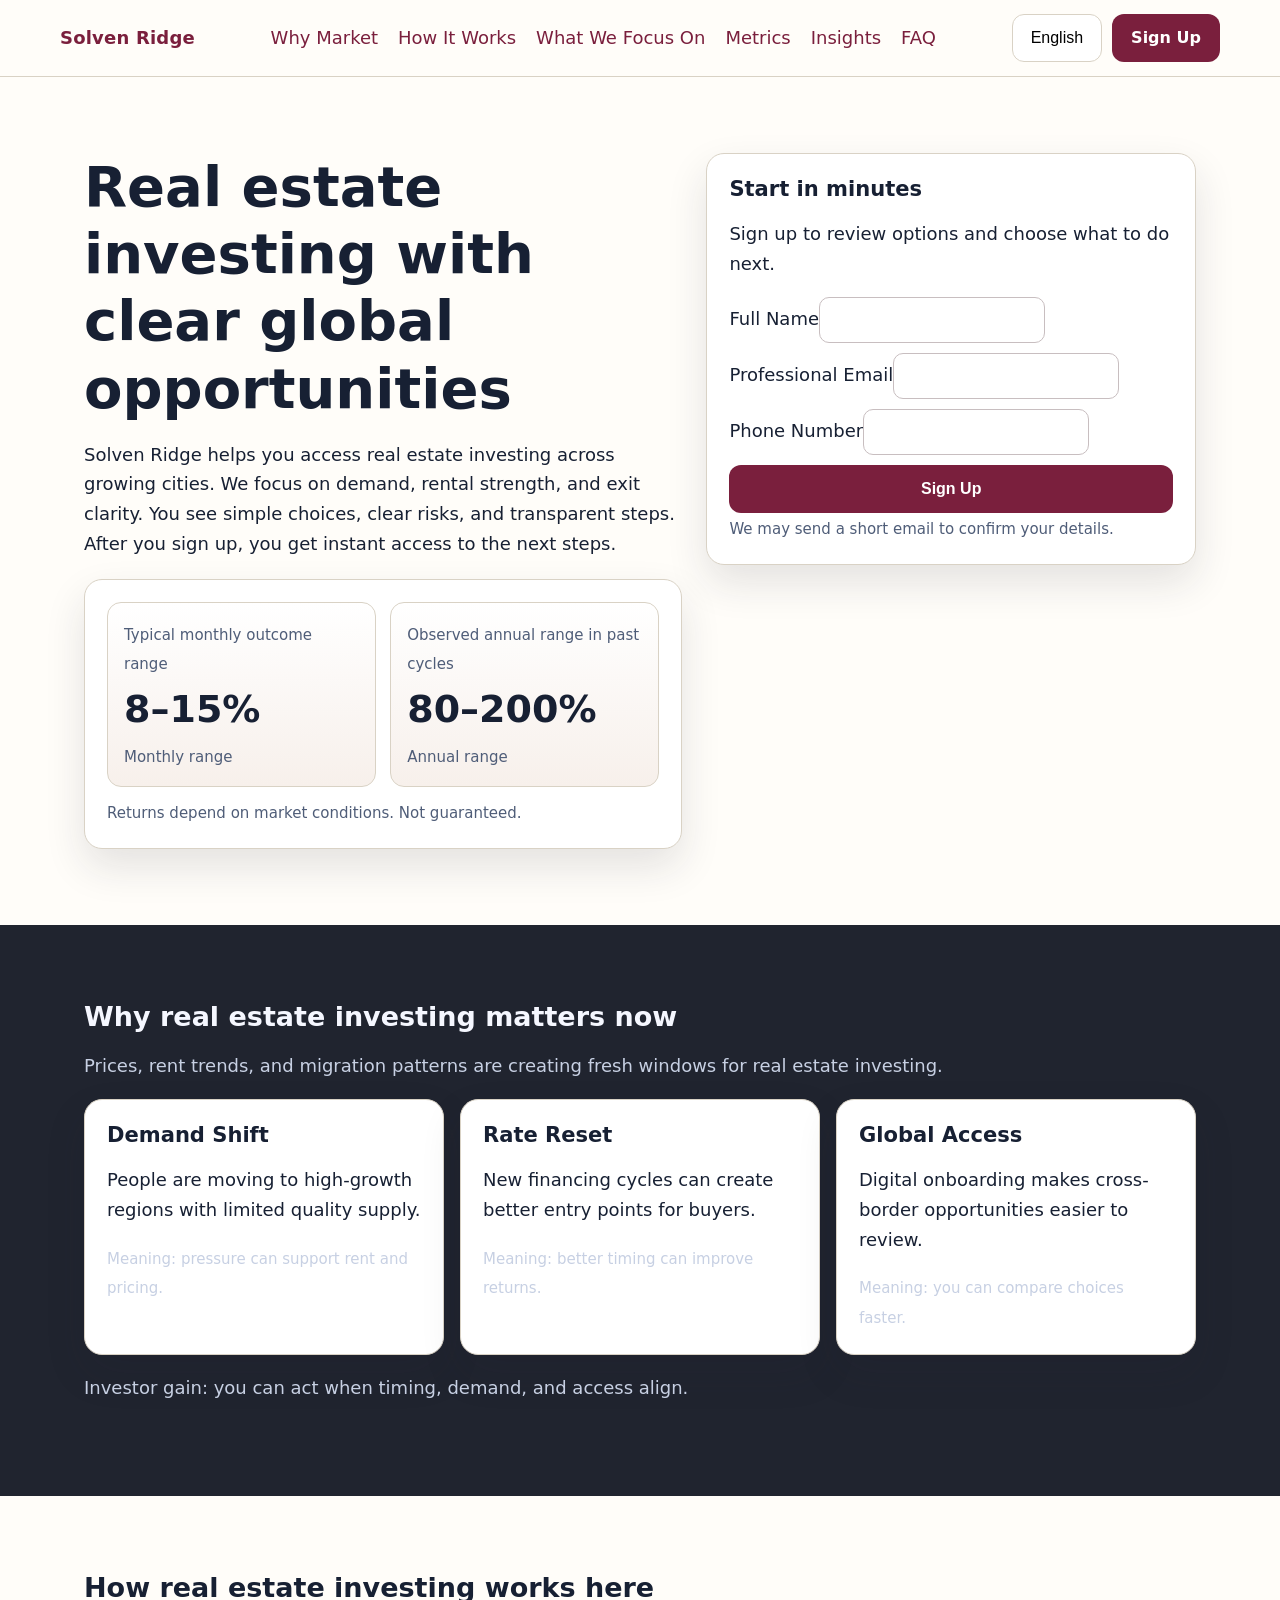
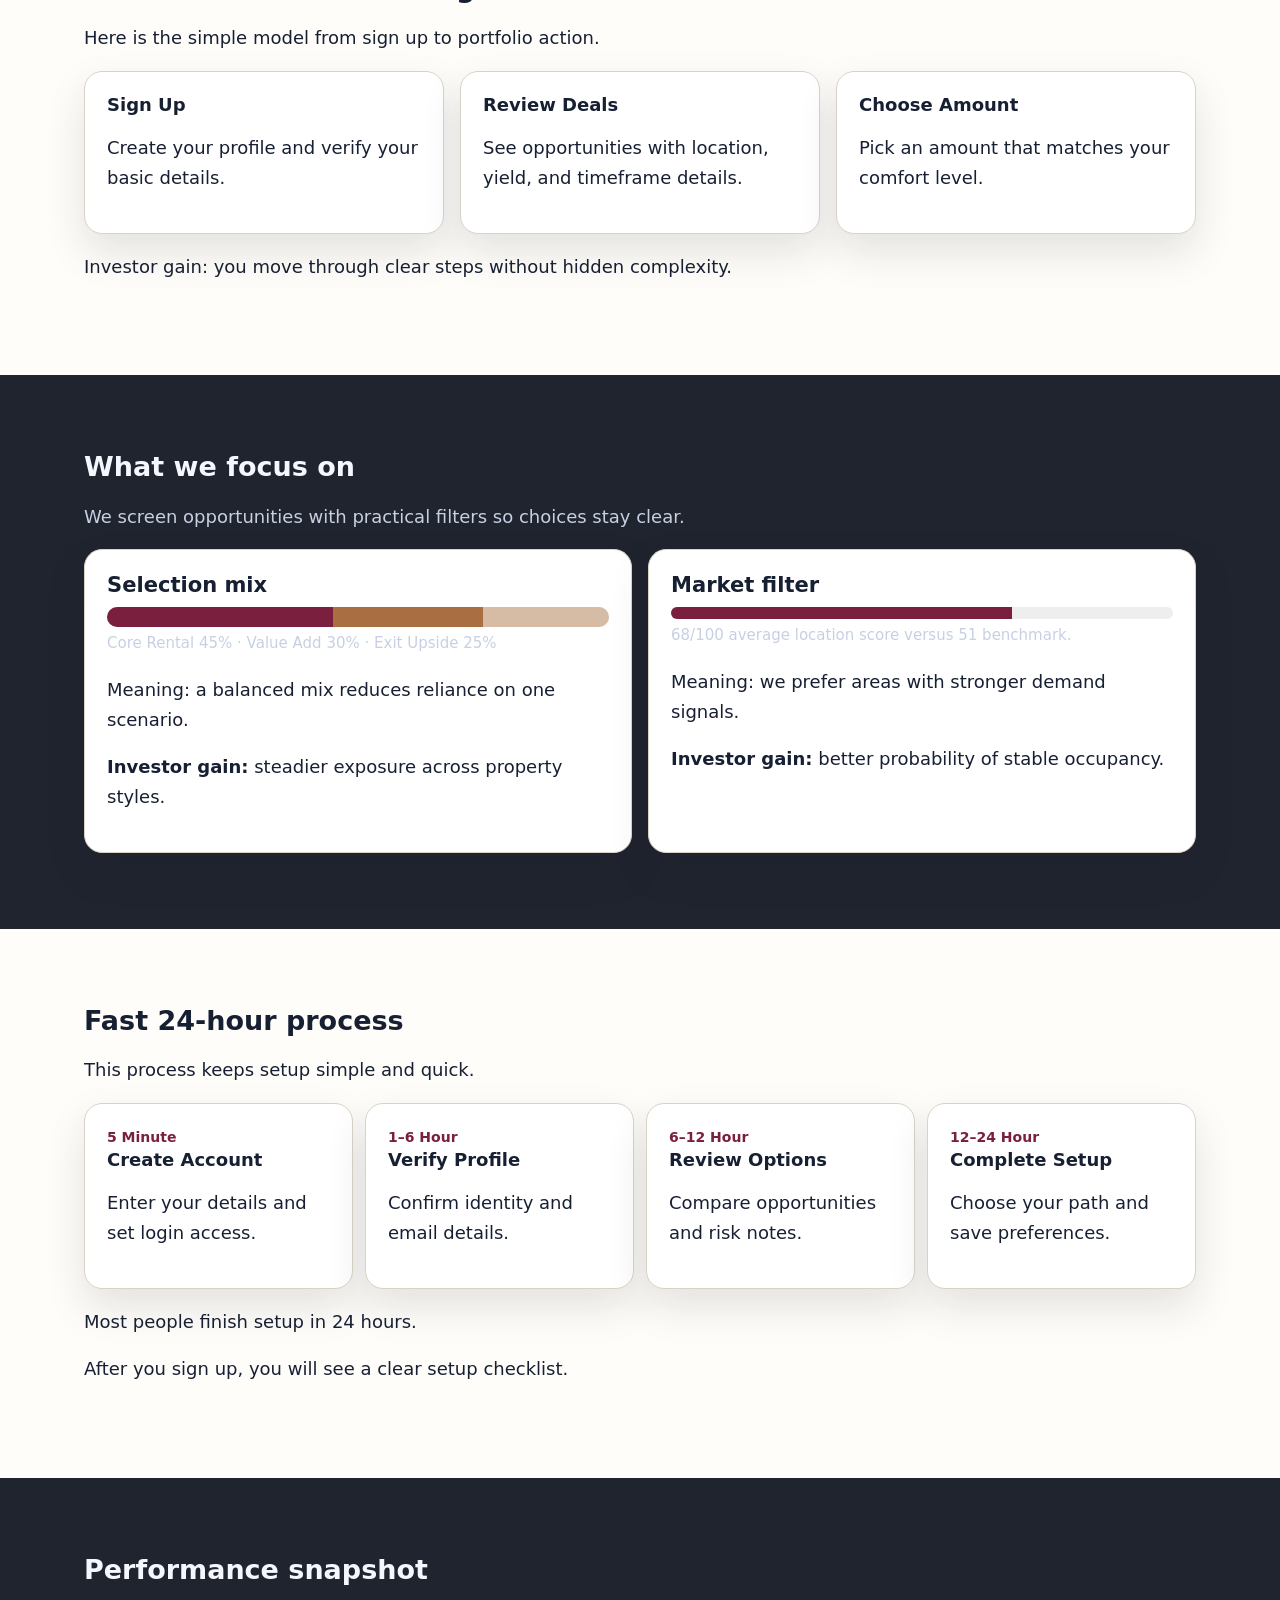
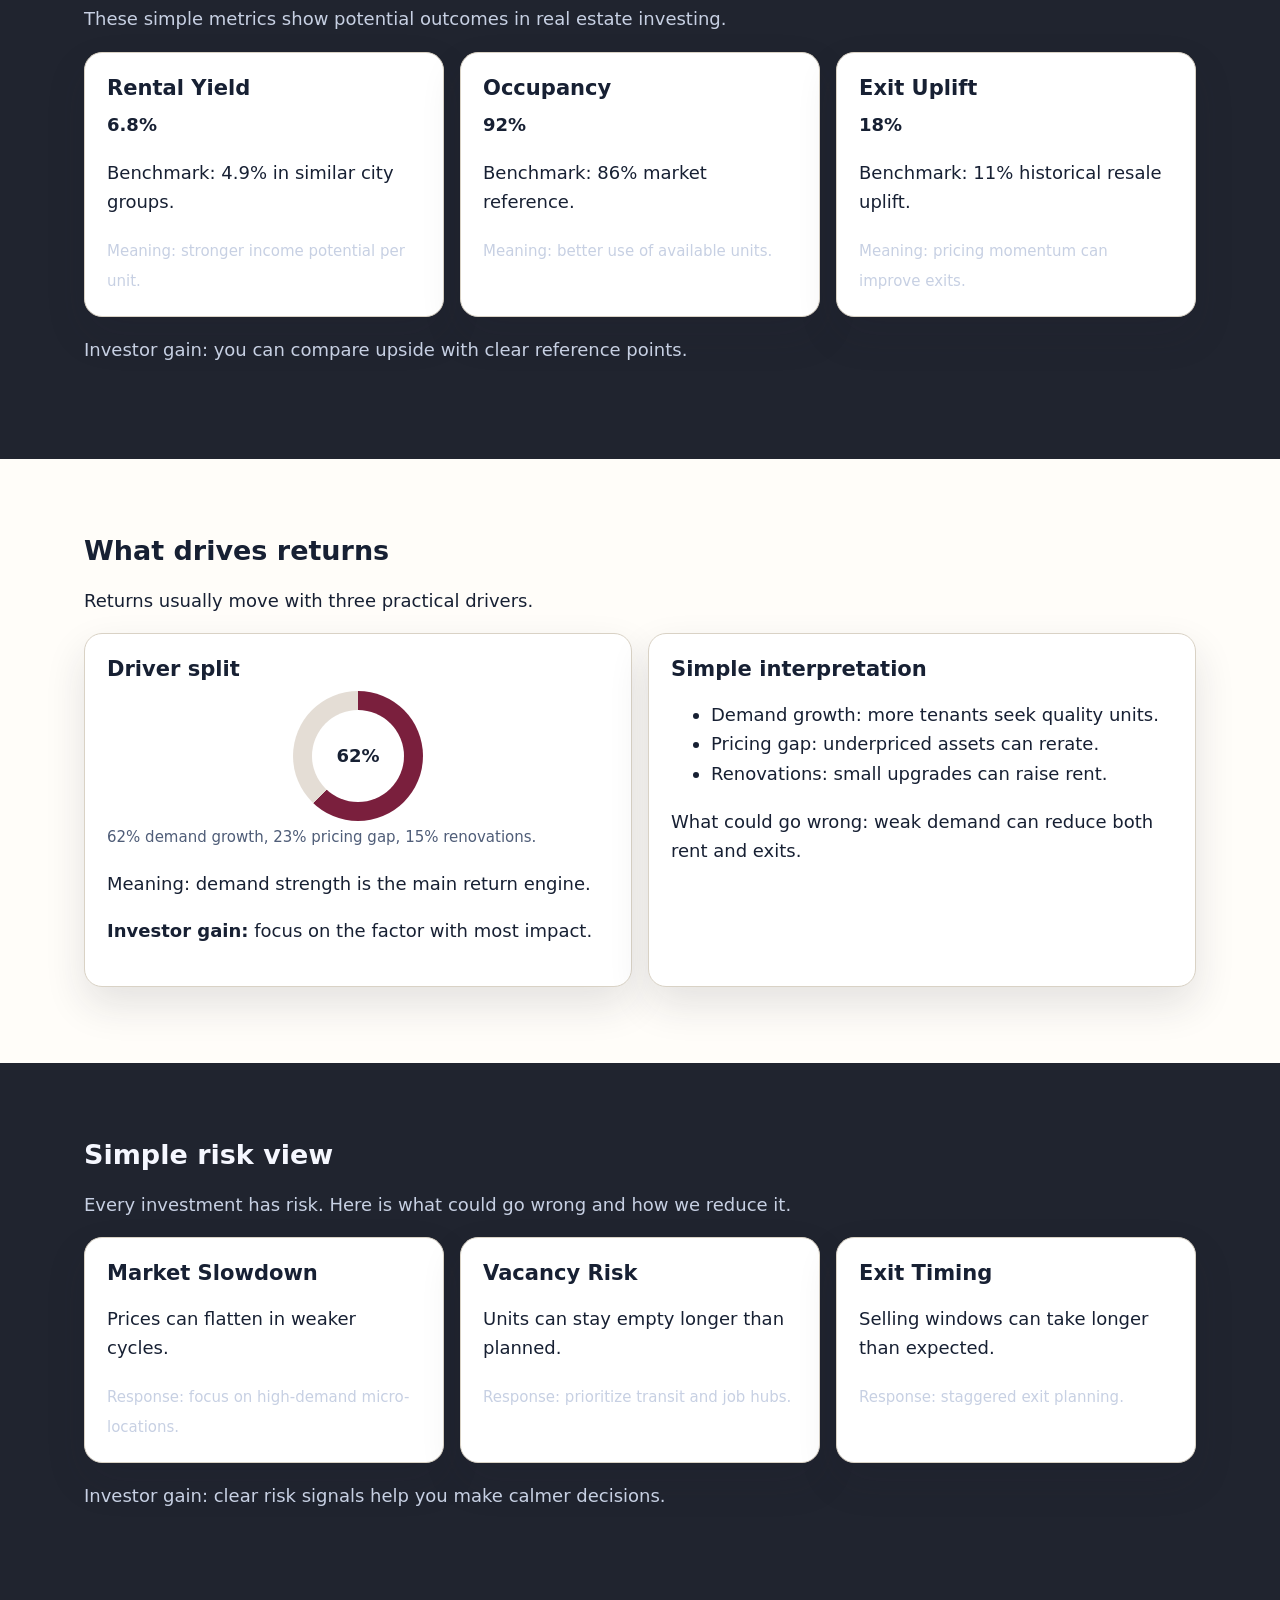
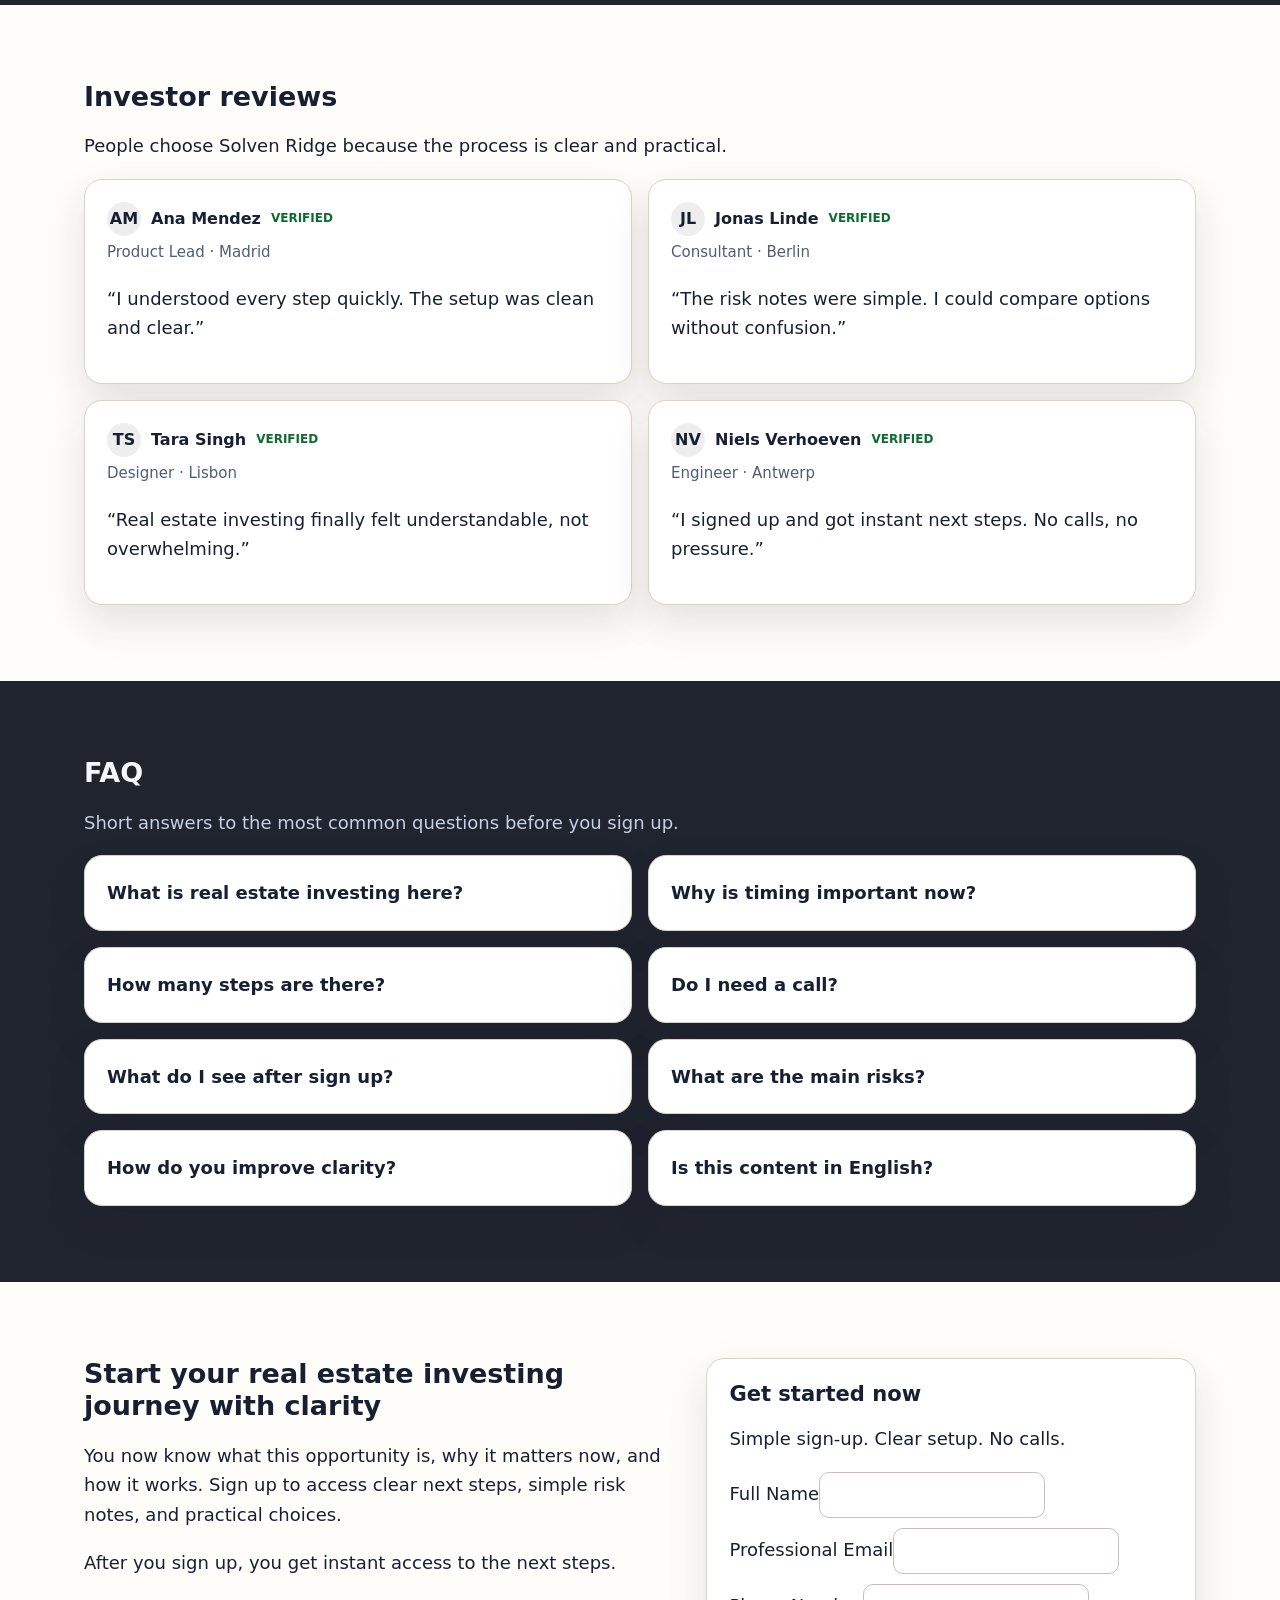
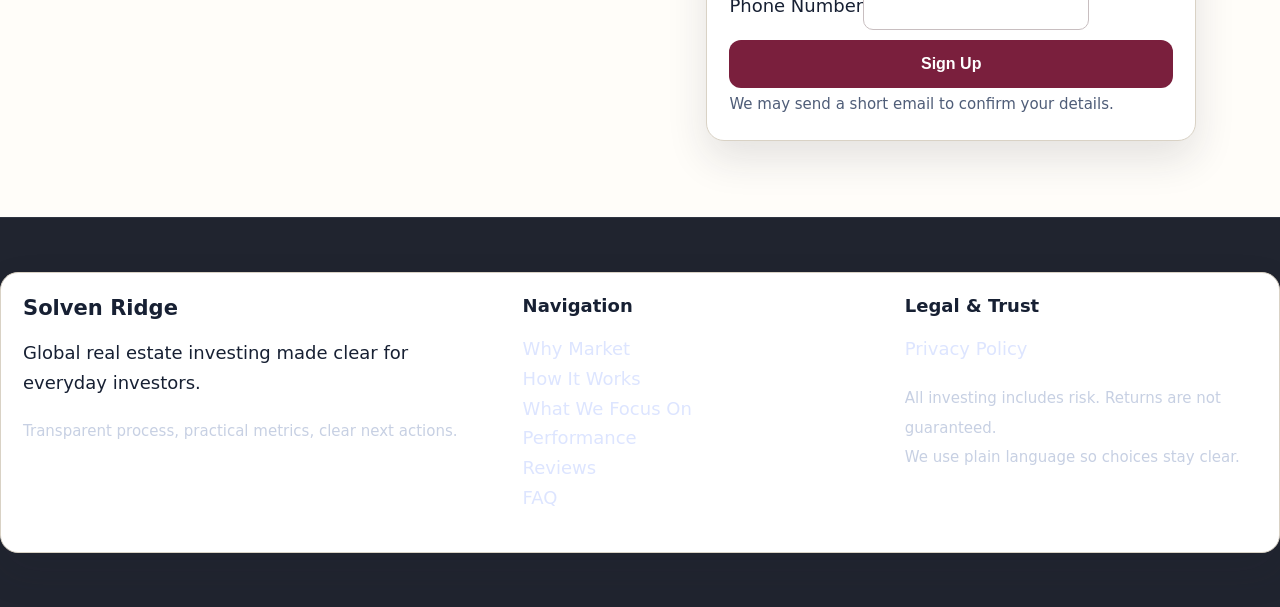
<file: index.html>
<!doctype html>
<html lang="en">
<head>
  <meta charset="UTF-8" />
  <meta name="viewport" content="width=device-width, initial-scale=1" />
  <title>Solven Ridge | Global Real Estate Investing Opportunities</title>
  <meta name="description" content="Explore global real estate investing opportunities with clear steps, risks, and investor-ready insights." />
  <link rel="canonical" href="https://solvenridge.com/index.html" />
  <link rel="alternate" hreflang="en" href="https://solvenridge.com/index.html" />
  <link rel="alternate" hreflang="de" href="https://solvenridge.com/de/index.html" />
  <link rel="alternate" hreflang="fr" href="https://solvenridge.com/fr/index.html" />
  <link rel="alternate" hreflang="es" href="https://solvenridge.com/es/index.html" />
  <link rel="alternate" hreflang="it" href="https://solvenridge.com/it/index.html" />
  <link rel="alternate" hreflang="tr" href="https://solvenridge.com/tr/index.html" />
  <link rel="alternate" hreflang="pt" href="https://solvenridge.com/pt/index.html" />
  <link rel="alternate" hreflang="ja" href="https://solvenridge.com/jp/index.html" />
  <link rel="alternate" hreflang="sk" href="https://solvenridge.com/sk/index.html" />
  <link rel="alternate" hreflang="nl-BE" href="https://solvenridge.com/be/index.html" />
  <meta property="og:title" content="Solven Ridge | Global Real Estate Investing Opportunities" />
  <meta property="og:description" content="Explore global real estate investing opportunities with clear steps, risks, and investor-ready insights." />
  <meta property="og:type" content="website" />
  <meta property="og:url" content="https://solvenridge.com/index.html" />
  <meta name="twitter:card" content="summary_large_image" />
  <meta name="twitter:title" content="Solven Ridge | Global Real Estate Investing Opportunities" />
  <meta name="twitter:description" content="Explore global real estate investing opportunities with clear steps, risks, and investor-ready insights." />
  <link rel="stylesheet" href="assets/style.css" />
  <script defer src="assets/app.js"></script>
</head>
<body>
<header class="site-header">
  <div class="container header-inner">
    <a class="brand" href="index.html">Solven Ridge</a>
    <nav class="desktop-nav" aria-label="Main navigation">
      <a href="#why">Why Market</a><a href="#model">How It Works</a><a href="#focus">What We Focus On</a><a href="#metrics">Metrics</a><a href="#insights">Insights</a><a href="#faq">FAQ</a>
    </nav>
    <div class="header-right">
      <div class="lang-wrap">
        <button class="lang-pill" data-lang-btn aria-label="Open language menu">English</button>
        <div class="lang-menu" data-lang-menu>
          <a href="index.html"><span class="flag"><svg viewBox="0 0 18 12" xmlns="http://www.w3.org/2000/svg"><rect width="18" height="12" fill="#012169"/></svg></span>English</a><a href="de/index.html"><span class="flag"><svg viewBox="0 0 18 12" xmlns="http://www.w3.org/2000/svg"><rect width="18" height="4" y="0" fill="#000"/><rect width="18" height="4" y="4" fill="#dd0000"/><rect width="18" height="4" y="8" fill="#ffce00"/></svg></span>Deutsch</a><a href="fr/index.html"><span class="flag"><svg viewBox="0 0 18 12" xmlns="http://www.w3.org/2000/svg"><rect width="6" height="12" fill="#0055a4"/><rect x="6" width="6" height="12" fill="#fff"/><rect x="12" width="6" height="12" fill="#ef4135"/></svg></span>Français</a><a href="es/index.html"><span class="flag"><svg viewBox="0 0 18 12" xmlns="http://www.w3.org/2000/svg"><rect width="18" height="12" fill="#aa151b"/><rect y="3" width="18" height="6" fill="#f1bf00"/></svg></span>Español</a><a href="it/index.html"><span class="flag"><svg viewBox="0 0 18 12" xmlns="http://www.w3.org/2000/svg"><rect width="6" height="12" fill="#009246"/><rect x="6" width="6" height="12" fill="#fff"/><rect x="12" width="6" height="12" fill="#ce2b37"/></svg></span>Italiano</a><a href="tr/index.html"><span class="flag"><svg viewBox="0 0 18 12" xmlns="http://www.w3.org/2000/svg"><rect width="18" height="12" fill="#e30a17"/></svg></span>Türkçe</a><a href="pt/index.html"><span class="flag"><svg viewBox="0 0 18 12" xmlns="http://www.w3.org/2000/svg"><rect width="7" height="12" fill="#006600"/><rect x="7" width="11" height="12" fill="#ff0000"/></svg></span>Português</a><a href="jp/index.html"><span class="flag"><svg viewBox="0 0 18 12" xmlns="http://www.w3.org/2000/svg"><rect width="18" height="12" fill="#fff"/><circle cx="9" cy="6" r="3" fill="#bc002d"/></svg></span>日本語</a><a href="sk/index.html"><span class="flag"><svg viewBox="0 0 18 12" xmlns="http://www.w3.org/2000/svg"><rect width="18" height="4" fill="#fff"/><rect y="4" width="18" height="4" fill="#0b4ea2"/><rect y="8" width="18" height="4" fill="#ee1c25"/></svg></span>Slovak</a><a href="be/index.html"><span class="flag"><svg viewBox="0 0 18 12" xmlns="http://www.w3.org/2000/svg"><rect width="6" height="12" fill="#000"/><rect x="6" width="6" height="12" fill="#ffd90c"/><rect x="12" width="6" height="12" fill="#ef3340"/></svg></span>Nederlands (BE)</a>
        </div>
      </div>
      <a class="btn" href="#signup">Sign Up</a>
      <button class="burger" data-burger aria-label="Open mobile menu" aria-expanded="false">☰</button>
    </div>
  </div>
</header>
<div class="backdrop" data-backdrop></div>
<aside class="drawer" data-drawer aria-hidden="true">
  <button class="lang-pill" data-drawer-close aria-label="Close menu">✕</button>
  <a href="#why">Why Market</a><a href="#model">How It Works</a><a href="#focus">What We Focus On</a><a href="#metrics">Metrics</a><a href="#insights">Insights</a><a href="#faq">FAQ</a>
  <div class="lang-wrap">
    <button class="lang-pill" data-lang-btn aria-label="Open language menu">English</button>
    <div class="lang-menu" data-lang-menu><a href="index.html"><span class="flag"><svg viewBox="0 0 18 12" xmlns="http://www.w3.org/2000/svg"><rect width="18" height="12" fill="#012169"/></svg></span>English</a><a href="de/index.html"><span class="flag"><svg viewBox="0 0 18 12" xmlns="http://www.w3.org/2000/svg"><rect width="18" height="4" y="0" fill="#000"/><rect width="18" height="4" y="4" fill="#dd0000"/><rect width="18" height="4" y="8" fill="#ffce00"/></svg></span>Deutsch</a><a href="fr/index.html"><span class="flag"><svg viewBox="0 0 18 12" xmlns="http://www.w3.org/2000/svg"><rect width="6" height="12" fill="#0055a4"/><rect x="6" width="6" height="12" fill="#fff"/><rect x="12" width="6" height="12" fill="#ef4135"/></svg></span>Français</a><a href="es/index.html"><span class="flag"><svg viewBox="0 0 18 12" xmlns="http://www.w3.org/2000/svg"><rect width="18" height="12" fill="#aa151b"/><rect y="3" width="18" height="6" fill="#f1bf00"/></svg></span>Español</a><a href="it/index.html"><span class="flag"><svg viewBox="0 0 18 12" xmlns="http://www.w3.org/2000/svg"><rect width="6" height="12" fill="#009246"/><rect x="6" width="6" height="12" fill="#fff"/><rect x="12" width="6" height="12" fill="#ce2b37"/></svg></span>Italiano</a><a href="tr/index.html"><span class="flag"><svg viewBox="0 0 18 12" xmlns="http://www.w3.org/2000/svg"><rect width="18" height="12" fill="#e30a17"/></svg></span>Türkçe</a><a href="pt/index.html"><span class="flag"><svg viewBox="0 0 18 12" xmlns="http://www.w3.org/2000/svg"><rect width="7" height="12" fill="#006600"/><rect x="7" width="11" height="12" fill="#ff0000"/></svg></span>Português</a><a href="jp/index.html"><span class="flag"><svg viewBox="0 0 18 12" xmlns="http://www.w3.org/2000/svg"><rect width="18" height="12" fill="#fff"/><circle cx="9" cy="6" r="3" fill="#bc002d"/></svg></span>日本語</a><a href="sk/index.html"><span class="flag"><svg viewBox="0 0 18 12" xmlns="http://www.w3.org/2000/svg"><rect width="18" height="4" fill="#fff"/><rect y="4" width="18" height="4" fill="#0b4ea2"/><rect y="8" width="18" height="4" fill="#ee1c25"/></svg></span>Slovak</a><a href="be/index.html"><span class="flag"><svg viewBox="0 0 18 12" xmlns="http://www.w3.org/2000/svg"><rect width="6" height="12" fill="#000"/><rect x="6" width="6" height="12" fill="#ffd90c"/><rect x="12" width="6" height="12" fill="#ef3340"/></svg></span>Nederlands (BE)</a></div>
  </div>
  <a class="btn" href="#signup">Sign Up</a>
</aside>

<main>
  <section class="section light hero" id="top">
    <div class="container hero-grid reveal">
      <div>
        <h1>Real estate investing with clear global opportunities</h1>
        <p>Solven Ridge helps you access real estate investing across growing cities. We focus on demand, rental strength, and exit clarity. You see simple choices, clear risks, and transparent steps. After you sign up, you get instant access to the next steps.</p>
        <div class="hero-panel performance">
          <div class="perf-box"><small>Typical monthly outcome range</small><strong>8–15%</strong><small>Monthly range</small></div>
          <div class="perf-box"><small>Observed annual range in past cycles</small><strong>80–200%</strong><small>Annual range</small></div>
          <small class="micro-copy" style="grid-column:1/-1">Returns depend on market conditions. Not guaranteed.</small>
        </div>
      </div>
      <div class="form-card" id="signup">
        <h3>Start in minutes</h3>
        <p>Sign up to review options and choose what to do next.</p>
        <form>
          <label>Full Name<input type="text" name="name" autocomplete="name" /></label>
          <label>Professional Email<input type="email" name="email" autocomplete="email" /></label>
          <label>Phone Number<input type="tel" name="phone" autocomplete="tel" /></label>
          <button class="btn" type="submit">Sign Up</button>
        </form>
        <small>We may send a short email to confirm your details.</small>
      </div>
    </div>
  </section>

  <section class="section dark" id="why"><div class="container reveal"><h2>Why real estate investing matters now</h2><p>Prices, rent trends, and migration patterns are creating fresh windows for real estate investing.</p><div class="grid-3"><article class="card"><h3>Demand Shift</h3><p>People are moving to high-growth regions with limited quality supply.</p><small>Meaning: pressure can support rent and pricing.</small></article><article class="card"><h3>Rate Reset</h3><p>New financing cycles can create better entry points for buyers.</p><small>Meaning: better timing can improve returns.</small></article><article class="card"><h3>Global Access</h3><p>Digital onboarding makes cross-border opportunities easier to review.</p><small>Meaning: you can compare choices faster.</small></article></div><p>Investor gain: you can act when timing, demand, and access align.</p></div></section>

  <section class="section light" id="model"><div class="container reveal"><h2>How real estate investing works here</h2><p>Here is the simple model from sign up to portfolio action.</p><div class="grid-3"><article class="process-card"><h3>Sign Up</h3><p>Create your profile and verify your basic details.</p></article><article class="process-card"><h3>Review Deals</h3><p>See opportunities with location, yield, and timeframe details.</p></article><article class="process-card"><h3>Choose Amount</h3><p>Pick an amount that matches your comfort level.</p></article></div><p>Investor gain: you move through clear steps without hidden complexity.</p></div></section>

  <section class="section dark" id="focus"><div class="container reveal"><h2>What we focus on</h2><p>We screen opportunities with practical filters so choices stay clear.</p><div class="grid-2"><article class="visual-card"><h3>Selection mix</h3><div class="stack"><span style="width:45%;background:#7a1f3d"></span><span style="width:30%;background:#a96f42"></span><span style="width:25%;background:#d6bca4"></span></div><small>Core Rental 45% · Value Add 30% · Exit Upside 25%</small><p>Meaning: a balanced mix reduces reliance on one scenario.</p><p><strong>Investor gain:</strong> steadier exposure across property styles.</p></article><article class="visual-card"><h3>Market filter</h3><div class="bar"><span style="width:68%;background:var(--accent)"></span></div><small>68/100 average location score versus 51 benchmark.</small><p>Meaning: we prefer areas with stronger demand signals.</p><p><strong>Investor gain:</strong> better probability of stable occupancy.</p></article></div></div></section>

  <section class="section light" id="process"><div class="container reveal"><h2>Fast 24-hour process</h2><p>This process keeps setup simple and quick.</p><div class="process-grid"><article class="process-card"><div class="time">5 Minute</div><h3>Create Account</h3><p>Enter your details and set login access.</p></article><article class="process-card"><div class="time">1–6 Hour</div><h3>Verify Profile</h3><p>Confirm identity and email details.</p></article><article class="process-card"><div class="time">6–12 Hour</div><h3>Review Options</h3><p>Compare opportunities and risk notes.</p></article><article class="process-card"><div class="time">12–24 Hour</div><h3>Complete Setup</h3><p>Choose your path and save preferences.</p></article></div><p>Most people finish setup in 24 hours.</p><p>After you sign up, you will see a clear setup checklist.</p></div></section>

  <section class="section dark" id="metrics"><div class="container reveal"><h2>Performance snapshot</h2><p>These simple metrics show potential outcomes in real estate investing.</p><div class="grid-3"><article class="kpi-card"><h3>Rental Yield</h3><strong>6.8%</strong><p>Benchmark: 4.9% in similar city groups.</p><small>Meaning: stronger income potential per unit.</small></article><article class="kpi-card"><h3>Occupancy</h3><strong>92%</strong><p>Benchmark: 86% market reference.</p><small>Meaning: better use of available units.</small></article><article class="kpi-card"><h3>Exit Uplift</h3><strong>18%</strong><p>Benchmark: 11% historical resale uplift.</p><small>Meaning: pricing momentum can improve exits.</small></article></div><p>Investor gain: you can compare upside with clear reference points.</p></div></section>

  <section class="section light" id="insights"><div class="container reveal"><h2>What drives returns</h2><p>Returns usually move with three practical drivers.</p><div class="grid-2"><article class="chart-panel"><h3>Driver split</h3><div class="ring"></div><small>62% demand growth, 23% pricing gap, 15% renovations.</small><p>Meaning: demand strength is the main return engine.</p><p><strong>Investor gain:</strong> focus on the factor with most impact.</p></article><article class="info-panel"><h3>Simple interpretation</h3><ul><li>Demand growth: more tenants seek quality units.</li><li>Pricing gap: underpriced assets can rerate.</li><li>Renovations: small upgrades can raise rent.</li></ul><p>What could go wrong: weak demand can reduce both rent and exits.</p></article></div></div></section>

  <section class="section dark" id="risk"><div class="container reveal"><h2>Simple risk view</h2><p>Every investment has risk. Here is what could go wrong and how we reduce it.</p><div class="grid-3"><article class="metric-card"><h3>Market Slowdown</h3><p>Prices can flatten in weaker cycles.</p><small>Response: focus on high-demand micro-locations.</small></article><article class="metric-card"><h3>Vacancy Risk</h3><p>Units can stay empty longer than planned.</p><small>Response: prioritize transit and job hubs.</small></article><article class="metric-card"><h3>Exit Timing</h3><p>Selling windows can take longer than expected.</p><small>Response: staggered exit planning.</small></article></div><p>Investor gain: clear risk signals help you make calmer decisions.</p></div></section>

  <section class="section light" id="reviews"><div class="container reveal"><h2>Investor reviews</h2><p>People choose Solven Ridge because the process is clear and practical.</p><div class="grid-2"><article class="review-card"><div class="review-head"><div class="avatar">AM</div><strong>Ana Mendez</strong><span class="verified">VERIFIED</span></div><small>Product Lead · Madrid</small><p>“I understood every step quickly. The setup was clean and clear.”</p></article><article class="review-card"><div class="review-head"><div class="avatar">JL</div><strong>Jonas Linde</strong><span class="verified">VERIFIED</span></div><small>Consultant · Berlin</small><p>“The risk notes were simple. I could compare options without confusion.”</p></article><article class="review-card"><div class="review-head"><div class="avatar">TS</div><strong>Tara Singh</strong><span class="verified">VERIFIED</span></div><small>Designer · Lisbon</small><p>“Real estate investing finally felt understandable, not overwhelming.”</p></article><article class="review-card"><div class="review-head"><div class="avatar">NV</div><strong>Niels Verhoeven</strong><span class="verified">VERIFIED</span></div><small>Engineer · Antwerp</small><p>“I signed up and got instant next steps. No calls, no pressure.”</p></article></div></div></section>

  <section class="section dark" id="faq"><div class="container reveal"><h2>FAQ</h2><p>Short answers to the most common questions before you sign up.</p><div class="grid-2"><details class="faq-item"><summary>What is real estate investing here?</summary><p>You invest in selected property opportunities across global growth markets.</p></details><details class="faq-item"><summary>Why is timing important now?</summary><p>Demand shifts and pricing resets can create better entry windows.</p></details><details class="faq-item"><summary>How many steps are there?</summary><p>Sign up, verify, review options, and complete setup.</p></details><details class="faq-item"><summary>Do I need a call?</summary><p>No. The journey is online and self-guided.</p></details><details class="faq-item"><summary>What do I see after sign up?</summary><p>After you sign up, you can review the options and choose what to do next.</p></details><details class="faq-item"><summary>What are the main risks?</summary><p>Market slowdown, vacancy changes, and exit timing variation.</p></details><details class="faq-item"><summary>How do you improve clarity?</summary><p>We show plain-language metrics, benchmarks, and risk notes.</p></details><details class="faq-item"><summary>Is this content in English?</summary><p>Yes. All pages and forms are English for consistency.</p></details></div></div></section>

  <section class="section light" id="final"><div class="container hero-grid reveal"><div><h2>Start your real estate investing journey with clarity</h2><p>You now know what this opportunity is, why it matters now, and how it works. Sign up to access clear next steps, simple risk notes, and practical choices.</p><p>After you sign up, you get instant access to the next steps.</p></div><div class="form-card"><h3>Get started now</h3><p>Simple sign-up. Clear setup. No calls.</p><form><label>Full Name<input type="text" /></label><label>Professional Email<input type="email" /></label><label>Phone Number<input type="tel" /></label><button class="btn" type="submit">Sign Up</button></form><small>We may send a short email to confirm your details.</small></div></div></section>
</main>

<footer class="footer section dark"><div class="container footer-inner footer-panel"><div><h3>Solven Ridge</h3><p>Global real estate investing made clear for everyday investors.</p><small>Transparent process, practical metrics, clear next actions.</small></div><div><h4>Navigation</h4><p><a href="#why">Why Market</a><br><a href="#model">How It Works</a><br><a href="#focus">What We Focus On</a><br><a href="#metrics">Performance</a><br><a href="#reviews">Reviews</a><br><a href="#faq">FAQ</a></p></div><div><h4>Legal & Trust</h4><p><a href="#" data-open-policy>Privacy Policy</a></p><small>All investing includes risk. Returns are not guaranteed.</small><br><small>We use plain language so choices stay clear.</small></div></div></footer>

<div class="backdrop" hidden data-modal>
  <div class="container" style="padding-top:40px;padding-bottom:40px">
    <div class="form-card" role="dialog" aria-modal="true" aria-label="Privacy Policy">
      <button class="lang-pill" data-close-policy aria-label="Close privacy modal" style="float:right">✕</button>
      <h3>Privacy Policy</h3>
      <p><strong>Introduction:</strong> We explain what data we collect and why.</p>
      <p><strong>Data collection:</strong> We collect name, email, phone, and website usage data.</p>
      <p><strong>Legal basis:</strong> We process data for consent, service delivery, and legal duties.</p>
      <p><strong>Cookies:</strong> Cookies help site performance and basic analytics.</p>
      <p><strong>Retention:</strong> We keep data only as long as needed.</p>
      <p><strong>Third-party sharing:</strong> We share only with secure service providers when required.</p>
      <p><strong>Security:</strong> We use technical controls to protect your information.</p>
      <p><strong>User rights:</strong> You may request access, edits, deletion, or export.</p>
      <p><strong>International transfers:</strong> Data may move across countries with safeguards.</p>
      <p><strong>Industry risk disclosure:</strong> Investing can lose value and outcomes can vary.</p>
      <p><strong>Contact:</strong> privacy@solvenridge.com</p>
      <button class="lang-pill" data-close-policy>Close</button>
    </div>
  </div>
</div>

<script type="application/ld+json">{"@context":"https://schema.org","@type":"Organization","name":"Solven Ridge","url":"https://solvenridge.com"}</script>
<script type="application/ld+json">{"@context":"https://schema.org","@type":"WebSite","name":"Solven Ridge","url":"https://solvenridge.com"}</script>
<script type="application/ld+json">{"@context":"https://schema.org","@type":"FAQPage","mainEntity":[{"@type":"Question","name":"What is real estate investing here?","acceptedAnswer":{"@type":"Answer","text":"You invest in selected property opportunities across global growth markets."}},{"@type":"Question","name":"Do I need a call?","acceptedAnswer":{"@type":"Answer","text":"No. The journey is online and self-guided."}}]}</script>
<script type="application/ld+json">{"@context":"https://schema.org","@type":"Review","author":{"@type":"Person","name":"Ana Mendez"},"reviewBody":"I understood every step quickly.","reviewRating":{"@type":"Rating","ratingValue":"5"}}</script>
</body>
</html>
</file>
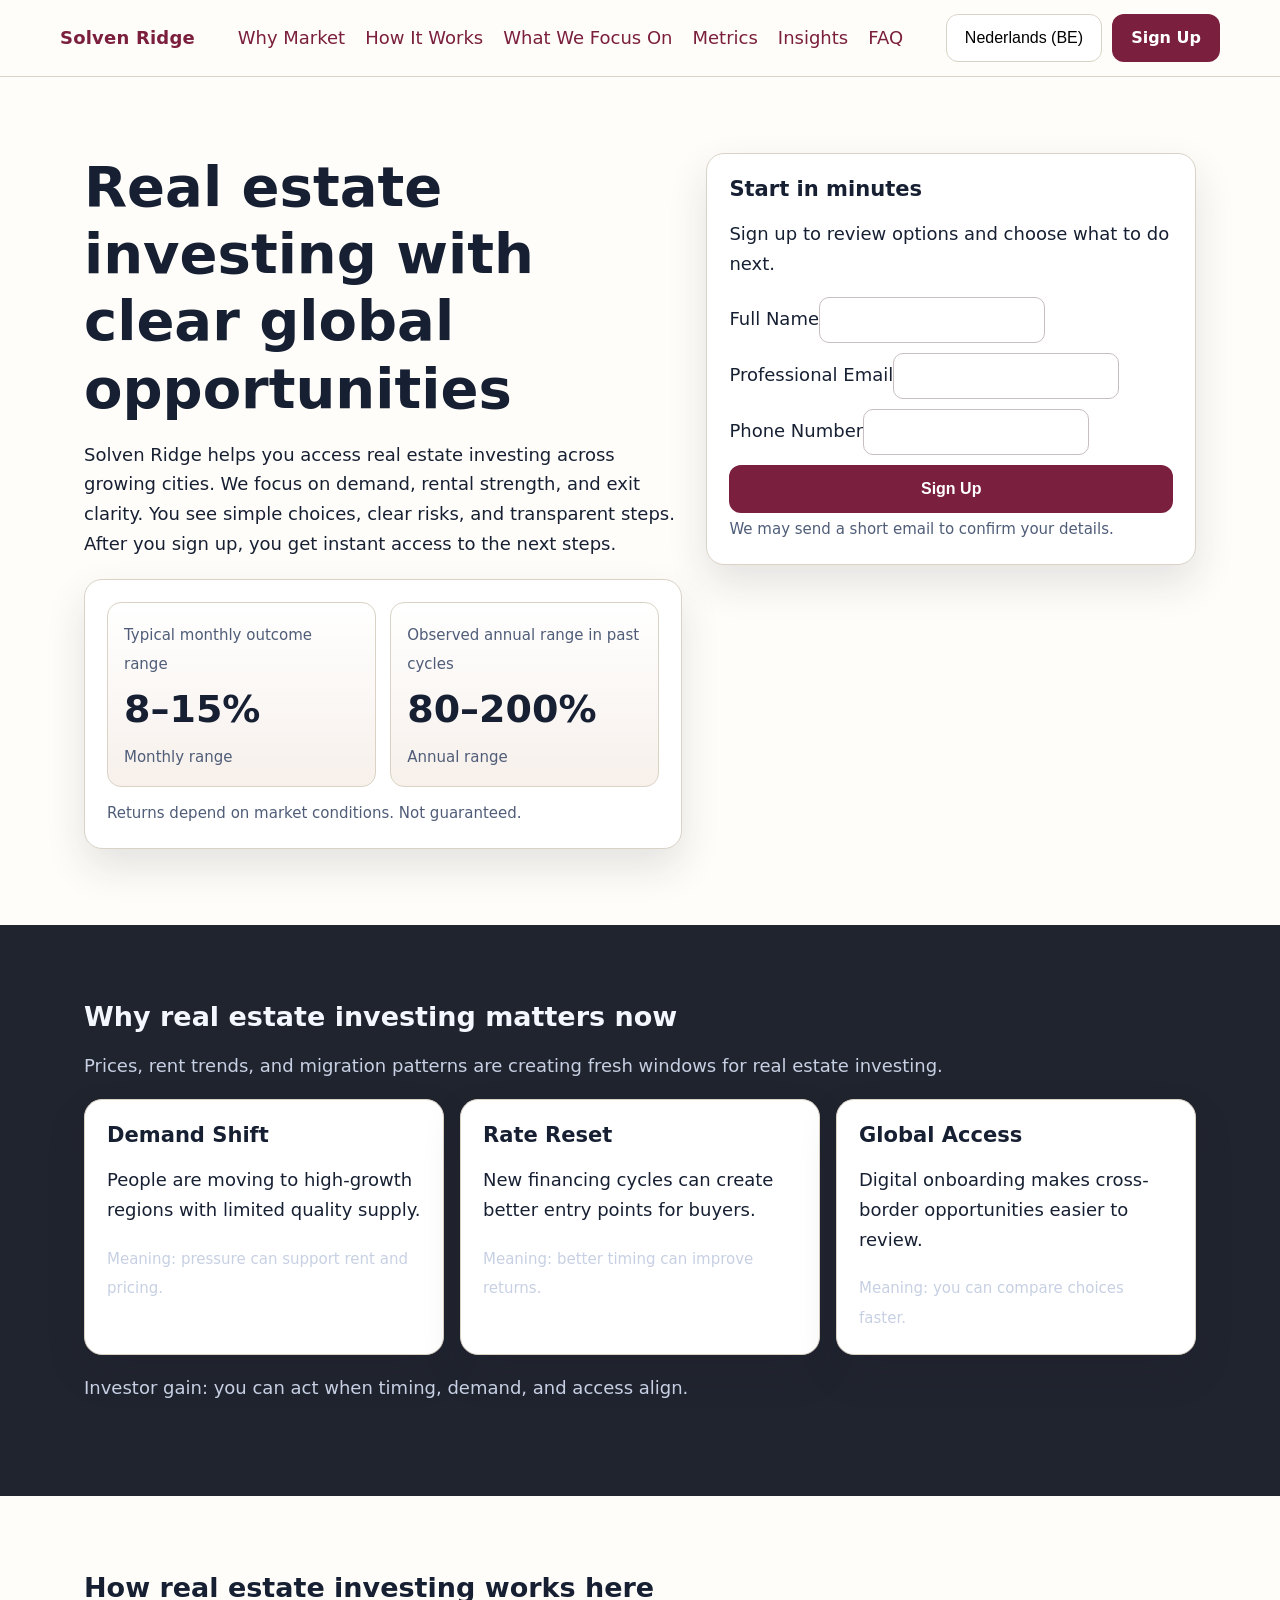
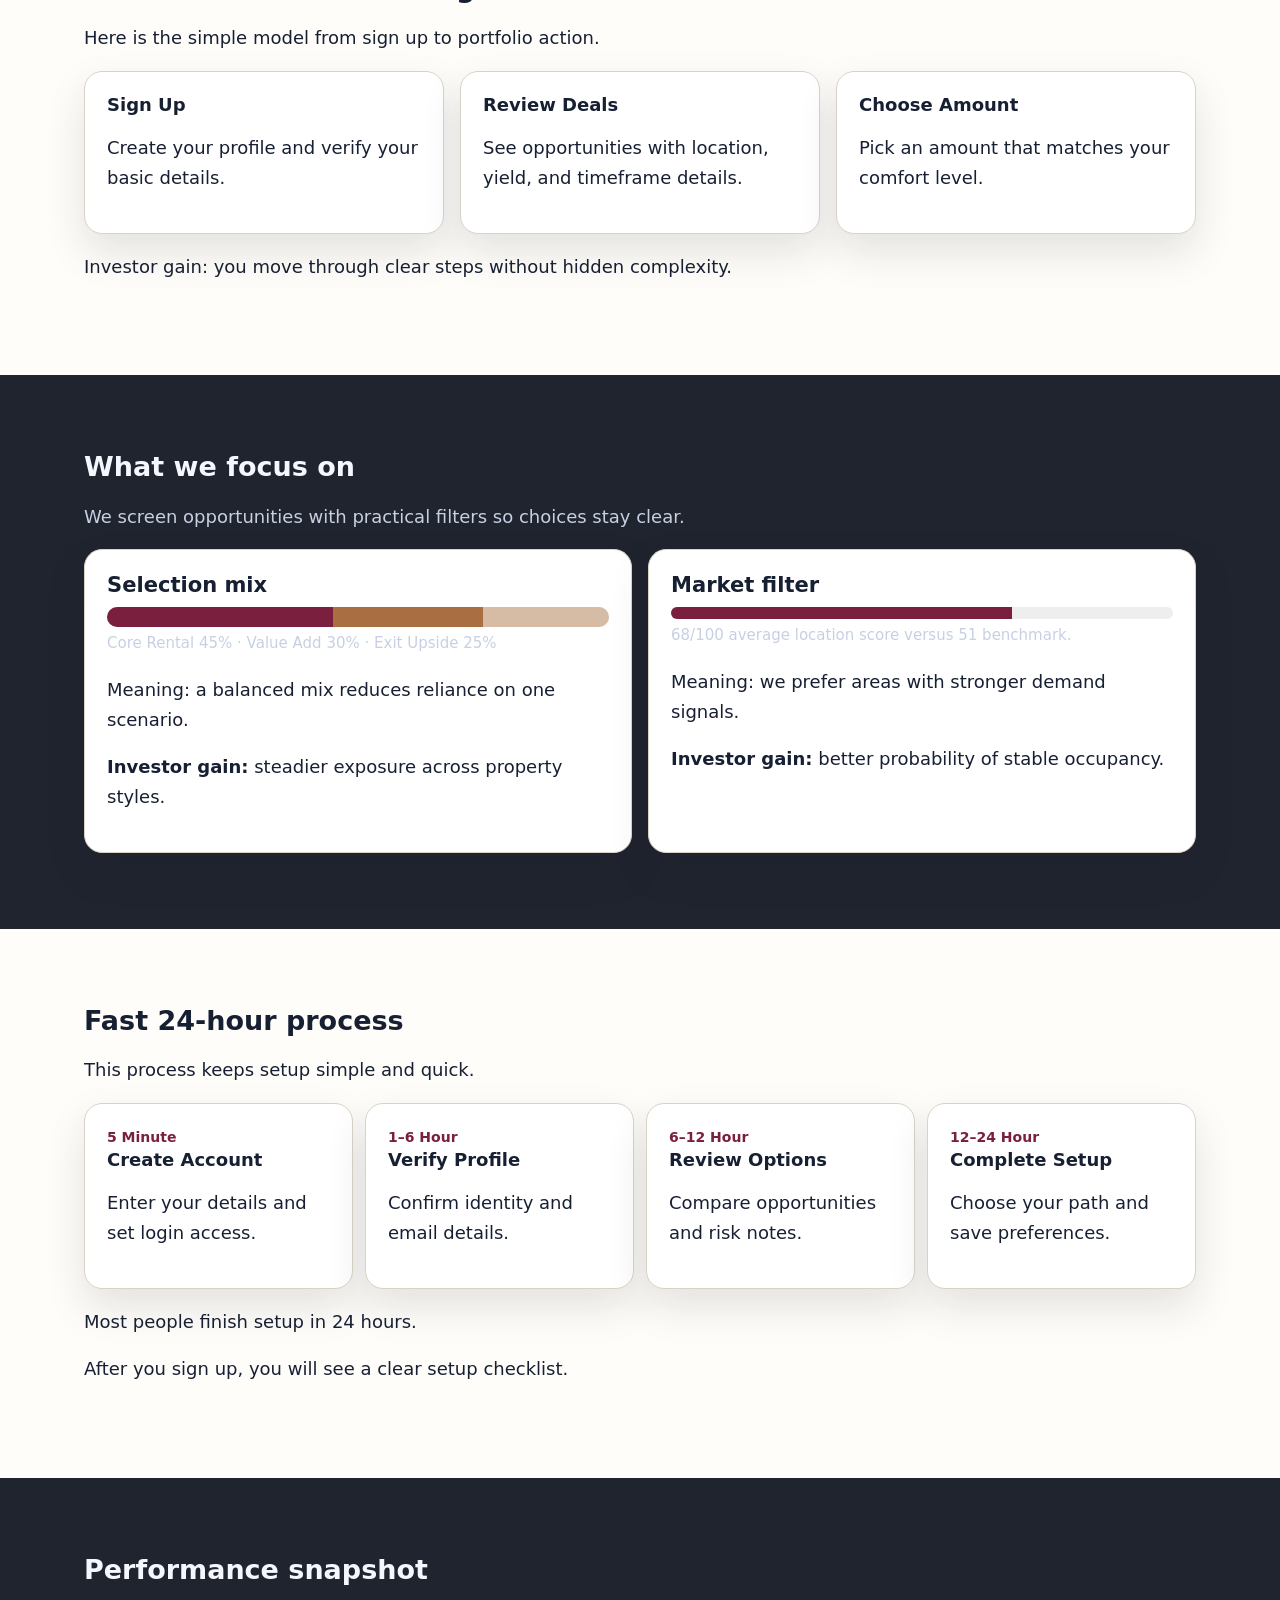
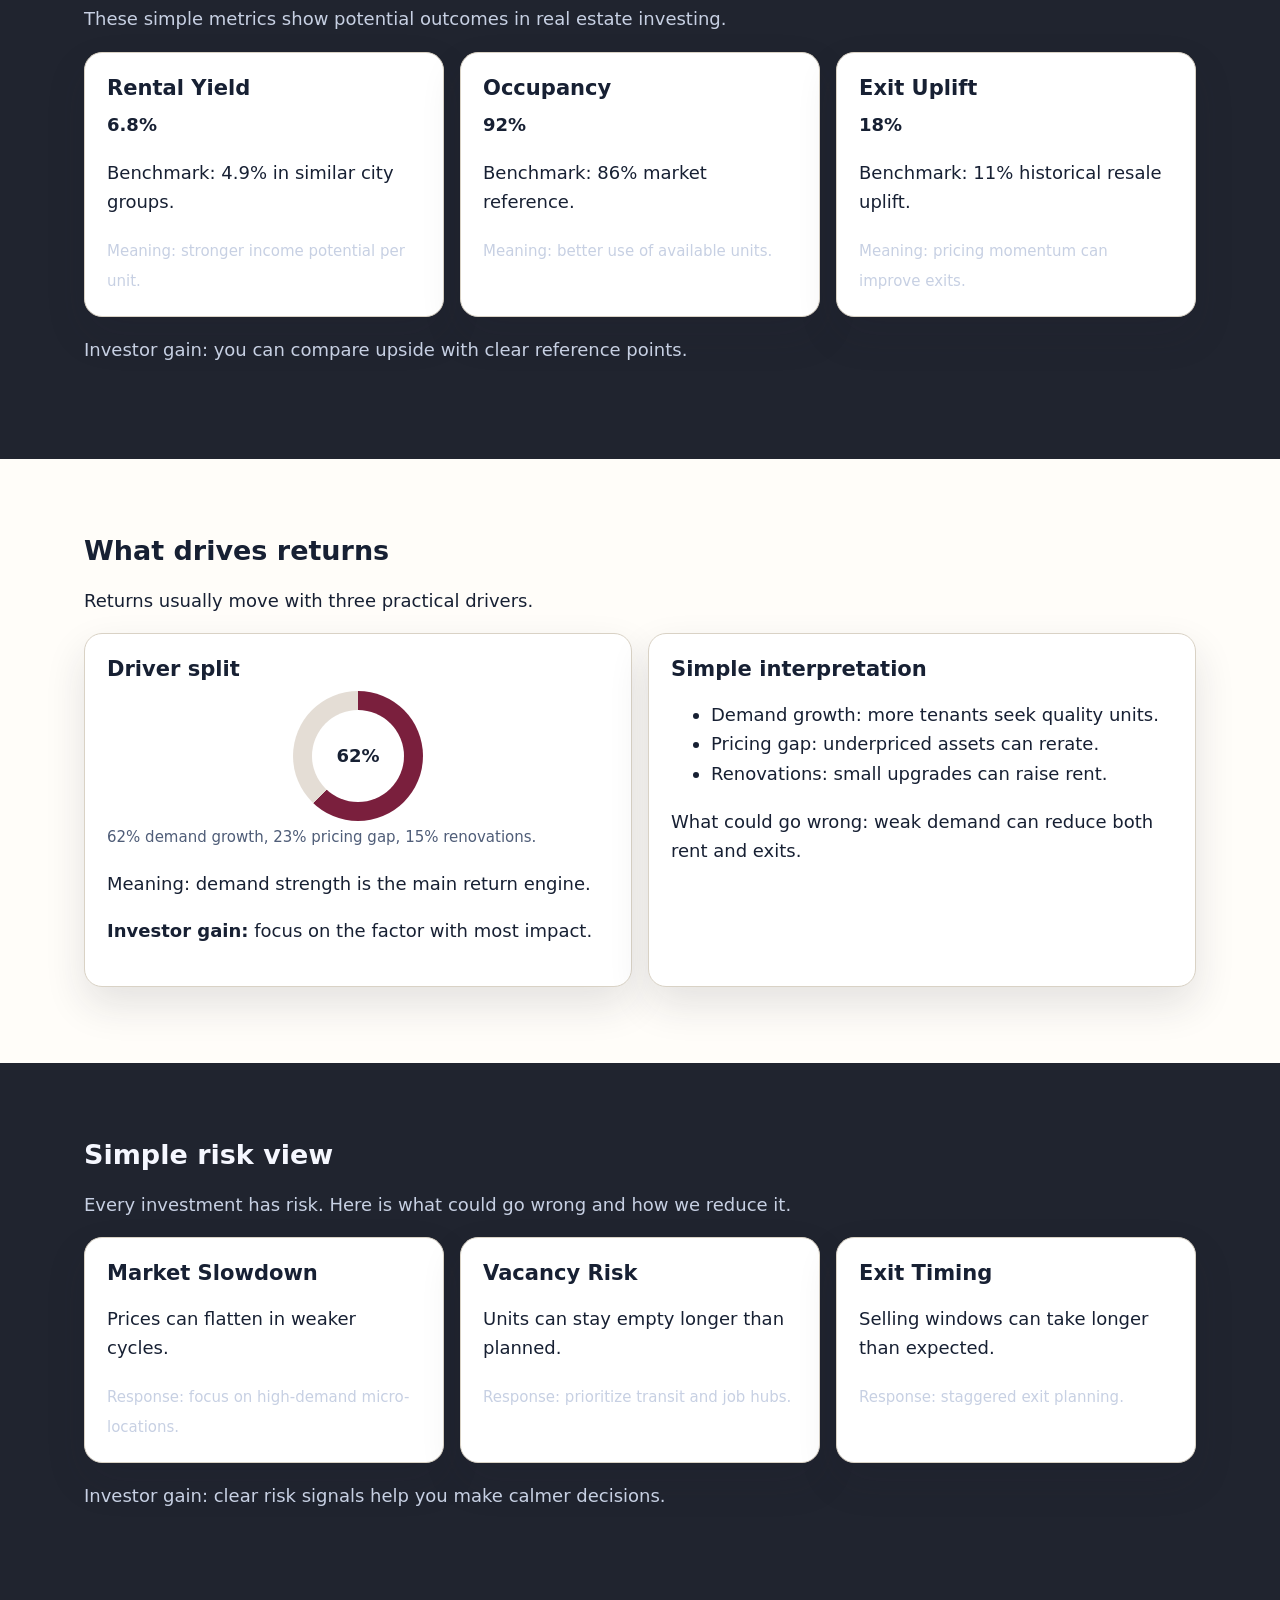
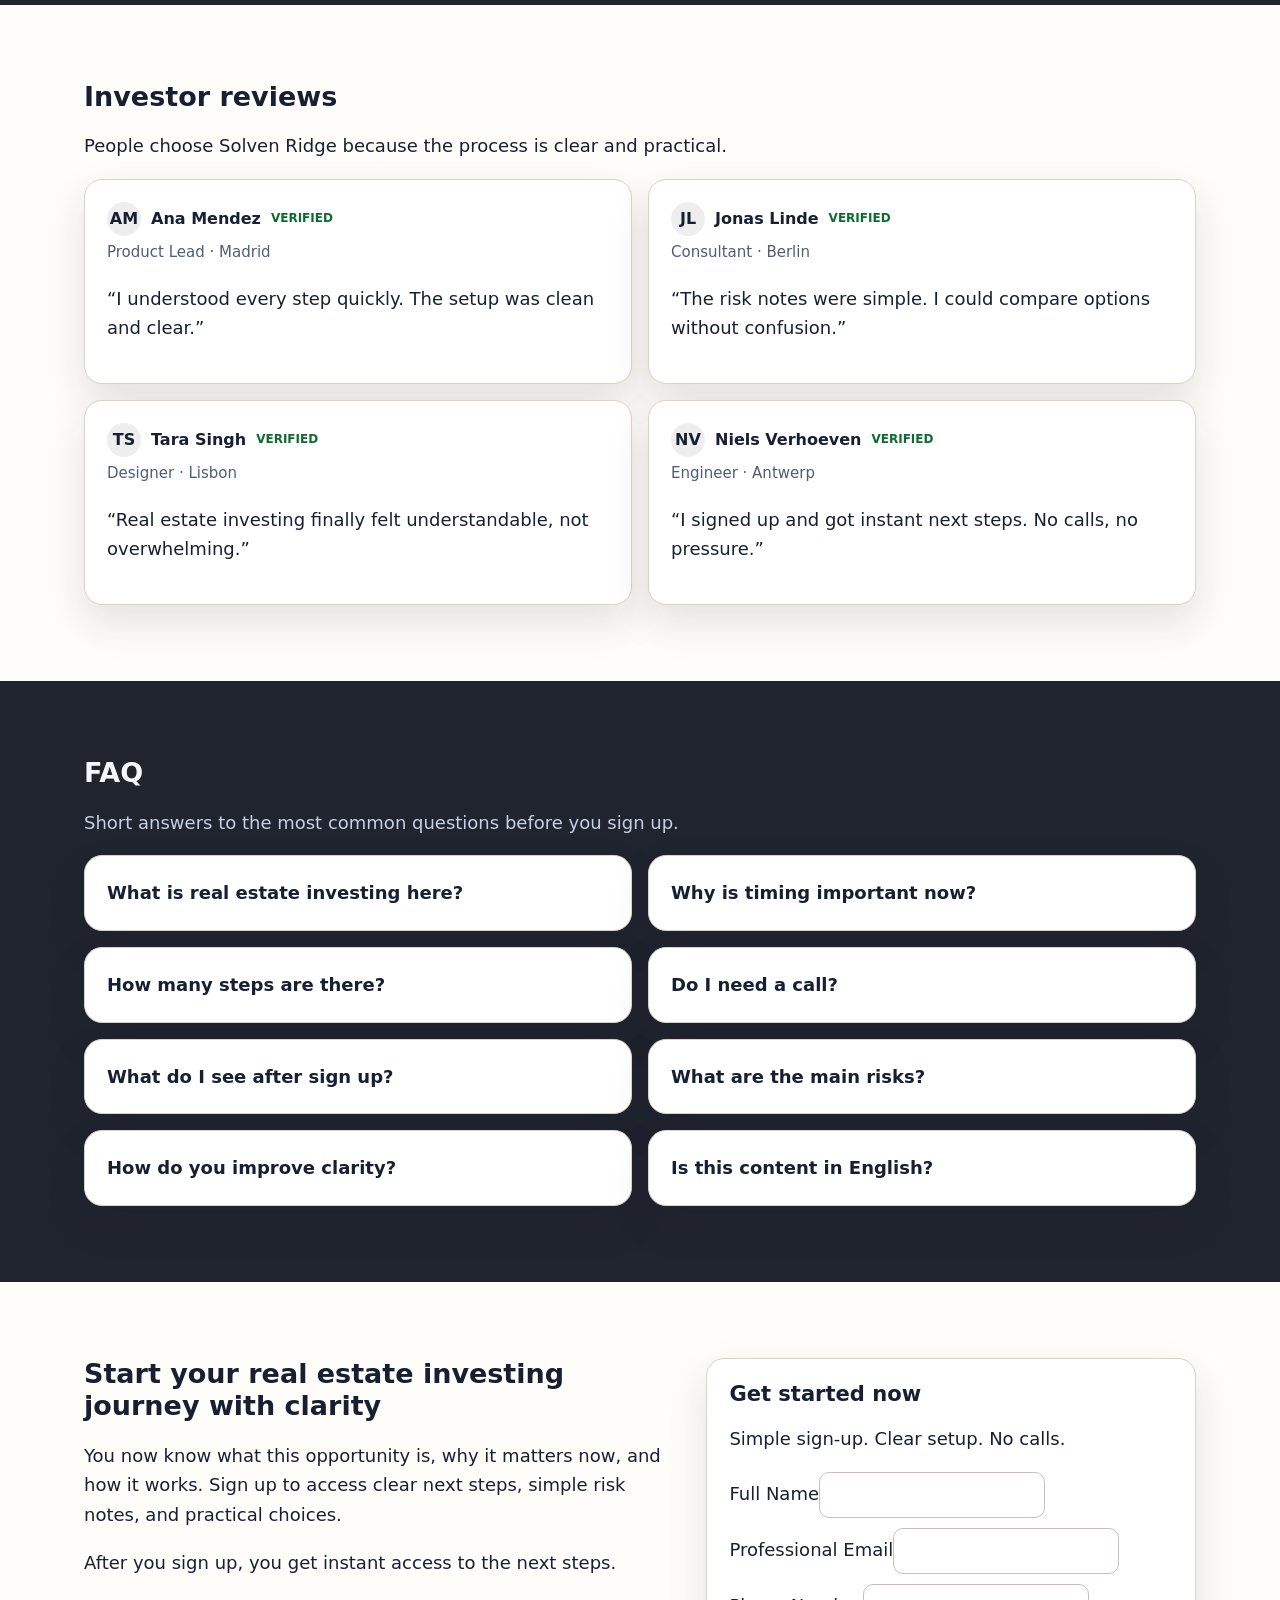
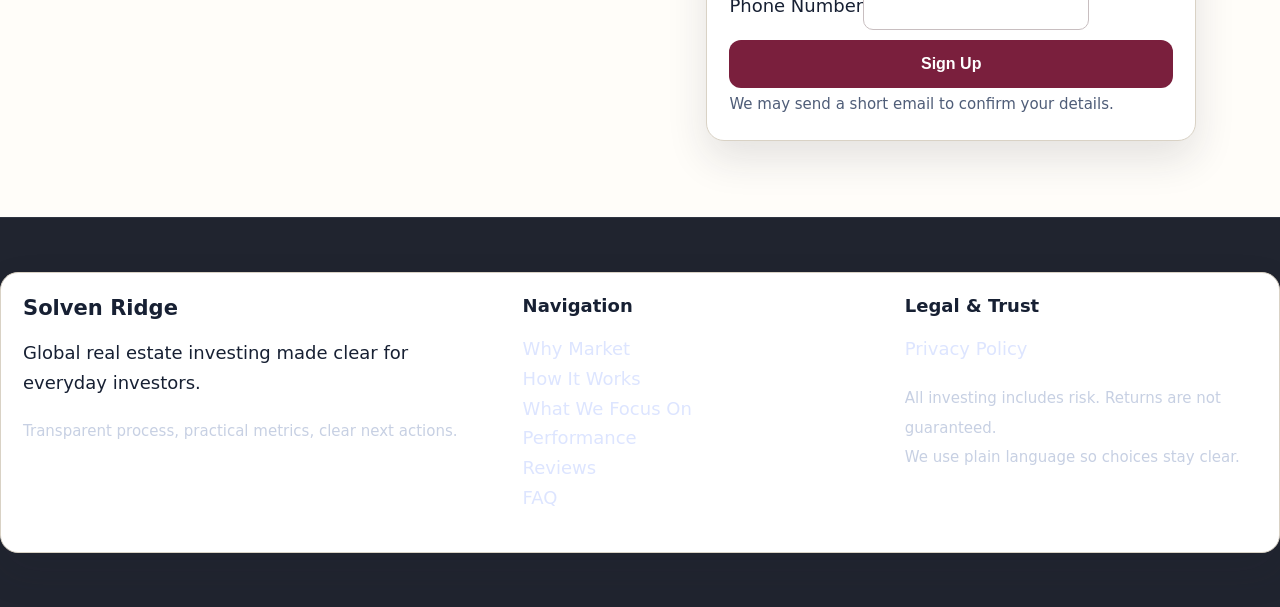
<file: be/index.html>
<!doctype html>
<html lang="en">
<head>
  <meta charset="UTF-8" />
  <meta name="viewport" content="width=device-width, initial-scale=1" />
  <title>Solven Ridge BE | Real Estate Investing Website</title>
  <meta name="description" content="English-first pages for global real estate investing with clear steps and trust-focused sections." />
  <link rel="canonical" href="https://solvenridge.com/be/index.html" />
  <link rel="alternate" hreflang="en" href="https://solvenridge.com/index.html" />
  <link rel="alternate" hreflang="de" href="https://solvenridge.com/de/index.html" />
  <link rel="alternate" hreflang="fr" href="https://solvenridge.com/fr/index.html" />
  <link rel="alternate" hreflang="es" href="https://solvenridge.com/es/index.html" />
  <link rel="alternate" hreflang="it" href="https://solvenridge.com/it/index.html" />
  <link rel="alternate" hreflang="tr" href="https://solvenridge.com/tr/index.html" />
  <link rel="alternate" hreflang="pt" href="https://solvenridge.com/pt/index.html" />
  <link rel="alternate" hreflang="ja" href="https://solvenridge.com/jp/index.html" />
  <link rel="alternate" hreflang="sk" href="https://solvenridge.com/sk/index.html" />
  <link rel="alternate" hreflang="nl-BE" href="https://solvenridge.com/be/index.html" />
  <meta property="og:title" content="Solven Ridge BE | Real Estate Investing Website" />
  <meta property="og:description" content="English-first pages for global real estate investing with clear steps and trust-focused sections." />
  <meta property="og:type" content="website" />
  <meta property="og:url" content="https://solvenridge.com/be/index.html" />
  <meta name="twitter:card" content="summary_large_image" />
  <meta name="twitter:title" content="Solven Ridge BE | Real Estate Investing Website" />
  <meta name="twitter:description" content="English-first pages for global real estate investing with clear steps and trust-focused sections." />
  <link rel="stylesheet" href="../assets/style.css" />
  <script defer src="../assets/app.js"></script>
</head>
<body>
<header class="site-header">
  <div class="container header-inner">
    <a class="brand" href="../index.html">Solven Ridge</a>
    <nav class="desktop-nav" aria-label="Main navigation">
      <a href="#why">Why Market</a><a href="#model">How It Works</a><a href="#focus">What We Focus On</a><a href="#metrics">Metrics</a><a href="#insights">Insights</a><a href="#faq">FAQ</a>
    </nav>
    <div class="header-right">
      <div class="lang-wrap">
        <button class="lang-pill" data-lang-btn aria-label="Open language menu">Nederlands (BE)</button>
        <div class="lang-menu" data-lang-menu>
          <a href="../index.html"><span class="flag"><svg viewBox="0 0 18 12" xmlns="http://www.w3.org/2000/svg"><rect width="18" height="12" fill="#012169"/></svg></span>English</a><a href="../de/index.html"><span class="flag"><svg viewBox="0 0 18 12" xmlns="http://www.w3.org/2000/svg"><rect width="18" height="4" y="0" fill="#000"/><rect width="18" height="4" y="4" fill="#dd0000"/><rect width="18" height="4" y="8" fill="#ffce00"/></svg></span>Deutsch</a><a href="../fr/index.html"><span class="flag"><svg viewBox="0 0 18 12" xmlns="http://www.w3.org/2000/svg"><rect width="6" height="12" fill="#0055a4"/><rect x="6" width="6" height="12" fill="#fff"/><rect x="12" width="6" height="12" fill="#ef4135"/></svg></span>Français</a><a href="../es/index.html"><span class="flag"><svg viewBox="0 0 18 12" xmlns="http://www.w3.org/2000/svg"><rect width="18" height="12" fill="#aa151b"/><rect y="3" width="18" height="6" fill="#f1bf00"/></svg></span>Español</a><a href="../it/index.html"><span class="flag"><svg viewBox="0 0 18 12" xmlns="http://www.w3.org/2000/svg"><rect width="6" height="12" fill="#009246"/><rect x="6" width="6" height="12" fill="#fff"/><rect x="12" width="6" height="12" fill="#ce2b37"/></svg></span>Italiano</a><a href="../tr/index.html"><span class="flag"><svg viewBox="0 0 18 12" xmlns="http://www.w3.org/2000/svg"><rect width="18" height="12" fill="#e30a17"/></svg></span>Türkçe</a><a href="../pt/index.html"><span class="flag"><svg viewBox="0 0 18 12" xmlns="http://www.w3.org/2000/svg"><rect width="7" height="12" fill="#006600"/><rect x="7" width="11" height="12" fill="#ff0000"/></svg></span>Português</a><a href="../jp/index.html"><span class="flag"><svg viewBox="0 0 18 12" xmlns="http://www.w3.org/2000/svg"><rect width="18" height="12" fill="#fff"/><circle cx="9" cy="6" r="3" fill="#bc002d"/></svg></span>日本語</a><a href="../sk/index.html"><span class="flag"><svg viewBox="0 0 18 12" xmlns="http://www.w3.org/2000/svg"><rect width="18" height="4" fill="#fff"/><rect y="4" width="18" height="4" fill="#0b4ea2"/><rect y="8" width="18" height="4" fill="#ee1c25"/></svg></span>Slovak</a><a href="../be/index.html"><span class="flag"><svg viewBox="0 0 18 12" xmlns="http://www.w3.org/2000/svg"><rect width="6" height="12" fill="#000"/><rect x="6" width="6" height="12" fill="#ffd90c"/><rect x="12" width="6" height="12" fill="#ef3340"/></svg></span>Nederlands (BE)</a>
        </div>
      </div>
      <a class="btn" href="#signup">Sign Up</a>
      <button class="burger" data-burger aria-label="Open mobile menu" aria-expanded="false">☰</button>
    </div>
  </div>
</header>
<div class="backdrop" data-backdrop></div>
<aside class="drawer" data-drawer aria-hidden="true">
  <button class="lang-pill" data-drawer-close aria-label="Close menu">✕</button>
  <a href="#why">Why Market</a><a href="#model">How It Works</a><a href="#focus">What We Focus On</a><a href="#metrics">Metrics</a><a href="#insights">Insights</a><a href="#faq">FAQ</a>
  <div class="lang-wrap">
    <button class="lang-pill" data-lang-btn aria-label="Open language menu">Nederlands (BE)</button>
    <div class="lang-menu" data-lang-menu><a href="../index.html"><span class="flag"><svg viewBox="0 0 18 12" xmlns="http://www.w3.org/2000/svg"><rect width="18" height="12" fill="#012169"/></svg></span>English</a><a href="../de/index.html"><span class="flag"><svg viewBox="0 0 18 12" xmlns="http://www.w3.org/2000/svg"><rect width="18" height="4" y="0" fill="#000"/><rect width="18" height="4" y="4" fill="#dd0000"/><rect width="18" height="4" y="8" fill="#ffce00"/></svg></span>Deutsch</a><a href="../fr/index.html"><span class="flag"><svg viewBox="0 0 18 12" xmlns="http://www.w3.org/2000/svg"><rect width="6" height="12" fill="#0055a4"/><rect x="6" width="6" height="12" fill="#fff"/><rect x="12" width="6" height="12" fill="#ef4135"/></svg></span>Français</a><a href="../es/index.html"><span class="flag"><svg viewBox="0 0 18 12" xmlns="http://www.w3.org/2000/svg"><rect width="18" height="12" fill="#aa151b"/><rect y="3" width="18" height="6" fill="#f1bf00"/></svg></span>Español</a><a href="../it/index.html"><span class="flag"><svg viewBox="0 0 18 12" xmlns="http://www.w3.org/2000/svg"><rect width="6" height="12" fill="#009246"/><rect x="6" width="6" height="12" fill="#fff"/><rect x="12" width="6" height="12" fill="#ce2b37"/></svg></span>Italiano</a><a href="../tr/index.html"><span class="flag"><svg viewBox="0 0 18 12" xmlns="http://www.w3.org/2000/svg"><rect width="18" height="12" fill="#e30a17"/></svg></span>Türkçe</a><a href="../pt/index.html"><span class="flag"><svg viewBox="0 0 18 12" xmlns="http://www.w3.org/2000/svg"><rect width="7" height="12" fill="#006600"/><rect x="7" width="11" height="12" fill="#ff0000"/></svg></span>Português</a><a href="../jp/index.html"><span class="flag"><svg viewBox="0 0 18 12" xmlns="http://www.w3.org/2000/svg"><rect width="18" height="12" fill="#fff"/><circle cx="9" cy="6" r="3" fill="#bc002d"/></svg></span>日本語</a><a href="../sk/index.html"><span class="flag"><svg viewBox="0 0 18 12" xmlns="http://www.w3.org/2000/svg"><rect width="18" height="4" fill="#fff"/><rect y="4" width="18" height="4" fill="#0b4ea2"/><rect y="8" width="18" height="4" fill="#ee1c25"/></svg></span>Slovak</a><a href="../be/index.html"><span class="flag"><svg viewBox="0 0 18 12" xmlns="http://www.w3.org/2000/svg"><rect width="6" height="12" fill="#000"/><rect x="6" width="6" height="12" fill="#ffd90c"/><rect x="12" width="6" height="12" fill="#ef3340"/></svg></span>Nederlands (BE)</a></div>
  </div>
  <a class="btn" href="#signup">Sign Up</a>
</aside>

<main>
  <section class="section light hero" id="top">
    <div class="container hero-grid reveal">
      <div>
        <h1>Real estate investing with clear global opportunities</h1>
        <p>Solven Ridge helps you access real estate investing across growing cities. We focus on demand, rental strength, and exit clarity. You see simple choices, clear risks, and transparent steps. After you sign up, you get instant access to the next steps.</p>
        <div class="hero-panel performance">
          <div class="perf-box"><small>Typical monthly outcome range</small><strong>8–15%</strong><small>Monthly range</small></div>
          <div class="perf-box"><small>Observed annual range in past cycles</small><strong>80–200%</strong><small>Annual range</small></div>
          <small class="micro-copy" style="grid-column:1/-1">Returns depend on market conditions. Not guaranteed.</small>
        </div>
      </div>
      <div class="form-card" id="signup">
        <h3>Start in minutes</h3>
        <p>Sign up to review options and choose what to do next.</p>
        <form>
          <label>Full Name<input type="text" name="name" autocomplete="name" /></label>
          <label>Professional Email<input type="email" name="email" autocomplete="email" /></label>
          <label>Phone Number<input type="tel" name="phone" autocomplete="tel" /></label>
          <button class="btn" type="submit">Sign Up</button>
        </form>
        <small>We may send a short email to confirm your details.</small>
      </div>
    </div>
  </section>

  <section class="section dark" id="why"><div class="container reveal"><h2>Why real estate investing matters now</h2><p>Prices, rent trends, and migration patterns are creating fresh windows for real estate investing.</p><div class="grid-3"><article class="card"><h3>Demand Shift</h3><p>People are moving to high-growth regions with limited quality supply.</p><small>Meaning: pressure can support rent and pricing.</small></article><article class="card"><h3>Rate Reset</h3><p>New financing cycles can create better entry points for buyers.</p><small>Meaning: better timing can improve returns.</small></article><article class="card"><h3>Global Access</h3><p>Digital onboarding makes cross-border opportunities easier to review.</p><small>Meaning: you can compare choices faster.</small></article></div><p>Investor gain: you can act when timing, demand, and access align.</p></div></section>

  <section class="section light" id="model"><div class="container reveal"><h2>How real estate investing works here</h2><p>Here is the simple model from sign up to portfolio action.</p><div class="grid-3"><article class="process-card"><h3>Sign Up</h3><p>Create your profile and verify your basic details.</p></article><article class="process-card"><h3>Review Deals</h3><p>See opportunities with location, yield, and timeframe details.</p></article><article class="process-card"><h3>Choose Amount</h3><p>Pick an amount that matches your comfort level.</p></article></div><p>Investor gain: you move through clear steps without hidden complexity.</p></div></section>

  <section class="section dark" id="focus"><div class="container reveal"><h2>What we focus on</h2><p>We screen opportunities with practical filters so choices stay clear.</p><div class="grid-2"><article class="visual-card"><h3>Selection mix</h3><div class="stack"><span style="width:45%;background:#7a1f3d"></span><span style="width:30%;background:#a96f42"></span><span style="width:25%;background:#d6bca4"></span></div><small>Core Rental 45% · Value Add 30% · Exit Upside 25%</small><p>Meaning: a balanced mix reduces reliance on one scenario.</p><p><strong>Investor gain:</strong> steadier exposure across property styles.</p></article><article class="visual-card"><h3>Market filter</h3><div class="bar"><span style="width:68%;background:var(--accent)"></span></div><small>68/100 average location score versus 51 benchmark.</small><p>Meaning: we prefer areas with stronger demand signals.</p><p><strong>Investor gain:</strong> better probability of stable occupancy.</p></article></div></div></section>

  <section class="section light" id="process"><div class="container reveal"><h2>Fast 24-hour process</h2><p>This process keeps setup simple and quick.</p><div class="process-grid"><article class="process-card"><div class="time">5 Minute</div><h3>Create Account</h3><p>Enter your details and set login access.</p></article><article class="process-card"><div class="time">1–6 Hour</div><h3>Verify Profile</h3><p>Confirm identity and email details.</p></article><article class="process-card"><div class="time">6–12 Hour</div><h3>Review Options</h3><p>Compare opportunities and risk notes.</p></article><article class="process-card"><div class="time">12–24 Hour</div><h3>Complete Setup</h3><p>Choose your path and save preferences.</p></article></div><p>Most people finish setup in 24 hours.</p><p>After you sign up, you will see a clear setup checklist.</p></div></section>

  <section class="section dark" id="metrics"><div class="container reveal"><h2>Performance snapshot</h2><p>These simple metrics show potential outcomes in real estate investing.</p><div class="grid-3"><article class="kpi-card"><h3>Rental Yield</h3><strong>6.8%</strong><p>Benchmark: 4.9% in similar city groups.</p><small>Meaning: stronger income potential per unit.</small></article><article class="kpi-card"><h3>Occupancy</h3><strong>92%</strong><p>Benchmark: 86% market reference.</p><small>Meaning: better use of available units.</small></article><article class="kpi-card"><h3>Exit Uplift</h3><strong>18%</strong><p>Benchmark: 11% historical resale uplift.</p><small>Meaning: pricing momentum can improve exits.</small></article></div><p>Investor gain: you can compare upside with clear reference points.</p></div></section>

  <section class="section light" id="insights"><div class="container reveal"><h2>What drives returns</h2><p>Returns usually move with three practical drivers.</p><div class="grid-2"><article class="chart-panel"><h3>Driver split</h3><div class="ring"></div><small>62% demand growth, 23% pricing gap, 15% renovations.</small><p>Meaning: demand strength is the main return engine.</p><p><strong>Investor gain:</strong> focus on the factor with most impact.</p></article><article class="info-panel"><h3>Simple interpretation</h3><ul><li>Demand growth: more tenants seek quality units.</li><li>Pricing gap: underpriced assets can rerate.</li><li>Renovations: small upgrades can raise rent.</li></ul><p>What could go wrong: weak demand can reduce both rent and exits.</p></article></div></div></section>

  <section class="section dark" id="risk"><div class="container reveal"><h2>Simple risk view</h2><p>Every investment has risk. Here is what could go wrong and how we reduce it.</p><div class="grid-3"><article class="metric-card"><h3>Market Slowdown</h3><p>Prices can flatten in weaker cycles.</p><small>Response: focus on high-demand micro-locations.</small></article><article class="metric-card"><h3>Vacancy Risk</h3><p>Units can stay empty longer than planned.</p><small>Response: prioritize transit and job hubs.</small></article><article class="metric-card"><h3>Exit Timing</h3><p>Selling windows can take longer than expected.</p><small>Response: staggered exit planning.</small></article></div><p>Investor gain: clear risk signals help you make calmer decisions.</p></div></section>

  <section class="section light" id="reviews"><div class="container reveal"><h2>Investor reviews</h2><p>People choose Solven Ridge because the process is clear and practical.</p><div class="grid-2"><article class="review-card"><div class="review-head"><div class="avatar">AM</div><strong>Ana Mendez</strong><span class="verified">VERIFIED</span></div><small>Product Lead · Madrid</small><p>“I understood every step quickly. The setup was clean and clear.”</p></article><article class="review-card"><div class="review-head"><div class="avatar">JL</div><strong>Jonas Linde</strong><span class="verified">VERIFIED</span></div><small>Consultant · Berlin</small><p>“The risk notes were simple. I could compare options without confusion.”</p></article><article class="review-card"><div class="review-head"><div class="avatar">TS</div><strong>Tara Singh</strong><span class="verified">VERIFIED</span></div><small>Designer · Lisbon</small><p>“Real estate investing finally felt understandable, not overwhelming.”</p></article><article class="review-card"><div class="review-head"><div class="avatar">NV</div><strong>Niels Verhoeven</strong><span class="verified">VERIFIED</span></div><small>Engineer · Antwerp</small><p>“I signed up and got instant next steps. No calls, no pressure.”</p></article></div></div></section>

  <section class="section dark" id="faq"><div class="container reveal"><h2>FAQ</h2><p>Short answers to the most common questions before you sign up.</p><div class="grid-2"><details class="faq-item"><summary>What is real estate investing here?</summary><p>You invest in selected property opportunities across global growth markets.</p></details><details class="faq-item"><summary>Why is timing important now?</summary><p>Demand shifts and pricing resets can create better entry windows.</p></details><details class="faq-item"><summary>How many steps are there?</summary><p>Sign up, verify, review options, and complete setup.</p></details><details class="faq-item"><summary>Do I need a call?</summary><p>No. The journey is online and self-guided.</p></details><details class="faq-item"><summary>What do I see after sign up?</summary><p>After you sign up, you can review the options and choose what to do next.</p></details><details class="faq-item"><summary>What are the main risks?</summary><p>Market slowdown, vacancy changes, and exit timing variation.</p></details><details class="faq-item"><summary>How do you improve clarity?</summary><p>We show plain-language metrics, benchmarks, and risk notes.</p></details><details class="faq-item"><summary>Is this content in English?</summary><p>Yes. All pages and forms are English for consistency.</p></details></div></div></section>

  <section class="section light" id="final"><div class="container hero-grid reveal"><div><h2>Start your real estate investing journey with clarity</h2><p>You now know what this opportunity is, why it matters now, and how it works. Sign up to access clear next steps, simple risk notes, and practical choices.</p><p>After you sign up, you get instant access to the next steps.</p></div><div class="form-card"><h3>Get started now</h3><p>Simple sign-up. Clear setup. No calls.</p><form><label>Full Name<input type="text" /></label><label>Professional Email<input type="email" /></label><label>Phone Number<input type="tel" /></label><button class="btn" type="submit">Sign Up</button></form><small>We may send a short email to confirm your details.</small></div></div></section>
</main>

<footer class="footer section dark"><div class="container footer-inner footer-panel"><div><h3>Solven Ridge</h3><p>Global real estate investing made clear for everyday investors.</p><small>Transparent process, practical metrics, clear next actions.</small></div><div><h4>Navigation</h4><p><a href="#why">Why Market</a><br><a href="#model">How It Works</a><br><a href="#focus">What We Focus On</a><br><a href="#metrics">Performance</a><br><a href="#reviews">Reviews</a><br><a href="#faq">FAQ</a></p></div><div><h4>Legal & Trust</h4><p><a href="#" data-open-policy>Privacy Policy</a></p><small>All investing includes risk. Returns are not guaranteed.</small><br><small>We use plain language so choices stay clear.</small></div></div></footer>

<div class="backdrop" hidden data-modal>
  <div class="container" style="padding-top:40px;padding-bottom:40px">
    <div class="form-card" role="dialog" aria-modal="true" aria-label="Privacy Policy">
      <button class="lang-pill" data-close-policy aria-label="Close privacy modal" style="float:right">✕</button>
      <h3>Privacy Policy</h3>
      <p><strong>Introduction:</strong> We explain what data we collect and why.</p>
      <p><strong>Data collection:</strong> We collect name, email, phone, and website usage data.</p>
      <p><strong>Legal basis:</strong> We process data for consent, service delivery, and legal duties.</p>
      <p><strong>Cookies:</strong> Cookies help site performance and basic analytics.</p>
      <p><strong>Retention:</strong> We keep data only as long as needed.</p>
      <p><strong>Third-party sharing:</strong> We share only with secure service providers when required.</p>
      <p><strong>Security:</strong> We use technical controls to protect your information.</p>
      <p><strong>User rights:</strong> You may request access, edits, deletion, or export.</p>
      <p><strong>International transfers:</strong> Data may move across countries with safeguards.</p>
      <p><strong>Industry risk disclosure:</strong> Investing can lose value and outcomes can vary.</p>
      <p><strong>Contact:</strong> privacy@solvenridge.com</p>
      <button class="lang-pill" data-close-policy>Close</button>
    </div>
  </div>
</div>

<script type="application/ld+json">{"@context":"https://schema.org","@type":"Organization","name":"Solven Ridge","url":"https://solvenridge.com"}</script>
<script type="application/ld+json">{"@context":"https://schema.org","@type":"WebSite","name":"Solven Ridge","url":"https://solvenridge.com"}</script>
<script type="application/ld+json">{"@context":"https://schema.org","@type":"FAQPage","mainEntity":[{"@type":"Question","name":"What is real estate investing here?","acceptedAnswer":{"@type":"Answer","text":"You invest in selected property opportunities across global growth markets."}},{"@type":"Question","name":"Do I need a call?","acceptedAnswer":{"@type":"Answer","text":"No. The journey is online and self-guided."}}]}</script>
<script type="application/ld+json">{"@context":"https://schema.org","@type":"Review","author":{"@type":"Person","name":"Ana Mendez"},"reviewBody":"I understood every step quickly.","reviewRating":{"@type":"Rating","ratingValue":"5"}}</script>
</body>
</html>
</file>
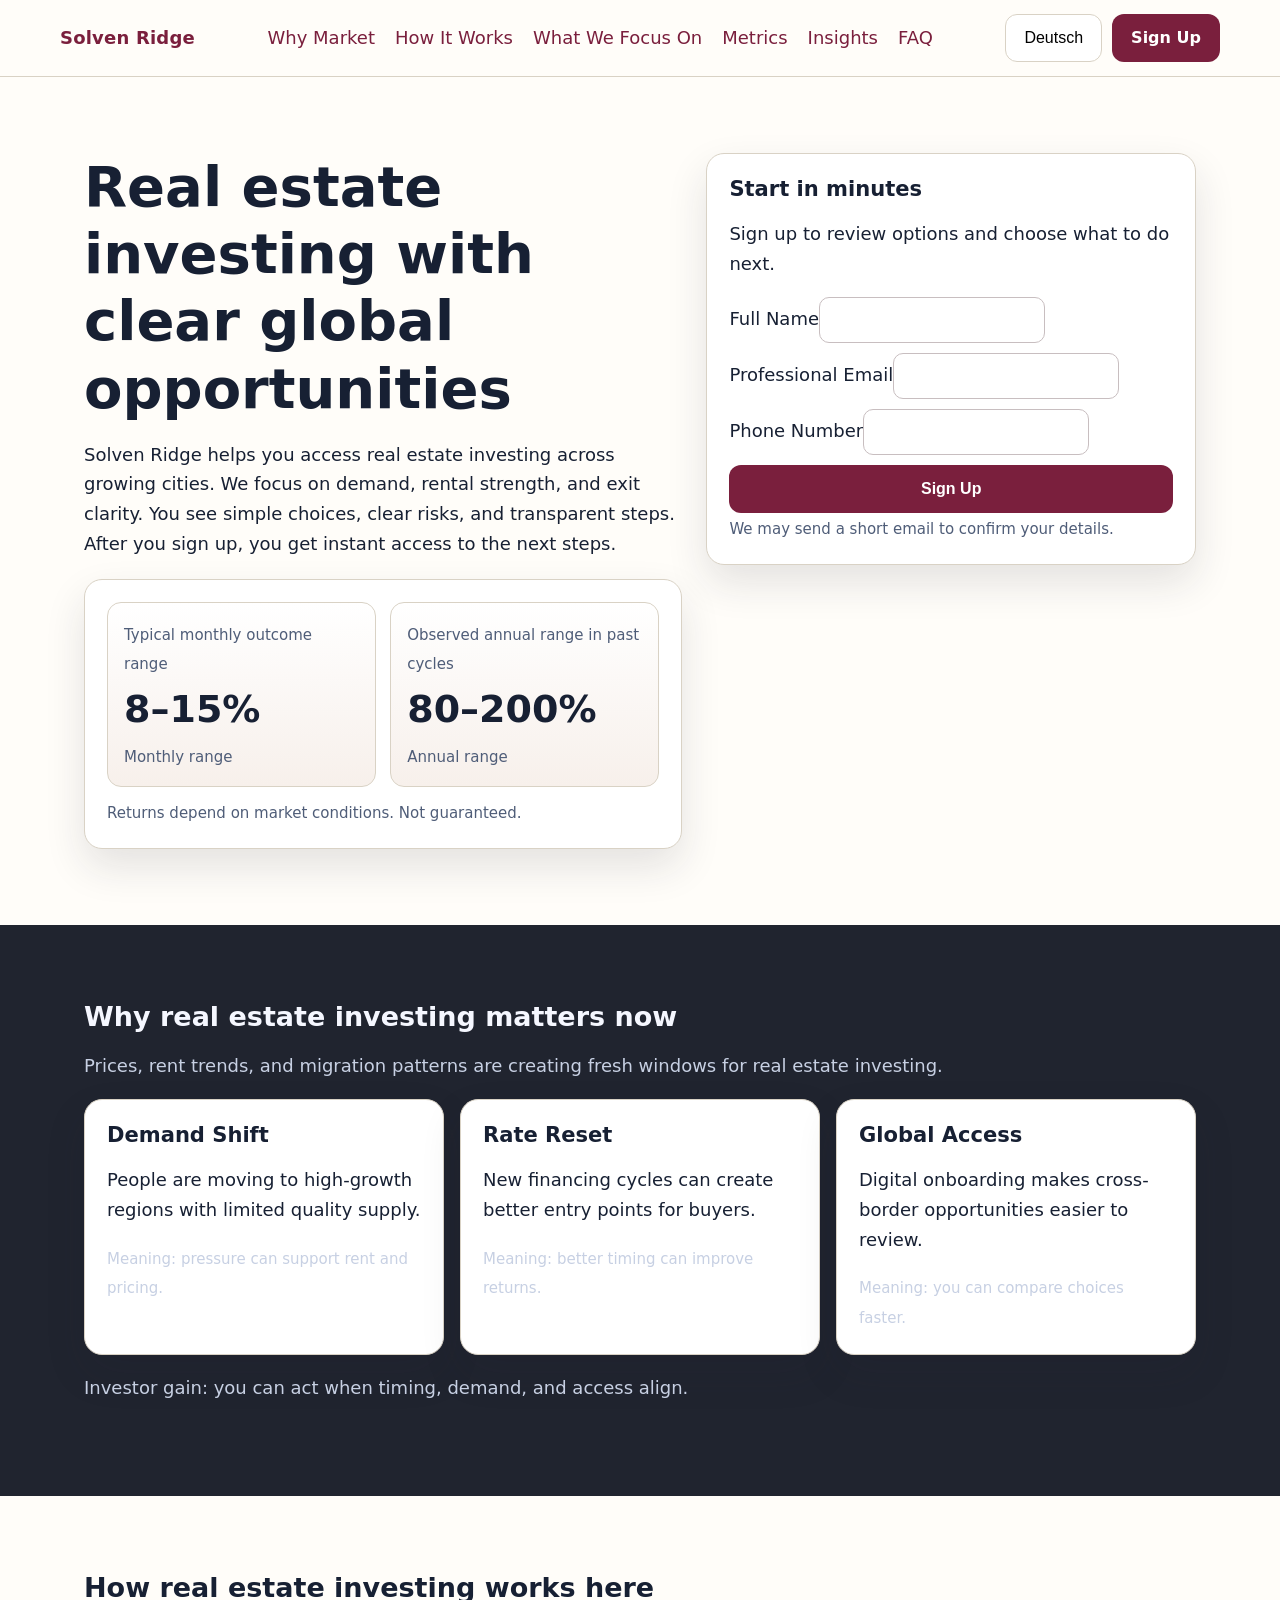
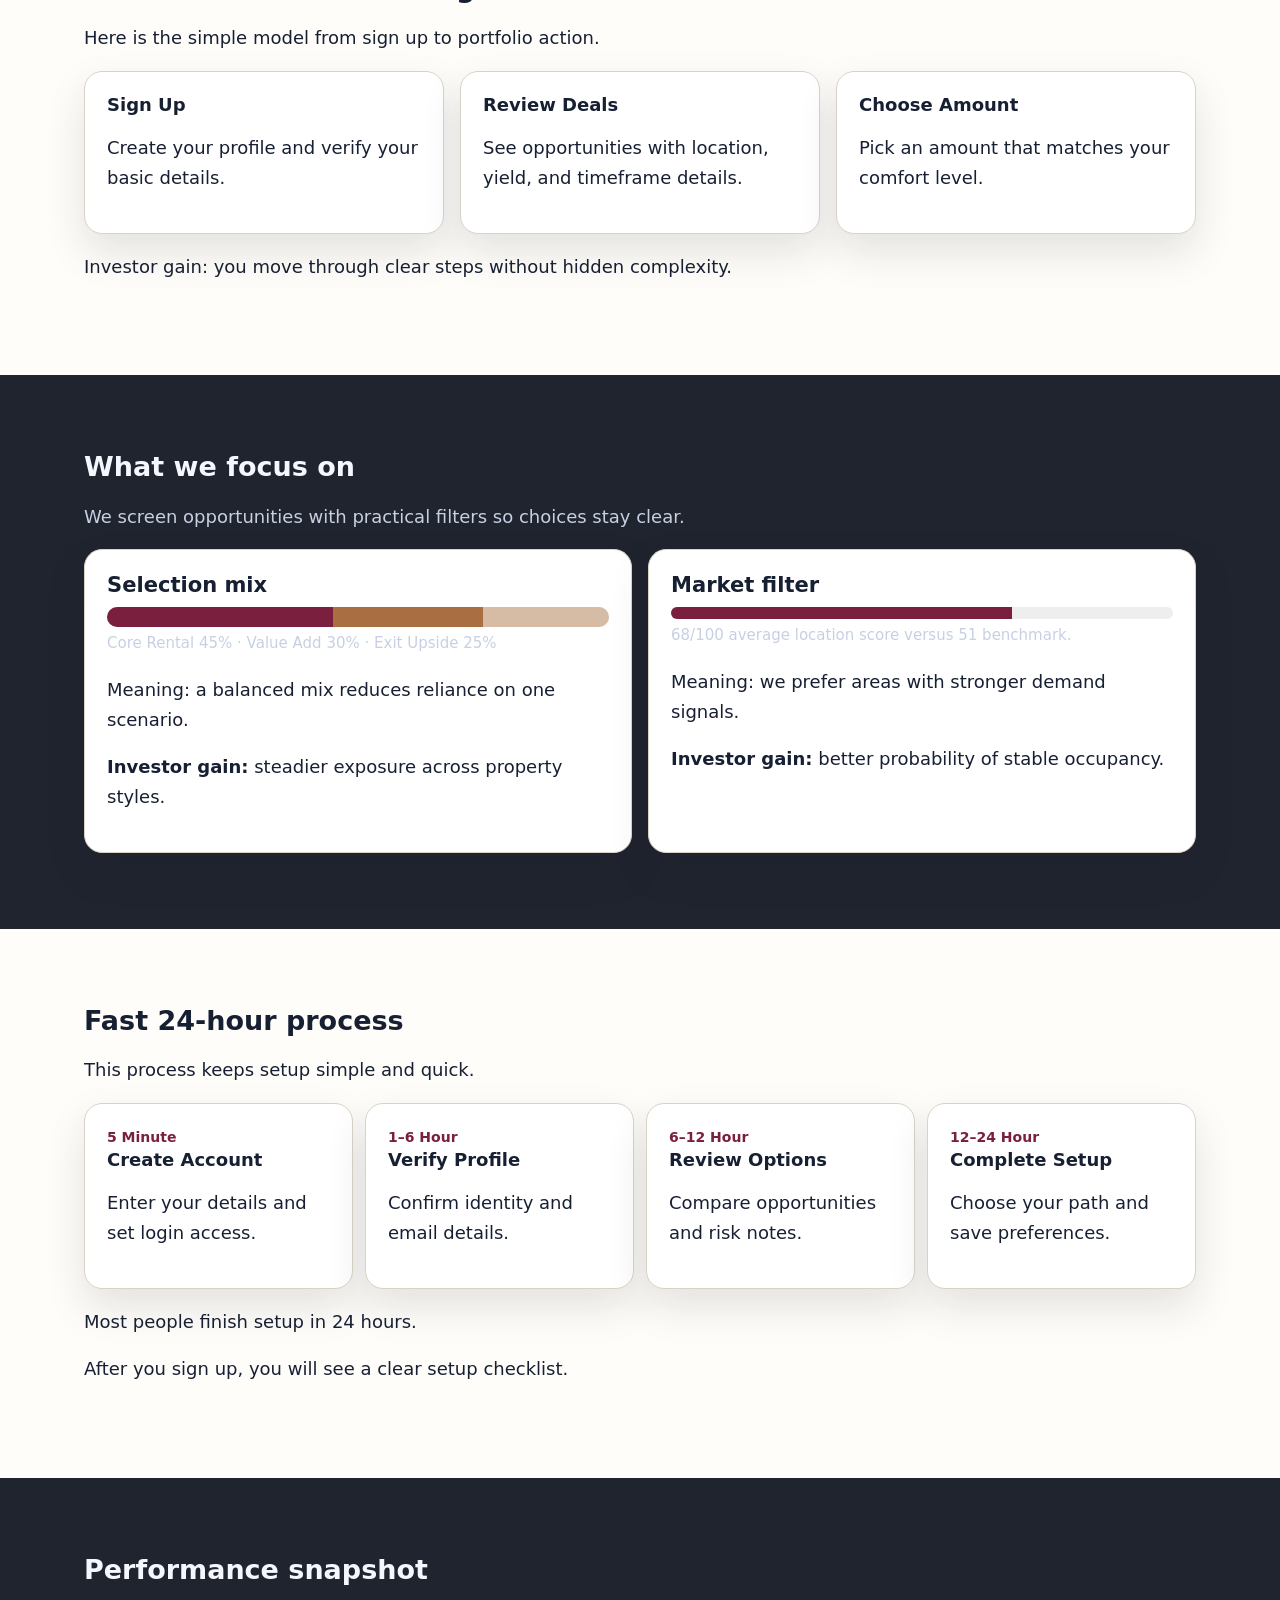
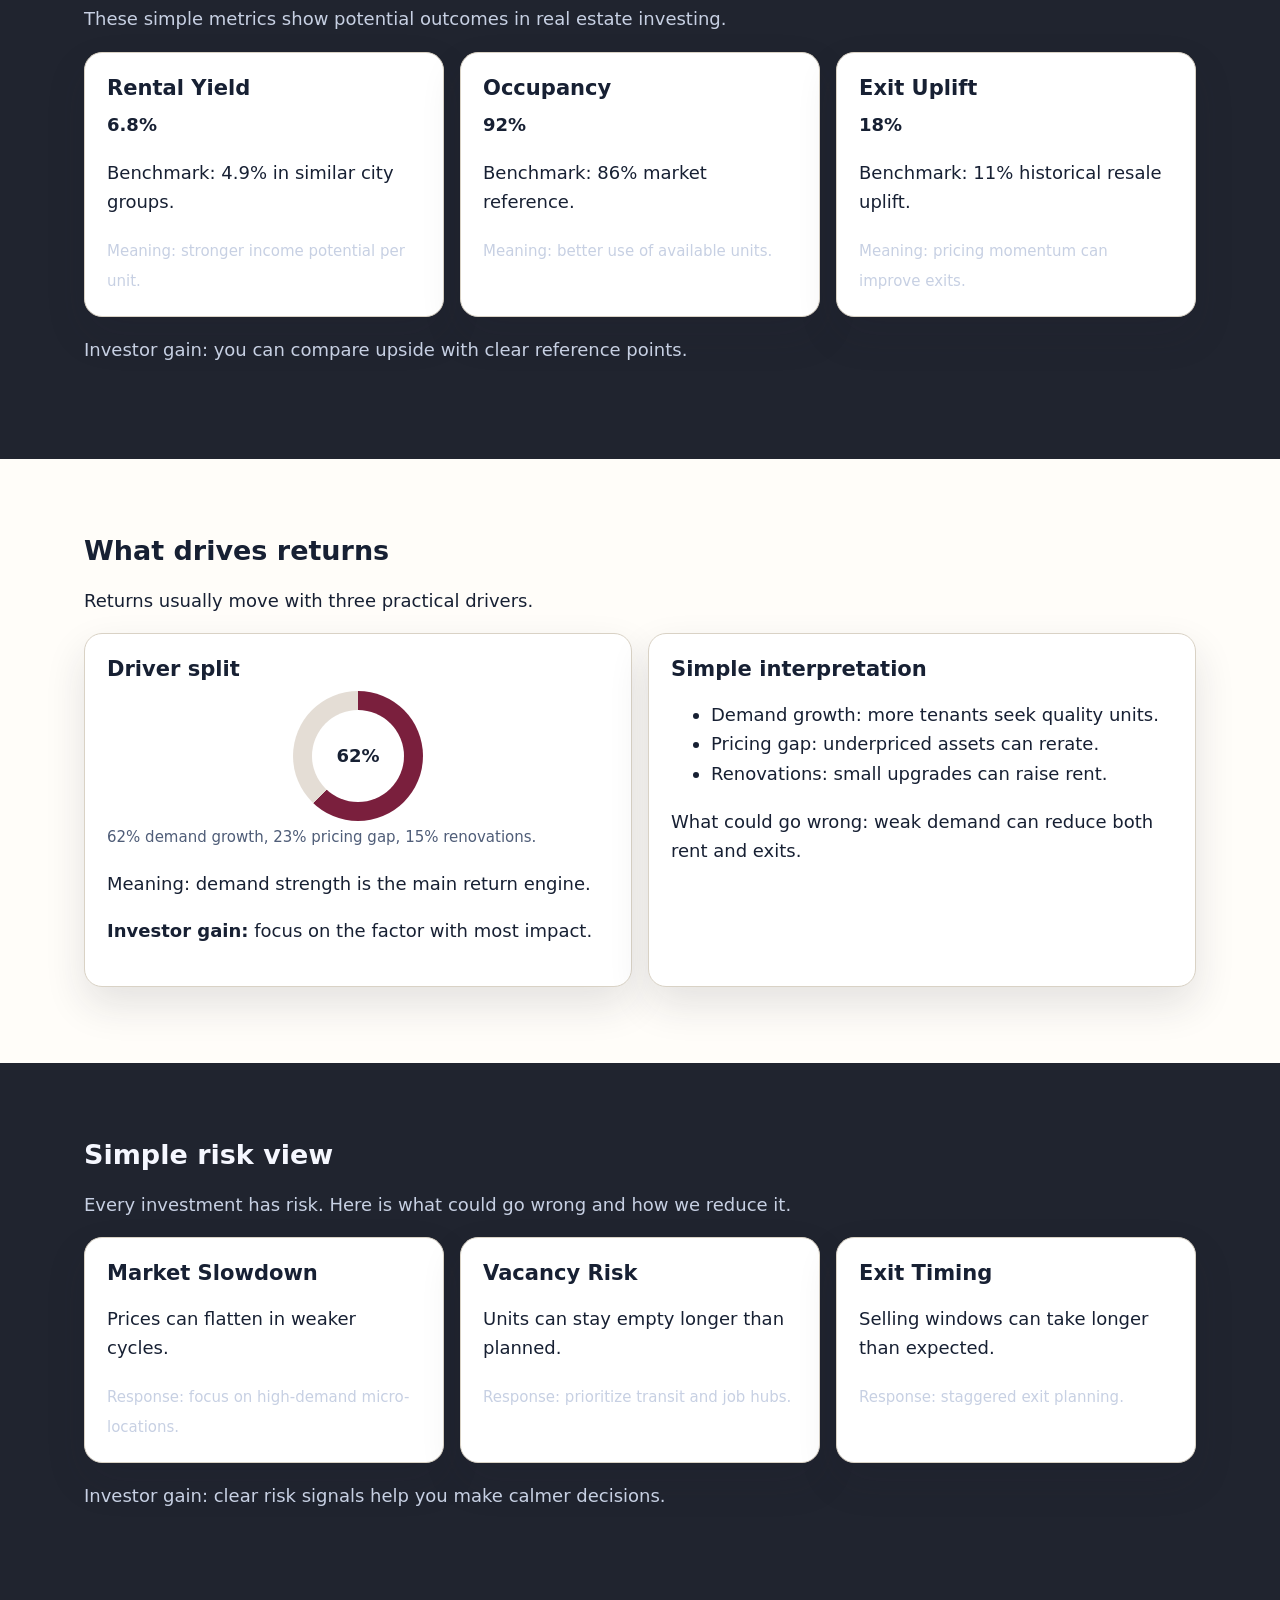
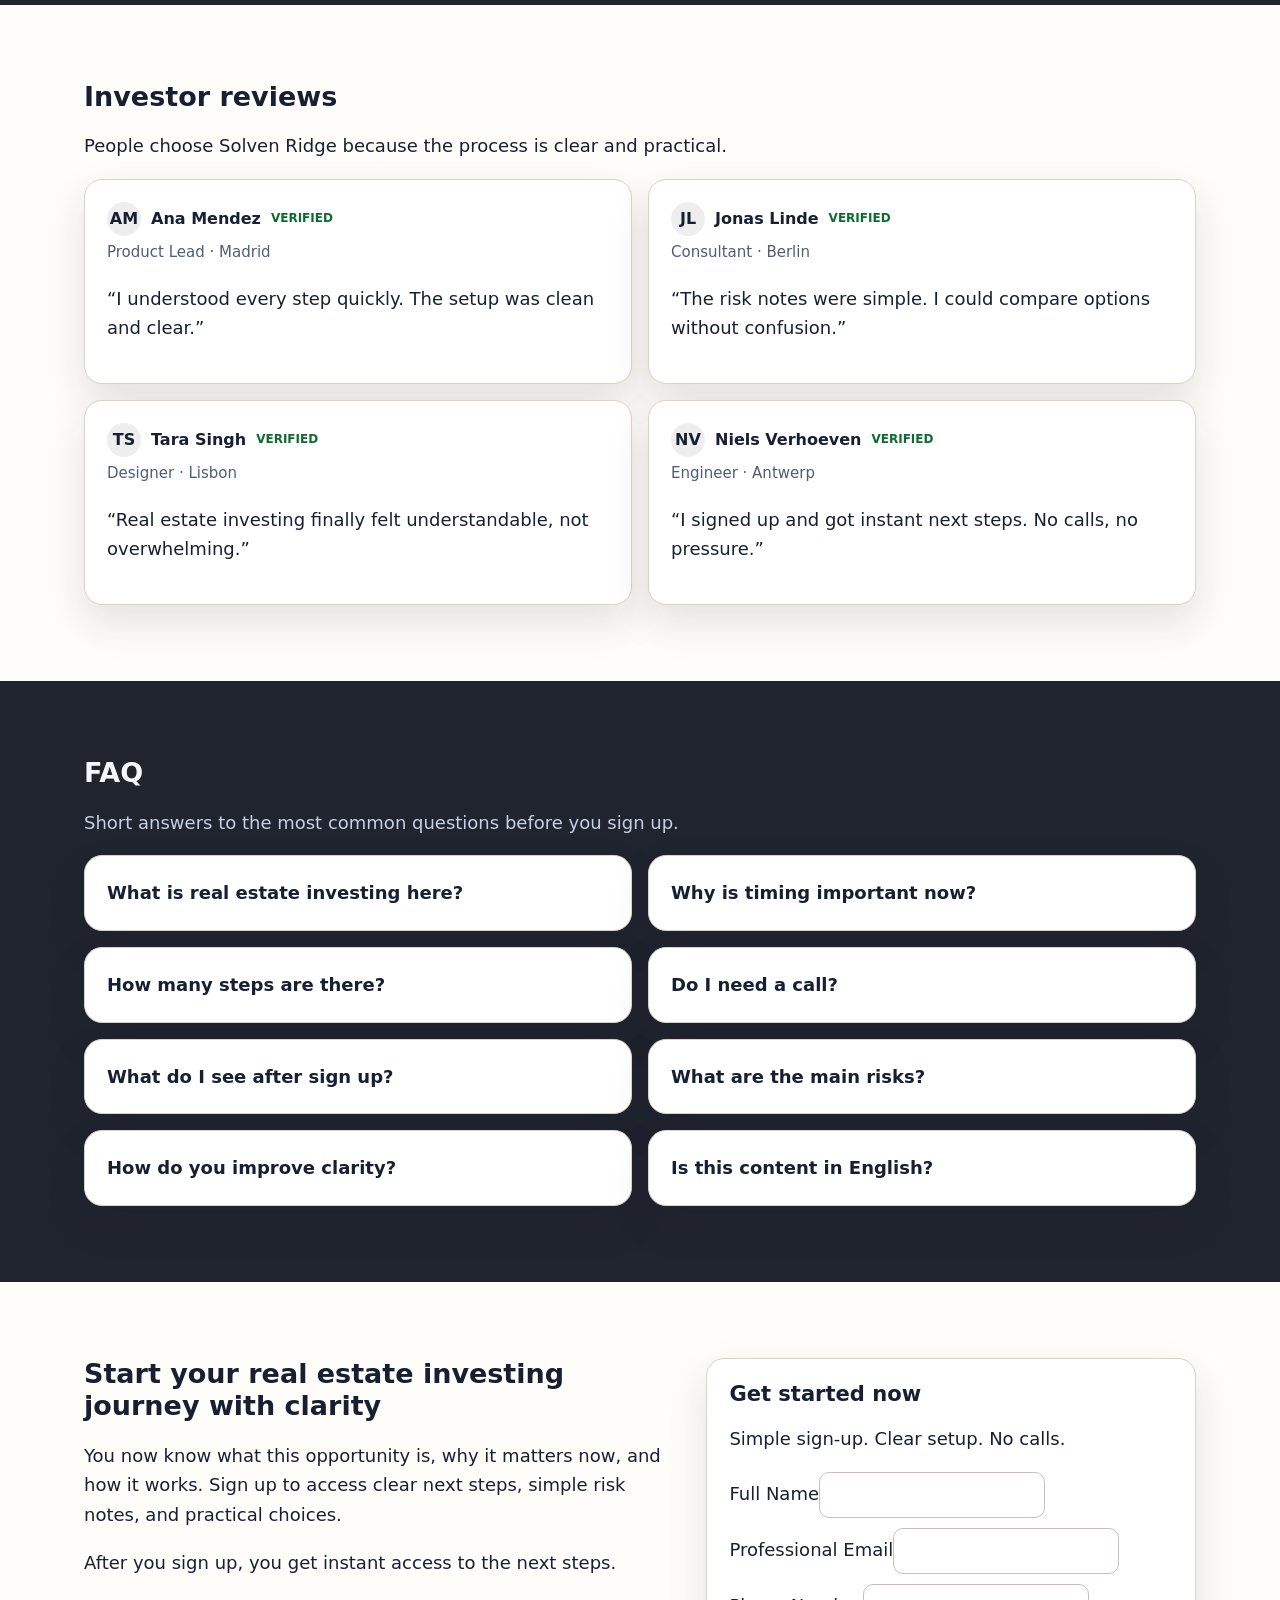
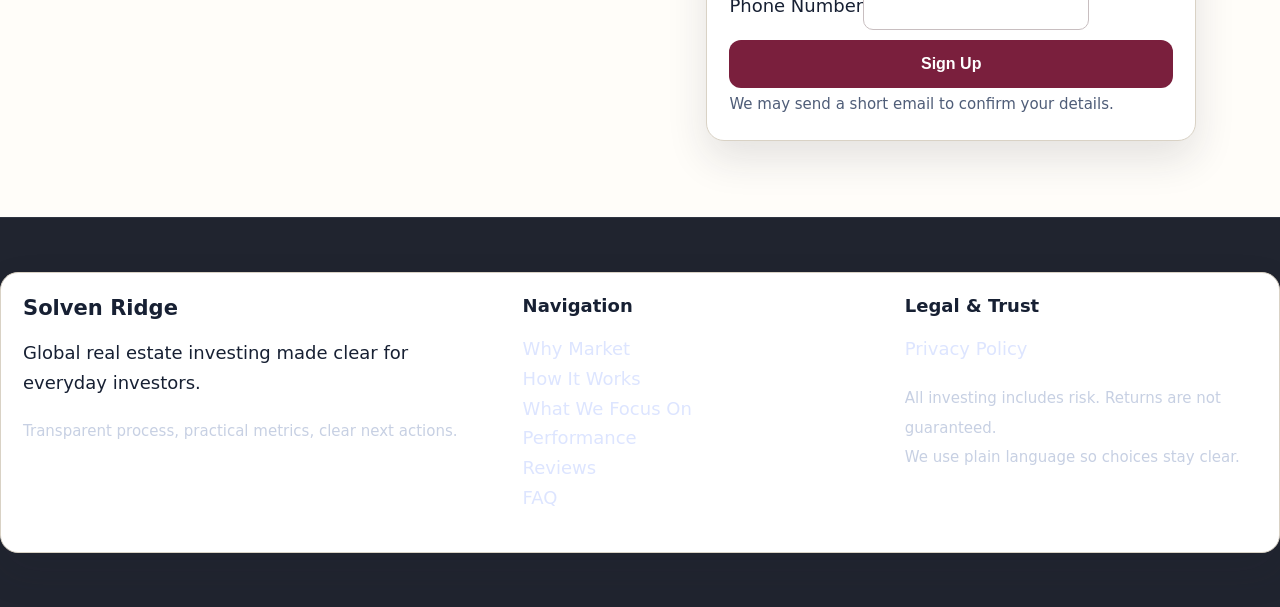
<file: de/index.html>
<!doctype html>
<html lang="en">
<head>
  <meta charset="UTF-8" />
  <meta name="viewport" content="width=device-width, initial-scale=1" />
  <title>Solven Ridge DE | Global Real Estate Investing Insights</title>
  <meta name="description" content="Review English content for global real estate investing, clear process, metrics, and sign-up path." />
  <link rel="canonical" href="https://solvenridge.com/de/index.html" />
  <link rel="alternate" hreflang="en" href="https://solvenridge.com/index.html" />
  <link rel="alternate" hreflang="de" href="https://solvenridge.com/de/index.html" />
  <link rel="alternate" hreflang="fr" href="https://solvenridge.com/fr/index.html" />
  <link rel="alternate" hreflang="es" href="https://solvenridge.com/es/index.html" />
  <link rel="alternate" hreflang="it" href="https://solvenridge.com/it/index.html" />
  <link rel="alternate" hreflang="tr" href="https://solvenridge.com/tr/index.html" />
  <link rel="alternate" hreflang="pt" href="https://solvenridge.com/pt/index.html" />
  <link rel="alternate" hreflang="ja" href="https://solvenridge.com/jp/index.html" />
  <link rel="alternate" hreflang="sk" href="https://solvenridge.com/sk/index.html" />
  <link rel="alternate" hreflang="nl-BE" href="https://solvenridge.com/be/index.html" />
  <meta property="og:title" content="Solven Ridge DE | Global Real Estate Investing Insights" />
  <meta property="og:description" content="Review English content for global real estate investing, clear process, metrics, and sign-up path." />
  <meta property="og:type" content="website" />
  <meta property="og:url" content="https://solvenridge.com/de/index.html" />
  <meta name="twitter:card" content="summary_large_image" />
  <meta name="twitter:title" content="Solven Ridge DE | Global Real Estate Investing Insights" />
  <meta name="twitter:description" content="Review English content for global real estate investing, clear process, metrics, and sign-up path." />
  <link rel="stylesheet" href="../assets/style.css" />
  <script defer src="../assets/app.js"></script>
</head>
<body>
<header class="site-header">
  <div class="container header-inner">
    <a class="brand" href="../index.html">Solven Ridge</a>
    <nav class="desktop-nav" aria-label="Main navigation">
      <a href="#why">Why Market</a><a href="#model">How It Works</a><a href="#focus">What We Focus On</a><a href="#metrics">Metrics</a><a href="#insights">Insights</a><a href="#faq">FAQ</a>
    </nav>
    <div class="header-right">
      <div class="lang-wrap">
        <button class="lang-pill" data-lang-btn aria-label="Open language menu">Deutsch</button>
        <div class="lang-menu" data-lang-menu>
          <a href="../index.html"><span class="flag"><svg viewBox="0 0 18 12" xmlns="http://www.w3.org/2000/svg"><rect width="18" height="12" fill="#012169"/></svg></span>English</a><a href="../de/index.html"><span class="flag"><svg viewBox="0 0 18 12" xmlns="http://www.w3.org/2000/svg"><rect width="18" height="4" y="0" fill="#000"/><rect width="18" height="4" y="4" fill="#dd0000"/><rect width="18" height="4" y="8" fill="#ffce00"/></svg></span>Deutsch</a><a href="../fr/index.html"><span class="flag"><svg viewBox="0 0 18 12" xmlns="http://www.w3.org/2000/svg"><rect width="6" height="12" fill="#0055a4"/><rect x="6" width="6" height="12" fill="#fff"/><rect x="12" width="6" height="12" fill="#ef4135"/></svg></span>Français</a><a href="../es/index.html"><span class="flag"><svg viewBox="0 0 18 12" xmlns="http://www.w3.org/2000/svg"><rect width="18" height="12" fill="#aa151b"/><rect y="3" width="18" height="6" fill="#f1bf00"/></svg></span>Español</a><a href="../it/index.html"><span class="flag"><svg viewBox="0 0 18 12" xmlns="http://www.w3.org/2000/svg"><rect width="6" height="12" fill="#009246"/><rect x="6" width="6" height="12" fill="#fff"/><rect x="12" width="6" height="12" fill="#ce2b37"/></svg></span>Italiano</a><a href="../tr/index.html"><span class="flag"><svg viewBox="0 0 18 12" xmlns="http://www.w3.org/2000/svg"><rect width="18" height="12" fill="#e30a17"/></svg></span>Türkçe</a><a href="../pt/index.html"><span class="flag"><svg viewBox="0 0 18 12" xmlns="http://www.w3.org/2000/svg"><rect width="7" height="12" fill="#006600"/><rect x="7" width="11" height="12" fill="#ff0000"/></svg></span>Português</a><a href="../jp/index.html"><span class="flag"><svg viewBox="0 0 18 12" xmlns="http://www.w3.org/2000/svg"><rect width="18" height="12" fill="#fff"/><circle cx="9" cy="6" r="3" fill="#bc002d"/></svg></span>日本語</a><a href="../sk/index.html"><span class="flag"><svg viewBox="0 0 18 12" xmlns="http://www.w3.org/2000/svg"><rect width="18" height="4" fill="#fff"/><rect y="4" width="18" height="4" fill="#0b4ea2"/><rect y="8" width="18" height="4" fill="#ee1c25"/></svg></span>Slovak</a><a href="../be/index.html"><span class="flag"><svg viewBox="0 0 18 12" xmlns="http://www.w3.org/2000/svg"><rect width="6" height="12" fill="#000"/><rect x="6" width="6" height="12" fill="#ffd90c"/><rect x="12" width="6" height="12" fill="#ef3340"/></svg></span>Nederlands (BE)</a>
        </div>
      </div>
      <a class="btn" href="#signup">Sign Up</a>
      <button class="burger" data-burger aria-label="Open mobile menu" aria-expanded="false">☰</button>
    </div>
  </div>
</header>
<div class="backdrop" data-backdrop></div>
<aside class="drawer" data-drawer aria-hidden="true">
  <button class="lang-pill" data-drawer-close aria-label="Close menu">✕</button>
  <a href="#why">Why Market</a><a href="#model">How It Works</a><a href="#focus">What We Focus On</a><a href="#metrics">Metrics</a><a href="#insights">Insights</a><a href="#faq">FAQ</a>
  <div class="lang-wrap">
    <button class="lang-pill" data-lang-btn aria-label="Open language menu">Deutsch</button>
    <div class="lang-menu" data-lang-menu><a href="../index.html"><span class="flag"><svg viewBox="0 0 18 12" xmlns="http://www.w3.org/2000/svg"><rect width="18" height="12" fill="#012169"/></svg></span>English</a><a href="../de/index.html"><span class="flag"><svg viewBox="0 0 18 12" xmlns="http://www.w3.org/2000/svg"><rect width="18" height="4" y="0" fill="#000"/><rect width="18" height="4" y="4" fill="#dd0000"/><rect width="18" height="4" y="8" fill="#ffce00"/></svg></span>Deutsch</a><a href="../fr/index.html"><span class="flag"><svg viewBox="0 0 18 12" xmlns="http://www.w3.org/2000/svg"><rect width="6" height="12" fill="#0055a4"/><rect x="6" width="6" height="12" fill="#fff"/><rect x="12" width="6" height="12" fill="#ef4135"/></svg></span>Français</a><a href="../es/index.html"><span class="flag"><svg viewBox="0 0 18 12" xmlns="http://www.w3.org/2000/svg"><rect width="18" height="12" fill="#aa151b"/><rect y="3" width="18" height="6" fill="#f1bf00"/></svg></span>Español</a><a href="../it/index.html"><span class="flag"><svg viewBox="0 0 18 12" xmlns="http://www.w3.org/2000/svg"><rect width="6" height="12" fill="#009246"/><rect x="6" width="6" height="12" fill="#fff"/><rect x="12" width="6" height="12" fill="#ce2b37"/></svg></span>Italiano</a><a href="../tr/index.html"><span class="flag"><svg viewBox="0 0 18 12" xmlns="http://www.w3.org/2000/svg"><rect width="18" height="12" fill="#e30a17"/></svg></span>Türkçe</a><a href="../pt/index.html"><span class="flag"><svg viewBox="0 0 18 12" xmlns="http://www.w3.org/2000/svg"><rect width="7" height="12" fill="#006600"/><rect x="7" width="11" height="12" fill="#ff0000"/></svg></span>Português</a><a href="../jp/index.html"><span class="flag"><svg viewBox="0 0 18 12" xmlns="http://www.w3.org/2000/svg"><rect width="18" height="12" fill="#fff"/><circle cx="9" cy="6" r="3" fill="#bc002d"/></svg></span>日本語</a><a href="../sk/index.html"><span class="flag"><svg viewBox="0 0 18 12" xmlns="http://www.w3.org/2000/svg"><rect width="18" height="4" fill="#fff"/><rect y="4" width="18" height="4" fill="#0b4ea2"/><rect y="8" width="18" height="4" fill="#ee1c25"/></svg></span>Slovak</a><a href="../be/index.html"><span class="flag"><svg viewBox="0 0 18 12" xmlns="http://www.w3.org/2000/svg"><rect width="6" height="12" fill="#000"/><rect x="6" width="6" height="12" fill="#ffd90c"/><rect x="12" width="6" height="12" fill="#ef3340"/></svg></span>Nederlands (BE)</a></div>
  </div>
  <a class="btn" href="#signup">Sign Up</a>
</aside>

<main>
  <section class="section light hero" id="top">
    <div class="container hero-grid reveal">
      <div>
        <h1>Real estate investing with clear global opportunities</h1>
        <p>Solven Ridge helps you access real estate investing across growing cities. We focus on demand, rental strength, and exit clarity. You see simple choices, clear risks, and transparent steps. After you sign up, you get instant access to the next steps.</p>
        <div class="hero-panel performance">
          <div class="perf-box"><small>Typical monthly outcome range</small><strong>8–15%</strong><small>Monthly range</small></div>
          <div class="perf-box"><small>Observed annual range in past cycles</small><strong>80–200%</strong><small>Annual range</small></div>
          <small class="micro-copy" style="grid-column:1/-1">Returns depend on market conditions. Not guaranteed.</small>
        </div>
      </div>
      <div class="form-card" id="signup">
        <h3>Start in minutes</h3>
        <p>Sign up to review options and choose what to do next.</p>
        <form>
          <label>Full Name<input type="text" name="name" autocomplete="name" /></label>
          <label>Professional Email<input type="email" name="email" autocomplete="email" /></label>
          <label>Phone Number<input type="tel" name="phone" autocomplete="tel" /></label>
          <button class="btn" type="submit">Sign Up</button>
        </form>
        <small>We may send a short email to confirm your details.</small>
      </div>
    </div>
  </section>

  <section class="section dark" id="why"><div class="container reveal"><h2>Why real estate investing matters now</h2><p>Prices, rent trends, and migration patterns are creating fresh windows for real estate investing.</p><div class="grid-3"><article class="card"><h3>Demand Shift</h3><p>People are moving to high-growth regions with limited quality supply.</p><small>Meaning: pressure can support rent and pricing.</small></article><article class="card"><h3>Rate Reset</h3><p>New financing cycles can create better entry points for buyers.</p><small>Meaning: better timing can improve returns.</small></article><article class="card"><h3>Global Access</h3><p>Digital onboarding makes cross-border opportunities easier to review.</p><small>Meaning: you can compare choices faster.</small></article></div><p>Investor gain: you can act when timing, demand, and access align.</p></div></section>

  <section class="section light" id="model"><div class="container reveal"><h2>How real estate investing works here</h2><p>Here is the simple model from sign up to portfolio action.</p><div class="grid-3"><article class="process-card"><h3>Sign Up</h3><p>Create your profile and verify your basic details.</p></article><article class="process-card"><h3>Review Deals</h3><p>See opportunities with location, yield, and timeframe details.</p></article><article class="process-card"><h3>Choose Amount</h3><p>Pick an amount that matches your comfort level.</p></article></div><p>Investor gain: you move through clear steps without hidden complexity.</p></div></section>

  <section class="section dark" id="focus"><div class="container reveal"><h2>What we focus on</h2><p>We screen opportunities with practical filters so choices stay clear.</p><div class="grid-2"><article class="visual-card"><h3>Selection mix</h3><div class="stack"><span style="width:45%;background:#7a1f3d"></span><span style="width:30%;background:#a96f42"></span><span style="width:25%;background:#d6bca4"></span></div><small>Core Rental 45% · Value Add 30% · Exit Upside 25%</small><p>Meaning: a balanced mix reduces reliance on one scenario.</p><p><strong>Investor gain:</strong> steadier exposure across property styles.</p></article><article class="visual-card"><h3>Market filter</h3><div class="bar"><span style="width:68%;background:var(--accent)"></span></div><small>68/100 average location score versus 51 benchmark.</small><p>Meaning: we prefer areas with stronger demand signals.</p><p><strong>Investor gain:</strong> better probability of stable occupancy.</p></article></div></div></section>

  <section class="section light" id="process"><div class="container reveal"><h2>Fast 24-hour process</h2><p>This process keeps setup simple and quick.</p><div class="process-grid"><article class="process-card"><div class="time">5 Minute</div><h3>Create Account</h3><p>Enter your details and set login access.</p></article><article class="process-card"><div class="time">1–6 Hour</div><h3>Verify Profile</h3><p>Confirm identity and email details.</p></article><article class="process-card"><div class="time">6–12 Hour</div><h3>Review Options</h3><p>Compare opportunities and risk notes.</p></article><article class="process-card"><div class="time">12–24 Hour</div><h3>Complete Setup</h3><p>Choose your path and save preferences.</p></article></div><p>Most people finish setup in 24 hours.</p><p>After you sign up, you will see a clear setup checklist.</p></div></section>

  <section class="section dark" id="metrics"><div class="container reveal"><h2>Performance snapshot</h2><p>These simple metrics show potential outcomes in real estate investing.</p><div class="grid-3"><article class="kpi-card"><h3>Rental Yield</h3><strong>6.8%</strong><p>Benchmark: 4.9% in similar city groups.</p><small>Meaning: stronger income potential per unit.</small></article><article class="kpi-card"><h3>Occupancy</h3><strong>92%</strong><p>Benchmark: 86% market reference.</p><small>Meaning: better use of available units.</small></article><article class="kpi-card"><h3>Exit Uplift</h3><strong>18%</strong><p>Benchmark: 11% historical resale uplift.</p><small>Meaning: pricing momentum can improve exits.</small></article></div><p>Investor gain: you can compare upside with clear reference points.</p></div></section>

  <section class="section light" id="insights"><div class="container reveal"><h2>What drives returns</h2><p>Returns usually move with three practical drivers.</p><div class="grid-2"><article class="chart-panel"><h3>Driver split</h3><div class="ring"></div><small>62% demand growth, 23% pricing gap, 15% renovations.</small><p>Meaning: demand strength is the main return engine.</p><p><strong>Investor gain:</strong> focus on the factor with most impact.</p></article><article class="info-panel"><h3>Simple interpretation</h3><ul><li>Demand growth: more tenants seek quality units.</li><li>Pricing gap: underpriced assets can rerate.</li><li>Renovations: small upgrades can raise rent.</li></ul><p>What could go wrong: weak demand can reduce both rent and exits.</p></article></div></div></section>

  <section class="section dark" id="risk"><div class="container reveal"><h2>Simple risk view</h2><p>Every investment has risk. Here is what could go wrong and how we reduce it.</p><div class="grid-3"><article class="metric-card"><h3>Market Slowdown</h3><p>Prices can flatten in weaker cycles.</p><small>Response: focus on high-demand micro-locations.</small></article><article class="metric-card"><h3>Vacancy Risk</h3><p>Units can stay empty longer than planned.</p><small>Response: prioritize transit and job hubs.</small></article><article class="metric-card"><h3>Exit Timing</h3><p>Selling windows can take longer than expected.</p><small>Response: staggered exit planning.</small></article></div><p>Investor gain: clear risk signals help you make calmer decisions.</p></div></section>

  <section class="section light" id="reviews"><div class="container reveal"><h2>Investor reviews</h2><p>People choose Solven Ridge because the process is clear and practical.</p><div class="grid-2"><article class="review-card"><div class="review-head"><div class="avatar">AM</div><strong>Ana Mendez</strong><span class="verified">VERIFIED</span></div><small>Product Lead · Madrid</small><p>“I understood every step quickly. The setup was clean and clear.”</p></article><article class="review-card"><div class="review-head"><div class="avatar">JL</div><strong>Jonas Linde</strong><span class="verified">VERIFIED</span></div><small>Consultant · Berlin</small><p>“The risk notes were simple. I could compare options without confusion.”</p></article><article class="review-card"><div class="review-head"><div class="avatar">TS</div><strong>Tara Singh</strong><span class="verified">VERIFIED</span></div><small>Designer · Lisbon</small><p>“Real estate investing finally felt understandable, not overwhelming.”</p></article><article class="review-card"><div class="review-head"><div class="avatar">NV</div><strong>Niels Verhoeven</strong><span class="verified">VERIFIED</span></div><small>Engineer · Antwerp</small><p>“I signed up and got instant next steps. No calls, no pressure.”</p></article></div></div></section>

  <section class="section dark" id="faq"><div class="container reveal"><h2>FAQ</h2><p>Short answers to the most common questions before you sign up.</p><div class="grid-2"><details class="faq-item"><summary>What is real estate investing here?</summary><p>You invest in selected property opportunities across global growth markets.</p></details><details class="faq-item"><summary>Why is timing important now?</summary><p>Demand shifts and pricing resets can create better entry windows.</p></details><details class="faq-item"><summary>How many steps are there?</summary><p>Sign up, verify, review options, and complete setup.</p></details><details class="faq-item"><summary>Do I need a call?</summary><p>No. The journey is online and self-guided.</p></details><details class="faq-item"><summary>What do I see after sign up?</summary><p>After you sign up, you can review the options and choose what to do next.</p></details><details class="faq-item"><summary>What are the main risks?</summary><p>Market slowdown, vacancy changes, and exit timing variation.</p></details><details class="faq-item"><summary>How do you improve clarity?</summary><p>We show plain-language metrics, benchmarks, and risk notes.</p></details><details class="faq-item"><summary>Is this content in English?</summary><p>Yes. All pages and forms are English for consistency.</p></details></div></div></section>

  <section class="section light" id="final"><div class="container hero-grid reveal"><div><h2>Start your real estate investing journey with clarity</h2><p>You now know what this opportunity is, why it matters now, and how it works. Sign up to access clear next steps, simple risk notes, and practical choices.</p><p>After you sign up, you get instant access to the next steps.</p></div><div class="form-card"><h3>Get started now</h3><p>Simple sign-up. Clear setup. No calls.</p><form><label>Full Name<input type="text" /></label><label>Professional Email<input type="email" /></label><label>Phone Number<input type="tel" /></label><button class="btn" type="submit">Sign Up</button></form><small>We may send a short email to confirm your details.</small></div></div></section>
</main>

<footer class="footer section dark"><div class="container footer-inner footer-panel"><div><h3>Solven Ridge</h3><p>Global real estate investing made clear for everyday investors.</p><small>Transparent process, practical metrics, clear next actions.</small></div><div><h4>Navigation</h4><p><a href="#why">Why Market</a><br><a href="#model">How It Works</a><br><a href="#focus">What We Focus On</a><br><a href="#metrics">Performance</a><br><a href="#reviews">Reviews</a><br><a href="#faq">FAQ</a></p></div><div><h4>Legal & Trust</h4><p><a href="#" data-open-policy>Privacy Policy</a></p><small>All investing includes risk. Returns are not guaranteed.</small><br><small>We use plain language so choices stay clear.</small></div></div></footer>

<div class="backdrop" hidden data-modal>
  <div class="container" style="padding-top:40px;padding-bottom:40px">
    <div class="form-card" role="dialog" aria-modal="true" aria-label="Privacy Policy">
      <button class="lang-pill" data-close-policy aria-label="Close privacy modal" style="float:right">✕</button>
      <h3>Privacy Policy</h3>
      <p><strong>Introduction:</strong> We explain what data we collect and why.</p>
      <p><strong>Data collection:</strong> We collect name, email, phone, and website usage data.</p>
      <p><strong>Legal basis:</strong> We process data for consent, service delivery, and legal duties.</p>
      <p><strong>Cookies:</strong> Cookies help site performance and basic analytics.</p>
      <p><strong>Retention:</strong> We keep data only as long as needed.</p>
      <p><strong>Third-party sharing:</strong> We share only with secure service providers when required.</p>
      <p><strong>Security:</strong> We use technical controls to protect your information.</p>
      <p><strong>User rights:</strong> You may request access, edits, deletion, or export.</p>
      <p><strong>International transfers:</strong> Data may move across countries with safeguards.</p>
      <p><strong>Industry risk disclosure:</strong> Investing can lose value and outcomes can vary.</p>
      <p><strong>Contact:</strong> privacy@solvenridge.com</p>
      <button class="lang-pill" data-close-policy>Close</button>
    </div>
  </div>
</div>

<script type="application/ld+json">{"@context":"https://schema.org","@type":"Organization","name":"Solven Ridge","url":"https://solvenridge.com"}</script>
<script type="application/ld+json">{"@context":"https://schema.org","@type":"WebSite","name":"Solven Ridge","url":"https://solvenridge.com"}</script>
<script type="application/ld+json">{"@context":"https://schema.org","@type":"FAQPage","mainEntity":[{"@type":"Question","name":"What is real estate investing here?","acceptedAnswer":{"@type":"Answer","text":"You invest in selected property opportunities across global growth markets."}},{"@type":"Question","name":"Do I need a call?","acceptedAnswer":{"@type":"Answer","text":"No. The journey is online and self-guided."}}]}</script>
<script type="application/ld+json">{"@context":"https://schema.org","@type":"Review","author":{"@type":"Person","name":"Ana Mendez"},"reviewBody":"I understood every step quickly.","reviewRating":{"@type":"Rating","ratingValue":"5"}}</script>
</body>
</html>
</file>
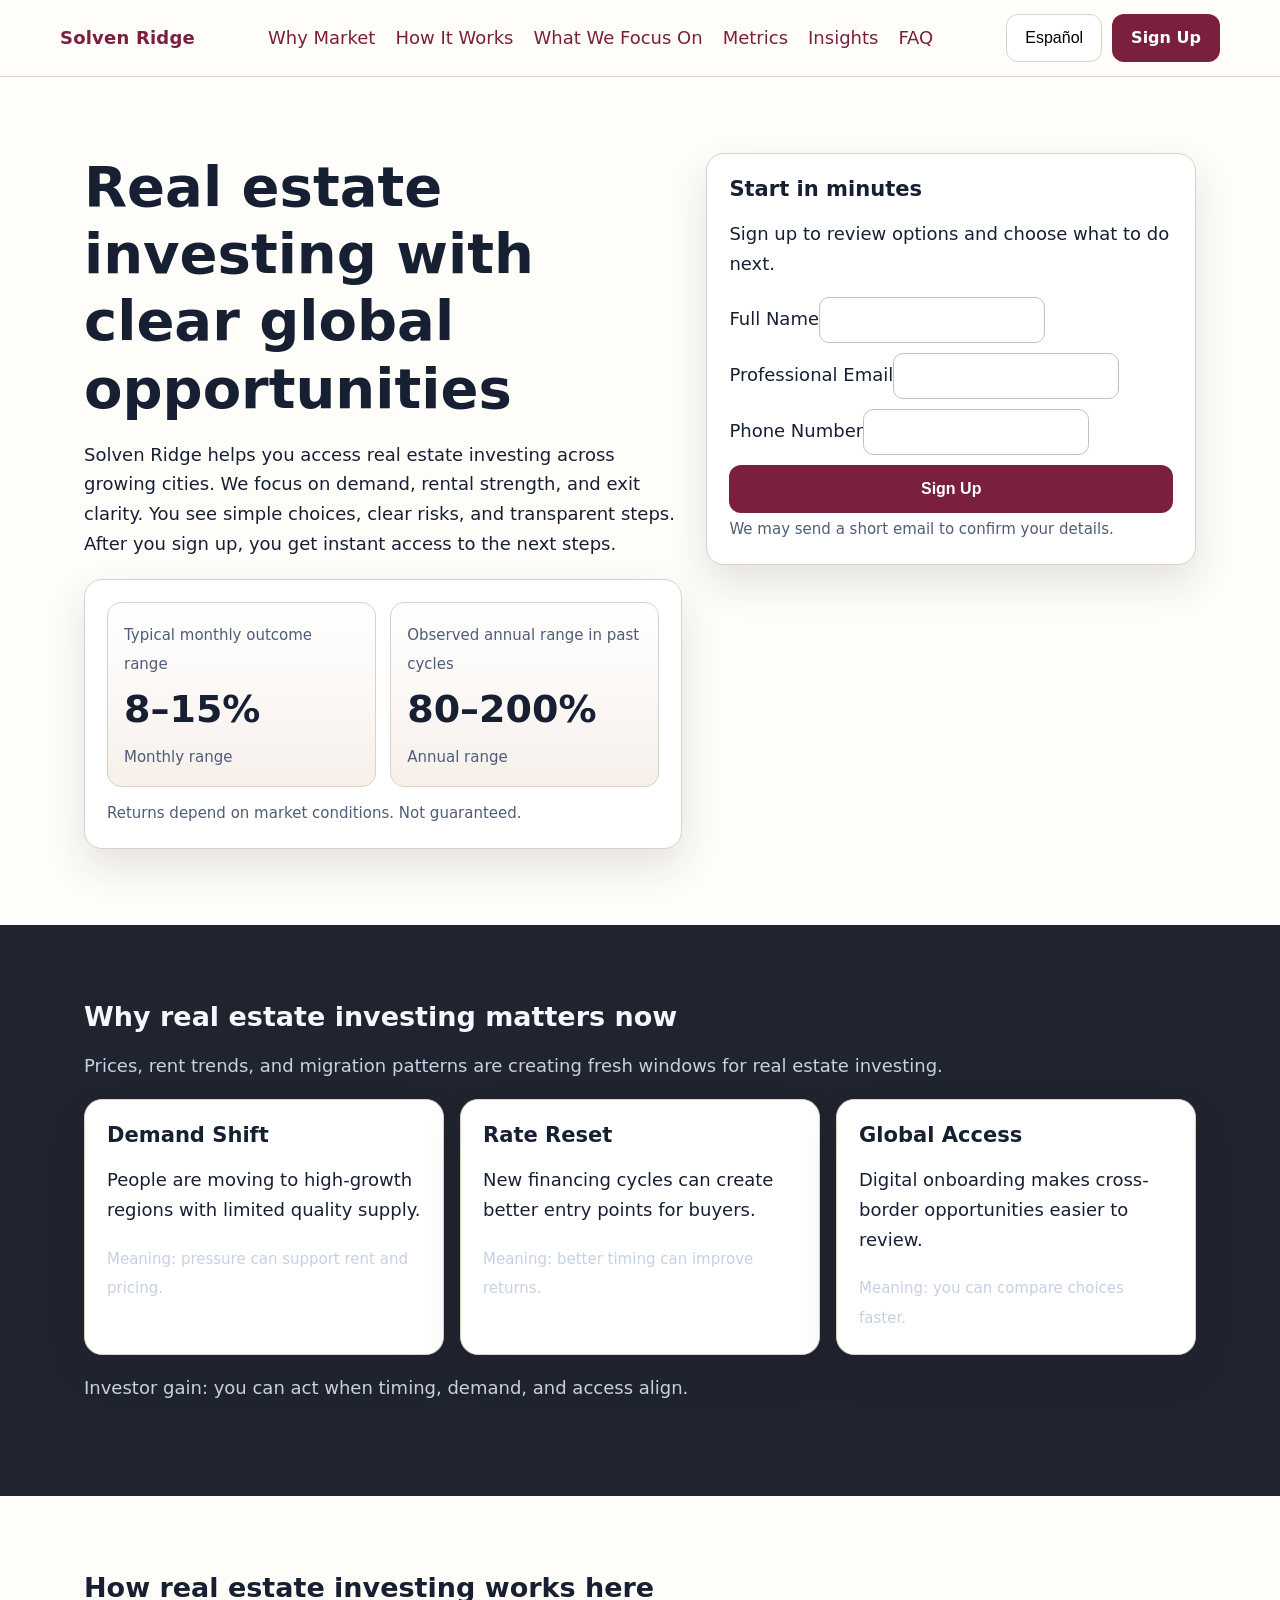
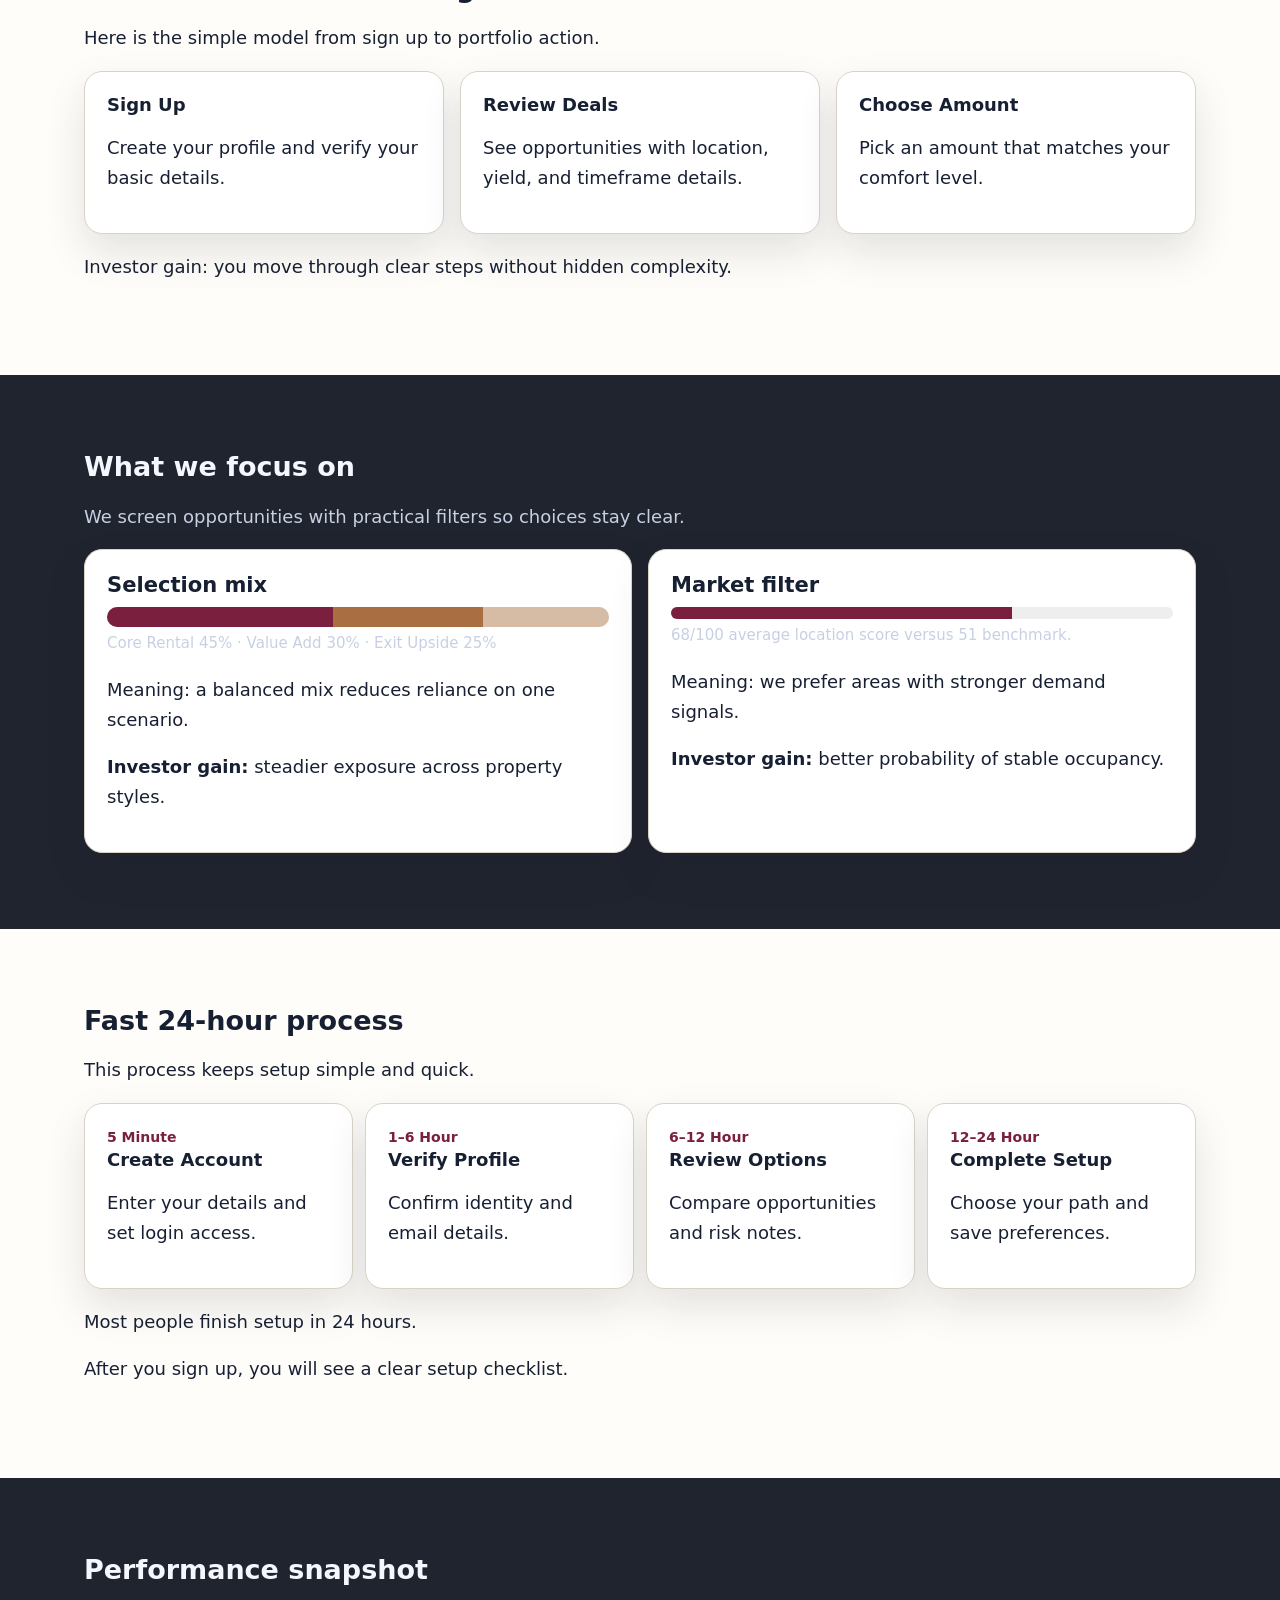
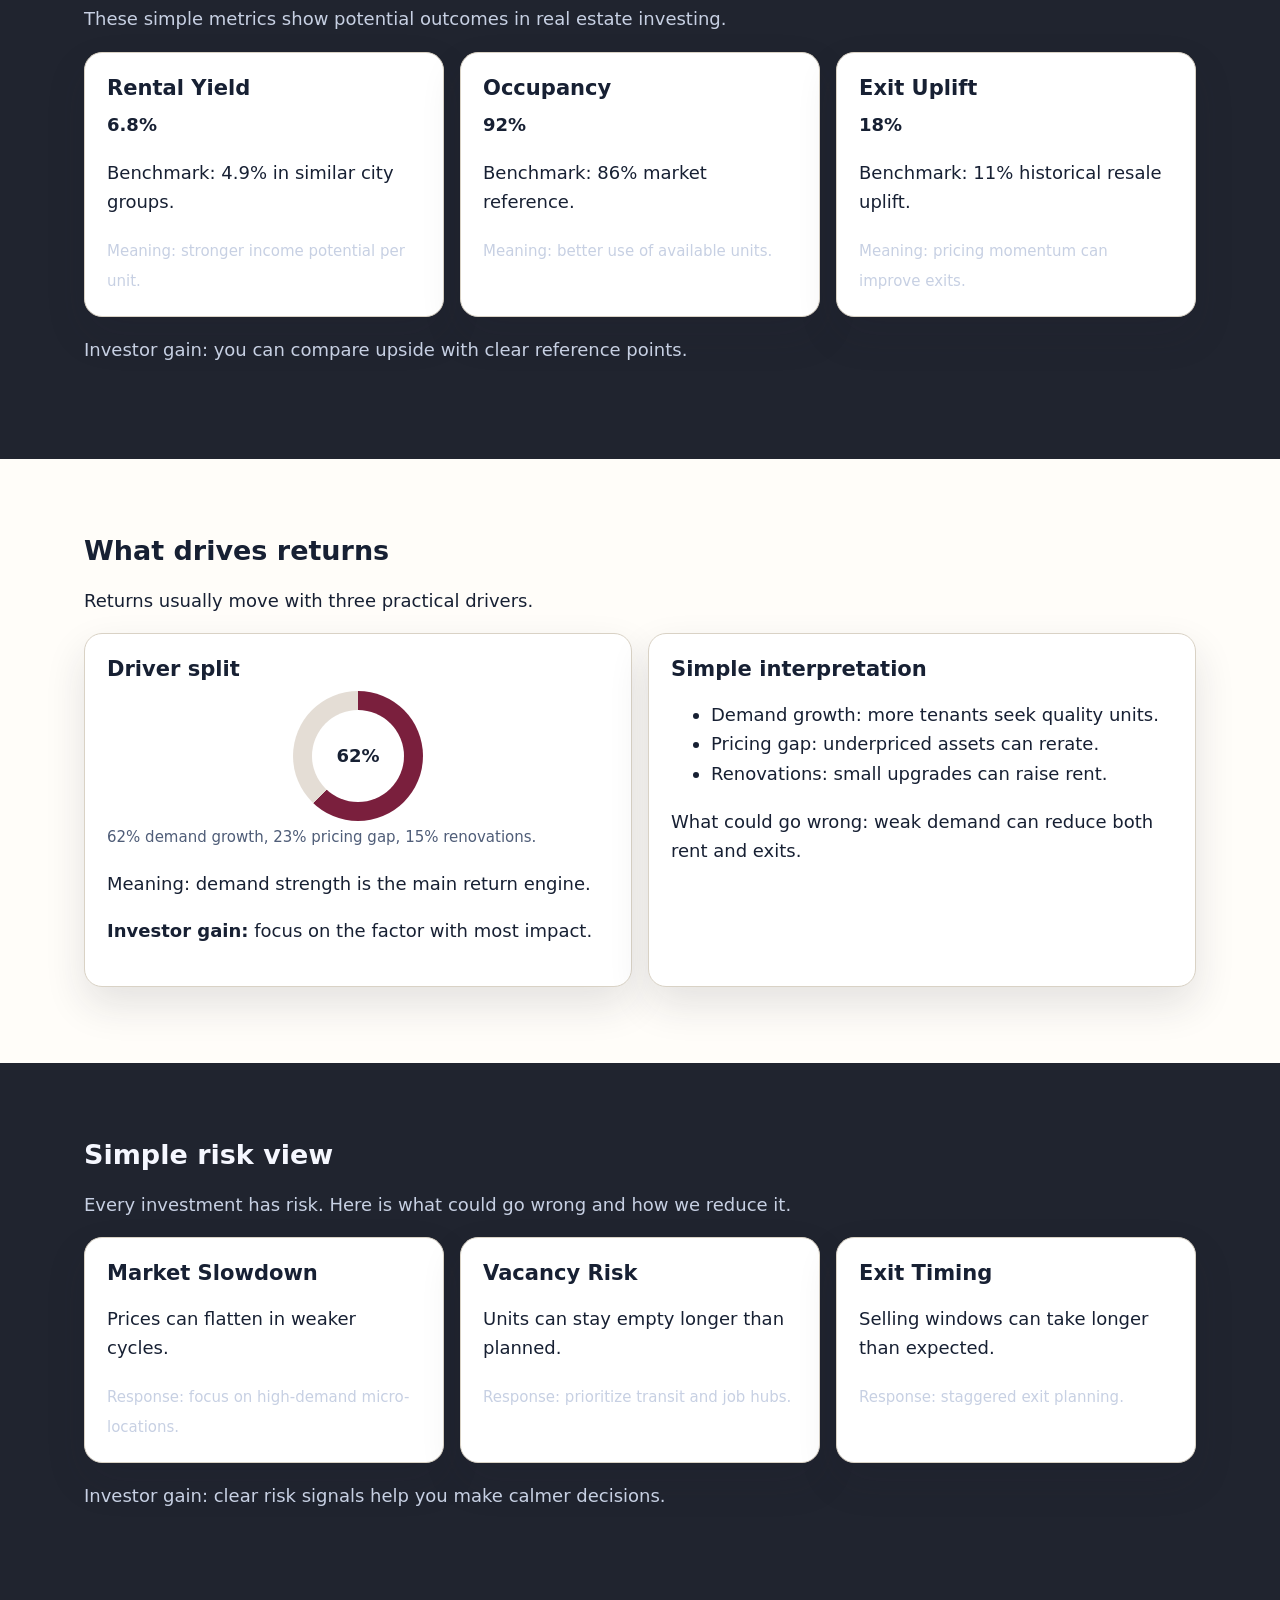
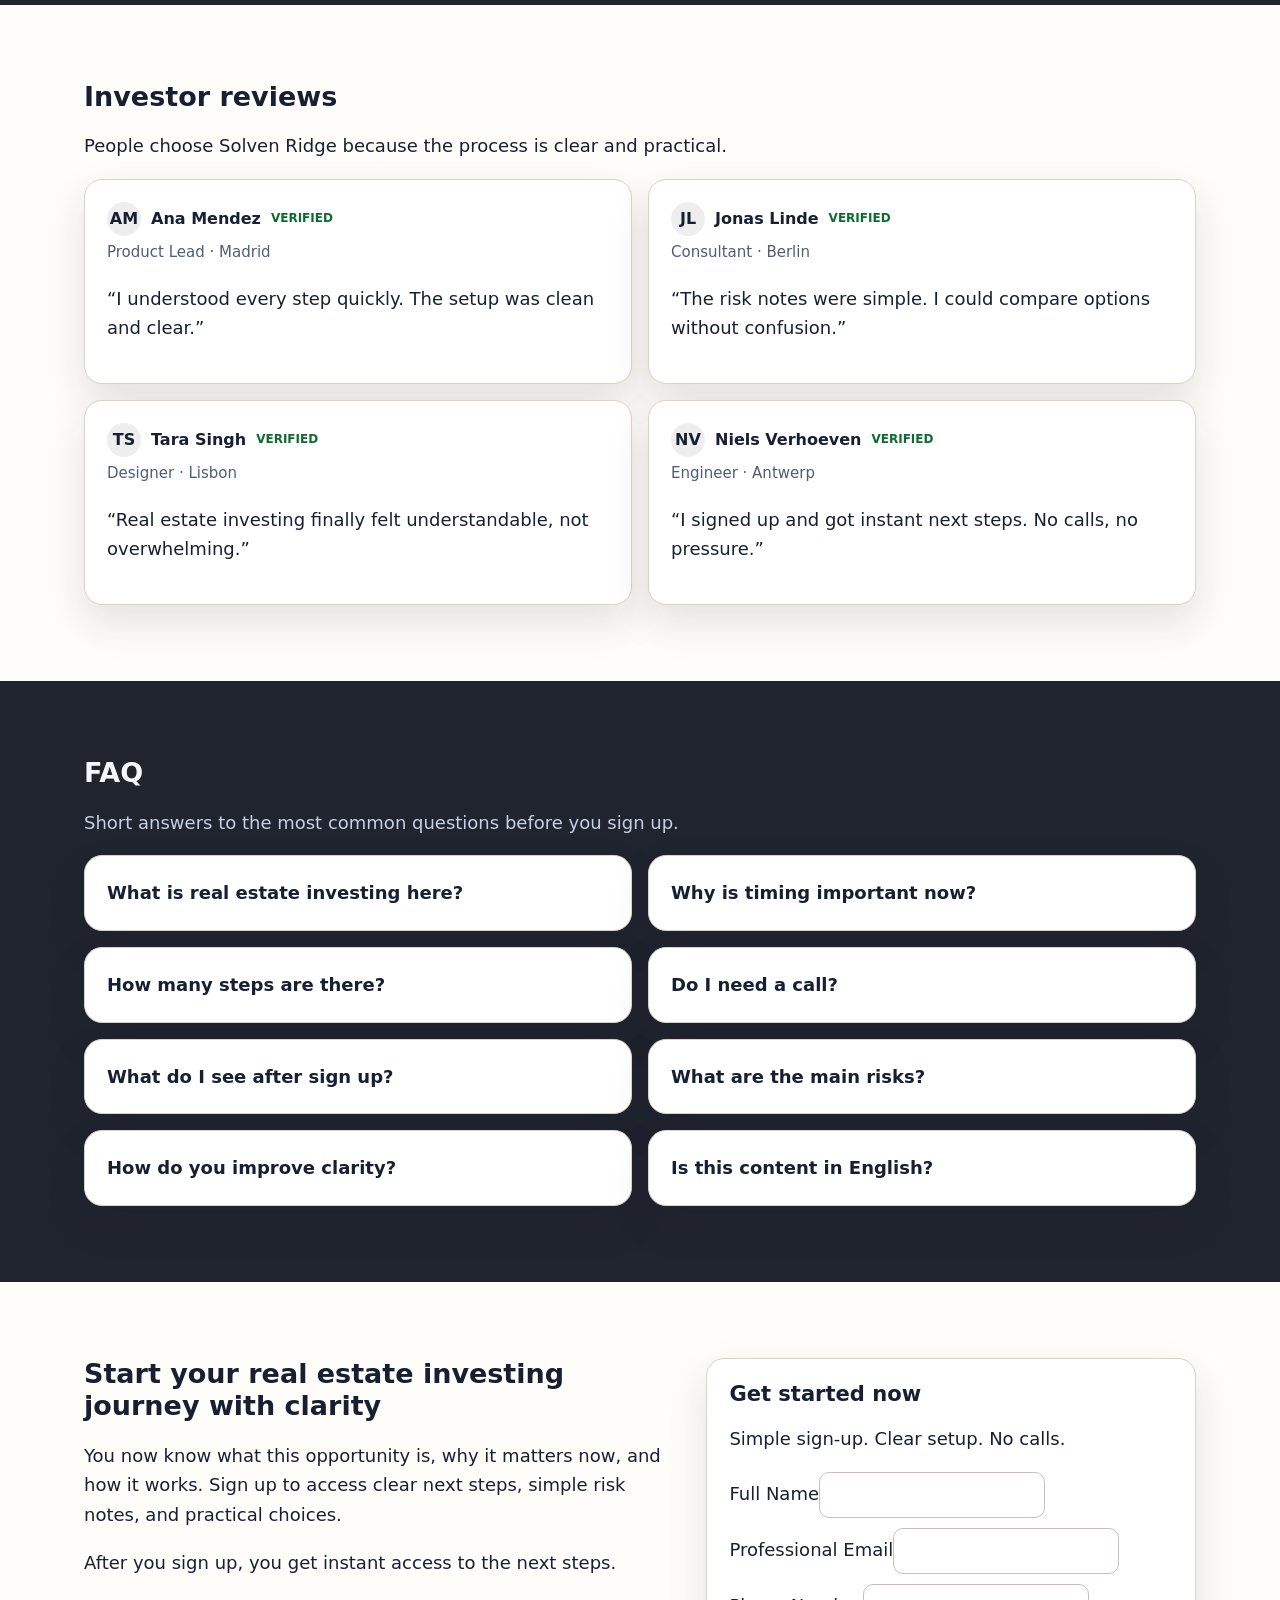
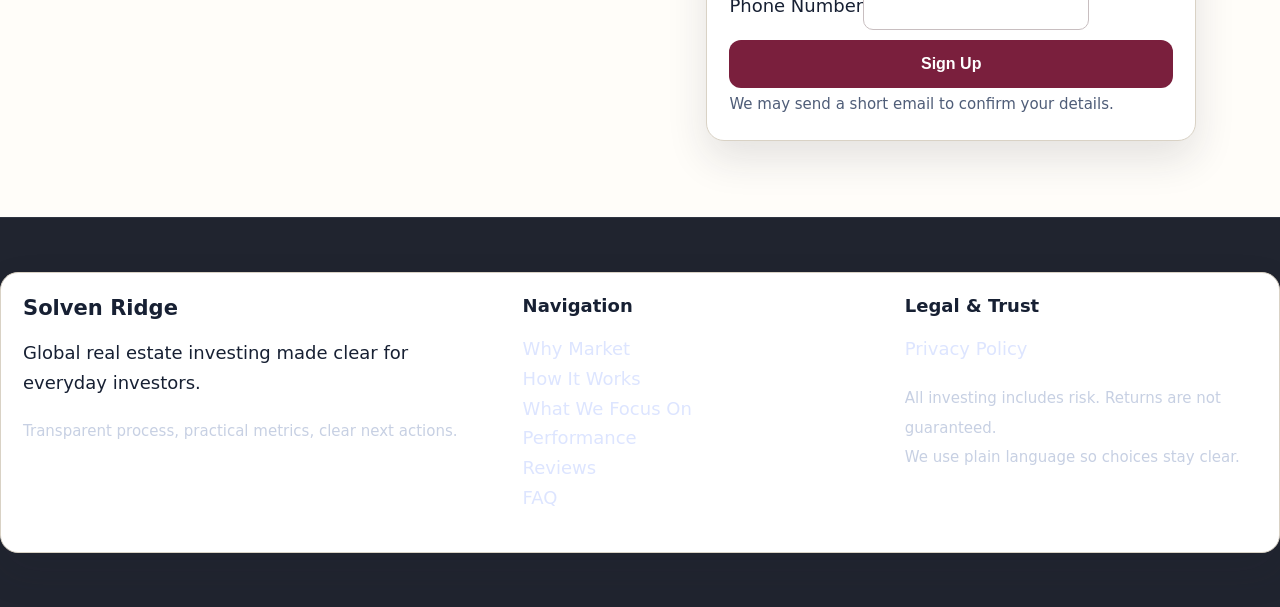
<file: es/index.html>
<!doctype html>
<html lang="en">
<head>
  <meta charset="UTF-8" />
  <meta name="viewport" content="width=device-width, initial-scale=1" />
  <title>Solven Ridge ES | Real Estate Investing Access</title>
  <meta name="description" content="Access clear English real estate investing information, process timeline, and investor-focused metrics." />
  <link rel="canonical" href="https://solvenridge.com/es/index.html" />
  <link rel="alternate" hreflang="en" href="https://solvenridge.com/index.html" />
  <link rel="alternate" hreflang="de" href="https://solvenridge.com/de/index.html" />
  <link rel="alternate" hreflang="fr" href="https://solvenridge.com/fr/index.html" />
  <link rel="alternate" hreflang="es" href="https://solvenridge.com/es/index.html" />
  <link rel="alternate" hreflang="it" href="https://solvenridge.com/it/index.html" />
  <link rel="alternate" hreflang="tr" href="https://solvenridge.com/tr/index.html" />
  <link rel="alternate" hreflang="pt" href="https://solvenridge.com/pt/index.html" />
  <link rel="alternate" hreflang="ja" href="https://solvenridge.com/jp/index.html" />
  <link rel="alternate" hreflang="sk" href="https://solvenridge.com/sk/index.html" />
  <link rel="alternate" hreflang="nl-BE" href="https://solvenridge.com/be/index.html" />
  <meta property="og:title" content="Solven Ridge ES | Real Estate Investing Access" />
  <meta property="og:description" content="Access clear English real estate investing information, process timeline, and investor-focused metrics." />
  <meta property="og:type" content="website" />
  <meta property="og:url" content="https://solvenridge.com/es/index.html" />
  <meta name="twitter:card" content="summary_large_image" />
  <meta name="twitter:title" content="Solven Ridge ES | Real Estate Investing Access" />
  <meta name="twitter:description" content="Access clear English real estate investing information, process timeline, and investor-focused metrics." />
  <link rel="stylesheet" href="../assets/style.css" />
  <script defer src="../assets/app.js"></script>
</head>
<body>
<header class="site-header">
  <div class="container header-inner">
    <a class="brand" href="../index.html">Solven Ridge</a>
    <nav class="desktop-nav" aria-label="Main navigation">
      <a href="#why">Why Market</a><a href="#model">How It Works</a><a href="#focus">What We Focus On</a><a href="#metrics">Metrics</a><a href="#insights">Insights</a><a href="#faq">FAQ</a>
    </nav>
    <div class="header-right">
      <div class="lang-wrap">
        <button class="lang-pill" data-lang-btn aria-label="Open language menu">Español</button>
        <div class="lang-menu" data-lang-menu>
          <a href="../index.html"><span class="flag"><svg viewBox="0 0 18 12" xmlns="http://www.w3.org/2000/svg"><rect width="18" height="12" fill="#012169"/></svg></span>English</a><a href="../de/index.html"><span class="flag"><svg viewBox="0 0 18 12" xmlns="http://www.w3.org/2000/svg"><rect width="18" height="4" y="0" fill="#000"/><rect width="18" height="4" y="4" fill="#dd0000"/><rect width="18" height="4" y="8" fill="#ffce00"/></svg></span>Deutsch</a><a href="../fr/index.html"><span class="flag"><svg viewBox="0 0 18 12" xmlns="http://www.w3.org/2000/svg"><rect width="6" height="12" fill="#0055a4"/><rect x="6" width="6" height="12" fill="#fff"/><rect x="12" width="6" height="12" fill="#ef4135"/></svg></span>Français</a><a href="../es/index.html"><span class="flag"><svg viewBox="0 0 18 12" xmlns="http://www.w3.org/2000/svg"><rect width="18" height="12" fill="#aa151b"/><rect y="3" width="18" height="6" fill="#f1bf00"/></svg></span>Español</a><a href="../it/index.html"><span class="flag"><svg viewBox="0 0 18 12" xmlns="http://www.w3.org/2000/svg"><rect width="6" height="12" fill="#009246"/><rect x="6" width="6" height="12" fill="#fff"/><rect x="12" width="6" height="12" fill="#ce2b37"/></svg></span>Italiano</a><a href="../tr/index.html"><span class="flag"><svg viewBox="0 0 18 12" xmlns="http://www.w3.org/2000/svg"><rect width="18" height="12" fill="#e30a17"/></svg></span>Türkçe</a><a href="../pt/index.html"><span class="flag"><svg viewBox="0 0 18 12" xmlns="http://www.w3.org/2000/svg"><rect width="7" height="12" fill="#006600"/><rect x="7" width="11" height="12" fill="#ff0000"/></svg></span>Português</a><a href="../jp/index.html"><span class="flag"><svg viewBox="0 0 18 12" xmlns="http://www.w3.org/2000/svg"><rect width="18" height="12" fill="#fff"/><circle cx="9" cy="6" r="3" fill="#bc002d"/></svg></span>日本語</a><a href="../sk/index.html"><span class="flag"><svg viewBox="0 0 18 12" xmlns="http://www.w3.org/2000/svg"><rect width="18" height="4" fill="#fff"/><rect y="4" width="18" height="4" fill="#0b4ea2"/><rect y="8" width="18" height="4" fill="#ee1c25"/></svg></span>Slovak</a><a href="../be/index.html"><span class="flag"><svg viewBox="0 0 18 12" xmlns="http://www.w3.org/2000/svg"><rect width="6" height="12" fill="#000"/><rect x="6" width="6" height="12" fill="#ffd90c"/><rect x="12" width="6" height="12" fill="#ef3340"/></svg></span>Nederlands (BE)</a>
        </div>
      </div>
      <a class="btn" href="#signup">Sign Up</a>
      <button class="burger" data-burger aria-label="Open mobile menu" aria-expanded="false">☰</button>
    </div>
  </div>
</header>
<div class="backdrop" data-backdrop></div>
<aside class="drawer" data-drawer aria-hidden="true">
  <button class="lang-pill" data-drawer-close aria-label="Close menu">✕</button>
  <a href="#why">Why Market</a><a href="#model">How It Works</a><a href="#focus">What We Focus On</a><a href="#metrics">Metrics</a><a href="#insights">Insights</a><a href="#faq">FAQ</a>
  <div class="lang-wrap">
    <button class="lang-pill" data-lang-btn aria-label="Open language menu">Español</button>
    <div class="lang-menu" data-lang-menu><a href="../index.html"><span class="flag"><svg viewBox="0 0 18 12" xmlns="http://www.w3.org/2000/svg"><rect width="18" height="12" fill="#012169"/></svg></span>English</a><a href="../de/index.html"><span class="flag"><svg viewBox="0 0 18 12" xmlns="http://www.w3.org/2000/svg"><rect width="18" height="4" y="0" fill="#000"/><rect width="18" height="4" y="4" fill="#dd0000"/><rect width="18" height="4" y="8" fill="#ffce00"/></svg></span>Deutsch</a><a href="../fr/index.html"><span class="flag"><svg viewBox="0 0 18 12" xmlns="http://www.w3.org/2000/svg"><rect width="6" height="12" fill="#0055a4"/><rect x="6" width="6" height="12" fill="#fff"/><rect x="12" width="6" height="12" fill="#ef4135"/></svg></span>Français</a><a href="../es/index.html"><span class="flag"><svg viewBox="0 0 18 12" xmlns="http://www.w3.org/2000/svg"><rect width="18" height="12" fill="#aa151b"/><rect y="3" width="18" height="6" fill="#f1bf00"/></svg></span>Español</a><a href="../it/index.html"><span class="flag"><svg viewBox="0 0 18 12" xmlns="http://www.w3.org/2000/svg"><rect width="6" height="12" fill="#009246"/><rect x="6" width="6" height="12" fill="#fff"/><rect x="12" width="6" height="12" fill="#ce2b37"/></svg></span>Italiano</a><a href="../tr/index.html"><span class="flag"><svg viewBox="0 0 18 12" xmlns="http://www.w3.org/2000/svg"><rect width="18" height="12" fill="#e30a17"/></svg></span>Türkçe</a><a href="../pt/index.html"><span class="flag"><svg viewBox="0 0 18 12" xmlns="http://www.w3.org/2000/svg"><rect width="7" height="12" fill="#006600"/><rect x="7" width="11" height="12" fill="#ff0000"/></svg></span>Português</a><a href="../jp/index.html"><span class="flag"><svg viewBox="0 0 18 12" xmlns="http://www.w3.org/2000/svg"><rect width="18" height="12" fill="#fff"/><circle cx="9" cy="6" r="3" fill="#bc002d"/></svg></span>日本語</a><a href="../sk/index.html"><span class="flag"><svg viewBox="0 0 18 12" xmlns="http://www.w3.org/2000/svg"><rect width="18" height="4" fill="#fff"/><rect y="4" width="18" height="4" fill="#0b4ea2"/><rect y="8" width="18" height="4" fill="#ee1c25"/></svg></span>Slovak</a><a href="../be/index.html"><span class="flag"><svg viewBox="0 0 18 12" xmlns="http://www.w3.org/2000/svg"><rect width="6" height="12" fill="#000"/><rect x="6" width="6" height="12" fill="#ffd90c"/><rect x="12" width="6" height="12" fill="#ef3340"/></svg></span>Nederlands (BE)</a></div>
  </div>
  <a class="btn" href="#signup">Sign Up</a>
</aside>

<main>
  <section class="section light hero" id="top">
    <div class="container hero-grid reveal">
      <div>
        <h1>Real estate investing with clear global opportunities</h1>
        <p>Solven Ridge helps you access real estate investing across growing cities. We focus on demand, rental strength, and exit clarity. You see simple choices, clear risks, and transparent steps. After you sign up, you get instant access to the next steps.</p>
        <div class="hero-panel performance">
          <div class="perf-box"><small>Typical monthly outcome range</small><strong>8–15%</strong><small>Monthly range</small></div>
          <div class="perf-box"><small>Observed annual range in past cycles</small><strong>80–200%</strong><small>Annual range</small></div>
          <small class="micro-copy" style="grid-column:1/-1">Returns depend on market conditions. Not guaranteed.</small>
        </div>
      </div>
      <div class="form-card" id="signup">
        <h3>Start in minutes</h3>
        <p>Sign up to review options and choose what to do next.</p>
        <form>
          <label>Full Name<input type="text" name="name" autocomplete="name" /></label>
          <label>Professional Email<input type="email" name="email" autocomplete="email" /></label>
          <label>Phone Number<input type="tel" name="phone" autocomplete="tel" /></label>
          <button class="btn" type="submit">Sign Up</button>
        </form>
        <small>We may send a short email to confirm your details.</small>
      </div>
    </div>
  </section>

  <section class="section dark" id="why"><div class="container reveal"><h2>Why real estate investing matters now</h2><p>Prices, rent trends, and migration patterns are creating fresh windows for real estate investing.</p><div class="grid-3"><article class="card"><h3>Demand Shift</h3><p>People are moving to high-growth regions with limited quality supply.</p><small>Meaning: pressure can support rent and pricing.</small></article><article class="card"><h3>Rate Reset</h3><p>New financing cycles can create better entry points for buyers.</p><small>Meaning: better timing can improve returns.</small></article><article class="card"><h3>Global Access</h3><p>Digital onboarding makes cross-border opportunities easier to review.</p><small>Meaning: you can compare choices faster.</small></article></div><p>Investor gain: you can act when timing, demand, and access align.</p></div></section>

  <section class="section light" id="model"><div class="container reveal"><h2>How real estate investing works here</h2><p>Here is the simple model from sign up to portfolio action.</p><div class="grid-3"><article class="process-card"><h3>Sign Up</h3><p>Create your profile and verify your basic details.</p></article><article class="process-card"><h3>Review Deals</h3><p>See opportunities with location, yield, and timeframe details.</p></article><article class="process-card"><h3>Choose Amount</h3><p>Pick an amount that matches your comfort level.</p></article></div><p>Investor gain: you move through clear steps without hidden complexity.</p></div></section>

  <section class="section dark" id="focus"><div class="container reveal"><h2>What we focus on</h2><p>We screen opportunities with practical filters so choices stay clear.</p><div class="grid-2"><article class="visual-card"><h3>Selection mix</h3><div class="stack"><span style="width:45%;background:#7a1f3d"></span><span style="width:30%;background:#a96f42"></span><span style="width:25%;background:#d6bca4"></span></div><small>Core Rental 45% · Value Add 30% · Exit Upside 25%</small><p>Meaning: a balanced mix reduces reliance on one scenario.</p><p><strong>Investor gain:</strong> steadier exposure across property styles.</p></article><article class="visual-card"><h3>Market filter</h3><div class="bar"><span style="width:68%;background:var(--accent)"></span></div><small>68/100 average location score versus 51 benchmark.</small><p>Meaning: we prefer areas with stronger demand signals.</p><p><strong>Investor gain:</strong> better probability of stable occupancy.</p></article></div></div></section>

  <section class="section light" id="process"><div class="container reveal"><h2>Fast 24-hour process</h2><p>This process keeps setup simple and quick.</p><div class="process-grid"><article class="process-card"><div class="time">5 Minute</div><h3>Create Account</h3><p>Enter your details and set login access.</p></article><article class="process-card"><div class="time">1–6 Hour</div><h3>Verify Profile</h3><p>Confirm identity and email details.</p></article><article class="process-card"><div class="time">6–12 Hour</div><h3>Review Options</h3><p>Compare opportunities and risk notes.</p></article><article class="process-card"><div class="time">12–24 Hour</div><h3>Complete Setup</h3><p>Choose your path and save preferences.</p></article></div><p>Most people finish setup in 24 hours.</p><p>After you sign up, you will see a clear setup checklist.</p></div></section>

  <section class="section dark" id="metrics"><div class="container reveal"><h2>Performance snapshot</h2><p>These simple metrics show potential outcomes in real estate investing.</p><div class="grid-3"><article class="kpi-card"><h3>Rental Yield</h3><strong>6.8%</strong><p>Benchmark: 4.9% in similar city groups.</p><small>Meaning: stronger income potential per unit.</small></article><article class="kpi-card"><h3>Occupancy</h3><strong>92%</strong><p>Benchmark: 86% market reference.</p><small>Meaning: better use of available units.</small></article><article class="kpi-card"><h3>Exit Uplift</h3><strong>18%</strong><p>Benchmark: 11% historical resale uplift.</p><small>Meaning: pricing momentum can improve exits.</small></article></div><p>Investor gain: you can compare upside with clear reference points.</p></div></section>

  <section class="section light" id="insights"><div class="container reveal"><h2>What drives returns</h2><p>Returns usually move with three practical drivers.</p><div class="grid-2"><article class="chart-panel"><h3>Driver split</h3><div class="ring"></div><small>62% demand growth, 23% pricing gap, 15% renovations.</small><p>Meaning: demand strength is the main return engine.</p><p><strong>Investor gain:</strong> focus on the factor with most impact.</p></article><article class="info-panel"><h3>Simple interpretation</h3><ul><li>Demand growth: more tenants seek quality units.</li><li>Pricing gap: underpriced assets can rerate.</li><li>Renovations: small upgrades can raise rent.</li></ul><p>What could go wrong: weak demand can reduce both rent and exits.</p></article></div></div></section>

  <section class="section dark" id="risk"><div class="container reveal"><h2>Simple risk view</h2><p>Every investment has risk. Here is what could go wrong and how we reduce it.</p><div class="grid-3"><article class="metric-card"><h3>Market Slowdown</h3><p>Prices can flatten in weaker cycles.</p><small>Response: focus on high-demand micro-locations.</small></article><article class="metric-card"><h3>Vacancy Risk</h3><p>Units can stay empty longer than planned.</p><small>Response: prioritize transit and job hubs.</small></article><article class="metric-card"><h3>Exit Timing</h3><p>Selling windows can take longer than expected.</p><small>Response: staggered exit planning.</small></article></div><p>Investor gain: clear risk signals help you make calmer decisions.</p></div></section>

  <section class="section light" id="reviews"><div class="container reveal"><h2>Investor reviews</h2><p>People choose Solven Ridge because the process is clear and practical.</p><div class="grid-2"><article class="review-card"><div class="review-head"><div class="avatar">AM</div><strong>Ana Mendez</strong><span class="verified">VERIFIED</span></div><small>Product Lead · Madrid</small><p>“I understood every step quickly. The setup was clean and clear.”</p></article><article class="review-card"><div class="review-head"><div class="avatar">JL</div><strong>Jonas Linde</strong><span class="verified">VERIFIED</span></div><small>Consultant · Berlin</small><p>“The risk notes were simple. I could compare options without confusion.”</p></article><article class="review-card"><div class="review-head"><div class="avatar">TS</div><strong>Tara Singh</strong><span class="verified">VERIFIED</span></div><small>Designer · Lisbon</small><p>“Real estate investing finally felt understandable, not overwhelming.”</p></article><article class="review-card"><div class="review-head"><div class="avatar">NV</div><strong>Niels Verhoeven</strong><span class="verified">VERIFIED</span></div><small>Engineer · Antwerp</small><p>“I signed up and got instant next steps. No calls, no pressure.”</p></article></div></div></section>

  <section class="section dark" id="faq"><div class="container reveal"><h2>FAQ</h2><p>Short answers to the most common questions before you sign up.</p><div class="grid-2"><details class="faq-item"><summary>What is real estate investing here?</summary><p>You invest in selected property opportunities across global growth markets.</p></details><details class="faq-item"><summary>Why is timing important now?</summary><p>Demand shifts and pricing resets can create better entry windows.</p></details><details class="faq-item"><summary>How many steps are there?</summary><p>Sign up, verify, review options, and complete setup.</p></details><details class="faq-item"><summary>Do I need a call?</summary><p>No. The journey is online and self-guided.</p></details><details class="faq-item"><summary>What do I see after sign up?</summary><p>After you sign up, you can review the options and choose what to do next.</p></details><details class="faq-item"><summary>What are the main risks?</summary><p>Market slowdown, vacancy changes, and exit timing variation.</p></details><details class="faq-item"><summary>How do you improve clarity?</summary><p>We show plain-language metrics, benchmarks, and risk notes.</p></details><details class="faq-item"><summary>Is this content in English?</summary><p>Yes. All pages and forms are English for consistency.</p></details></div></div></section>

  <section class="section light" id="final"><div class="container hero-grid reveal"><div><h2>Start your real estate investing journey with clarity</h2><p>You now know what this opportunity is, why it matters now, and how it works. Sign up to access clear next steps, simple risk notes, and practical choices.</p><p>After you sign up, you get instant access to the next steps.</p></div><div class="form-card"><h3>Get started now</h3><p>Simple sign-up. Clear setup. No calls.</p><form><label>Full Name<input type="text" /></label><label>Professional Email<input type="email" /></label><label>Phone Number<input type="tel" /></label><button class="btn" type="submit">Sign Up</button></form><small>We may send a short email to confirm your details.</small></div></div></section>
</main>

<footer class="footer section dark"><div class="container footer-inner footer-panel"><div><h3>Solven Ridge</h3><p>Global real estate investing made clear for everyday investors.</p><small>Transparent process, practical metrics, clear next actions.</small></div><div><h4>Navigation</h4><p><a href="#why">Why Market</a><br><a href="#model">How It Works</a><br><a href="#focus">What We Focus On</a><br><a href="#metrics">Performance</a><br><a href="#reviews">Reviews</a><br><a href="#faq">FAQ</a></p></div><div><h4>Legal & Trust</h4><p><a href="#" data-open-policy>Privacy Policy</a></p><small>All investing includes risk. Returns are not guaranteed.</small><br><small>We use plain language so choices stay clear.</small></div></div></footer>

<div class="backdrop" hidden data-modal>
  <div class="container" style="padding-top:40px;padding-bottom:40px">
    <div class="form-card" role="dialog" aria-modal="true" aria-label="Privacy Policy">
      <button class="lang-pill" data-close-policy aria-label="Close privacy modal" style="float:right">✕</button>
      <h3>Privacy Policy</h3>
      <p><strong>Introduction:</strong> We explain what data we collect and why.</p>
      <p><strong>Data collection:</strong> We collect name, email, phone, and website usage data.</p>
      <p><strong>Legal basis:</strong> We process data for consent, service delivery, and legal duties.</p>
      <p><strong>Cookies:</strong> Cookies help site performance and basic analytics.</p>
      <p><strong>Retention:</strong> We keep data only as long as needed.</p>
      <p><strong>Third-party sharing:</strong> We share only with secure service providers when required.</p>
      <p><strong>Security:</strong> We use technical controls to protect your information.</p>
      <p><strong>User rights:</strong> You may request access, edits, deletion, or export.</p>
      <p><strong>International transfers:</strong> Data may move across countries with safeguards.</p>
      <p><strong>Industry risk disclosure:</strong> Investing can lose value and outcomes can vary.</p>
      <p><strong>Contact:</strong> privacy@solvenridge.com</p>
      <button class="lang-pill" data-close-policy>Close</button>
    </div>
  </div>
</div>

<script type="application/ld+json">{"@context":"https://schema.org","@type":"Organization","name":"Solven Ridge","url":"https://solvenridge.com"}</script>
<script type="application/ld+json">{"@context":"https://schema.org","@type":"WebSite","name":"Solven Ridge","url":"https://solvenridge.com"}</script>
<script type="application/ld+json">{"@context":"https://schema.org","@type":"FAQPage","mainEntity":[{"@type":"Question","name":"What is real estate investing here?","acceptedAnswer":{"@type":"Answer","text":"You invest in selected property opportunities across global growth markets."}},{"@type":"Question","name":"Do I need a call?","acceptedAnswer":{"@type":"Answer","text":"No. The journey is online and self-guided."}}]}</script>
<script type="application/ld+json">{"@context":"https://schema.org","@type":"Review","author":{"@type":"Person","name":"Ana Mendez"},"reviewBody":"I understood every step quickly.","reviewRating":{"@type":"Rating","ratingValue":"5"}}</script>
</body>
</html>
</file>
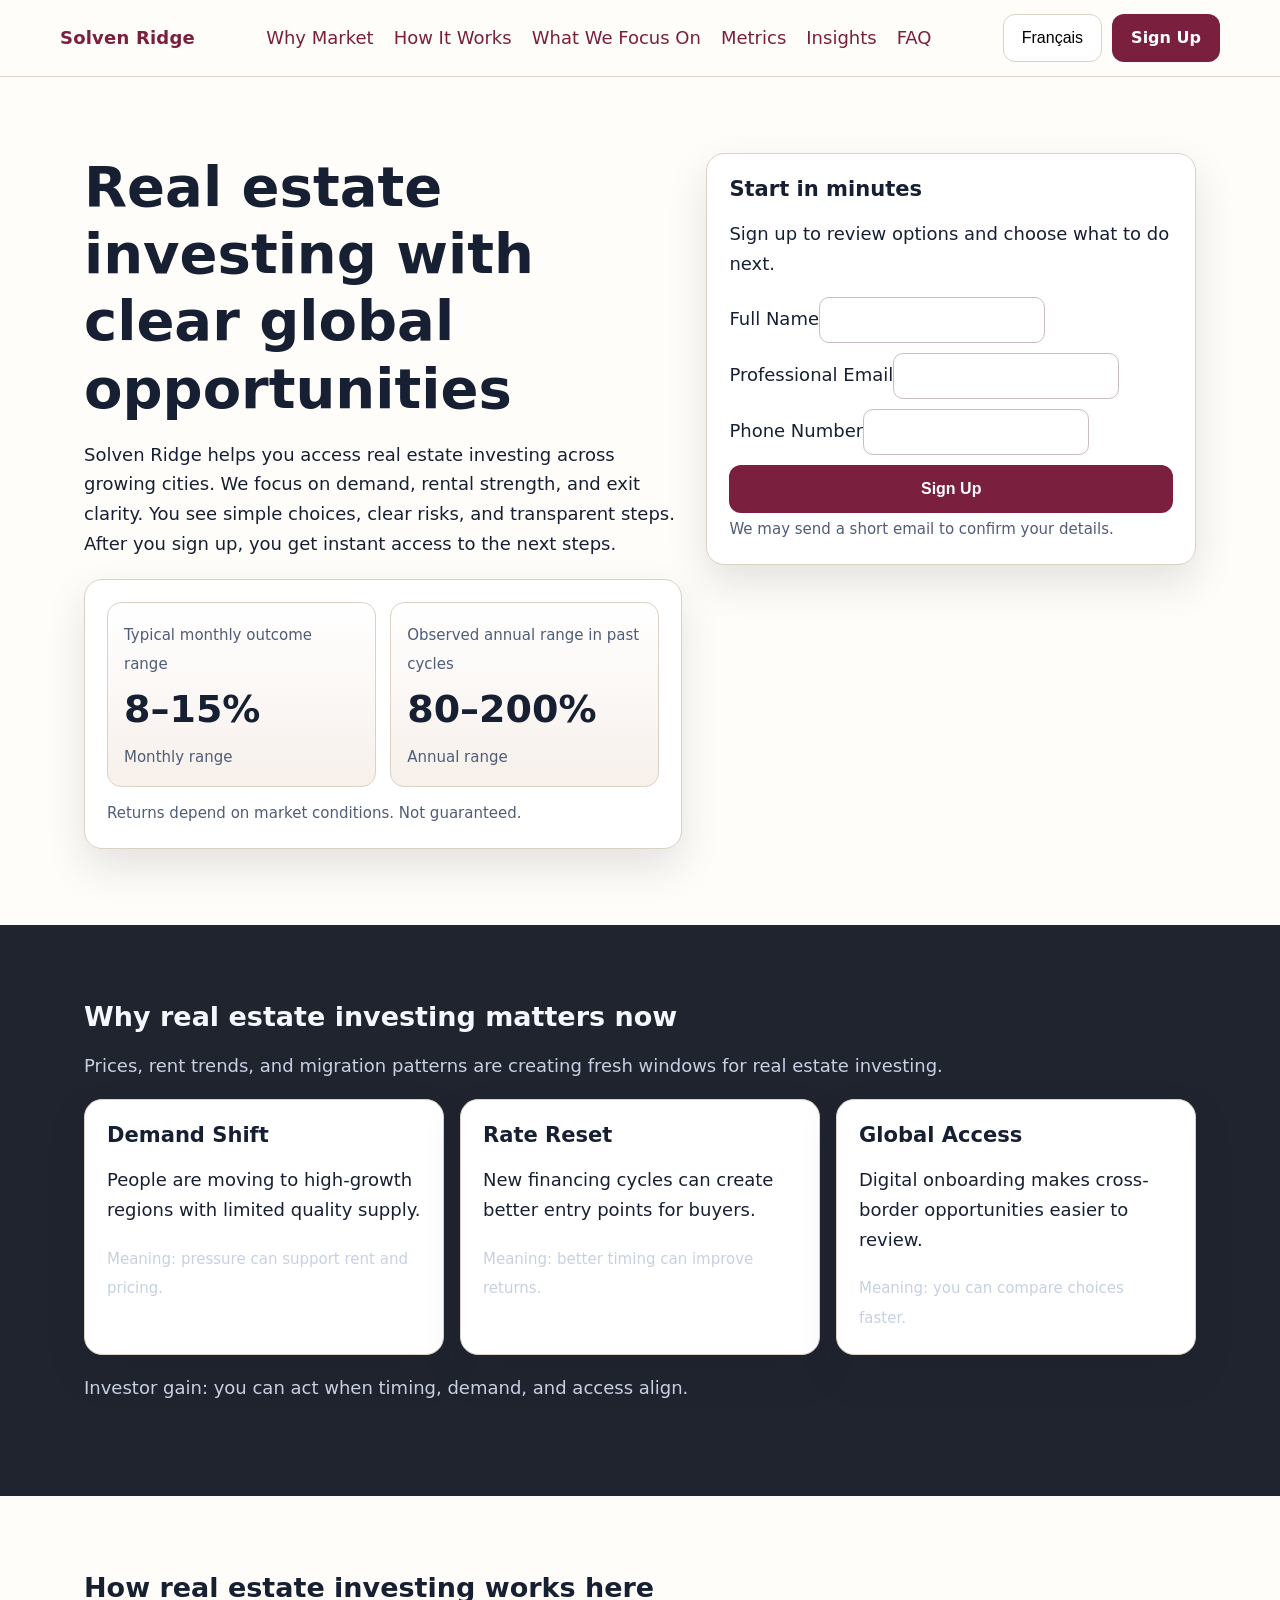
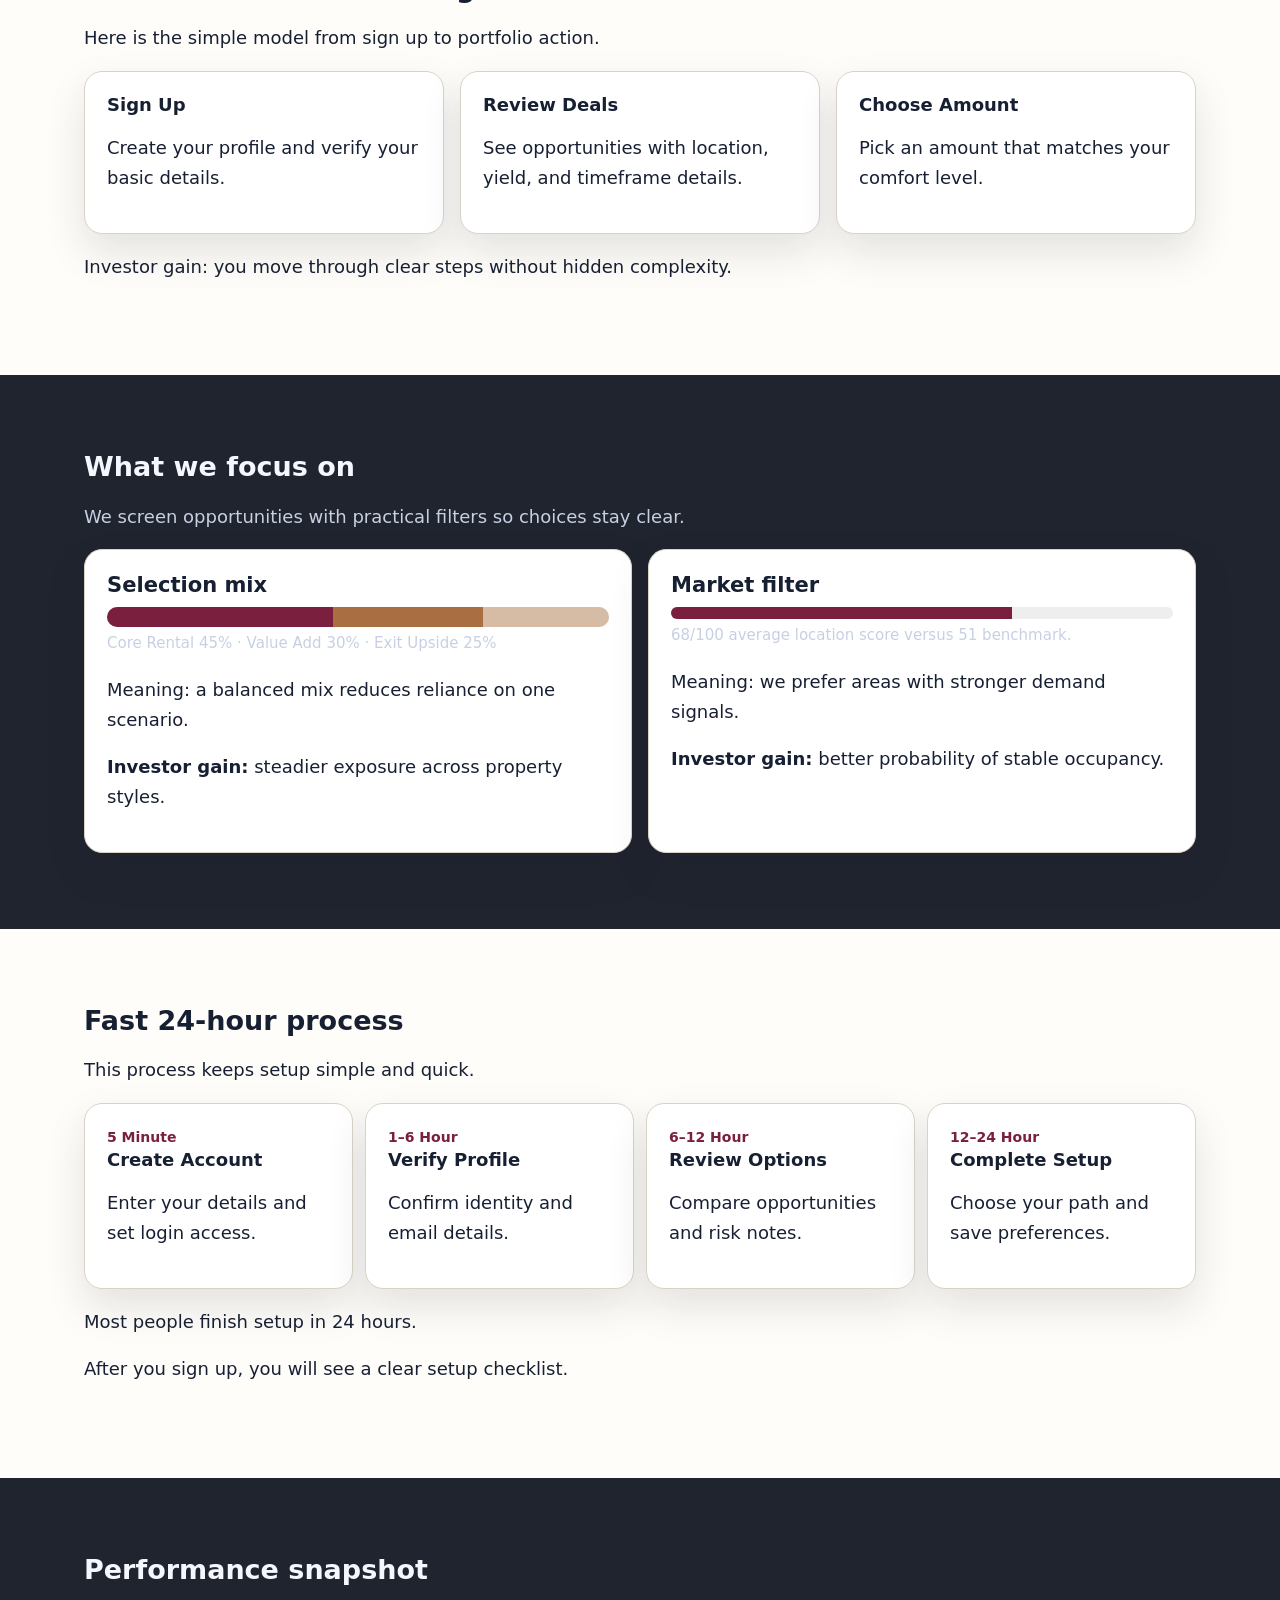
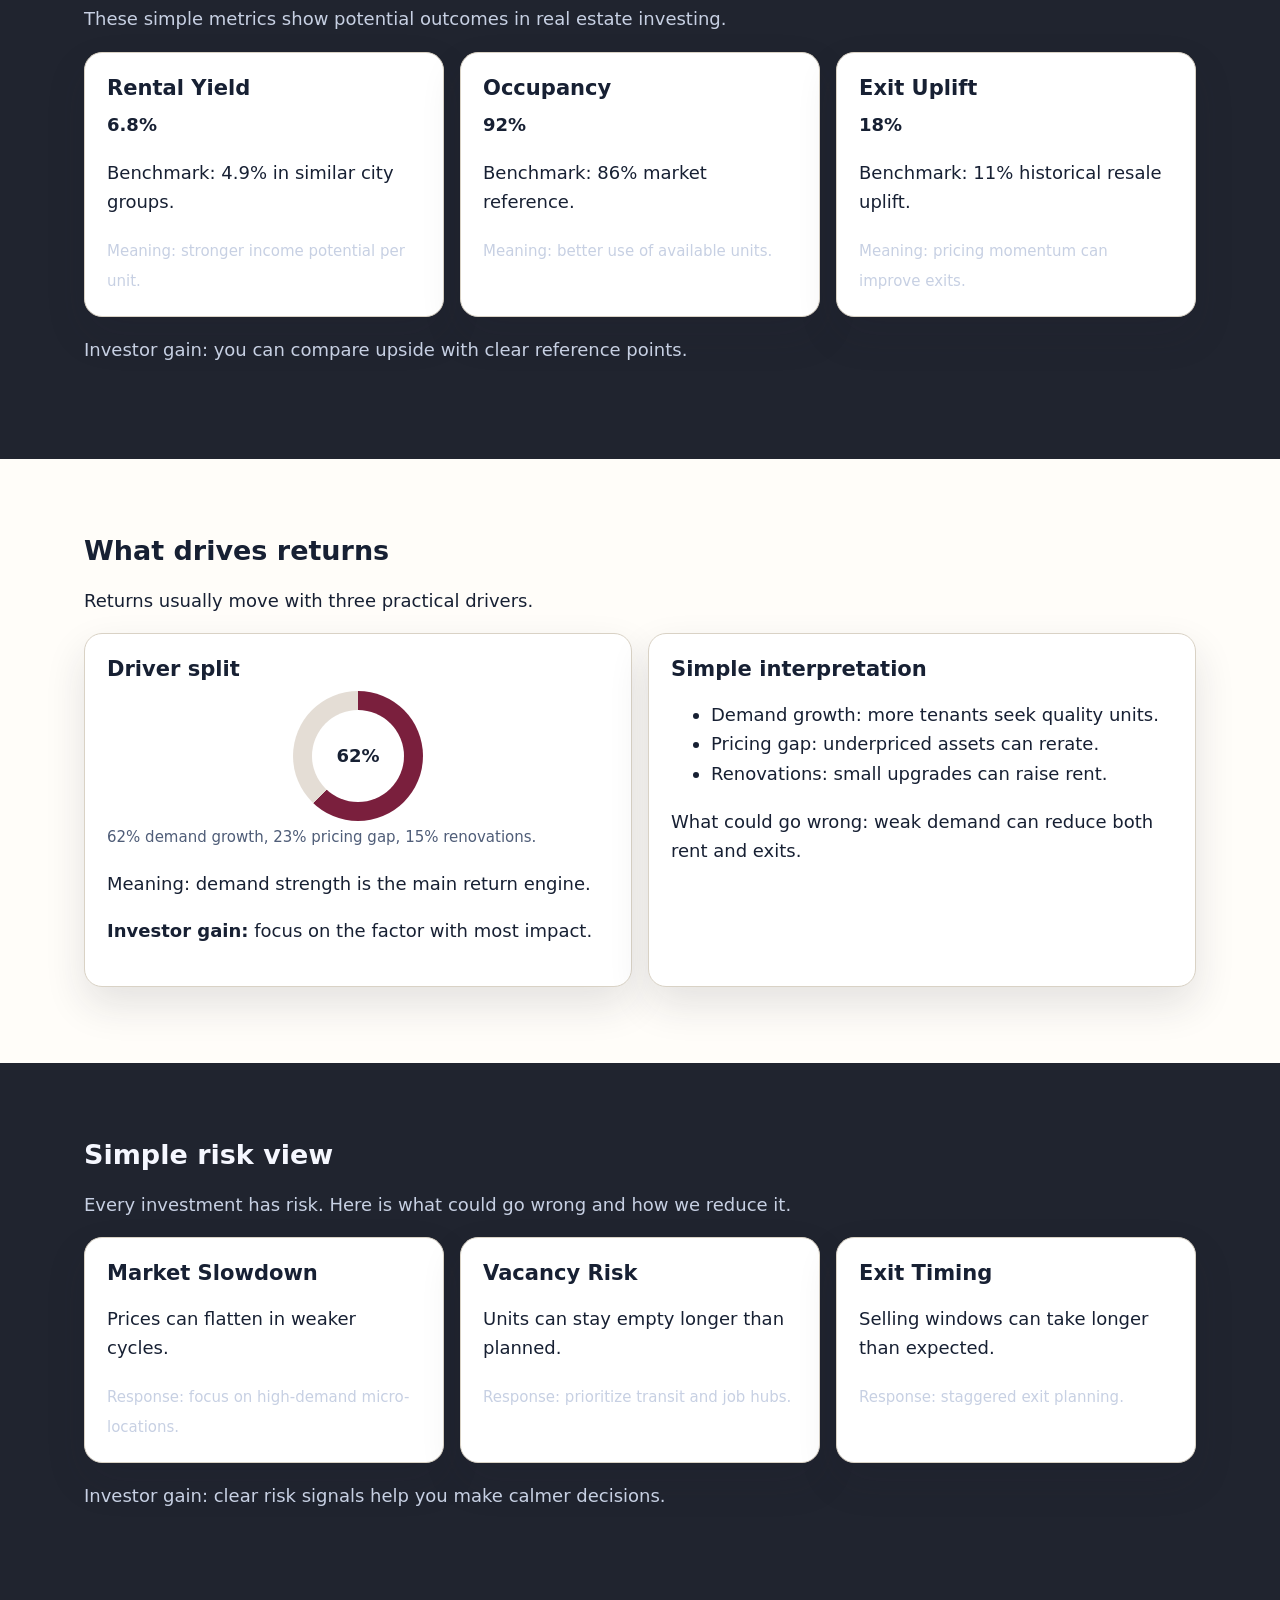
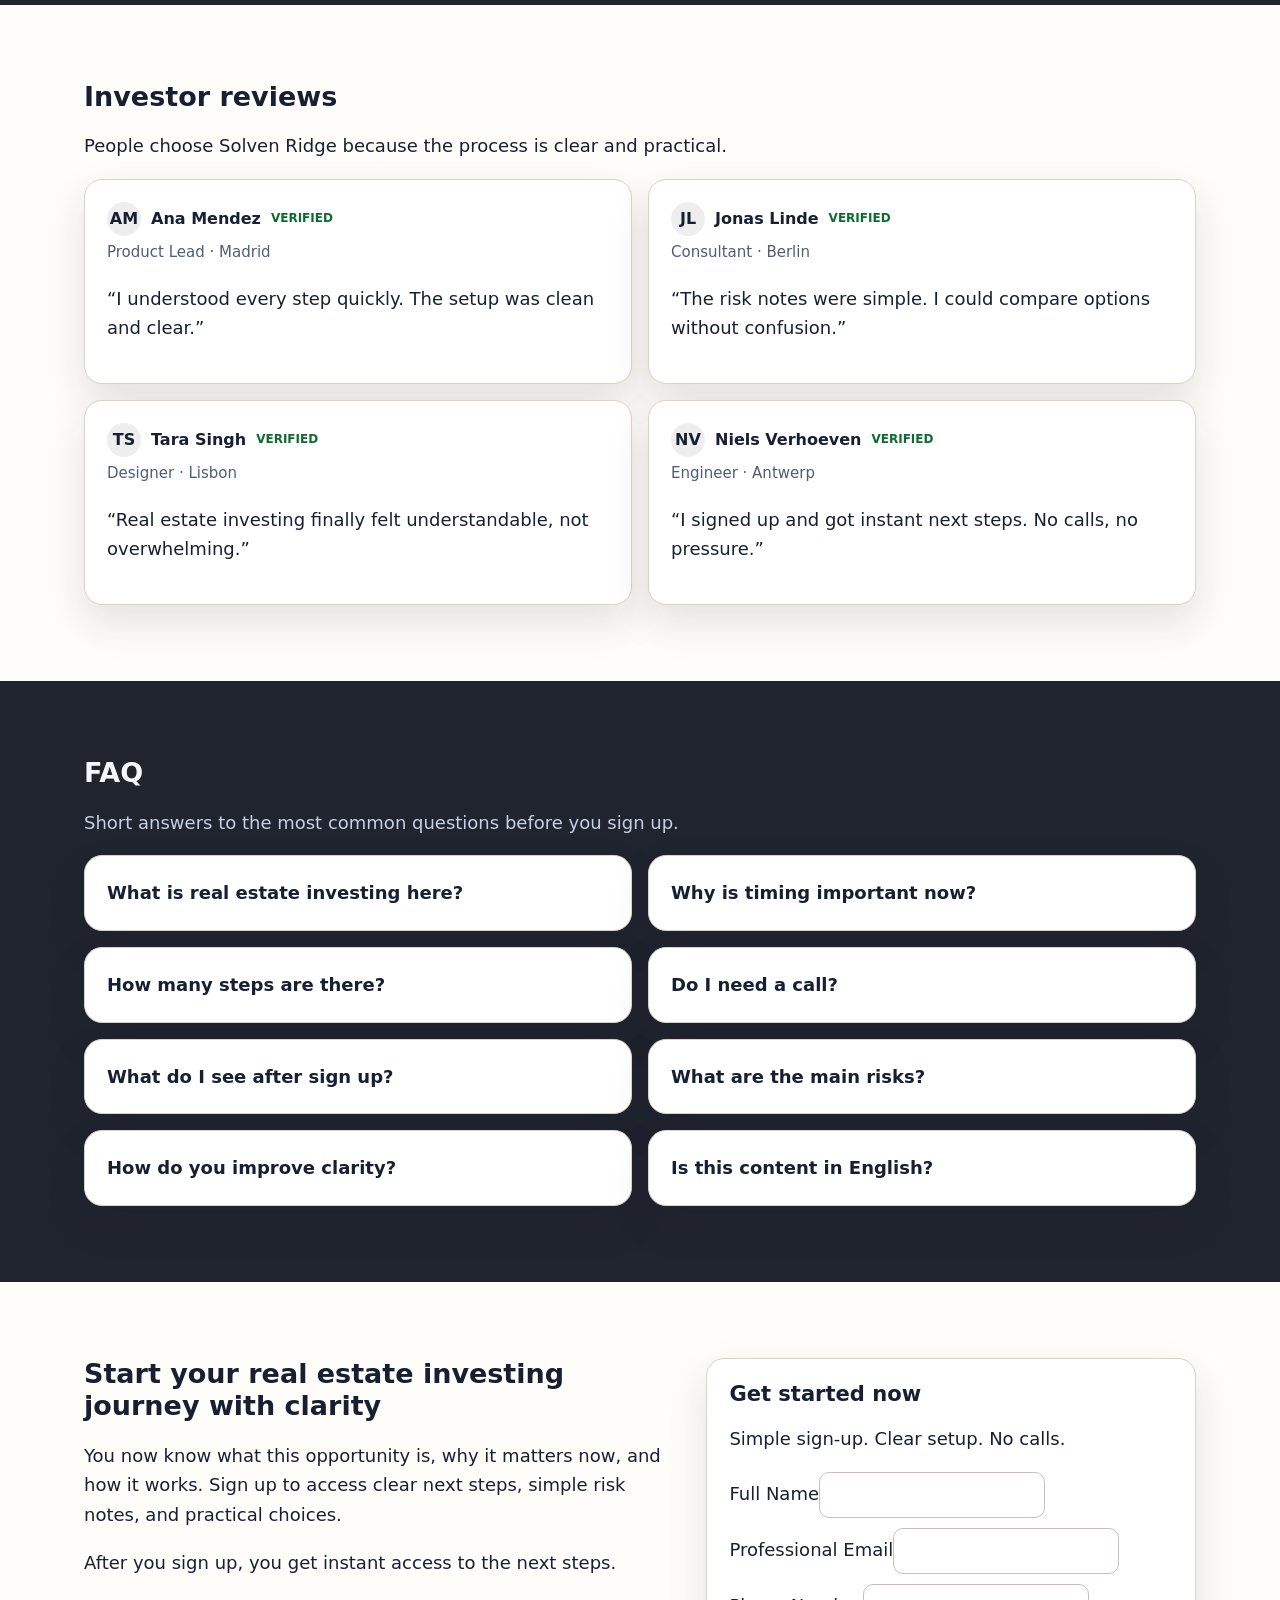
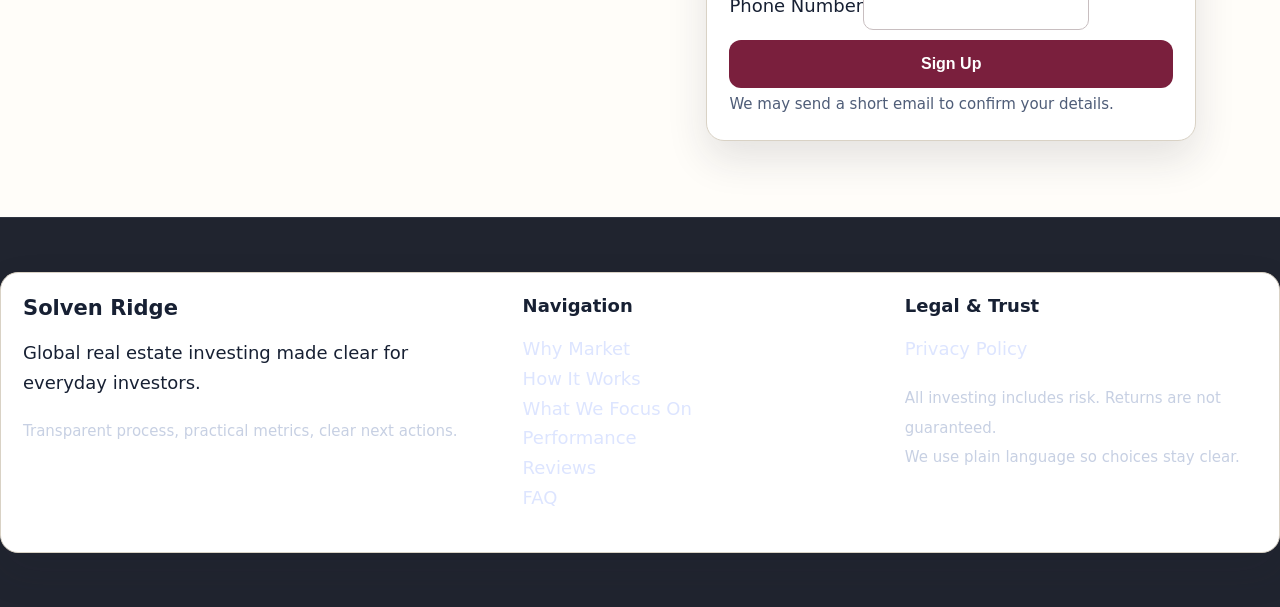
<file: fr/index.html>
<!doctype html>
<html lang="en">
<head>
  <meta charset="UTF-8" />
  <meta name="viewport" content="width=device-width, initial-scale=1" />
  <title>Solven Ridge FR | Real Estate Investing Clarity</title>
  <meta name="description" content="See simple English guidance on global real estate investing opportunities and next steps." />
  <link rel="canonical" href="https://solvenridge.com/fr/index.html" />
  <link rel="alternate" hreflang="en" href="https://solvenridge.com/index.html" />
  <link rel="alternate" hreflang="de" href="https://solvenridge.com/de/index.html" />
  <link rel="alternate" hreflang="fr" href="https://solvenridge.com/fr/index.html" />
  <link rel="alternate" hreflang="es" href="https://solvenridge.com/es/index.html" />
  <link rel="alternate" hreflang="it" href="https://solvenridge.com/it/index.html" />
  <link rel="alternate" hreflang="tr" href="https://solvenridge.com/tr/index.html" />
  <link rel="alternate" hreflang="pt" href="https://solvenridge.com/pt/index.html" />
  <link rel="alternate" hreflang="ja" href="https://solvenridge.com/jp/index.html" />
  <link rel="alternate" hreflang="sk" href="https://solvenridge.com/sk/index.html" />
  <link rel="alternate" hreflang="nl-BE" href="https://solvenridge.com/be/index.html" />
  <meta property="og:title" content="Solven Ridge FR | Real Estate Investing Clarity" />
  <meta property="og:description" content="See simple English guidance on global real estate investing opportunities and next steps." />
  <meta property="og:type" content="website" />
  <meta property="og:url" content="https://solvenridge.com/fr/index.html" />
  <meta name="twitter:card" content="summary_large_image" />
  <meta name="twitter:title" content="Solven Ridge FR | Real Estate Investing Clarity" />
  <meta name="twitter:description" content="See simple English guidance on global real estate investing opportunities and next steps." />
  <link rel="stylesheet" href="../assets/style.css" />
  <script defer src="../assets/app.js"></script>
</head>
<body>
<header class="site-header">
  <div class="container header-inner">
    <a class="brand" href="../index.html">Solven Ridge</a>
    <nav class="desktop-nav" aria-label="Main navigation">
      <a href="#why">Why Market</a><a href="#model">How It Works</a><a href="#focus">What We Focus On</a><a href="#metrics">Metrics</a><a href="#insights">Insights</a><a href="#faq">FAQ</a>
    </nav>
    <div class="header-right">
      <div class="lang-wrap">
        <button class="lang-pill" data-lang-btn aria-label="Open language menu">Français</button>
        <div class="lang-menu" data-lang-menu>
          <a href="../index.html"><span class="flag"><svg viewBox="0 0 18 12" xmlns="http://www.w3.org/2000/svg"><rect width="18" height="12" fill="#012169"/></svg></span>English</a><a href="../de/index.html"><span class="flag"><svg viewBox="0 0 18 12" xmlns="http://www.w3.org/2000/svg"><rect width="18" height="4" y="0" fill="#000"/><rect width="18" height="4" y="4" fill="#dd0000"/><rect width="18" height="4" y="8" fill="#ffce00"/></svg></span>Deutsch</a><a href="../fr/index.html"><span class="flag"><svg viewBox="0 0 18 12" xmlns="http://www.w3.org/2000/svg"><rect width="6" height="12" fill="#0055a4"/><rect x="6" width="6" height="12" fill="#fff"/><rect x="12" width="6" height="12" fill="#ef4135"/></svg></span>Français</a><a href="../es/index.html"><span class="flag"><svg viewBox="0 0 18 12" xmlns="http://www.w3.org/2000/svg"><rect width="18" height="12" fill="#aa151b"/><rect y="3" width="18" height="6" fill="#f1bf00"/></svg></span>Español</a><a href="../it/index.html"><span class="flag"><svg viewBox="0 0 18 12" xmlns="http://www.w3.org/2000/svg"><rect width="6" height="12" fill="#009246"/><rect x="6" width="6" height="12" fill="#fff"/><rect x="12" width="6" height="12" fill="#ce2b37"/></svg></span>Italiano</a><a href="../tr/index.html"><span class="flag"><svg viewBox="0 0 18 12" xmlns="http://www.w3.org/2000/svg"><rect width="18" height="12" fill="#e30a17"/></svg></span>Türkçe</a><a href="../pt/index.html"><span class="flag"><svg viewBox="0 0 18 12" xmlns="http://www.w3.org/2000/svg"><rect width="7" height="12" fill="#006600"/><rect x="7" width="11" height="12" fill="#ff0000"/></svg></span>Português</a><a href="../jp/index.html"><span class="flag"><svg viewBox="0 0 18 12" xmlns="http://www.w3.org/2000/svg"><rect width="18" height="12" fill="#fff"/><circle cx="9" cy="6" r="3" fill="#bc002d"/></svg></span>日本語</a><a href="../sk/index.html"><span class="flag"><svg viewBox="0 0 18 12" xmlns="http://www.w3.org/2000/svg"><rect width="18" height="4" fill="#fff"/><rect y="4" width="18" height="4" fill="#0b4ea2"/><rect y="8" width="18" height="4" fill="#ee1c25"/></svg></span>Slovak</a><a href="../be/index.html"><span class="flag"><svg viewBox="0 0 18 12" xmlns="http://www.w3.org/2000/svg"><rect width="6" height="12" fill="#000"/><rect x="6" width="6" height="12" fill="#ffd90c"/><rect x="12" width="6" height="12" fill="#ef3340"/></svg></span>Nederlands (BE)</a>
        </div>
      </div>
      <a class="btn" href="#signup">Sign Up</a>
      <button class="burger" data-burger aria-label="Open mobile menu" aria-expanded="false">☰</button>
    </div>
  </div>
</header>
<div class="backdrop" data-backdrop></div>
<aside class="drawer" data-drawer aria-hidden="true">
  <button class="lang-pill" data-drawer-close aria-label="Close menu">✕</button>
  <a href="#why">Why Market</a><a href="#model">How It Works</a><a href="#focus">What We Focus On</a><a href="#metrics">Metrics</a><a href="#insights">Insights</a><a href="#faq">FAQ</a>
  <div class="lang-wrap">
    <button class="lang-pill" data-lang-btn aria-label="Open language menu">Français</button>
    <div class="lang-menu" data-lang-menu><a href="../index.html"><span class="flag"><svg viewBox="0 0 18 12" xmlns="http://www.w3.org/2000/svg"><rect width="18" height="12" fill="#012169"/></svg></span>English</a><a href="../de/index.html"><span class="flag"><svg viewBox="0 0 18 12" xmlns="http://www.w3.org/2000/svg"><rect width="18" height="4" y="0" fill="#000"/><rect width="18" height="4" y="4" fill="#dd0000"/><rect width="18" height="4" y="8" fill="#ffce00"/></svg></span>Deutsch</a><a href="../fr/index.html"><span class="flag"><svg viewBox="0 0 18 12" xmlns="http://www.w3.org/2000/svg"><rect width="6" height="12" fill="#0055a4"/><rect x="6" width="6" height="12" fill="#fff"/><rect x="12" width="6" height="12" fill="#ef4135"/></svg></span>Français</a><a href="../es/index.html"><span class="flag"><svg viewBox="0 0 18 12" xmlns="http://www.w3.org/2000/svg"><rect width="18" height="12" fill="#aa151b"/><rect y="3" width="18" height="6" fill="#f1bf00"/></svg></span>Español</a><a href="../it/index.html"><span class="flag"><svg viewBox="0 0 18 12" xmlns="http://www.w3.org/2000/svg"><rect width="6" height="12" fill="#009246"/><rect x="6" width="6" height="12" fill="#fff"/><rect x="12" width="6" height="12" fill="#ce2b37"/></svg></span>Italiano</a><a href="../tr/index.html"><span class="flag"><svg viewBox="0 0 18 12" xmlns="http://www.w3.org/2000/svg"><rect width="18" height="12" fill="#e30a17"/></svg></span>Türkçe</a><a href="../pt/index.html"><span class="flag"><svg viewBox="0 0 18 12" xmlns="http://www.w3.org/2000/svg"><rect width="7" height="12" fill="#006600"/><rect x="7" width="11" height="12" fill="#ff0000"/></svg></span>Português</a><a href="../jp/index.html"><span class="flag"><svg viewBox="0 0 18 12" xmlns="http://www.w3.org/2000/svg"><rect width="18" height="12" fill="#fff"/><circle cx="9" cy="6" r="3" fill="#bc002d"/></svg></span>日本語</a><a href="../sk/index.html"><span class="flag"><svg viewBox="0 0 18 12" xmlns="http://www.w3.org/2000/svg"><rect width="18" height="4" fill="#fff"/><rect y="4" width="18" height="4" fill="#0b4ea2"/><rect y="8" width="18" height="4" fill="#ee1c25"/></svg></span>Slovak</a><a href="../be/index.html"><span class="flag"><svg viewBox="0 0 18 12" xmlns="http://www.w3.org/2000/svg"><rect width="6" height="12" fill="#000"/><rect x="6" width="6" height="12" fill="#ffd90c"/><rect x="12" width="6" height="12" fill="#ef3340"/></svg></span>Nederlands (BE)</a></div>
  </div>
  <a class="btn" href="#signup">Sign Up</a>
</aside>

<main>
  <section class="section light hero" id="top">
    <div class="container hero-grid reveal">
      <div>
        <h1>Real estate investing with clear global opportunities</h1>
        <p>Solven Ridge helps you access real estate investing across growing cities. We focus on demand, rental strength, and exit clarity. You see simple choices, clear risks, and transparent steps. After you sign up, you get instant access to the next steps.</p>
        <div class="hero-panel performance">
          <div class="perf-box"><small>Typical monthly outcome range</small><strong>8–15%</strong><small>Monthly range</small></div>
          <div class="perf-box"><small>Observed annual range in past cycles</small><strong>80–200%</strong><small>Annual range</small></div>
          <small class="micro-copy" style="grid-column:1/-1">Returns depend on market conditions. Not guaranteed.</small>
        </div>
      </div>
      <div class="form-card" id="signup">
        <h3>Start in minutes</h3>
        <p>Sign up to review options and choose what to do next.</p>
        <form>
          <label>Full Name<input type="text" name="name" autocomplete="name" /></label>
          <label>Professional Email<input type="email" name="email" autocomplete="email" /></label>
          <label>Phone Number<input type="tel" name="phone" autocomplete="tel" /></label>
          <button class="btn" type="submit">Sign Up</button>
        </form>
        <small>We may send a short email to confirm your details.</small>
      </div>
    </div>
  </section>

  <section class="section dark" id="why"><div class="container reveal"><h2>Why real estate investing matters now</h2><p>Prices, rent trends, and migration patterns are creating fresh windows for real estate investing.</p><div class="grid-3"><article class="card"><h3>Demand Shift</h3><p>People are moving to high-growth regions with limited quality supply.</p><small>Meaning: pressure can support rent and pricing.</small></article><article class="card"><h3>Rate Reset</h3><p>New financing cycles can create better entry points for buyers.</p><small>Meaning: better timing can improve returns.</small></article><article class="card"><h3>Global Access</h3><p>Digital onboarding makes cross-border opportunities easier to review.</p><small>Meaning: you can compare choices faster.</small></article></div><p>Investor gain: you can act when timing, demand, and access align.</p></div></section>

  <section class="section light" id="model"><div class="container reveal"><h2>How real estate investing works here</h2><p>Here is the simple model from sign up to portfolio action.</p><div class="grid-3"><article class="process-card"><h3>Sign Up</h3><p>Create your profile and verify your basic details.</p></article><article class="process-card"><h3>Review Deals</h3><p>See opportunities with location, yield, and timeframe details.</p></article><article class="process-card"><h3>Choose Amount</h3><p>Pick an amount that matches your comfort level.</p></article></div><p>Investor gain: you move through clear steps without hidden complexity.</p></div></section>

  <section class="section dark" id="focus"><div class="container reveal"><h2>What we focus on</h2><p>We screen opportunities with practical filters so choices stay clear.</p><div class="grid-2"><article class="visual-card"><h3>Selection mix</h3><div class="stack"><span style="width:45%;background:#7a1f3d"></span><span style="width:30%;background:#a96f42"></span><span style="width:25%;background:#d6bca4"></span></div><small>Core Rental 45% · Value Add 30% · Exit Upside 25%</small><p>Meaning: a balanced mix reduces reliance on one scenario.</p><p><strong>Investor gain:</strong> steadier exposure across property styles.</p></article><article class="visual-card"><h3>Market filter</h3><div class="bar"><span style="width:68%;background:var(--accent)"></span></div><small>68/100 average location score versus 51 benchmark.</small><p>Meaning: we prefer areas with stronger demand signals.</p><p><strong>Investor gain:</strong> better probability of stable occupancy.</p></article></div></div></section>

  <section class="section light" id="process"><div class="container reveal"><h2>Fast 24-hour process</h2><p>This process keeps setup simple and quick.</p><div class="process-grid"><article class="process-card"><div class="time">5 Minute</div><h3>Create Account</h3><p>Enter your details and set login access.</p></article><article class="process-card"><div class="time">1–6 Hour</div><h3>Verify Profile</h3><p>Confirm identity and email details.</p></article><article class="process-card"><div class="time">6–12 Hour</div><h3>Review Options</h3><p>Compare opportunities and risk notes.</p></article><article class="process-card"><div class="time">12–24 Hour</div><h3>Complete Setup</h3><p>Choose your path and save preferences.</p></article></div><p>Most people finish setup in 24 hours.</p><p>After you sign up, you will see a clear setup checklist.</p></div></section>

  <section class="section dark" id="metrics"><div class="container reveal"><h2>Performance snapshot</h2><p>These simple metrics show potential outcomes in real estate investing.</p><div class="grid-3"><article class="kpi-card"><h3>Rental Yield</h3><strong>6.8%</strong><p>Benchmark: 4.9% in similar city groups.</p><small>Meaning: stronger income potential per unit.</small></article><article class="kpi-card"><h3>Occupancy</h3><strong>92%</strong><p>Benchmark: 86% market reference.</p><small>Meaning: better use of available units.</small></article><article class="kpi-card"><h3>Exit Uplift</h3><strong>18%</strong><p>Benchmark: 11% historical resale uplift.</p><small>Meaning: pricing momentum can improve exits.</small></article></div><p>Investor gain: you can compare upside with clear reference points.</p></div></section>

  <section class="section light" id="insights"><div class="container reveal"><h2>What drives returns</h2><p>Returns usually move with three practical drivers.</p><div class="grid-2"><article class="chart-panel"><h3>Driver split</h3><div class="ring"></div><small>62% demand growth, 23% pricing gap, 15% renovations.</small><p>Meaning: demand strength is the main return engine.</p><p><strong>Investor gain:</strong> focus on the factor with most impact.</p></article><article class="info-panel"><h3>Simple interpretation</h3><ul><li>Demand growth: more tenants seek quality units.</li><li>Pricing gap: underpriced assets can rerate.</li><li>Renovations: small upgrades can raise rent.</li></ul><p>What could go wrong: weak demand can reduce both rent and exits.</p></article></div></div></section>

  <section class="section dark" id="risk"><div class="container reveal"><h2>Simple risk view</h2><p>Every investment has risk. Here is what could go wrong and how we reduce it.</p><div class="grid-3"><article class="metric-card"><h3>Market Slowdown</h3><p>Prices can flatten in weaker cycles.</p><small>Response: focus on high-demand micro-locations.</small></article><article class="metric-card"><h3>Vacancy Risk</h3><p>Units can stay empty longer than planned.</p><small>Response: prioritize transit and job hubs.</small></article><article class="metric-card"><h3>Exit Timing</h3><p>Selling windows can take longer than expected.</p><small>Response: staggered exit planning.</small></article></div><p>Investor gain: clear risk signals help you make calmer decisions.</p></div></section>

  <section class="section light" id="reviews"><div class="container reveal"><h2>Investor reviews</h2><p>People choose Solven Ridge because the process is clear and practical.</p><div class="grid-2"><article class="review-card"><div class="review-head"><div class="avatar">AM</div><strong>Ana Mendez</strong><span class="verified">VERIFIED</span></div><small>Product Lead · Madrid</small><p>“I understood every step quickly. The setup was clean and clear.”</p></article><article class="review-card"><div class="review-head"><div class="avatar">JL</div><strong>Jonas Linde</strong><span class="verified">VERIFIED</span></div><small>Consultant · Berlin</small><p>“The risk notes were simple. I could compare options without confusion.”</p></article><article class="review-card"><div class="review-head"><div class="avatar">TS</div><strong>Tara Singh</strong><span class="verified">VERIFIED</span></div><small>Designer · Lisbon</small><p>“Real estate investing finally felt understandable, not overwhelming.”</p></article><article class="review-card"><div class="review-head"><div class="avatar">NV</div><strong>Niels Verhoeven</strong><span class="verified">VERIFIED</span></div><small>Engineer · Antwerp</small><p>“I signed up and got instant next steps. No calls, no pressure.”</p></article></div></div></section>

  <section class="section dark" id="faq"><div class="container reveal"><h2>FAQ</h2><p>Short answers to the most common questions before you sign up.</p><div class="grid-2"><details class="faq-item"><summary>What is real estate investing here?</summary><p>You invest in selected property opportunities across global growth markets.</p></details><details class="faq-item"><summary>Why is timing important now?</summary><p>Demand shifts and pricing resets can create better entry windows.</p></details><details class="faq-item"><summary>How many steps are there?</summary><p>Sign up, verify, review options, and complete setup.</p></details><details class="faq-item"><summary>Do I need a call?</summary><p>No. The journey is online and self-guided.</p></details><details class="faq-item"><summary>What do I see after sign up?</summary><p>After you sign up, you can review the options and choose what to do next.</p></details><details class="faq-item"><summary>What are the main risks?</summary><p>Market slowdown, vacancy changes, and exit timing variation.</p></details><details class="faq-item"><summary>How do you improve clarity?</summary><p>We show plain-language metrics, benchmarks, and risk notes.</p></details><details class="faq-item"><summary>Is this content in English?</summary><p>Yes. All pages and forms are English for consistency.</p></details></div></div></section>

  <section class="section light" id="final"><div class="container hero-grid reveal"><div><h2>Start your real estate investing journey with clarity</h2><p>You now know what this opportunity is, why it matters now, and how it works. Sign up to access clear next steps, simple risk notes, and practical choices.</p><p>After you sign up, you get instant access to the next steps.</p></div><div class="form-card"><h3>Get started now</h3><p>Simple sign-up. Clear setup. No calls.</p><form><label>Full Name<input type="text" /></label><label>Professional Email<input type="email" /></label><label>Phone Number<input type="tel" /></label><button class="btn" type="submit">Sign Up</button></form><small>We may send a short email to confirm your details.</small></div></div></section>
</main>

<footer class="footer section dark"><div class="container footer-inner footer-panel"><div><h3>Solven Ridge</h3><p>Global real estate investing made clear for everyday investors.</p><small>Transparent process, practical metrics, clear next actions.</small></div><div><h4>Navigation</h4><p><a href="#why">Why Market</a><br><a href="#model">How It Works</a><br><a href="#focus">What We Focus On</a><br><a href="#metrics">Performance</a><br><a href="#reviews">Reviews</a><br><a href="#faq">FAQ</a></p></div><div><h4>Legal & Trust</h4><p><a href="#" data-open-policy>Privacy Policy</a></p><small>All investing includes risk. Returns are not guaranteed.</small><br><small>We use plain language so choices stay clear.</small></div></div></footer>

<div class="backdrop" hidden data-modal>
  <div class="container" style="padding-top:40px;padding-bottom:40px">
    <div class="form-card" role="dialog" aria-modal="true" aria-label="Privacy Policy">
      <button class="lang-pill" data-close-policy aria-label="Close privacy modal" style="float:right">✕</button>
      <h3>Privacy Policy</h3>
      <p><strong>Introduction:</strong> We explain what data we collect and why.</p>
      <p><strong>Data collection:</strong> We collect name, email, phone, and website usage data.</p>
      <p><strong>Legal basis:</strong> We process data for consent, service delivery, and legal duties.</p>
      <p><strong>Cookies:</strong> Cookies help site performance and basic analytics.</p>
      <p><strong>Retention:</strong> We keep data only as long as needed.</p>
      <p><strong>Third-party sharing:</strong> We share only with secure service providers when required.</p>
      <p><strong>Security:</strong> We use technical controls to protect your information.</p>
      <p><strong>User rights:</strong> You may request access, edits, deletion, or export.</p>
      <p><strong>International transfers:</strong> Data may move across countries with safeguards.</p>
      <p><strong>Industry risk disclosure:</strong> Investing can lose value and outcomes can vary.</p>
      <p><strong>Contact:</strong> privacy@solvenridge.com</p>
      <button class="lang-pill" data-close-policy>Close</button>
    </div>
  </div>
</div>

<script type="application/ld+json">{"@context":"https://schema.org","@type":"Organization","name":"Solven Ridge","url":"https://solvenridge.com"}</script>
<script type="application/ld+json">{"@context":"https://schema.org","@type":"WebSite","name":"Solven Ridge","url":"https://solvenridge.com"}</script>
<script type="application/ld+json">{"@context":"https://schema.org","@type":"FAQPage","mainEntity":[{"@type":"Question","name":"What is real estate investing here?","acceptedAnswer":{"@type":"Answer","text":"You invest in selected property opportunities across global growth markets."}},{"@type":"Question","name":"Do I need a call?","acceptedAnswer":{"@type":"Answer","text":"No. The journey is online and self-guided."}}]}</script>
<script type="application/ld+json">{"@context":"https://schema.org","@type":"Review","author":{"@type":"Person","name":"Ana Mendez"},"reviewBody":"I understood every step quickly.","reviewRating":{"@type":"Rating","ratingValue":"5"}}</script>
</body>
</html>
</file>
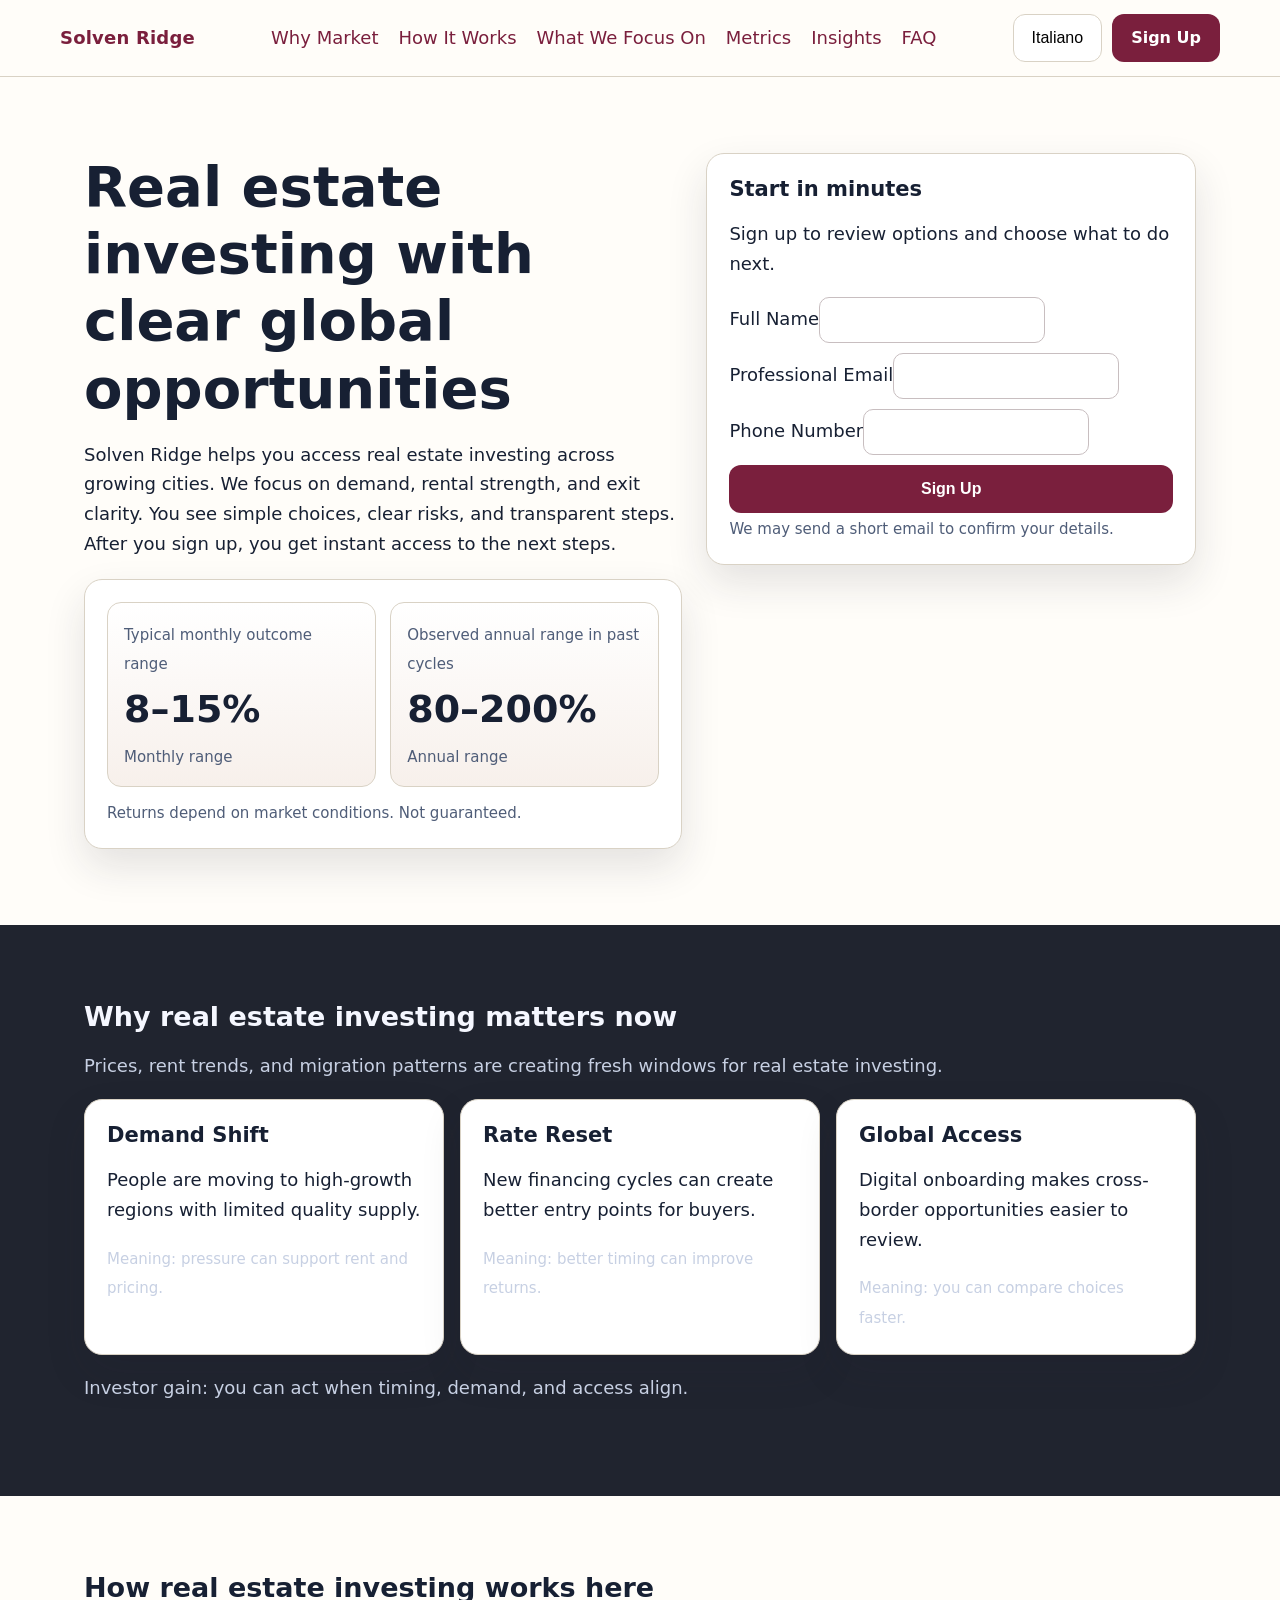
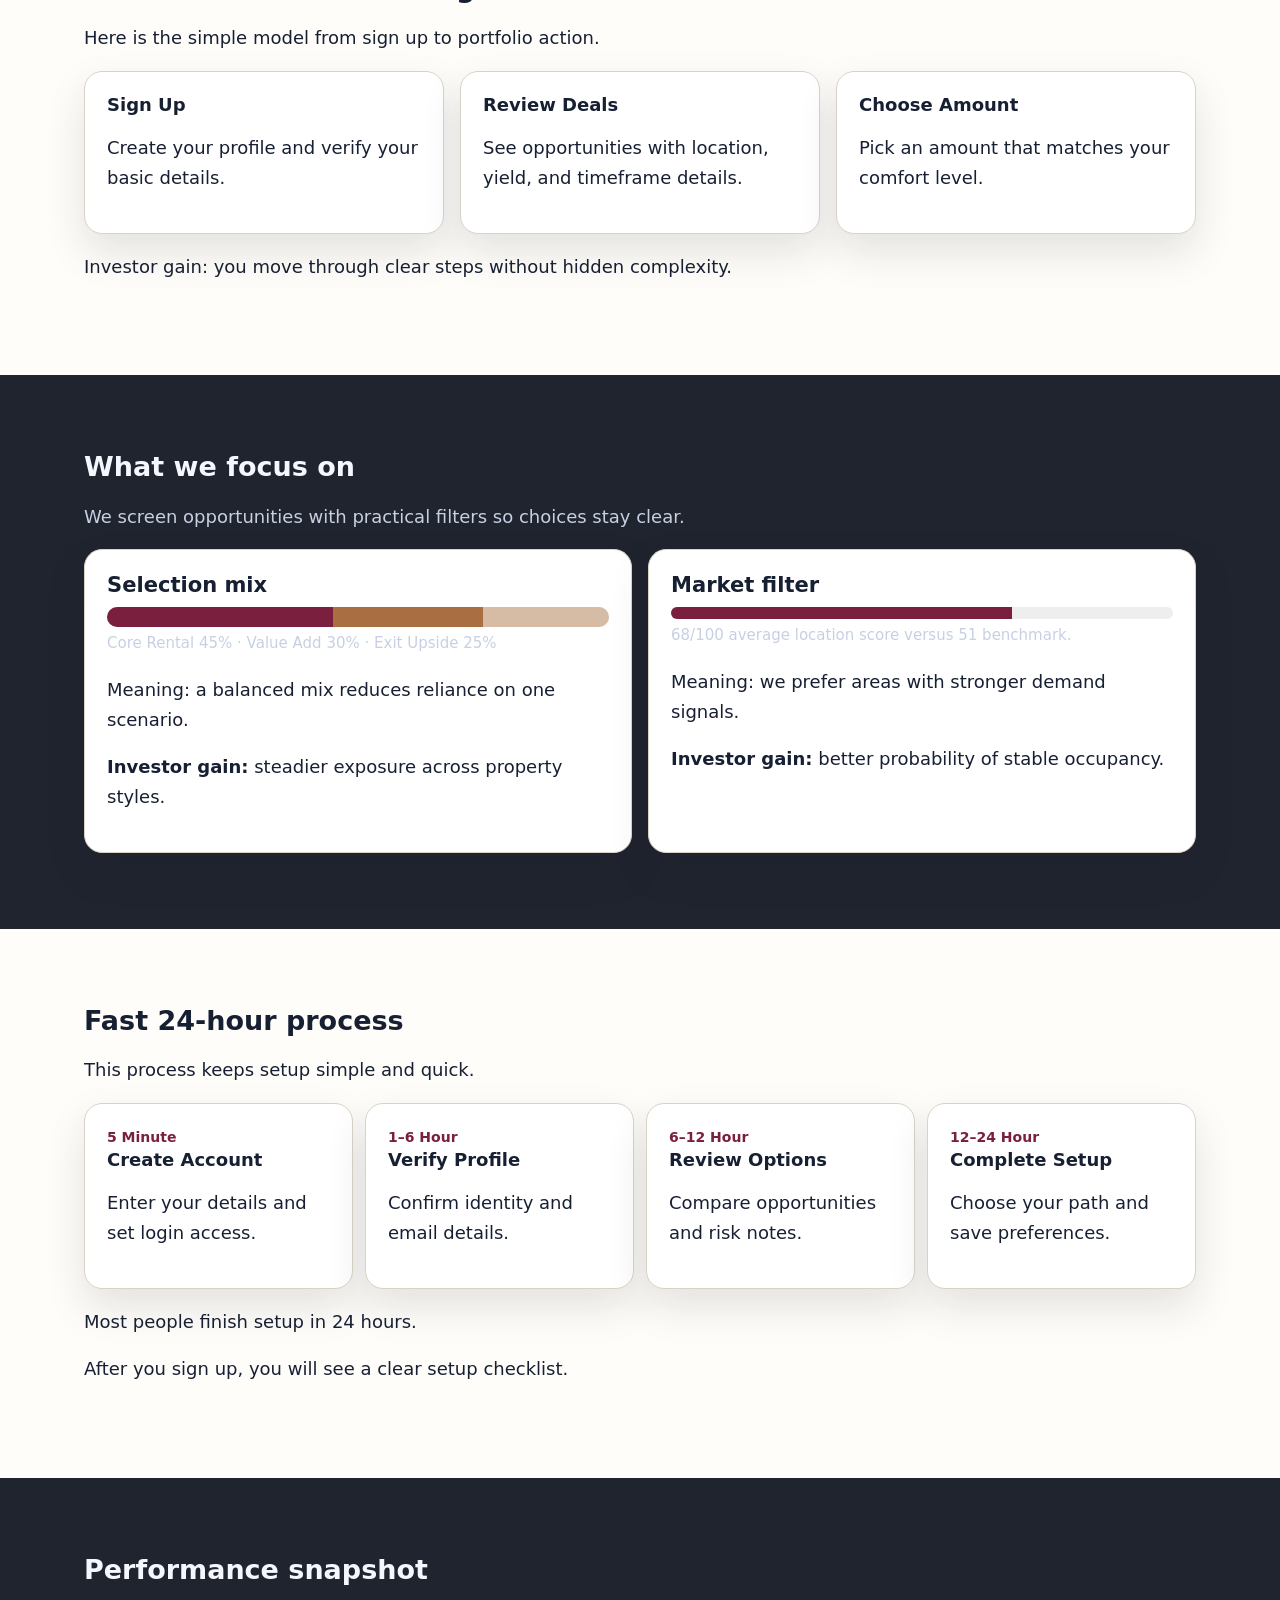
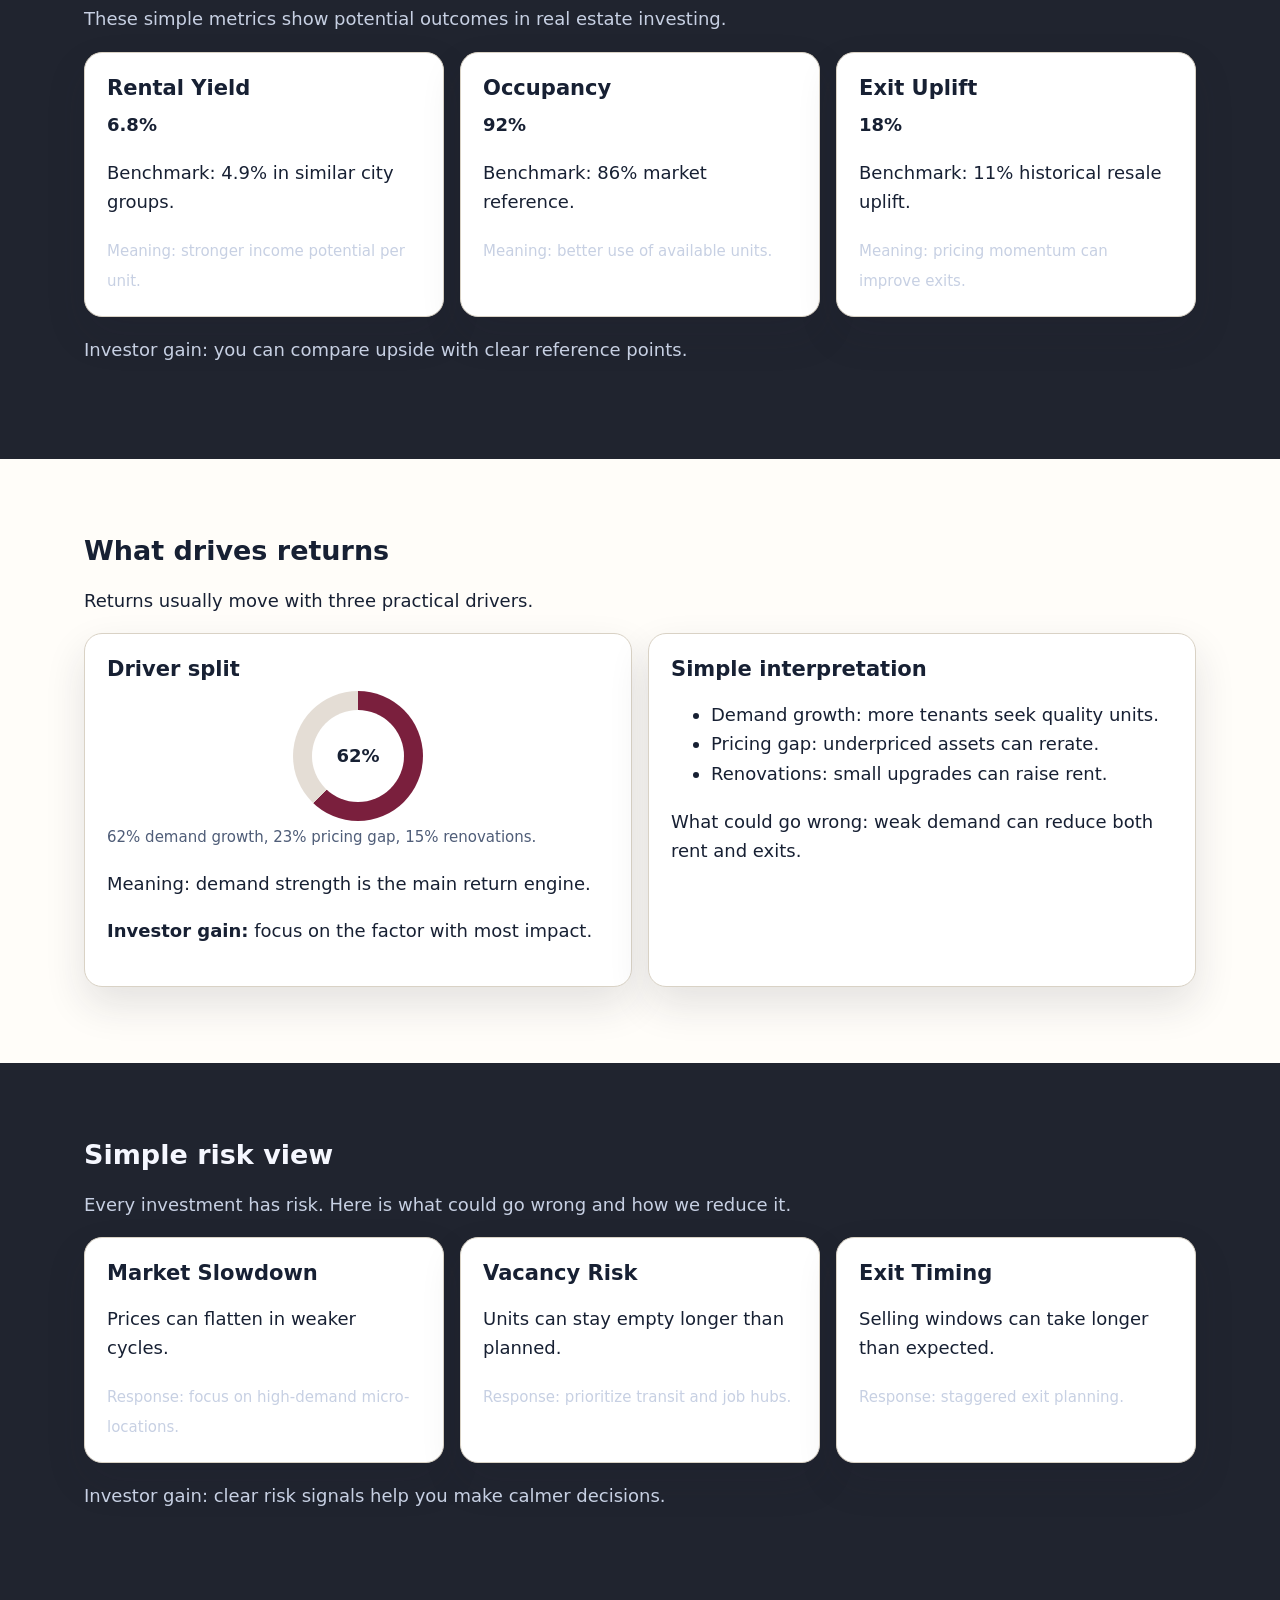
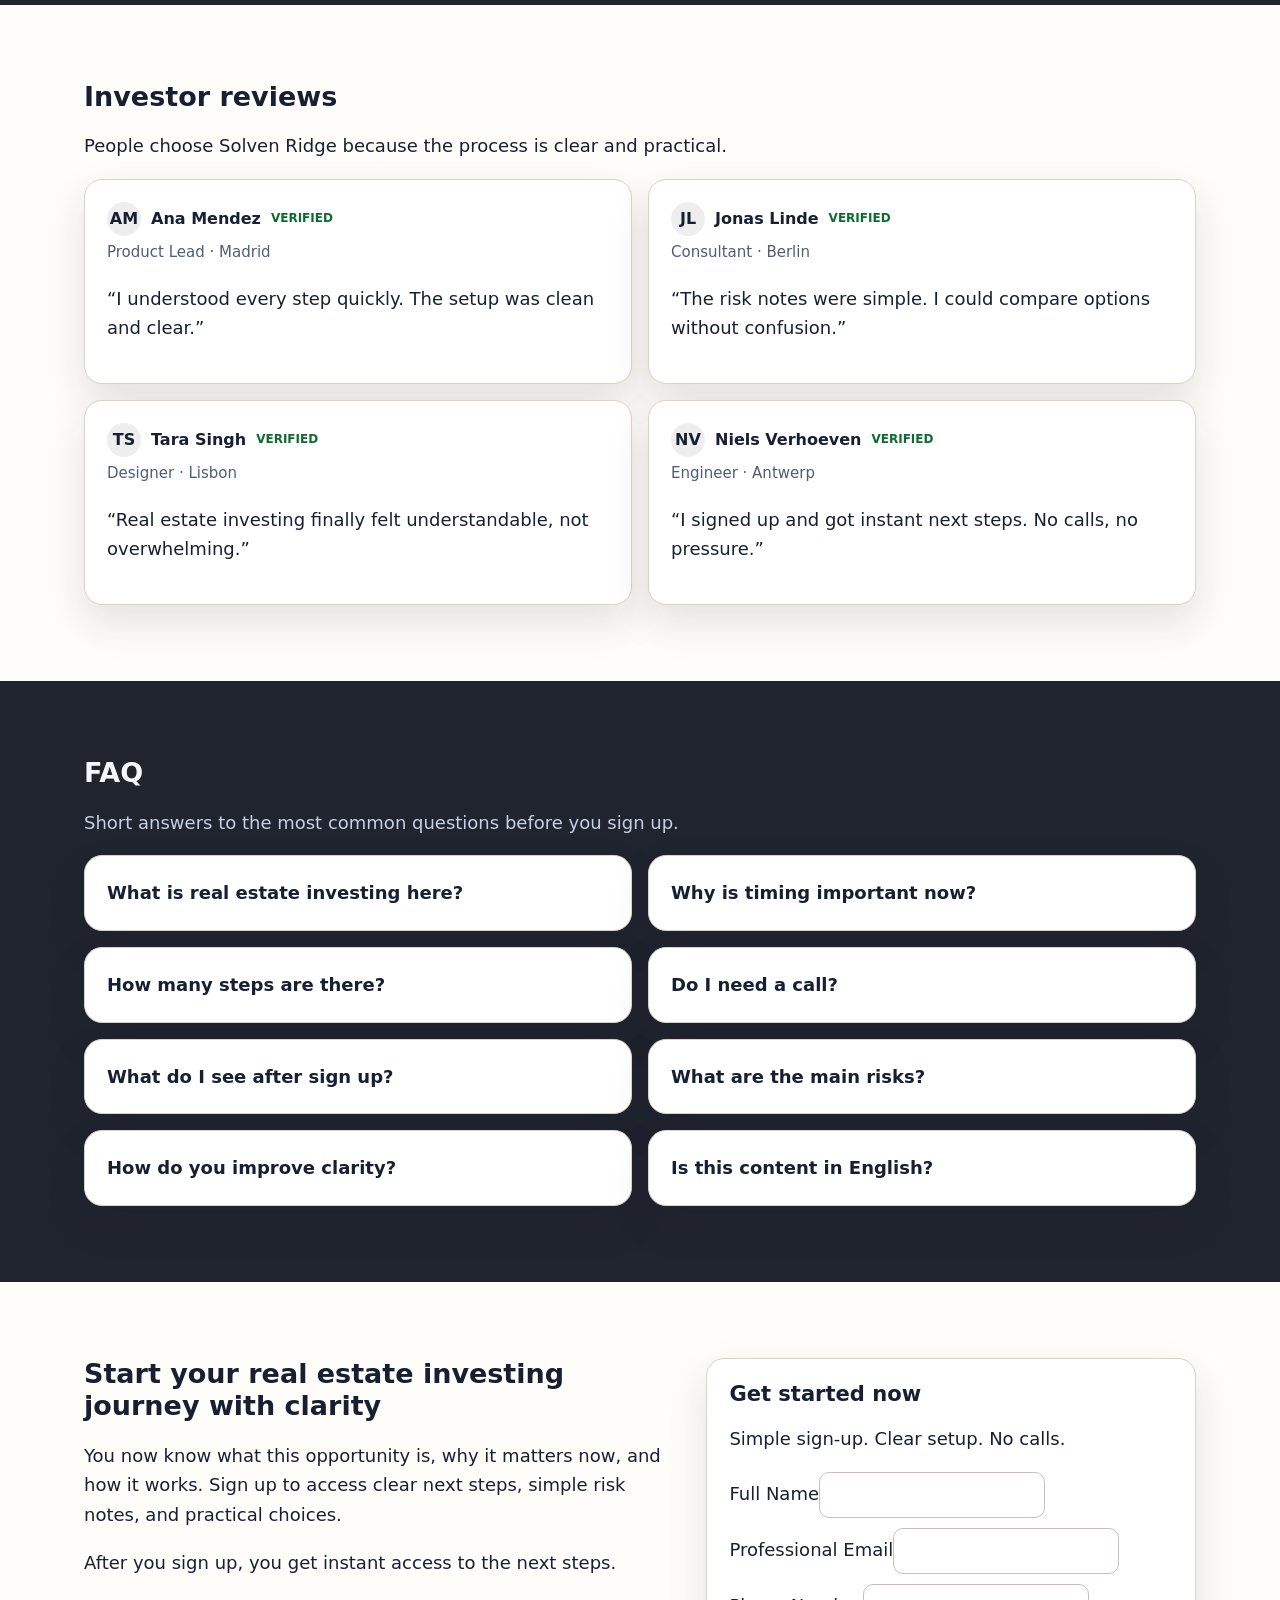
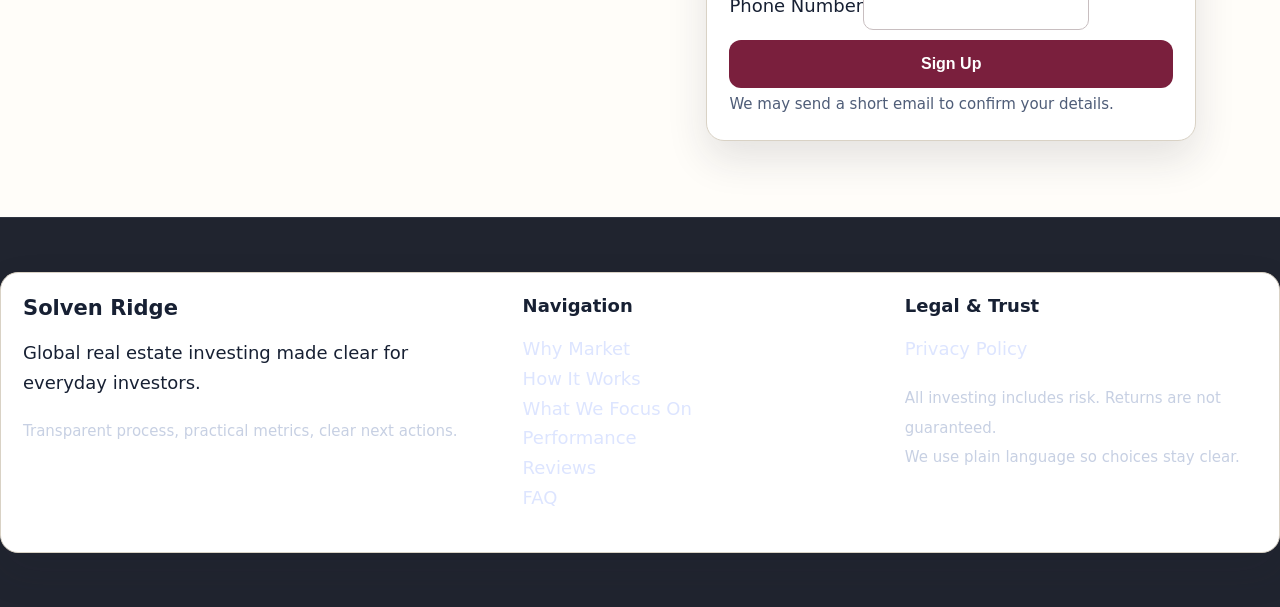
<file: it/index.html>
<!doctype html>
<html lang="en">
<head>
  <meta charset="UTF-8" />
  <meta name="viewport" content="width=device-width, initial-scale=1" />
  <title>Solven Ridge IT | Real Estate Investing Overview</title>
  <meta name="description" content="Understand global real estate investing with plain English explanations and practical investor actions." />
  <link rel="canonical" href="https://solvenridge.com/it/index.html" />
  <link rel="alternate" hreflang="en" href="https://solvenridge.com/index.html" />
  <link rel="alternate" hreflang="de" href="https://solvenridge.com/de/index.html" />
  <link rel="alternate" hreflang="fr" href="https://solvenridge.com/fr/index.html" />
  <link rel="alternate" hreflang="es" href="https://solvenridge.com/es/index.html" />
  <link rel="alternate" hreflang="it" href="https://solvenridge.com/it/index.html" />
  <link rel="alternate" hreflang="tr" href="https://solvenridge.com/tr/index.html" />
  <link rel="alternate" hreflang="pt" href="https://solvenridge.com/pt/index.html" />
  <link rel="alternate" hreflang="ja" href="https://solvenridge.com/jp/index.html" />
  <link rel="alternate" hreflang="sk" href="https://solvenridge.com/sk/index.html" />
  <link rel="alternate" hreflang="nl-BE" href="https://solvenridge.com/be/index.html" />
  <meta property="og:title" content="Solven Ridge IT | Real Estate Investing Overview" />
  <meta property="og:description" content="Understand global real estate investing with plain English explanations and practical investor actions." />
  <meta property="og:type" content="website" />
  <meta property="og:url" content="https://solvenridge.com/it/index.html" />
  <meta name="twitter:card" content="summary_large_image" />
  <meta name="twitter:title" content="Solven Ridge IT | Real Estate Investing Overview" />
  <meta name="twitter:description" content="Understand global real estate investing with plain English explanations and practical investor actions." />
  <link rel="stylesheet" href="../assets/style.css" />
  <script defer src="../assets/app.js"></script>
</head>
<body>
<header class="site-header">
  <div class="container header-inner">
    <a class="brand" href="../index.html">Solven Ridge</a>
    <nav class="desktop-nav" aria-label="Main navigation">
      <a href="#why">Why Market</a><a href="#model">How It Works</a><a href="#focus">What We Focus On</a><a href="#metrics">Metrics</a><a href="#insights">Insights</a><a href="#faq">FAQ</a>
    </nav>
    <div class="header-right">
      <div class="lang-wrap">
        <button class="lang-pill" data-lang-btn aria-label="Open language menu">Italiano</button>
        <div class="lang-menu" data-lang-menu>
          <a href="../index.html"><span class="flag"><svg viewBox="0 0 18 12" xmlns="http://www.w3.org/2000/svg"><rect width="18" height="12" fill="#012169"/></svg></span>English</a><a href="../de/index.html"><span class="flag"><svg viewBox="0 0 18 12" xmlns="http://www.w3.org/2000/svg"><rect width="18" height="4" y="0" fill="#000"/><rect width="18" height="4" y="4" fill="#dd0000"/><rect width="18" height="4" y="8" fill="#ffce00"/></svg></span>Deutsch</a><a href="../fr/index.html"><span class="flag"><svg viewBox="0 0 18 12" xmlns="http://www.w3.org/2000/svg"><rect width="6" height="12" fill="#0055a4"/><rect x="6" width="6" height="12" fill="#fff"/><rect x="12" width="6" height="12" fill="#ef4135"/></svg></span>Français</a><a href="../es/index.html"><span class="flag"><svg viewBox="0 0 18 12" xmlns="http://www.w3.org/2000/svg"><rect width="18" height="12" fill="#aa151b"/><rect y="3" width="18" height="6" fill="#f1bf00"/></svg></span>Español</a><a href="../it/index.html"><span class="flag"><svg viewBox="0 0 18 12" xmlns="http://www.w3.org/2000/svg"><rect width="6" height="12" fill="#009246"/><rect x="6" width="6" height="12" fill="#fff"/><rect x="12" width="6" height="12" fill="#ce2b37"/></svg></span>Italiano</a><a href="../tr/index.html"><span class="flag"><svg viewBox="0 0 18 12" xmlns="http://www.w3.org/2000/svg"><rect width="18" height="12" fill="#e30a17"/></svg></span>Türkçe</a><a href="../pt/index.html"><span class="flag"><svg viewBox="0 0 18 12" xmlns="http://www.w3.org/2000/svg"><rect width="7" height="12" fill="#006600"/><rect x="7" width="11" height="12" fill="#ff0000"/></svg></span>Português</a><a href="../jp/index.html"><span class="flag"><svg viewBox="0 0 18 12" xmlns="http://www.w3.org/2000/svg"><rect width="18" height="12" fill="#fff"/><circle cx="9" cy="6" r="3" fill="#bc002d"/></svg></span>日本語</a><a href="../sk/index.html"><span class="flag"><svg viewBox="0 0 18 12" xmlns="http://www.w3.org/2000/svg"><rect width="18" height="4" fill="#fff"/><rect y="4" width="18" height="4" fill="#0b4ea2"/><rect y="8" width="18" height="4" fill="#ee1c25"/></svg></span>Slovak</a><a href="../be/index.html"><span class="flag"><svg viewBox="0 0 18 12" xmlns="http://www.w3.org/2000/svg"><rect width="6" height="12" fill="#000"/><rect x="6" width="6" height="12" fill="#ffd90c"/><rect x="12" width="6" height="12" fill="#ef3340"/></svg></span>Nederlands (BE)</a>
        </div>
      </div>
      <a class="btn" href="#signup">Sign Up</a>
      <button class="burger" data-burger aria-label="Open mobile menu" aria-expanded="false">☰</button>
    </div>
  </div>
</header>
<div class="backdrop" data-backdrop></div>
<aside class="drawer" data-drawer aria-hidden="true">
  <button class="lang-pill" data-drawer-close aria-label="Close menu">✕</button>
  <a href="#why">Why Market</a><a href="#model">How It Works</a><a href="#focus">What We Focus On</a><a href="#metrics">Metrics</a><a href="#insights">Insights</a><a href="#faq">FAQ</a>
  <div class="lang-wrap">
    <button class="lang-pill" data-lang-btn aria-label="Open language menu">Italiano</button>
    <div class="lang-menu" data-lang-menu><a href="../index.html"><span class="flag"><svg viewBox="0 0 18 12" xmlns="http://www.w3.org/2000/svg"><rect width="18" height="12" fill="#012169"/></svg></span>English</a><a href="../de/index.html"><span class="flag"><svg viewBox="0 0 18 12" xmlns="http://www.w3.org/2000/svg"><rect width="18" height="4" y="0" fill="#000"/><rect width="18" height="4" y="4" fill="#dd0000"/><rect width="18" height="4" y="8" fill="#ffce00"/></svg></span>Deutsch</a><a href="../fr/index.html"><span class="flag"><svg viewBox="0 0 18 12" xmlns="http://www.w3.org/2000/svg"><rect width="6" height="12" fill="#0055a4"/><rect x="6" width="6" height="12" fill="#fff"/><rect x="12" width="6" height="12" fill="#ef4135"/></svg></span>Français</a><a href="../es/index.html"><span class="flag"><svg viewBox="0 0 18 12" xmlns="http://www.w3.org/2000/svg"><rect width="18" height="12" fill="#aa151b"/><rect y="3" width="18" height="6" fill="#f1bf00"/></svg></span>Español</a><a href="../it/index.html"><span class="flag"><svg viewBox="0 0 18 12" xmlns="http://www.w3.org/2000/svg"><rect width="6" height="12" fill="#009246"/><rect x="6" width="6" height="12" fill="#fff"/><rect x="12" width="6" height="12" fill="#ce2b37"/></svg></span>Italiano</a><a href="../tr/index.html"><span class="flag"><svg viewBox="0 0 18 12" xmlns="http://www.w3.org/2000/svg"><rect width="18" height="12" fill="#e30a17"/></svg></span>Türkçe</a><a href="../pt/index.html"><span class="flag"><svg viewBox="0 0 18 12" xmlns="http://www.w3.org/2000/svg"><rect width="7" height="12" fill="#006600"/><rect x="7" width="11" height="12" fill="#ff0000"/></svg></span>Português</a><a href="../jp/index.html"><span class="flag"><svg viewBox="0 0 18 12" xmlns="http://www.w3.org/2000/svg"><rect width="18" height="12" fill="#fff"/><circle cx="9" cy="6" r="3" fill="#bc002d"/></svg></span>日本語</a><a href="../sk/index.html"><span class="flag"><svg viewBox="0 0 18 12" xmlns="http://www.w3.org/2000/svg"><rect width="18" height="4" fill="#fff"/><rect y="4" width="18" height="4" fill="#0b4ea2"/><rect y="8" width="18" height="4" fill="#ee1c25"/></svg></span>Slovak</a><a href="../be/index.html"><span class="flag"><svg viewBox="0 0 18 12" xmlns="http://www.w3.org/2000/svg"><rect width="6" height="12" fill="#000"/><rect x="6" width="6" height="12" fill="#ffd90c"/><rect x="12" width="6" height="12" fill="#ef3340"/></svg></span>Nederlands (BE)</a></div>
  </div>
  <a class="btn" href="#signup">Sign Up</a>
</aside>

<main>
  <section class="section light hero" id="top">
    <div class="container hero-grid reveal">
      <div>
        <h1>Real estate investing with clear global opportunities</h1>
        <p>Solven Ridge helps you access real estate investing across growing cities. We focus on demand, rental strength, and exit clarity. You see simple choices, clear risks, and transparent steps. After you sign up, you get instant access to the next steps.</p>
        <div class="hero-panel performance">
          <div class="perf-box"><small>Typical monthly outcome range</small><strong>8–15%</strong><small>Monthly range</small></div>
          <div class="perf-box"><small>Observed annual range in past cycles</small><strong>80–200%</strong><small>Annual range</small></div>
          <small class="micro-copy" style="grid-column:1/-1">Returns depend on market conditions. Not guaranteed.</small>
        </div>
      </div>
      <div class="form-card" id="signup">
        <h3>Start in minutes</h3>
        <p>Sign up to review options and choose what to do next.</p>
        <form>
          <label>Full Name<input type="text" name="name" autocomplete="name" /></label>
          <label>Professional Email<input type="email" name="email" autocomplete="email" /></label>
          <label>Phone Number<input type="tel" name="phone" autocomplete="tel" /></label>
          <button class="btn" type="submit">Sign Up</button>
        </form>
        <small>We may send a short email to confirm your details.</small>
      </div>
    </div>
  </section>

  <section class="section dark" id="why"><div class="container reveal"><h2>Why real estate investing matters now</h2><p>Prices, rent trends, and migration patterns are creating fresh windows for real estate investing.</p><div class="grid-3"><article class="card"><h3>Demand Shift</h3><p>People are moving to high-growth regions with limited quality supply.</p><small>Meaning: pressure can support rent and pricing.</small></article><article class="card"><h3>Rate Reset</h3><p>New financing cycles can create better entry points for buyers.</p><small>Meaning: better timing can improve returns.</small></article><article class="card"><h3>Global Access</h3><p>Digital onboarding makes cross-border opportunities easier to review.</p><small>Meaning: you can compare choices faster.</small></article></div><p>Investor gain: you can act when timing, demand, and access align.</p></div></section>

  <section class="section light" id="model"><div class="container reveal"><h2>How real estate investing works here</h2><p>Here is the simple model from sign up to portfolio action.</p><div class="grid-3"><article class="process-card"><h3>Sign Up</h3><p>Create your profile and verify your basic details.</p></article><article class="process-card"><h3>Review Deals</h3><p>See opportunities with location, yield, and timeframe details.</p></article><article class="process-card"><h3>Choose Amount</h3><p>Pick an amount that matches your comfort level.</p></article></div><p>Investor gain: you move through clear steps without hidden complexity.</p></div></section>

  <section class="section dark" id="focus"><div class="container reveal"><h2>What we focus on</h2><p>We screen opportunities with practical filters so choices stay clear.</p><div class="grid-2"><article class="visual-card"><h3>Selection mix</h3><div class="stack"><span style="width:45%;background:#7a1f3d"></span><span style="width:30%;background:#a96f42"></span><span style="width:25%;background:#d6bca4"></span></div><small>Core Rental 45% · Value Add 30% · Exit Upside 25%</small><p>Meaning: a balanced mix reduces reliance on one scenario.</p><p><strong>Investor gain:</strong> steadier exposure across property styles.</p></article><article class="visual-card"><h3>Market filter</h3><div class="bar"><span style="width:68%;background:var(--accent)"></span></div><small>68/100 average location score versus 51 benchmark.</small><p>Meaning: we prefer areas with stronger demand signals.</p><p><strong>Investor gain:</strong> better probability of stable occupancy.</p></article></div></div></section>

  <section class="section light" id="process"><div class="container reveal"><h2>Fast 24-hour process</h2><p>This process keeps setup simple and quick.</p><div class="process-grid"><article class="process-card"><div class="time">5 Minute</div><h3>Create Account</h3><p>Enter your details and set login access.</p></article><article class="process-card"><div class="time">1–6 Hour</div><h3>Verify Profile</h3><p>Confirm identity and email details.</p></article><article class="process-card"><div class="time">6–12 Hour</div><h3>Review Options</h3><p>Compare opportunities and risk notes.</p></article><article class="process-card"><div class="time">12–24 Hour</div><h3>Complete Setup</h3><p>Choose your path and save preferences.</p></article></div><p>Most people finish setup in 24 hours.</p><p>After you sign up, you will see a clear setup checklist.</p></div></section>

  <section class="section dark" id="metrics"><div class="container reveal"><h2>Performance snapshot</h2><p>These simple metrics show potential outcomes in real estate investing.</p><div class="grid-3"><article class="kpi-card"><h3>Rental Yield</h3><strong>6.8%</strong><p>Benchmark: 4.9% in similar city groups.</p><small>Meaning: stronger income potential per unit.</small></article><article class="kpi-card"><h3>Occupancy</h3><strong>92%</strong><p>Benchmark: 86% market reference.</p><small>Meaning: better use of available units.</small></article><article class="kpi-card"><h3>Exit Uplift</h3><strong>18%</strong><p>Benchmark: 11% historical resale uplift.</p><small>Meaning: pricing momentum can improve exits.</small></article></div><p>Investor gain: you can compare upside with clear reference points.</p></div></section>

  <section class="section light" id="insights"><div class="container reveal"><h2>What drives returns</h2><p>Returns usually move with three practical drivers.</p><div class="grid-2"><article class="chart-panel"><h3>Driver split</h3><div class="ring"></div><small>62% demand growth, 23% pricing gap, 15% renovations.</small><p>Meaning: demand strength is the main return engine.</p><p><strong>Investor gain:</strong> focus on the factor with most impact.</p></article><article class="info-panel"><h3>Simple interpretation</h3><ul><li>Demand growth: more tenants seek quality units.</li><li>Pricing gap: underpriced assets can rerate.</li><li>Renovations: small upgrades can raise rent.</li></ul><p>What could go wrong: weak demand can reduce both rent and exits.</p></article></div></div></section>

  <section class="section dark" id="risk"><div class="container reveal"><h2>Simple risk view</h2><p>Every investment has risk. Here is what could go wrong and how we reduce it.</p><div class="grid-3"><article class="metric-card"><h3>Market Slowdown</h3><p>Prices can flatten in weaker cycles.</p><small>Response: focus on high-demand micro-locations.</small></article><article class="metric-card"><h3>Vacancy Risk</h3><p>Units can stay empty longer than planned.</p><small>Response: prioritize transit and job hubs.</small></article><article class="metric-card"><h3>Exit Timing</h3><p>Selling windows can take longer than expected.</p><small>Response: staggered exit planning.</small></article></div><p>Investor gain: clear risk signals help you make calmer decisions.</p></div></section>

  <section class="section light" id="reviews"><div class="container reveal"><h2>Investor reviews</h2><p>People choose Solven Ridge because the process is clear and practical.</p><div class="grid-2"><article class="review-card"><div class="review-head"><div class="avatar">AM</div><strong>Ana Mendez</strong><span class="verified">VERIFIED</span></div><small>Product Lead · Madrid</small><p>“I understood every step quickly. The setup was clean and clear.”</p></article><article class="review-card"><div class="review-head"><div class="avatar">JL</div><strong>Jonas Linde</strong><span class="verified">VERIFIED</span></div><small>Consultant · Berlin</small><p>“The risk notes were simple. I could compare options without confusion.”</p></article><article class="review-card"><div class="review-head"><div class="avatar">TS</div><strong>Tara Singh</strong><span class="verified">VERIFIED</span></div><small>Designer · Lisbon</small><p>“Real estate investing finally felt understandable, not overwhelming.”</p></article><article class="review-card"><div class="review-head"><div class="avatar">NV</div><strong>Niels Verhoeven</strong><span class="verified">VERIFIED</span></div><small>Engineer · Antwerp</small><p>“I signed up and got instant next steps. No calls, no pressure.”</p></article></div></div></section>

  <section class="section dark" id="faq"><div class="container reveal"><h2>FAQ</h2><p>Short answers to the most common questions before you sign up.</p><div class="grid-2"><details class="faq-item"><summary>What is real estate investing here?</summary><p>You invest in selected property opportunities across global growth markets.</p></details><details class="faq-item"><summary>Why is timing important now?</summary><p>Demand shifts and pricing resets can create better entry windows.</p></details><details class="faq-item"><summary>How many steps are there?</summary><p>Sign up, verify, review options, and complete setup.</p></details><details class="faq-item"><summary>Do I need a call?</summary><p>No. The journey is online and self-guided.</p></details><details class="faq-item"><summary>What do I see after sign up?</summary><p>After you sign up, you can review the options and choose what to do next.</p></details><details class="faq-item"><summary>What are the main risks?</summary><p>Market slowdown, vacancy changes, and exit timing variation.</p></details><details class="faq-item"><summary>How do you improve clarity?</summary><p>We show plain-language metrics, benchmarks, and risk notes.</p></details><details class="faq-item"><summary>Is this content in English?</summary><p>Yes. All pages and forms are English for consistency.</p></details></div></div></section>

  <section class="section light" id="final"><div class="container hero-grid reveal"><div><h2>Start your real estate investing journey with clarity</h2><p>You now know what this opportunity is, why it matters now, and how it works. Sign up to access clear next steps, simple risk notes, and practical choices.</p><p>After you sign up, you get instant access to the next steps.</p></div><div class="form-card"><h3>Get started now</h3><p>Simple sign-up. Clear setup. No calls.</p><form><label>Full Name<input type="text" /></label><label>Professional Email<input type="email" /></label><label>Phone Number<input type="tel" /></label><button class="btn" type="submit">Sign Up</button></form><small>We may send a short email to confirm your details.</small></div></div></section>
</main>

<footer class="footer section dark"><div class="container footer-inner footer-panel"><div><h3>Solven Ridge</h3><p>Global real estate investing made clear for everyday investors.</p><small>Transparent process, practical metrics, clear next actions.</small></div><div><h4>Navigation</h4><p><a href="#why">Why Market</a><br><a href="#model">How It Works</a><br><a href="#focus">What We Focus On</a><br><a href="#metrics">Performance</a><br><a href="#reviews">Reviews</a><br><a href="#faq">FAQ</a></p></div><div><h4>Legal & Trust</h4><p><a href="#" data-open-policy>Privacy Policy</a></p><small>All investing includes risk. Returns are not guaranteed.</small><br><small>We use plain language so choices stay clear.</small></div></div></footer>

<div class="backdrop" hidden data-modal>
  <div class="container" style="padding-top:40px;padding-bottom:40px">
    <div class="form-card" role="dialog" aria-modal="true" aria-label="Privacy Policy">
      <button class="lang-pill" data-close-policy aria-label="Close privacy modal" style="float:right">✕</button>
      <h3>Privacy Policy</h3>
      <p><strong>Introduction:</strong> We explain what data we collect and why.</p>
      <p><strong>Data collection:</strong> We collect name, email, phone, and website usage data.</p>
      <p><strong>Legal basis:</strong> We process data for consent, service delivery, and legal duties.</p>
      <p><strong>Cookies:</strong> Cookies help site performance and basic analytics.</p>
      <p><strong>Retention:</strong> We keep data only as long as needed.</p>
      <p><strong>Third-party sharing:</strong> We share only with secure service providers when required.</p>
      <p><strong>Security:</strong> We use technical controls to protect your information.</p>
      <p><strong>User rights:</strong> You may request access, edits, deletion, or export.</p>
      <p><strong>International transfers:</strong> Data may move across countries with safeguards.</p>
      <p><strong>Industry risk disclosure:</strong> Investing can lose value and outcomes can vary.</p>
      <p><strong>Contact:</strong> privacy@solvenridge.com</p>
      <button class="lang-pill" data-close-policy>Close</button>
    </div>
  </div>
</div>

<script type="application/ld+json">{"@context":"https://schema.org","@type":"Organization","name":"Solven Ridge","url":"https://solvenridge.com"}</script>
<script type="application/ld+json">{"@context":"https://schema.org","@type":"WebSite","name":"Solven Ridge","url":"https://solvenridge.com"}</script>
<script type="application/ld+json">{"@context":"https://schema.org","@type":"FAQPage","mainEntity":[{"@type":"Question","name":"What is real estate investing here?","acceptedAnswer":{"@type":"Answer","text":"You invest in selected property opportunities across global growth markets."}},{"@type":"Question","name":"Do I need a call?","acceptedAnswer":{"@type":"Answer","text":"No. The journey is online and self-guided."}}]}</script>
<script type="application/ld+json">{"@context":"https://schema.org","@type":"Review","author":{"@type":"Person","name":"Ana Mendez"},"reviewBody":"I understood every step quickly.","reviewRating":{"@type":"Rating","ratingValue":"5"}}</script>
</body>
</html>
</file>
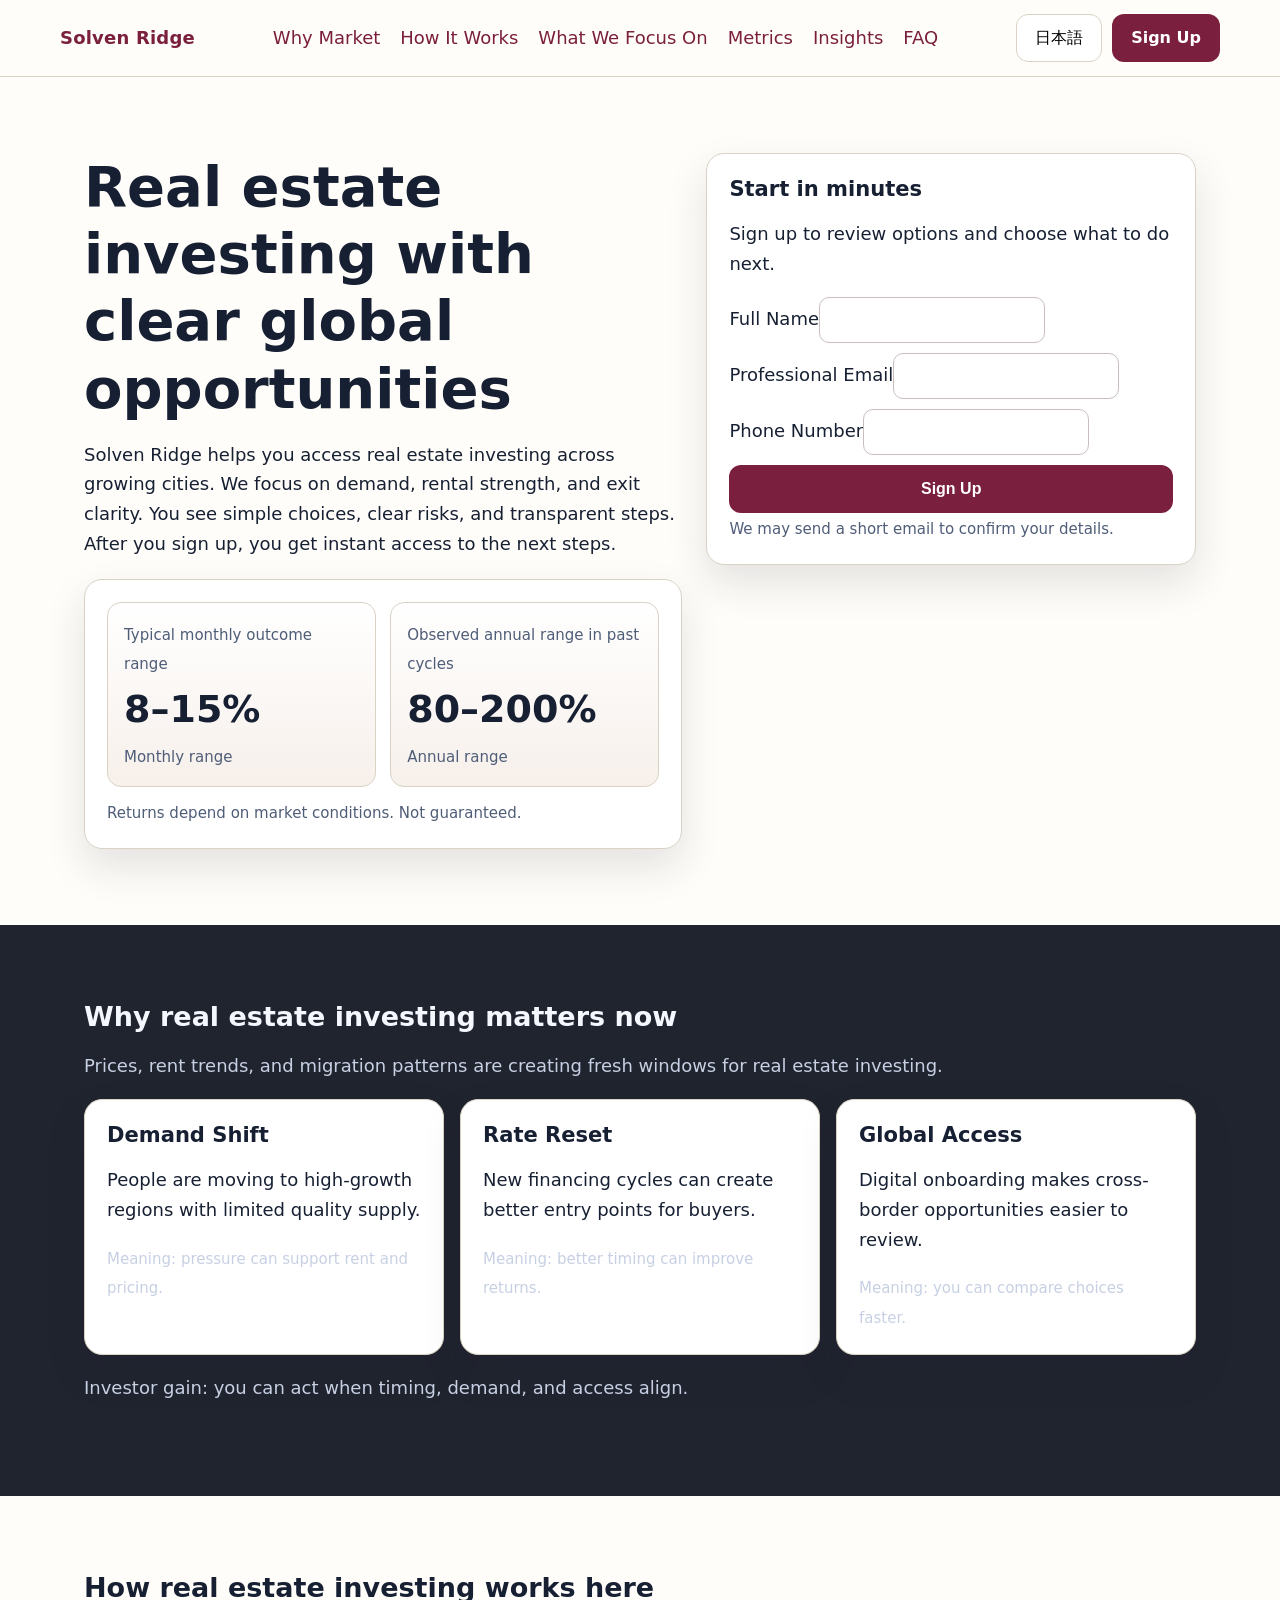
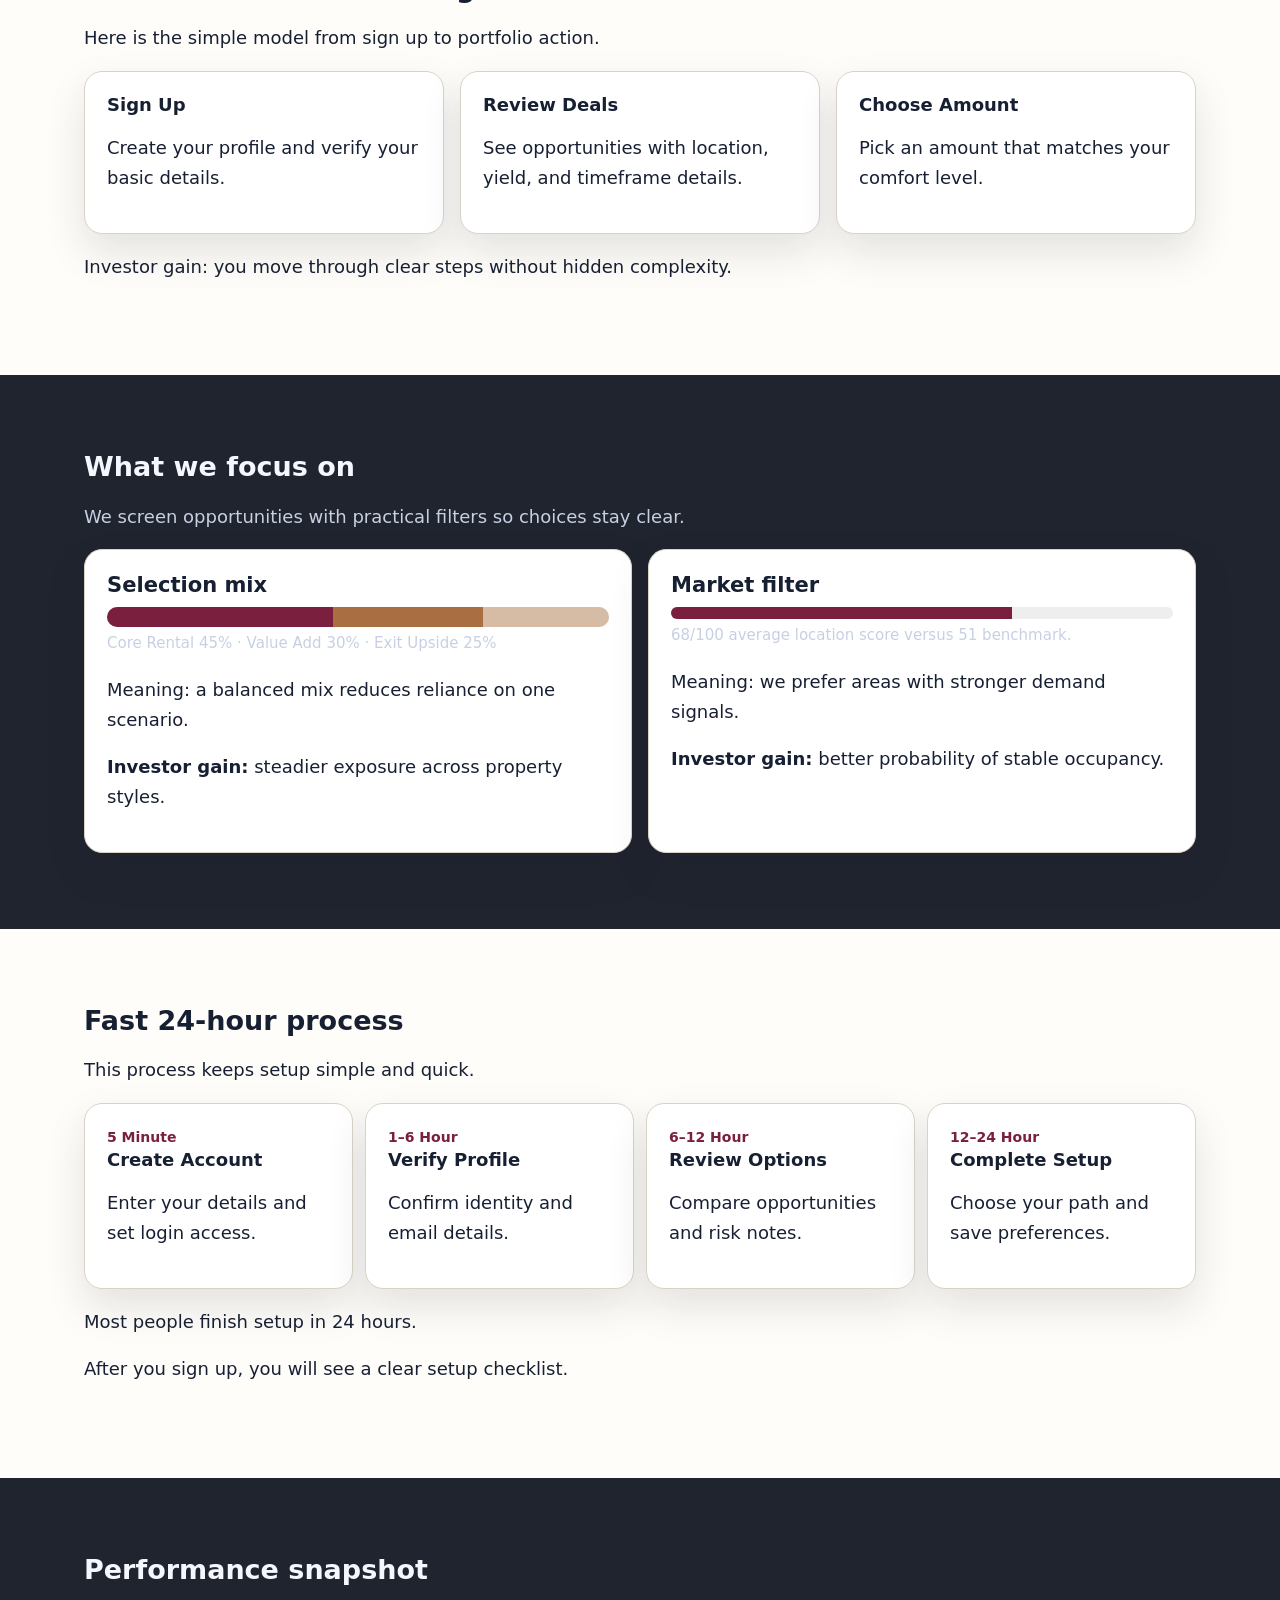
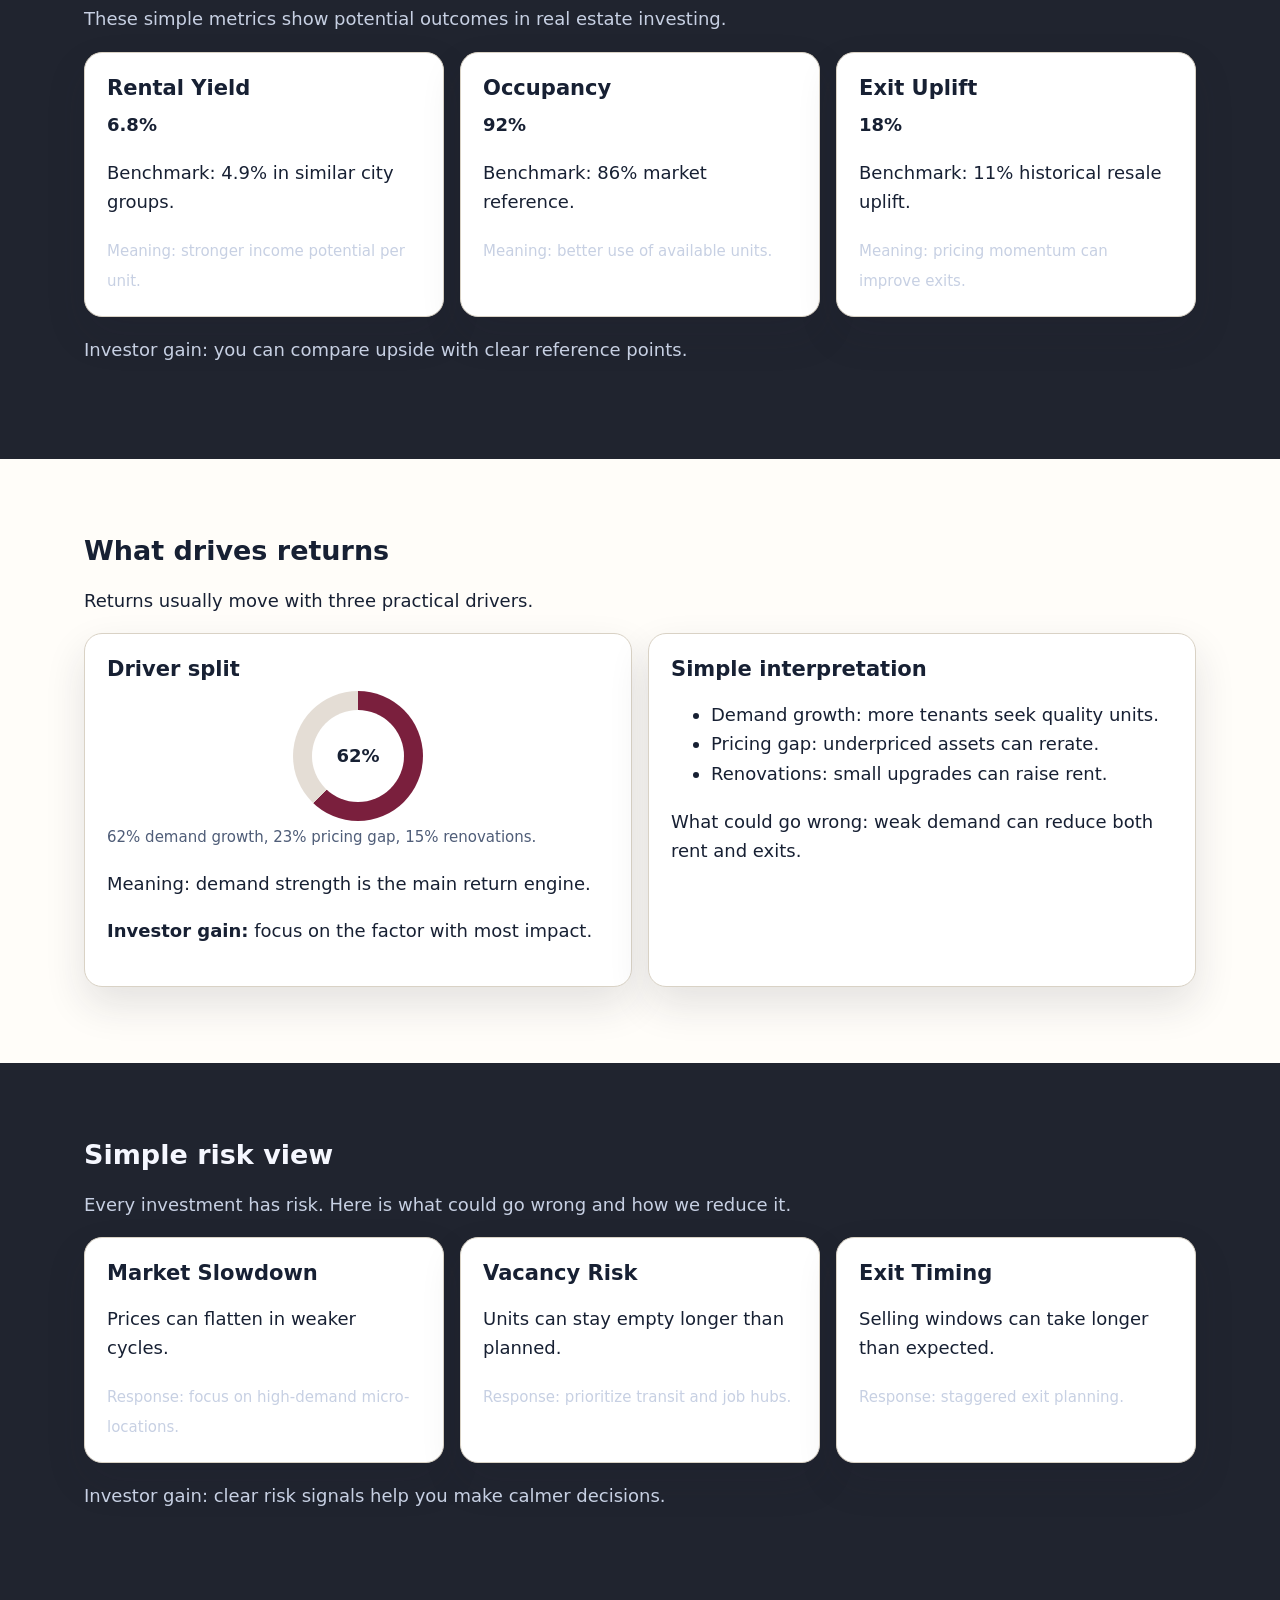
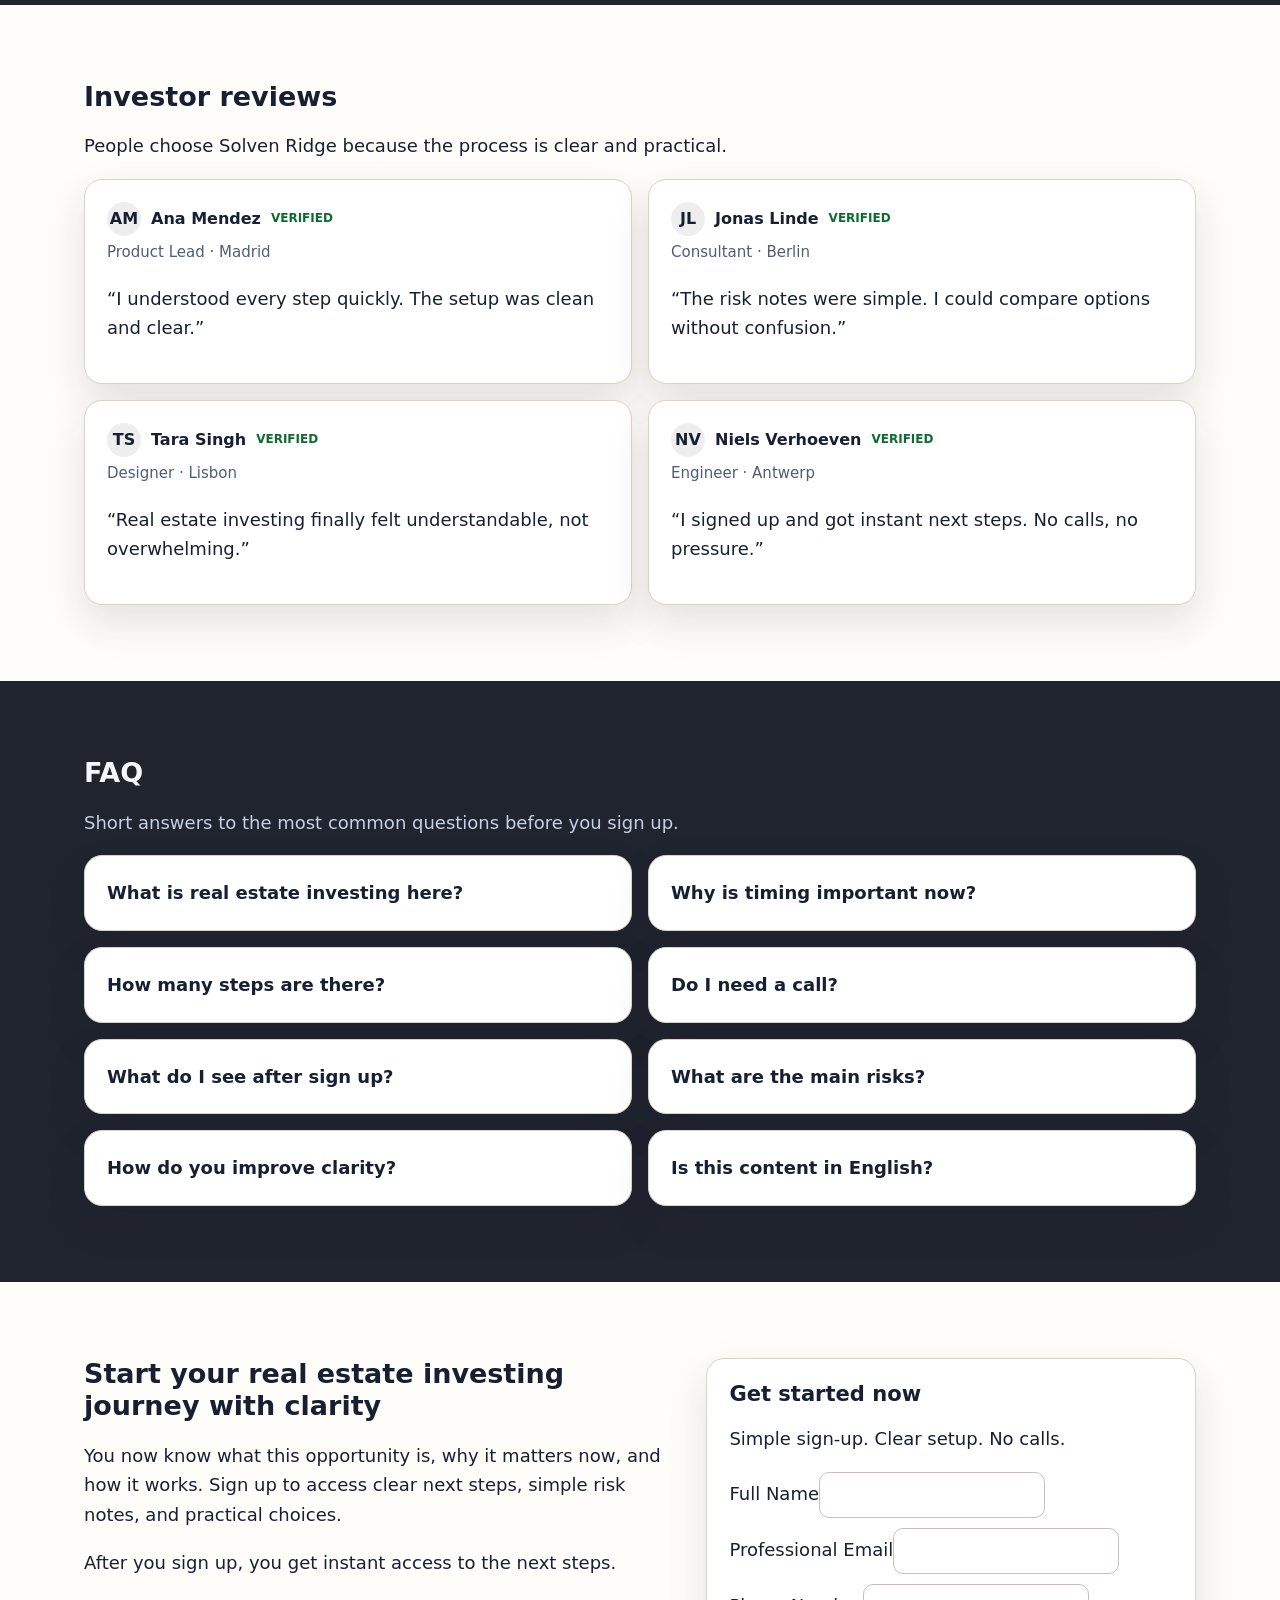
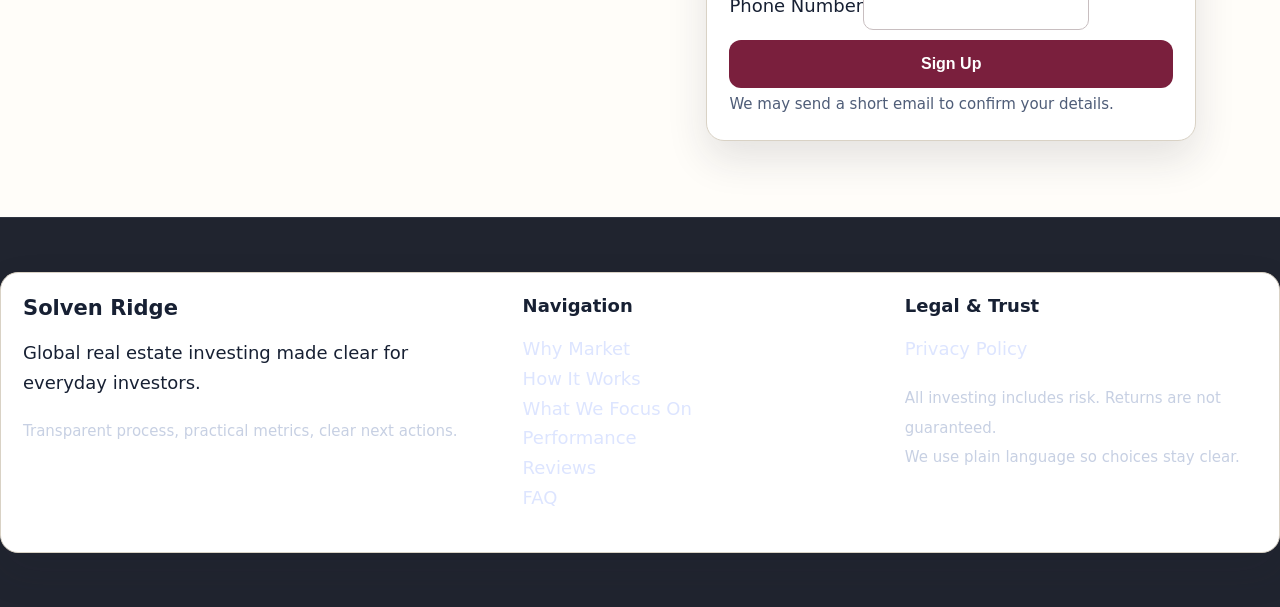
<file: jp/index.html>
<!doctype html>
<html lang="en">
<head>
  <meta charset="UTF-8" />
  <meta name="viewport" content="width=device-width, initial-scale=1" />
  <title>Solven Ridge JP | Real Estate Investing Path</title>
  <meta name="description" content="Read English real estate investing content with clear process, insights, and transparent risk notes." />
  <link rel="canonical" href="https://solvenridge.com/jp/index.html" />
  <link rel="alternate" hreflang="en" href="https://solvenridge.com/index.html" />
  <link rel="alternate" hreflang="de" href="https://solvenridge.com/de/index.html" />
  <link rel="alternate" hreflang="fr" href="https://solvenridge.com/fr/index.html" />
  <link rel="alternate" hreflang="es" href="https://solvenridge.com/es/index.html" />
  <link rel="alternate" hreflang="it" href="https://solvenridge.com/it/index.html" />
  <link rel="alternate" hreflang="tr" href="https://solvenridge.com/tr/index.html" />
  <link rel="alternate" hreflang="pt" href="https://solvenridge.com/pt/index.html" />
  <link rel="alternate" hreflang="ja" href="https://solvenridge.com/jp/index.html" />
  <link rel="alternate" hreflang="sk" href="https://solvenridge.com/sk/index.html" />
  <link rel="alternate" hreflang="nl-BE" href="https://solvenridge.com/be/index.html" />
  <meta property="og:title" content="Solven Ridge JP | Real Estate Investing Path" />
  <meta property="og:description" content="Read English real estate investing content with clear process, insights, and transparent risk notes." />
  <meta property="og:type" content="website" />
  <meta property="og:url" content="https://solvenridge.com/jp/index.html" />
  <meta name="twitter:card" content="summary_large_image" />
  <meta name="twitter:title" content="Solven Ridge JP | Real Estate Investing Path" />
  <meta name="twitter:description" content="Read English real estate investing content with clear process, insights, and transparent risk notes." />
  <link rel="stylesheet" href="../assets/style.css" />
  <script defer src="../assets/app.js"></script>
</head>
<body>
<header class="site-header">
  <div class="container header-inner">
    <a class="brand" href="../index.html">Solven Ridge</a>
    <nav class="desktop-nav" aria-label="Main navigation">
      <a href="#why">Why Market</a><a href="#model">How It Works</a><a href="#focus">What We Focus On</a><a href="#metrics">Metrics</a><a href="#insights">Insights</a><a href="#faq">FAQ</a>
    </nav>
    <div class="header-right">
      <div class="lang-wrap">
        <button class="lang-pill" data-lang-btn aria-label="Open language menu">日本語</button>
        <div class="lang-menu" data-lang-menu>
          <a href="../index.html"><span class="flag"><svg viewBox="0 0 18 12" xmlns="http://www.w3.org/2000/svg"><rect width="18" height="12" fill="#012169"/></svg></span>English</a><a href="../de/index.html"><span class="flag"><svg viewBox="0 0 18 12" xmlns="http://www.w3.org/2000/svg"><rect width="18" height="4" y="0" fill="#000"/><rect width="18" height="4" y="4" fill="#dd0000"/><rect width="18" height="4" y="8" fill="#ffce00"/></svg></span>Deutsch</a><a href="../fr/index.html"><span class="flag"><svg viewBox="0 0 18 12" xmlns="http://www.w3.org/2000/svg"><rect width="6" height="12" fill="#0055a4"/><rect x="6" width="6" height="12" fill="#fff"/><rect x="12" width="6" height="12" fill="#ef4135"/></svg></span>Français</a><a href="../es/index.html"><span class="flag"><svg viewBox="0 0 18 12" xmlns="http://www.w3.org/2000/svg"><rect width="18" height="12" fill="#aa151b"/><rect y="3" width="18" height="6" fill="#f1bf00"/></svg></span>Español</a><a href="../it/index.html"><span class="flag"><svg viewBox="0 0 18 12" xmlns="http://www.w3.org/2000/svg"><rect width="6" height="12" fill="#009246"/><rect x="6" width="6" height="12" fill="#fff"/><rect x="12" width="6" height="12" fill="#ce2b37"/></svg></span>Italiano</a><a href="../tr/index.html"><span class="flag"><svg viewBox="0 0 18 12" xmlns="http://www.w3.org/2000/svg"><rect width="18" height="12" fill="#e30a17"/></svg></span>Türkçe</a><a href="../pt/index.html"><span class="flag"><svg viewBox="0 0 18 12" xmlns="http://www.w3.org/2000/svg"><rect width="7" height="12" fill="#006600"/><rect x="7" width="11" height="12" fill="#ff0000"/></svg></span>Português</a><a href="../jp/index.html"><span class="flag"><svg viewBox="0 0 18 12" xmlns="http://www.w3.org/2000/svg"><rect width="18" height="12" fill="#fff"/><circle cx="9" cy="6" r="3" fill="#bc002d"/></svg></span>日本語</a><a href="../sk/index.html"><span class="flag"><svg viewBox="0 0 18 12" xmlns="http://www.w3.org/2000/svg"><rect width="18" height="4" fill="#fff"/><rect y="4" width="18" height="4" fill="#0b4ea2"/><rect y="8" width="18" height="4" fill="#ee1c25"/></svg></span>Slovak</a><a href="../be/index.html"><span class="flag"><svg viewBox="0 0 18 12" xmlns="http://www.w3.org/2000/svg"><rect width="6" height="12" fill="#000"/><rect x="6" width="6" height="12" fill="#ffd90c"/><rect x="12" width="6" height="12" fill="#ef3340"/></svg></span>Nederlands (BE)</a>
        </div>
      </div>
      <a class="btn" href="#signup">Sign Up</a>
      <button class="burger" data-burger aria-label="Open mobile menu" aria-expanded="false">☰</button>
    </div>
  </div>
</header>
<div class="backdrop" data-backdrop></div>
<aside class="drawer" data-drawer aria-hidden="true">
  <button class="lang-pill" data-drawer-close aria-label="Close menu">✕</button>
  <a href="#why">Why Market</a><a href="#model">How It Works</a><a href="#focus">What We Focus On</a><a href="#metrics">Metrics</a><a href="#insights">Insights</a><a href="#faq">FAQ</a>
  <div class="lang-wrap">
    <button class="lang-pill" data-lang-btn aria-label="Open language menu">日本語</button>
    <div class="lang-menu" data-lang-menu><a href="../index.html"><span class="flag"><svg viewBox="0 0 18 12" xmlns="http://www.w3.org/2000/svg"><rect width="18" height="12" fill="#012169"/></svg></span>English</a><a href="../de/index.html"><span class="flag"><svg viewBox="0 0 18 12" xmlns="http://www.w3.org/2000/svg"><rect width="18" height="4" y="0" fill="#000"/><rect width="18" height="4" y="4" fill="#dd0000"/><rect width="18" height="4" y="8" fill="#ffce00"/></svg></span>Deutsch</a><a href="../fr/index.html"><span class="flag"><svg viewBox="0 0 18 12" xmlns="http://www.w3.org/2000/svg"><rect width="6" height="12" fill="#0055a4"/><rect x="6" width="6" height="12" fill="#fff"/><rect x="12" width="6" height="12" fill="#ef4135"/></svg></span>Français</a><a href="../es/index.html"><span class="flag"><svg viewBox="0 0 18 12" xmlns="http://www.w3.org/2000/svg"><rect width="18" height="12" fill="#aa151b"/><rect y="3" width="18" height="6" fill="#f1bf00"/></svg></span>Español</a><a href="../it/index.html"><span class="flag"><svg viewBox="0 0 18 12" xmlns="http://www.w3.org/2000/svg"><rect width="6" height="12" fill="#009246"/><rect x="6" width="6" height="12" fill="#fff"/><rect x="12" width="6" height="12" fill="#ce2b37"/></svg></span>Italiano</a><a href="../tr/index.html"><span class="flag"><svg viewBox="0 0 18 12" xmlns="http://www.w3.org/2000/svg"><rect width="18" height="12" fill="#e30a17"/></svg></span>Türkçe</a><a href="../pt/index.html"><span class="flag"><svg viewBox="0 0 18 12" xmlns="http://www.w3.org/2000/svg"><rect width="7" height="12" fill="#006600"/><rect x="7" width="11" height="12" fill="#ff0000"/></svg></span>Português</a><a href="../jp/index.html"><span class="flag"><svg viewBox="0 0 18 12" xmlns="http://www.w3.org/2000/svg"><rect width="18" height="12" fill="#fff"/><circle cx="9" cy="6" r="3" fill="#bc002d"/></svg></span>日本語</a><a href="../sk/index.html"><span class="flag"><svg viewBox="0 0 18 12" xmlns="http://www.w3.org/2000/svg"><rect width="18" height="4" fill="#fff"/><rect y="4" width="18" height="4" fill="#0b4ea2"/><rect y="8" width="18" height="4" fill="#ee1c25"/></svg></span>Slovak</a><a href="../be/index.html"><span class="flag"><svg viewBox="0 0 18 12" xmlns="http://www.w3.org/2000/svg"><rect width="6" height="12" fill="#000"/><rect x="6" width="6" height="12" fill="#ffd90c"/><rect x="12" width="6" height="12" fill="#ef3340"/></svg></span>Nederlands (BE)</a></div>
  </div>
  <a class="btn" href="#signup">Sign Up</a>
</aside>

<main>
  <section class="section light hero" id="top">
    <div class="container hero-grid reveal">
      <div>
        <h1>Real estate investing with clear global opportunities</h1>
        <p>Solven Ridge helps you access real estate investing across growing cities. We focus on demand, rental strength, and exit clarity. You see simple choices, clear risks, and transparent steps. After you sign up, you get instant access to the next steps.</p>
        <div class="hero-panel performance">
          <div class="perf-box"><small>Typical monthly outcome range</small><strong>8–15%</strong><small>Monthly range</small></div>
          <div class="perf-box"><small>Observed annual range in past cycles</small><strong>80–200%</strong><small>Annual range</small></div>
          <small class="micro-copy" style="grid-column:1/-1">Returns depend on market conditions. Not guaranteed.</small>
        </div>
      </div>
      <div class="form-card" id="signup">
        <h3>Start in minutes</h3>
        <p>Sign up to review options and choose what to do next.</p>
        <form>
          <label>Full Name<input type="text" name="name" autocomplete="name" /></label>
          <label>Professional Email<input type="email" name="email" autocomplete="email" /></label>
          <label>Phone Number<input type="tel" name="phone" autocomplete="tel" /></label>
          <button class="btn" type="submit">Sign Up</button>
        </form>
        <small>We may send a short email to confirm your details.</small>
      </div>
    </div>
  </section>

  <section class="section dark" id="why"><div class="container reveal"><h2>Why real estate investing matters now</h2><p>Prices, rent trends, and migration patterns are creating fresh windows for real estate investing.</p><div class="grid-3"><article class="card"><h3>Demand Shift</h3><p>People are moving to high-growth regions with limited quality supply.</p><small>Meaning: pressure can support rent and pricing.</small></article><article class="card"><h3>Rate Reset</h3><p>New financing cycles can create better entry points for buyers.</p><small>Meaning: better timing can improve returns.</small></article><article class="card"><h3>Global Access</h3><p>Digital onboarding makes cross-border opportunities easier to review.</p><small>Meaning: you can compare choices faster.</small></article></div><p>Investor gain: you can act when timing, demand, and access align.</p></div></section>

  <section class="section light" id="model"><div class="container reveal"><h2>How real estate investing works here</h2><p>Here is the simple model from sign up to portfolio action.</p><div class="grid-3"><article class="process-card"><h3>Sign Up</h3><p>Create your profile and verify your basic details.</p></article><article class="process-card"><h3>Review Deals</h3><p>See opportunities with location, yield, and timeframe details.</p></article><article class="process-card"><h3>Choose Amount</h3><p>Pick an amount that matches your comfort level.</p></article></div><p>Investor gain: you move through clear steps without hidden complexity.</p></div></section>

  <section class="section dark" id="focus"><div class="container reveal"><h2>What we focus on</h2><p>We screen opportunities with practical filters so choices stay clear.</p><div class="grid-2"><article class="visual-card"><h3>Selection mix</h3><div class="stack"><span style="width:45%;background:#7a1f3d"></span><span style="width:30%;background:#a96f42"></span><span style="width:25%;background:#d6bca4"></span></div><small>Core Rental 45% · Value Add 30% · Exit Upside 25%</small><p>Meaning: a balanced mix reduces reliance on one scenario.</p><p><strong>Investor gain:</strong> steadier exposure across property styles.</p></article><article class="visual-card"><h3>Market filter</h3><div class="bar"><span style="width:68%;background:var(--accent)"></span></div><small>68/100 average location score versus 51 benchmark.</small><p>Meaning: we prefer areas with stronger demand signals.</p><p><strong>Investor gain:</strong> better probability of stable occupancy.</p></article></div></div></section>

  <section class="section light" id="process"><div class="container reveal"><h2>Fast 24-hour process</h2><p>This process keeps setup simple and quick.</p><div class="process-grid"><article class="process-card"><div class="time">5 Minute</div><h3>Create Account</h3><p>Enter your details and set login access.</p></article><article class="process-card"><div class="time">1–6 Hour</div><h3>Verify Profile</h3><p>Confirm identity and email details.</p></article><article class="process-card"><div class="time">6–12 Hour</div><h3>Review Options</h3><p>Compare opportunities and risk notes.</p></article><article class="process-card"><div class="time">12–24 Hour</div><h3>Complete Setup</h3><p>Choose your path and save preferences.</p></article></div><p>Most people finish setup in 24 hours.</p><p>After you sign up, you will see a clear setup checklist.</p></div></section>

  <section class="section dark" id="metrics"><div class="container reveal"><h2>Performance snapshot</h2><p>These simple metrics show potential outcomes in real estate investing.</p><div class="grid-3"><article class="kpi-card"><h3>Rental Yield</h3><strong>6.8%</strong><p>Benchmark: 4.9% in similar city groups.</p><small>Meaning: stronger income potential per unit.</small></article><article class="kpi-card"><h3>Occupancy</h3><strong>92%</strong><p>Benchmark: 86% market reference.</p><small>Meaning: better use of available units.</small></article><article class="kpi-card"><h3>Exit Uplift</h3><strong>18%</strong><p>Benchmark: 11% historical resale uplift.</p><small>Meaning: pricing momentum can improve exits.</small></article></div><p>Investor gain: you can compare upside with clear reference points.</p></div></section>

  <section class="section light" id="insights"><div class="container reveal"><h2>What drives returns</h2><p>Returns usually move with three practical drivers.</p><div class="grid-2"><article class="chart-panel"><h3>Driver split</h3><div class="ring"></div><small>62% demand growth, 23% pricing gap, 15% renovations.</small><p>Meaning: demand strength is the main return engine.</p><p><strong>Investor gain:</strong> focus on the factor with most impact.</p></article><article class="info-panel"><h3>Simple interpretation</h3><ul><li>Demand growth: more tenants seek quality units.</li><li>Pricing gap: underpriced assets can rerate.</li><li>Renovations: small upgrades can raise rent.</li></ul><p>What could go wrong: weak demand can reduce both rent and exits.</p></article></div></div></section>

  <section class="section dark" id="risk"><div class="container reveal"><h2>Simple risk view</h2><p>Every investment has risk. Here is what could go wrong and how we reduce it.</p><div class="grid-3"><article class="metric-card"><h3>Market Slowdown</h3><p>Prices can flatten in weaker cycles.</p><small>Response: focus on high-demand micro-locations.</small></article><article class="metric-card"><h3>Vacancy Risk</h3><p>Units can stay empty longer than planned.</p><small>Response: prioritize transit and job hubs.</small></article><article class="metric-card"><h3>Exit Timing</h3><p>Selling windows can take longer than expected.</p><small>Response: staggered exit planning.</small></article></div><p>Investor gain: clear risk signals help you make calmer decisions.</p></div></section>

  <section class="section light" id="reviews"><div class="container reveal"><h2>Investor reviews</h2><p>People choose Solven Ridge because the process is clear and practical.</p><div class="grid-2"><article class="review-card"><div class="review-head"><div class="avatar">AM</div><strong>Ana Mendez</strong><span class="verified">VERIFIED</span></div><small>Product Lead · Madrid</small><p>“I understood every step quickly. The setup was clean and clear.”</p></article><article class="review-card"><div class="review-head"><div class="avatar">JL</div><strong>Jonas Linde</strong><span class="verified">VERIFIED</span></div><small>Consultant · Berlin</small><p>“The risk notes were simple. I could compare options without confusion.”</p></article><article class="review-card"><div class="review-head"><div class="avatar">TS</div><strong>Tara Singh</strong><span class="verified">VERIFIED</span></div><small>Designer · Lisbon</small><p>“Real estate investing finally felt understandable, not overwhelming.”</p></article><article class="review-card"><div class="review-head"><div class="avatar">NV</div><strong>Niels Verhoeven</strong><span class="verified">VERIFIED</span></div><small>Engineer · Antwerp</small><p>“I signed up and got instant next steps. No calls, no pressure.”</p></article></div></div></section>

  <section class="section dark" id="faq"><div class="container reveal"><h2>FAQ</h2><p>Short answers to the most common questions before you sign up.</p><div class="grid-2"><details class="faq-item"><summary>What is real estate investing here?</summary><p>You invest in selected property opportunities across global growth markets.</p></details><details class="faq-item"><summary>Why is timing important now?</summary><p>Demand shifts and pricing resets can create better entry windows.</p></details><details class="faq-item"><summary>How many steps are there?</summary><p>Sign up, verify, review options, and complete setup.</p></details><details class="faq-item"><summary>Do I need a call?</summary><p>No. The journey is online and self-guided.</p></details><details class="faq-item"><summary>What do I see after sign up?</summary><p>After you sign up, you can review the options and choose what to do next.</p></details><details class="faq-item"><summary>What are the main risks?</summary><p>Market slowdown, vacancy changes, and exit timing variation.</p></details><details class="faq-item"><summary>How do you improve clarity?</summary><p>We show plain-language metrics, benchmarks, and risk notes.</p></details><details class="faq-item"><summary>Is this content in English?</summary><p>Yes. All pages and forms are English for consistency.</p></details></div></div></section>

  <section class="section light" id="final"><div class="container hero-grid reveal"><div><h2>Start your real estate investing journey with clarity</h2><p>You now know what this opportunity is, why it matters now, and how it works. Sign up to access clear next steps, simple risk notes, and practical choices.</p><p>After you sign up, you get instant access to the next steps.</p></div><div class="form-card"><h3>Get started now</h3><p>Simple sign-up. Clear setup. No calls.</p><form><label>Full Name<input type="text" /></label><label>Professional Email<input type="email" /></label><label>Phone Number<input type="tel" /></label><button class="btn" type="submit">Sign Up</button></form><small>We may send a short email to confirm your details.</small></div></div></section>
</main>

<footer class="footer section dark"><div class="container footer-inner footer-panel"><div><h3>Solven Ridge</h3><p>Global real estate investing made clear for everyday investors.</p><small>Transparent process, practical metrics, clear next actions.</small></div><div><h4>Navigation</h4><p><a href="#why">Why Market</a><br><a href="#model">How It Works</a><br><a href="#focus">What We Focus On</a><br><a href="#metrics">Performance</a><br><a href="#reviews">Reviews</a><br><a href="#faq">FAQ</a></p></div><div><h4>Legal & Trust</h4><p><a href="#" data-open-policy>Privacy Policy</a></p><small>All investing includes risk. Returns are not guaranteed.</small><br><small>We use plain language so choices stay clear.</small></div></div></footer>

<div class="backdrop" hidden data-modal>
  <div class="container" style="padding-top:40px;padding-bottom:40px">
    <div class="form-card" role="dialog" aria-modal="true" aria-label="Privacy Policy">
      <button class="lang-pill" data-close-policy aria-label="Close privacy modal" style="float:right">✕</button>
      <h3>Privacy Policy</h3>
      <p><strong>Introduction:</strong> We explain what data we collect and why.</p>
      <p><strong>Data collection:</strong> We collect name, email, phone, and website usage data.</p>
      <p><strong>Legal basis:</strong> We process data for consent, service delivery, and legal duties.</p>
      <p><strong>Cookies:</strong> Cookies help site performance and basic analytics.</p>
      <p><strong>Retention:</strong> We keep data only as long as needed.</p>
      <p><strong>Third-party sharing:</strong> We share only with secure service providers when required.</p>
      <p><strong>Security:</strong> We use technical controls to protect your information.</p>
      <p><strong>User rights:</strong> You may request access, edits, deletion, or export.</p>
      <p><strong>International transfers:</strong> Data may move across countries with safeguards.</p>
      <p><strong>Industry risk disclosure:</strong> Investing can lose value and outcomes can vary.</p>
      <p><strong>Contact:</strong> privacy@solvenridge.com</p>
      <button class="lang-pill" data-close-policy>Close</button>
    </div>
  </div>
</div>

<script type="application/ld+json">{"@context":"https://schema.org","@type":"Organization","name":"Solven Ridge","url":"https://solvenridge.com"}</script>
<script type="application/ld+json">{"@context":"https://schema.org","@type":"WebSite","name":"Solven Ridge","url":"https://solvenridge.com"}</script>
<script type="application/ld+json">{"@context":"https://schema.org","@type":"FAQPage","mainEntity":[{"@type":"Question","name":"What is real estate investing here?","acceptedAnswer":{"@type":"Answer","text":"You invest in selected property opportunities across global growth markets."}},{"@type":"Question","name":"Do I need a call?","acceptedAnswer":{"@type":"Answer","text":"No. The journey is online and self-guided."}}]}</script>
<script type="application/ld+json">{"@context":"https://schema.org","@type":"Review","author":{"@type":"Person","name":"Ana Mendez"},"reviewBody":"I understood every step quickly.","reviewRating":{"@type":"Rating","ratingValue":"5"}}</script>
</body>
</html>
</file>
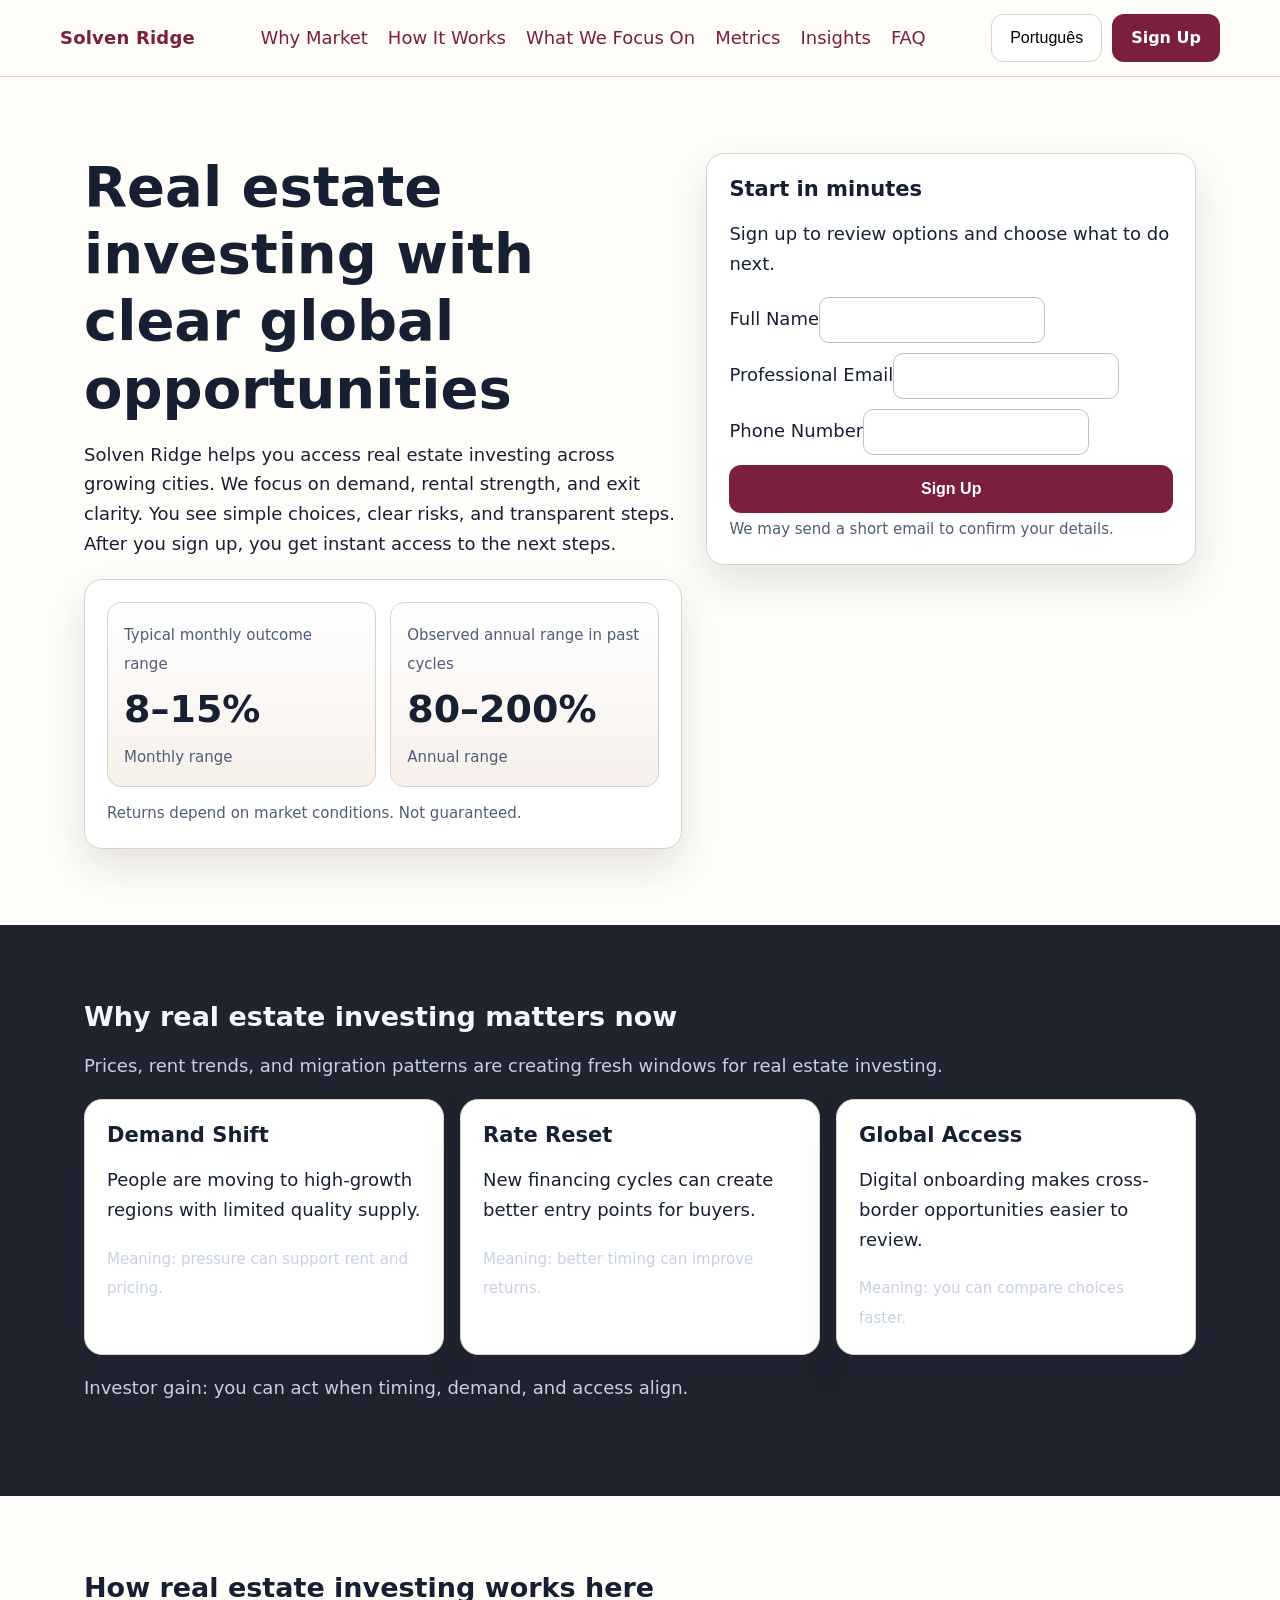
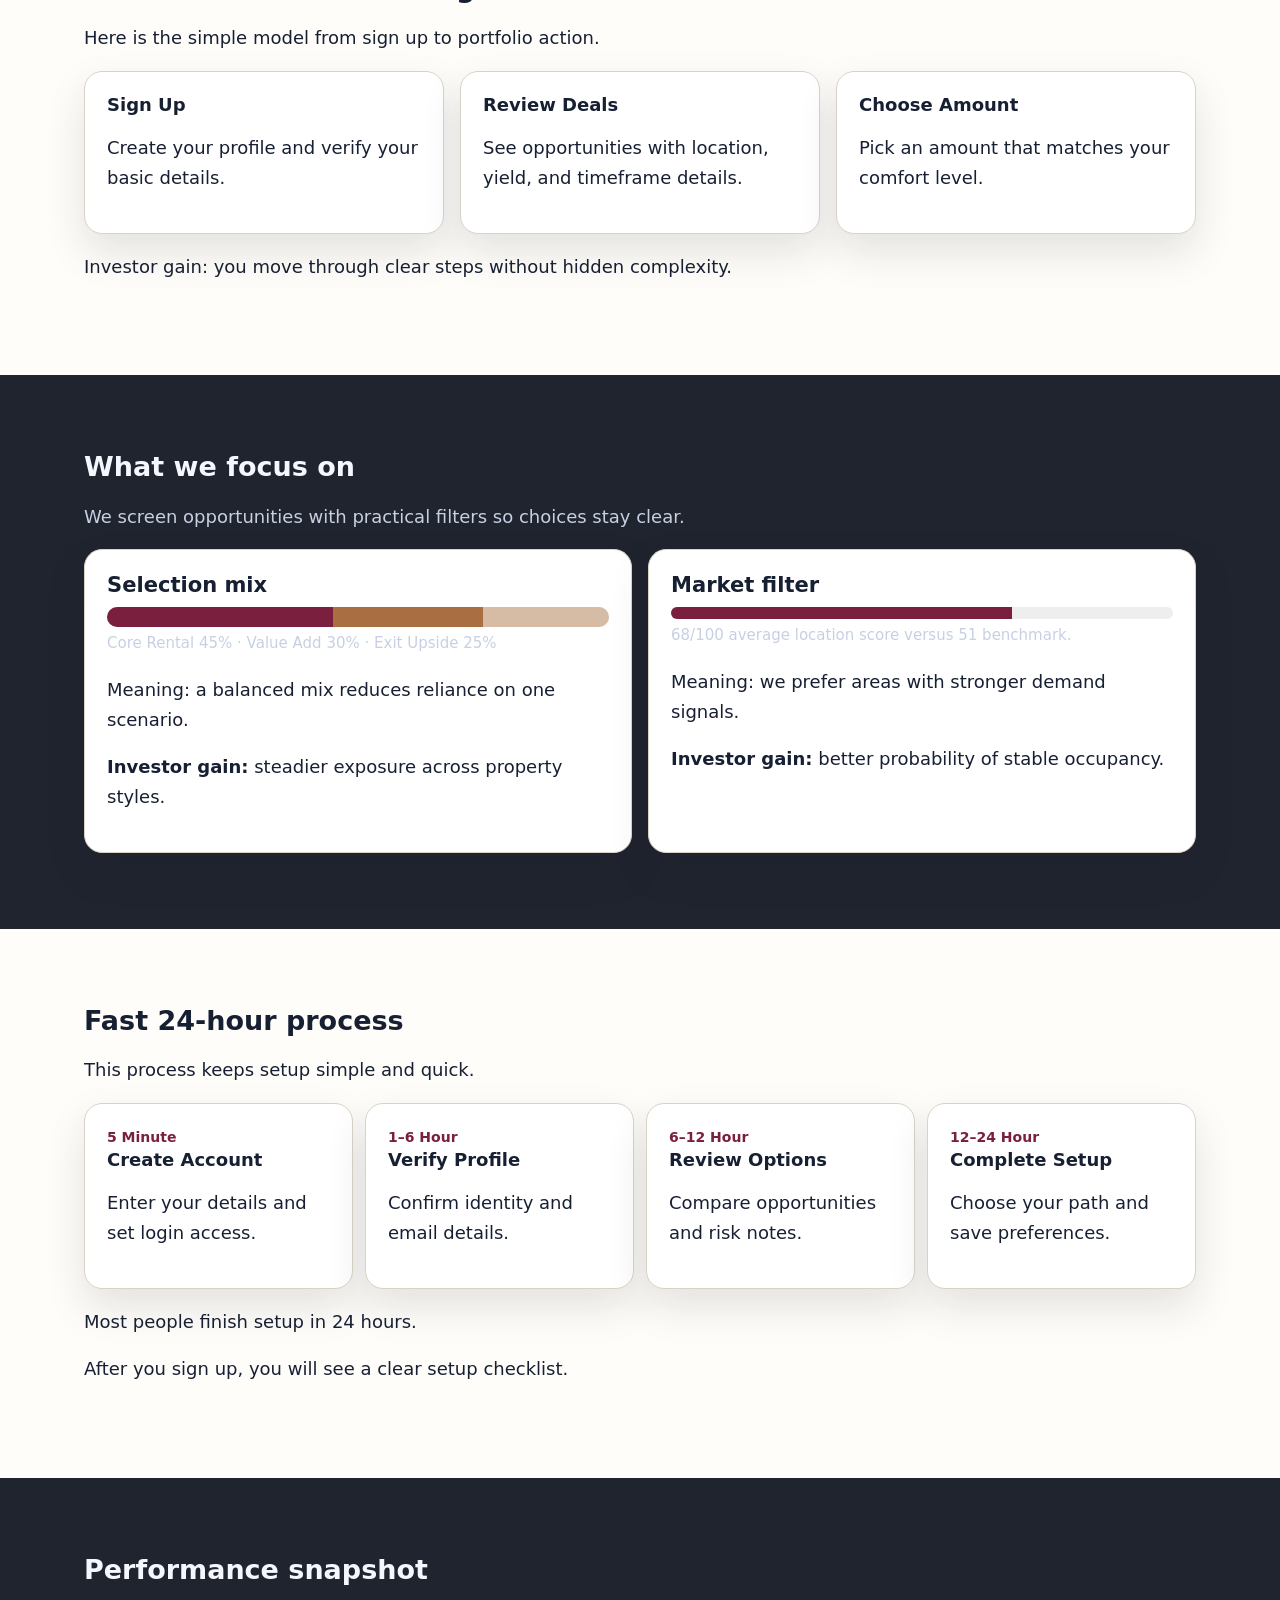
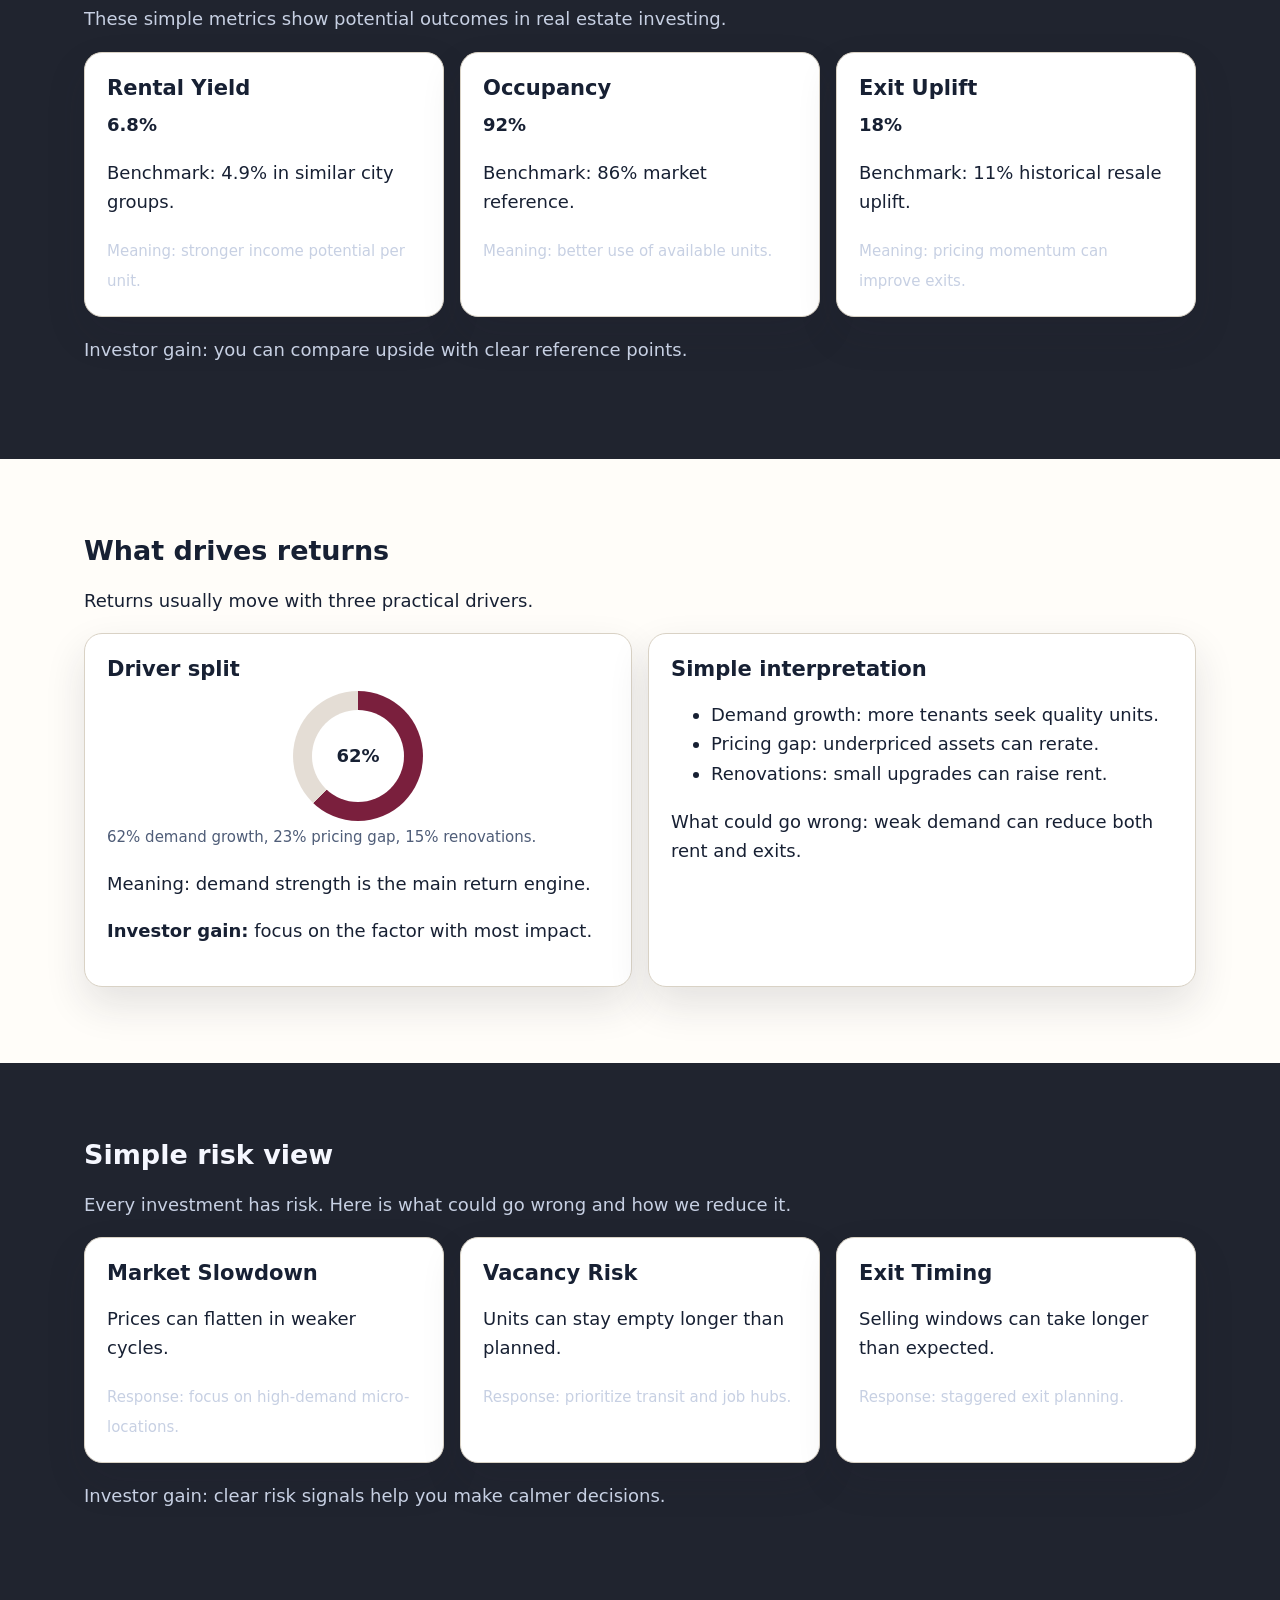
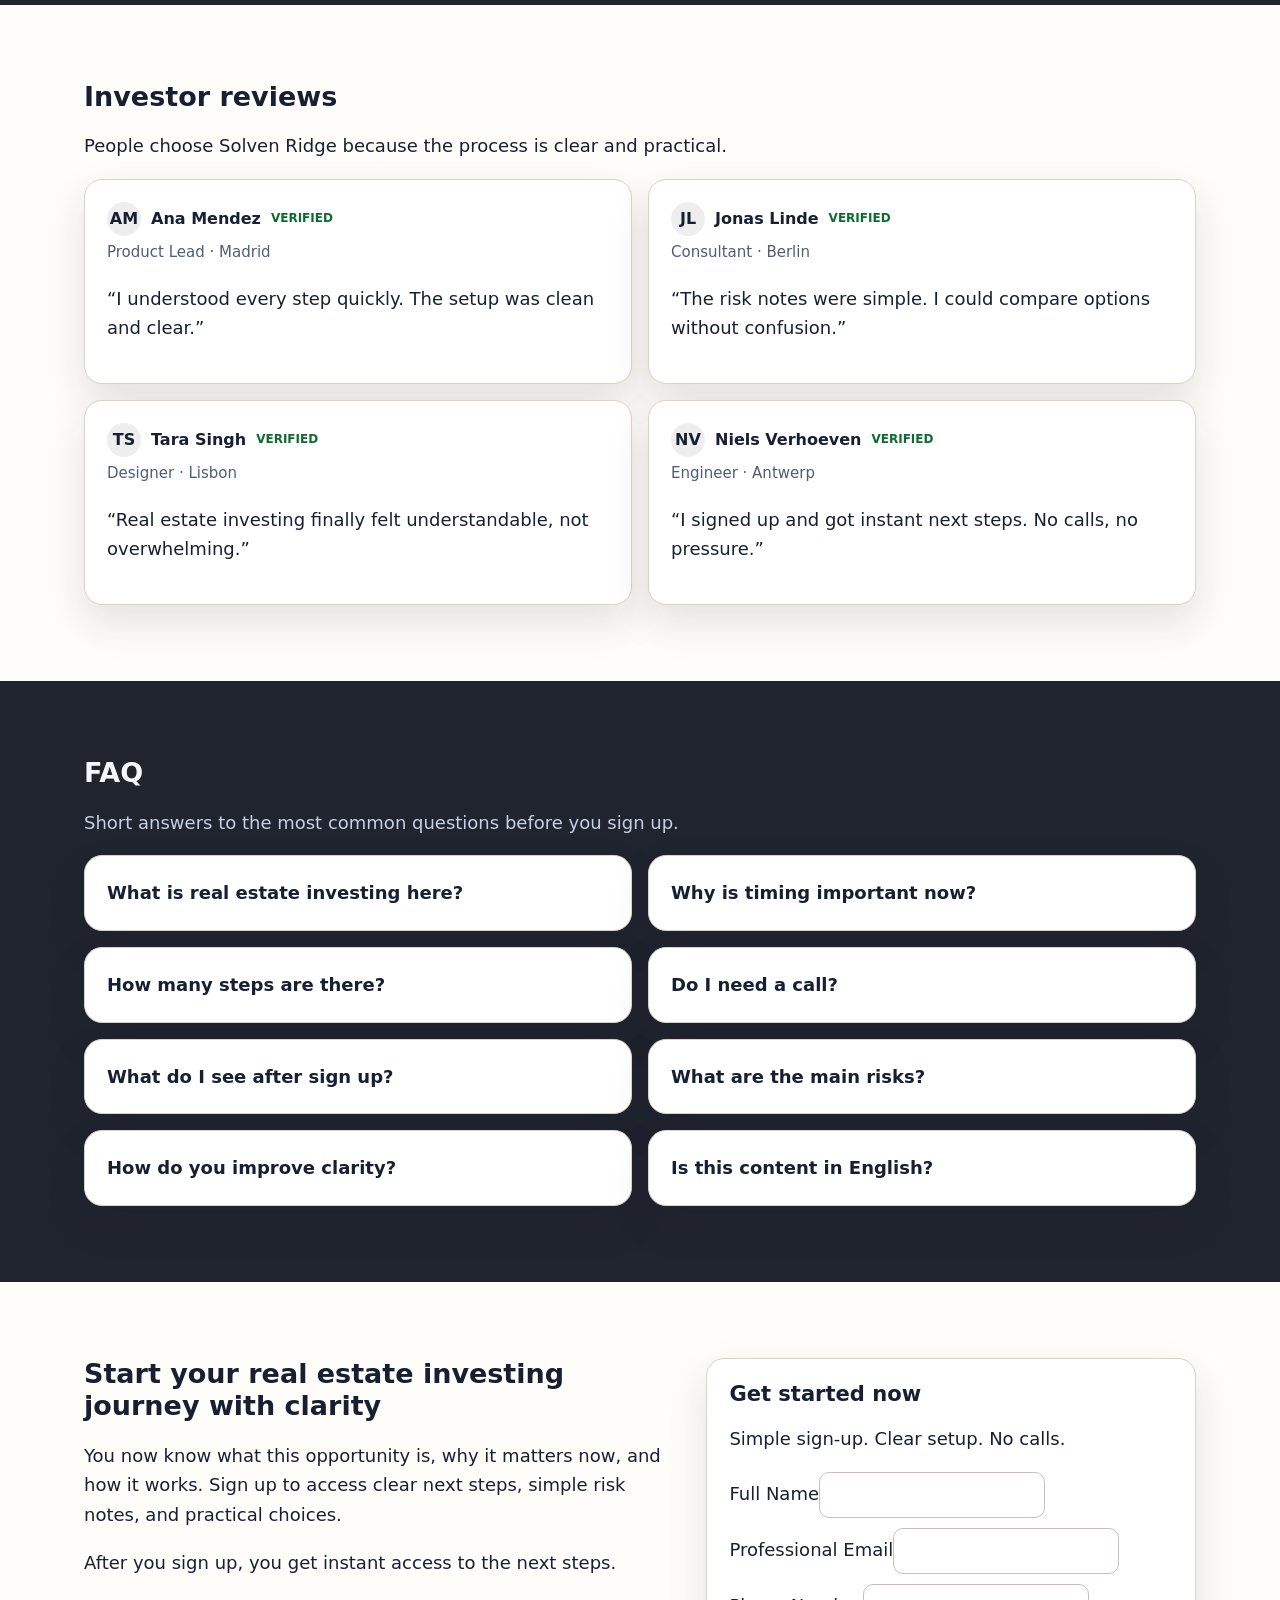
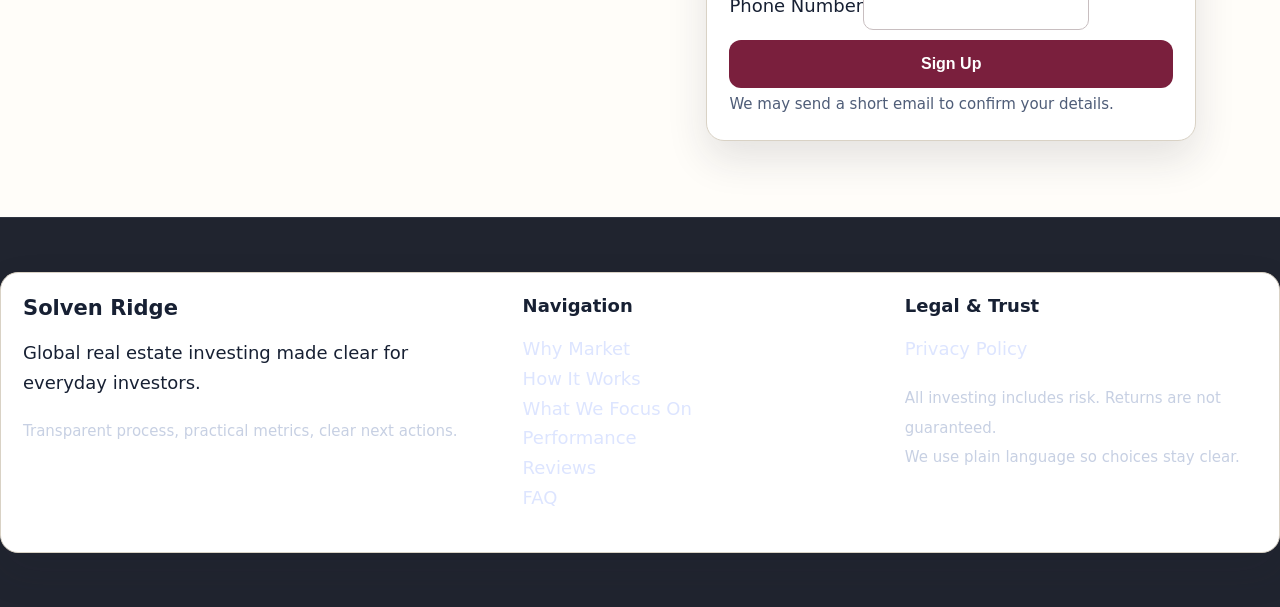
<file: pt/index.html>
<!doctype html>
<html lang="en">
<head>
  <meta charset="UTF-8" />
  <meta name="viewport" content="width=device-width, initial-scale=1" />
  <title>Solven Ridge PT | Global Property Investing</title>
  <meta name="description" content="Explore English pages on global property and real estate investing opportunities with clear actions." />
  <link rel="canonical" href="https://solvenridge.com/pt/index.html" />
  <link rel="alternate" hreflang="en" href="https://solvenridge.com/index.html" />
  <link rel="alternate" hreflang="de" href="https://solvenridge.com/de/index.html" />
  <link rel="alternate" hreflang="fr" href="https://solvenridge.com/fr/index.html" />
  <link rel="alternate" hreflang="es" href="https://solvenridge.com/es/index.html" />
  <link rel="alternate" hreflang="it" href="https://solvenridge.com/it/index.html" />
  <link rel="alternate" hreflang="tr" href="https://solvenridge.com/tr/index.html" />
  <link rel="alternate" hreflang="pt" href="https://solvenridge.com/pt/index.html" />
  <link rel="alternate" hreflang="ja" href="https://solvenridge.com/jp/index.html" />
  <link rel="alternate" hreflang="sk" href="https://solvenridge.com/sk/index.html" />
  <link rel="alternate" hreflang="nl-BE" href="https://solvenridge.com/be/index.html" />
  <meta property="og:title" content="Solven Ridge PT | Global Property Investing" />
  <meta property="og:description" content="Explore English pages on global property and real estate investing opportunities with clear actions." />
  <meta property="og:type" content="website" />
  <meta property="og:url" content="https://solvenridge.com/pt/index.html" />
  <meta name="twitter:card" content="summary_large_image" />
  <meta name="twitter:title" content="Solven Ridge PT | Global Property Investing" />
  <meta name="twitter:description" content="Explore English pages on global property and real estate investing opportunities with clear actions." />
  <link rel="stylesheet" href="../assets/style.css" />
  <script defer src="../assets/app.js"></script>
</head>
<body>
<header class="site-header">
  <div class="container header-inner">
    <a class="brand" href="../index.html">Solven Ridge</a>
    <nav class="desktop-nav" aria-label="Main navigation">
      <a href="#why">Why Market</a><a href="#model">How It Works</a><a href="#focus">What We Focus On</a><a href="#metrics">Metrics</a><a href="#insights">Insights</a><a href="#faq">FAQ</a>
    </nav>
    <div class="header-right">
      <div class="lang-wrap">
        <button class="lang-pill" data-lang-btn aria-label="Open language menu">Português</button>
        <div class="lang-menu" data-lang-menu>
          <a href="../index.html"><span class="flag"><svg viewBox="0 0 18 12" xmlns="http://www.w3.org/2000/svg"><rect width="18" height="12" fill="#012169"/></svg></span>English</a><a href="../de/index.html"><span class="flag"><svg viewBox="0 0 18 12" xmlns="http://www.w3.org/2000/svg"><rect width="18" height="4" y="0" fill="#000"/><rect width="18" height="4" y="4" fill="#dd0000"/><rect width="18" height="4" y="8" fill="#ffce00"/></svg></span>Deutsch</a><a href="../fr/index.html"><span class="flag"><svg viewBox="0 0 18 12" xmlns="http://www.w3.org/2000/svg"><rect width="6" height="12" fill="#0055a4"/><rect x="6" width="6" height="12" fill="#fff"/><rect x="12" width="6" height="12" fill="#ef4135"/></svg></span>Français</a><a href="../es/index.html"><span class="flag"><svg viewBox="0 0 18 12" xmlns="http://www.w3.org/2000/svg"><rect width="18" height="12" fill="#aa151b"/><rect y="3" width="18" height="6" fill="#f1bf00"/></svg></span>Español</a><a href="../it/index.html"><span class="flag"><svg viewBox="0 0 18 12" xmlns="http://www.w3.org/2000/svg"><rect width="6" height="12" fill="#009246"/><rect x="6" width="6" height="12" fill="#fff"/><rect x="12" width="6" height="12" fill="#ce2b37"/></svg></span>Italiano</a><a href="../tr/index.html"><span class="flag"><svg viewBox="0 0 18 12" xmlns="http://www.w3.org/2000/svg"><rect width="18" height="12" fill="#e30a17"/></svg></span>Türkçe</a><a href="../pt/index.html"><span class="flag"><svg viewBox="0 0 18 12" xmlns="http://www.w3.org/2000/svg"><rect width="7" height="12" fill="#006600"/><rect x="7" width="11" height="12" fill="#ff0000"/></svg></span>Português</a><a href="../jp/index.html"><span class="flag"><svg viewBox="0 0 18 12" xmlns="http://www.w3.org/2000/svg"><rect width="18" height="12" fill="#fff"/><circle cx="9" cy="6" r="3" fill="#bc002d"/></svg></span>日本語</a><a href="../sk/index.html"><span class="flag"><svg viewBox="0 0 18 12" xmlns="http://www.w3.org/2000/svg"><rect width="18" height="4" fill="#fff"/><rect y="4" width="18" height="4" fill="#0b4ea2"/><rect y="8" width="18" height="4" fill="#ee1c25"/></svg></span>Slovak</a><a href="../be/index.html"><span class="flag"><svg viewBox="0 0 18 12" xmlns="http://www.w3.org/2000/svg"><rect width="6" height="12" fill="#000"/><rect x="6" width="6" height="12" fill="#ffd90c"/><rect x="12" width="6" height="12" fill="#ef3340"/></svg></span>Nederlands (BE)</a>
        </div>
      </div>
      <a class="btn" href="#signup">Sign Up</a>
      <button class="burger" data-burger aria-label="Open mobile menu" aria-expanded="false">☰</button>
    </div>
  </div>
</header>
<div class="backdrop" data-backdrop></div>
<aside class="drawer" data-drawer aria-hidden="true">
  <button class="lang-pill" data-drawer-close aria-label="Close menu">✕</button>
  <a href="#why">Why Market</a><a href="#model">How It Works</a><a href="#focus">What We Focus On</a><a href="#metrics">Metrics</a><a href="#insights">Insights</a><a href="#faq">FAQ</a>
  <div class="lang-wrap">
    <button class="lang-pill" data-lang-btn aria-label="Open language menu">Português</button>
    <div class="lang-menu" data-lang-menu><a href="../index.html"><span class="flag"><svg viewBox="0 0 18 12" xmlns="http://www.w3.org/2000/svg"><rect width="18" height="12" fill="#012169"/></svg></span>English</a><a href="../de/index.html"><span class="flag"><svg viewBox="0 0 18 12" xmlns="http://www.w3.org/2000/svg"><rect width="18" height="4" y="0" fill="#000"/><rect width="18" height="4" y="4" fill="#dd0000"/><rect width="18" height="4" y="8" fill="#ffce00"/></svg></span>Deutsch</a><a href="../fr/index.html"><span class="flag"><svg viewBox="0 0 18 12" xmlns="http://www.w3.org/2000/svg"><rect width="6" height="12" fill="#0055a4"/><rect x="6" width="6" height="12" fill="#fff"/><rect x="12" width="6" height="12" fill="#ef4135"/></svg></span>Français</a><a href="../es/index.html"><span class="flag"><svg viewBox="0 0 18 12" xmlns="http://www.w3.org/2000/svg"><rect width="18" height="12" fill="#aa151b"/><rect y="3" width="18" height="6" fill="#f1bf00"/></svg></span>Español</a><a href="../it/index.html"><span class="flag"><svg viewBox="0 0 18 12" xmlns="http://www.w3.org/2000/svg"><rect width="6" height="12" fill="#009246"/><rect x="6" width="6" height="12" fill="#fff"/><rect x="12" width="6" height="12" fill="#ce2b37"/></svg></span>Italiano</a><a href="../tr/index.html"><span class="flag"><svg viewBox="0 0 18 12" xmlns="http://www.w3.org/2000/svg"><rect width="18" height="12" fill="#e30a17"/></svg></span>Türkçe</a><a href="../pt/index.html"><span class="flag"><svg viewBox="0 0 18 12" xmlns="http://www.w3.org/2000/svg"><rect width="7" height="12" fill="#006600"/><rect x="7" width="11" height="12" fill="#ff0000"/></svg></span>Português</a><a href="../jp/index.html"><span class="flag"><svg viewBox="0 0 18 12" xmlns="http://www.w3.org/2000/svg"><rect width="18" height="12" fill="#fff"/><circle cx="9" cy="6" r="3" fill="#bc002d"/></svg></span>日本語</a><a href="../sk/index.html"><span class="flag"><svg viewBox="0 0 18 12" xmlns="http://www.w3.org/2000/svg"><rect width="18" height="4" fill="#fff"/><rect y="4" width="18" height="4" fill="#0b4ea2"/><rect y="8" width="18" height="4" fill="#ee1c25"/></svg></span>Slovak</a><a href="../be/index.html"><span class="flag"><svg viewBox="0 0 18 12" xmlns="http://www.w3.org/2000/svg"><rect width="6" height="12" fill="#000"/><rect x="6" width="6" height="12" fill="#ffd90c"/><rect x="12" width="6" height="12" fill="#ef3340"/></svg></span>Nederlands (BE)</a></div>
  </div>
  <a class="btn" href="#signup">Sign Up</a>
</aside>

<main>
  <section class="section light hero" id="top">
    <div class="container hero-grid reveal">
      <div>
        <h1>Real estate investing with clear global opportunities</h1>
        <p>Solven Ridge helps you access real estate investing across growing cities. We focus on demand, rental strength, and exit clarity. You see simple choices, clear risks, and transparent steps. After you sign up, you get instant access to the next steps.</p>
        <div class="hero-panel performance">
          <div class="perf-box"><small>Typical monthly outcome range</small><strong>8–15%</strong><small>Monthly range</small></div>
          <div class="perf-box"><small>Observed annual range in past cycles</small><strong>80–200%</strong><small>Annual range</small></div>
          <small class="micro-copy" style="grid-column:1/-1">Returns depend on market conditions. Not guaranteed.</small>
        </div>
      </div>
      <div class="form-card" id="signup">
        <h3>Start in minutes</h3>
        <p>Sign up to review options and choose what to do next.</p>
        <form>
          <label>Full Name<input type="text" name="name" autocomplete="name" /></label>
          <label>Professional Email<input type="email" name="email" autocomplete="email" /></label>
          <label>Phone Number<input type="tel" name="phone" autocomplete="tel" /></label>
          <button class="btn" type="submit">Sign Up</button>
        </form>
        <small>We may send a short email to confirm your details.</small>
      </div>
    </div>
  </section>

  <section class="section dark" id="why"><div class="container reveal"><h2>Why real estate investing matters now</h2><p>Prices, rent trends, and migration patterns are creating fresh windows for real estate investing.</p><div class="grid-3"><article class="card"><h3>Demand Shift</h3><p>People are moving to high-growth regions with limited quality supply.</p><small>Meaning: pressure can support rent and pricing.</small></article><article class="card"><h3>Rate Reset</h3><p>New financing cycles can create better entry points for buyers.</p><small>Meaning: better timing can improve returns.</small></article><article class="card"><h3>Global Access</h3><p>Digital onboarding makes cross-border opportunities easier to review.</p><small>Meaning: you can compare choices faster.</small></article></div><p>Investor gain: you can act when timing, demand, and access align.</p></div></section>

  <section class="section light" id="model"><div class="container reveal"><h2>How real estate investing works here</h2><p>Here is the simple model from sign up to portfolio action.</p><div class="grid-3"><article class="process-card"><h3>Sign Up</h3><p>Create your profile and verify your basic details.</p></article><article class="process-card"><h3>Review Deals</h3><p>See opportunities with location, yield, and timeframe details.</p></article><article class="process-card"><h3>Choose Amount</h3><p>Pick an amount that matches your comfort level.</p></article></div><p>Investor gain: you move through clear steps without hidden complexity.</p></div></section>

  <section class="section dark" id="focus"><div class="container reveal"><h2>What we focus on</h2><p>We screen opportunities with practical filters so choices stay clear.</p><div class="grid-2"><article class="visual-card"><h3>Selection mix</h3><div class="stack"><span style="width:45%;background:#7a1f3d"></span><span style="width:30%;background:#a96f42"></span><span style="width:25%;background:#d6bca4"></span></div><small>Core Rental 45% · Value Add 30% · Exit Upside 25%</small><p>Meaning: a balanced mix reduces reliance on one scenario.</p><p><strong>Investor gain:</strong> steadier exposure across property styles.</p></article><article class="visual-card"><h3>Market filter</h3><div class="bar"><span style="width:68%;background:var(--accent)"></span></div><small>68/100 average location score versus 51 benchmark.</small><p>Meaning: we prefer areas with stronger demand signals.</p><p><strong>Investor gain:</strong> better probability of stable occupancy.</p></article></div></div></section>

  <section class="section light" id="process"><div class="container reveal"><h2>Fast 24-hour process</h2><p>This process keeps setup simple and quick.</p><div class="process-grid"><article class="process-card"><div class="time">5 Minute</div><h3>Create Account</h3><p>Enter your details and set login access.</p></article><article class="process-card"><div class="time">1–6 Hour</div><h3>Verify Profile</h3><p>Confirm identity and email details.</p></article><article class="process-card"><div class="time">6–12 Hour</div><h3>Review Options</h3><p>Compare opportunities and risk notes.</p></article><article class="process-card"><div class="time">12–24 Hour</div><h3>Complete Setup</h3><p>Choose your path and save preferences.</p></article></div><p>Most people finish setup in 24 hours.</p><p>After you sign up, you will see a clear setup checklist.</p></div></section>

  <section class="section dark" id="metrics"><div class="container reveal"><h2>Performance snapshot</h2><p>These simple metrics show potential outcomes in real estate investing.</p><div class="grid-3"><article class="kpi-card"><h3>Rental Yield</h3><strong>6.8%</strong><p>Benchmark: 4.9% in similar city groups.</p><small>Meaning: stronger income potential per unit.</small></article><article class="kpi-card"><h3>Occupancy</h3><strong>92%</strong><p>Benchmark: 86% market reference.</p><small>Meaning: better use of available units.</small></article><article class="kpi-card"><h3>Exit Uplift</h3><strong>18%</strong><p>Benchmark: 11% historical resale uplift.</p><small>Meaning: pricing momentum can improve exits.</small></article></div><p>Investor gain: you can compare upside with clear reference points.</p></div></section>

  <section class="section light" id="insights"><div class="container reveal"><h2>What drives returns</h2><p>Returns usually move with three practical drivers.</p><div class="grid-2"><article class="chart-panel"><h3>Driver split</h3><div class="ring"></div><small>62% demand growth, 23% pricing gap, 15% renovations.</small><p>Meaning: demand strength is the main return engine.</p><p><strong>Investor gain:</strong> focus on the factor with most impact.</p></article><article class="info-panel"><h3>Simple interpretation</h3><ul><li>Demand growth: more tenants seek quality units.</li><li>Pricing gap: underpriced assets can rerate.</li><li>Renovations: small upgrades can raise rent.</li></ul><p>What could go wrong: weak demand can reduce both rent and exits.</p></article></div></div></section>

  <section class="section dark" id="risk"><div class="container reveal"><h2>Simple risk view</h2><p>Every investment has risk. Here is what could go wrong and how we reduce it.</p><div class="grid-3"><article class="metric-card"><h3>Market Slowdown</h3><p>Prices can flatten in weaker cycles.</p><small>Response: focus on high-demand micro-locations.</small></article><article class="metric-card"><h3>Vacancy Risk</h3><p>Units can stay empty longer than planned.</p><small>Response: prioritize transit and job hubs.</small></article><article class="metric-card"><h3>Exit Timing</h3><p>Selling windows can take longer than expected.</p><small>Response: staggered exit planning.</small></article></div><p>Investor gain: clear risk signals help you make calmer decisions.</p></div></section>

  <section class="section light" id="reviews"><div class="container reveal"><h2>Investor reviews</h2><p>People choose Solven Ridge because the process is clear and practical.</p><div class="grid-2"><article class="review-card"><div class="review-head"><div class="avatar">AM</div><strong>Ana Mendez</strong><span class="verified">VERIFIED</span></div><small>Product Lead · Madrid</small><p>“I understood every step quickly. The setup was clean and clear.”</p></article><article class="review-card"><div class="review-head"><div class="avatar">JL</div><strong>Jonas Linde</strong><span class="verified">VERIFIED</span></div><small>Consultant · Berlin</small><p>“The risk notes were simple. I could compare options without confusion.”</p></article><article class="review-card"><div class="review-head"><div class="avatar">TS</div><strong>Tara Singh</strong><span class="verified">VERIFIED</span></div><small>Designer · Lisbon</small><p>“Real estate investing finally felt understandable, not overwhelming.”</p></article><article class="review-card"><div class="review-head"><div class="avatar">NV</div><strong>Niels Verhoeven</strong><span class="verified">VERIFIED</span></div><small>Engineer · Antwerp</small><p>“I signed up and got instant next steps. No calls, no pressure.”</p></article></div></div></section>

  <section class="section dark" id="faq"><div class="container reveal"><h2>FAQ</h2><p>Short answers to the most common questions before you sign up.</p><div class="grid-2"><details class="faq-item"><summary>What is real estate investing here?</summary><p>You invest in selected property opportunities across global growth markets.</p></details><details class="faq-item"><summary>Why is timing important now?</summary><p>Demand shifts and pricing resets can create better entry windows.</p></details><details class="faq-item"><summary>How many steps are there?</summary><p>Sign up, verify, review options, and complete setup.</p></details><details class="faq-item"><summary>Do I need a call?</summary><p>No. The journey is online and self-guided.</p></details><details class="faq-item"><summary>What do I see after sign up?</summary><p>After you sign up, you can review the options and choose what to do next.</p></details><details class="faq-item"><summary>What are the main risks?</summary><p>Market slowdown, vacancy changes, and exit timing variation.</p></details><details class="faq-item"><summary>How do you improve clarity?</summary><p>We show plain-language metrics, benchmarks, and risk notes.</p></details><details class="faq-item"><summary>Is this content in English?</summary><p>Yes. All pages and forms are English for consistency.</p></details></div></div></section>

  <section class="section light" id="final"><div class="container hero-grid reveal"><div><h2>Start your real estate investing journey with clarity</h2><p>You now know what this opportunity is, why it matters now, and how it works. Sign up to access clear next steps, simple risk notes, and practical choices.</p><p>After you sign up, you get instant access to the next steps.</p></div><div class="form-card"><h3>Get started now</h3><p>Simple sign-up. Clear setup. No calls.</p><form><label>Full Name<input type="text" /></label><label>Professional Email<input type="email" /></label><label>Phone Number<input type="tel" /></label><button class="btn" type="submit">Sign Up</button></form><small>We may send a short email to confirm your details.</small></div></div></section>
</main>

<footer class="footer section dark"><div class="container footer-inner footer-panel"><div><h3>Solven Ridge</h3><p>Global real estate investing made clear for everyday investors.</p><small>Transparent process, practical metrics, clear next actions.</small></div><div><h4>Navigation</h4><p><a href="#why">Why Market</a><br><a href="#model">How It Works</a><br><a href="#focus">What We Focus On</a><br><a href="#metrics">Performance</a><br><a href="#reviews">Reviews</a><br><a href="#faq">FAQ</a></p></div><div><h4>Legal & Trust</h4><p><a href="#" data-open-policy>Privacy Policy</a></p><small>All investing includes risk. Returns are not guaranteed.</small><br><small>We use plain language so choices stay clear.</small></div></div></footer>

<div class="backdrop" hidden data-modal>
  <div class="container" style="padding-top:40px;padding-bottom:40px">
    <div class="form-card" role="dialog" aria-modal="true" aria-label="Privacy Policy">
      <button class="lang-pill" data-close-policy aria-label="Close privacy modal" style="float:right">✕</button>
      <h3>Privacy Policy</h3>
      <p><strong>Introduction:</strong> We explain what data we collect and why.</p>
      <p><strong>Data collection:</strong> We collect name, email, phone, and website usage data.</p>
      <p><strong>Legal basis:</strong> We process data for consent, service delivery, and legal duties.</p>
      <p><strong>Cookies:</strong> Cookies help site performance and basic analytics.</p>
      <p><strong>Retention:</strong> We keep data only as long as needed.</p>
      <p><strong>Third-party sharing:</strong> We share only with secure service providers when required.</p>
      <p><strong>Security:</strong> We use technical controls to protect your information.</p>
      <p><strong>User rights:</strong> You may request access, edits, deletion, or export.</p>
      <p><strong>International transfers:</strong> Data may move across countries with safeguards.</p>
      <p><strong>Industry risk disclosure:</strong> Investing can lose value and outcomes can vary.</p>
      <p><strong>Contact:</strong> privacy@solvenridge.com</p>
      <button class="lang-pill" data-close-policy>Close</button>
    </div>
  </div>
</div>

<script type="application/ld+json">{"@context":"https://schema.org","@type":"Organization","name":"Solven Ridge","url":"https://solvenridge.com"}</script>
<script type="application/ld+json">{"@context":"https://schema.org","@type":"WebSite","name":"Solven Ridge","url":"https://solvenridge.com"}</script>
<script type="application/ld+json">{"@context":"https://schema.org","@type":"FAQPage","mainEntity":[{"@type":"Question","name":"What is real estate investing here?","acceptedAnswer":{"@type":"Answer","text":"You invest in selected property opportunities across global growth markets."}},{"@type":"Question","name":"Do I need a call?","acceptedAnswer":{"@type":"Answer","text":"No. The journey is online and self-guided."}}]}</script>
<script type="application/ld+json">{"@context":"https://schema.org","@type":"Review","author":{"@type":"Person","name":"Ana Mendez"},"reviewBody":"I understood every step quickly.","reviewRating":{"@type":"Rating","ratingValue":"5"}}</script>
</body>
</html>
</file>
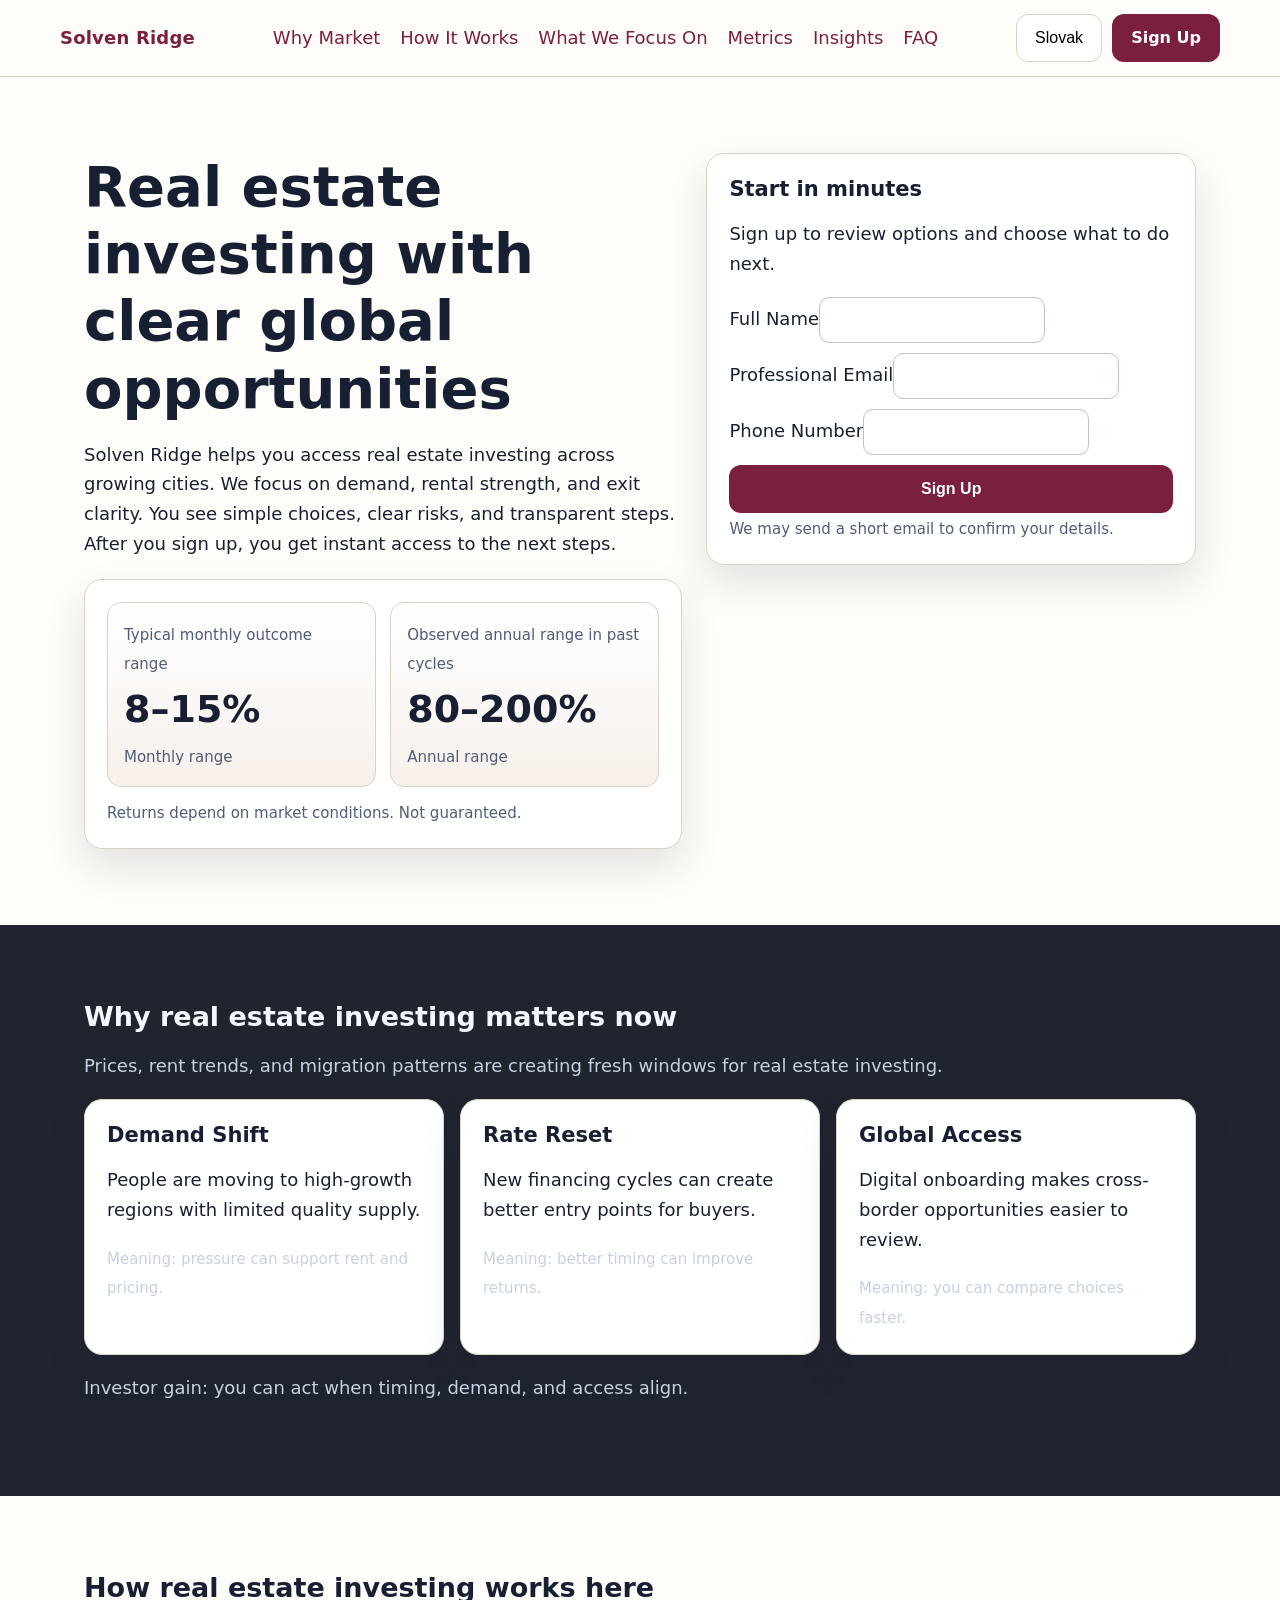
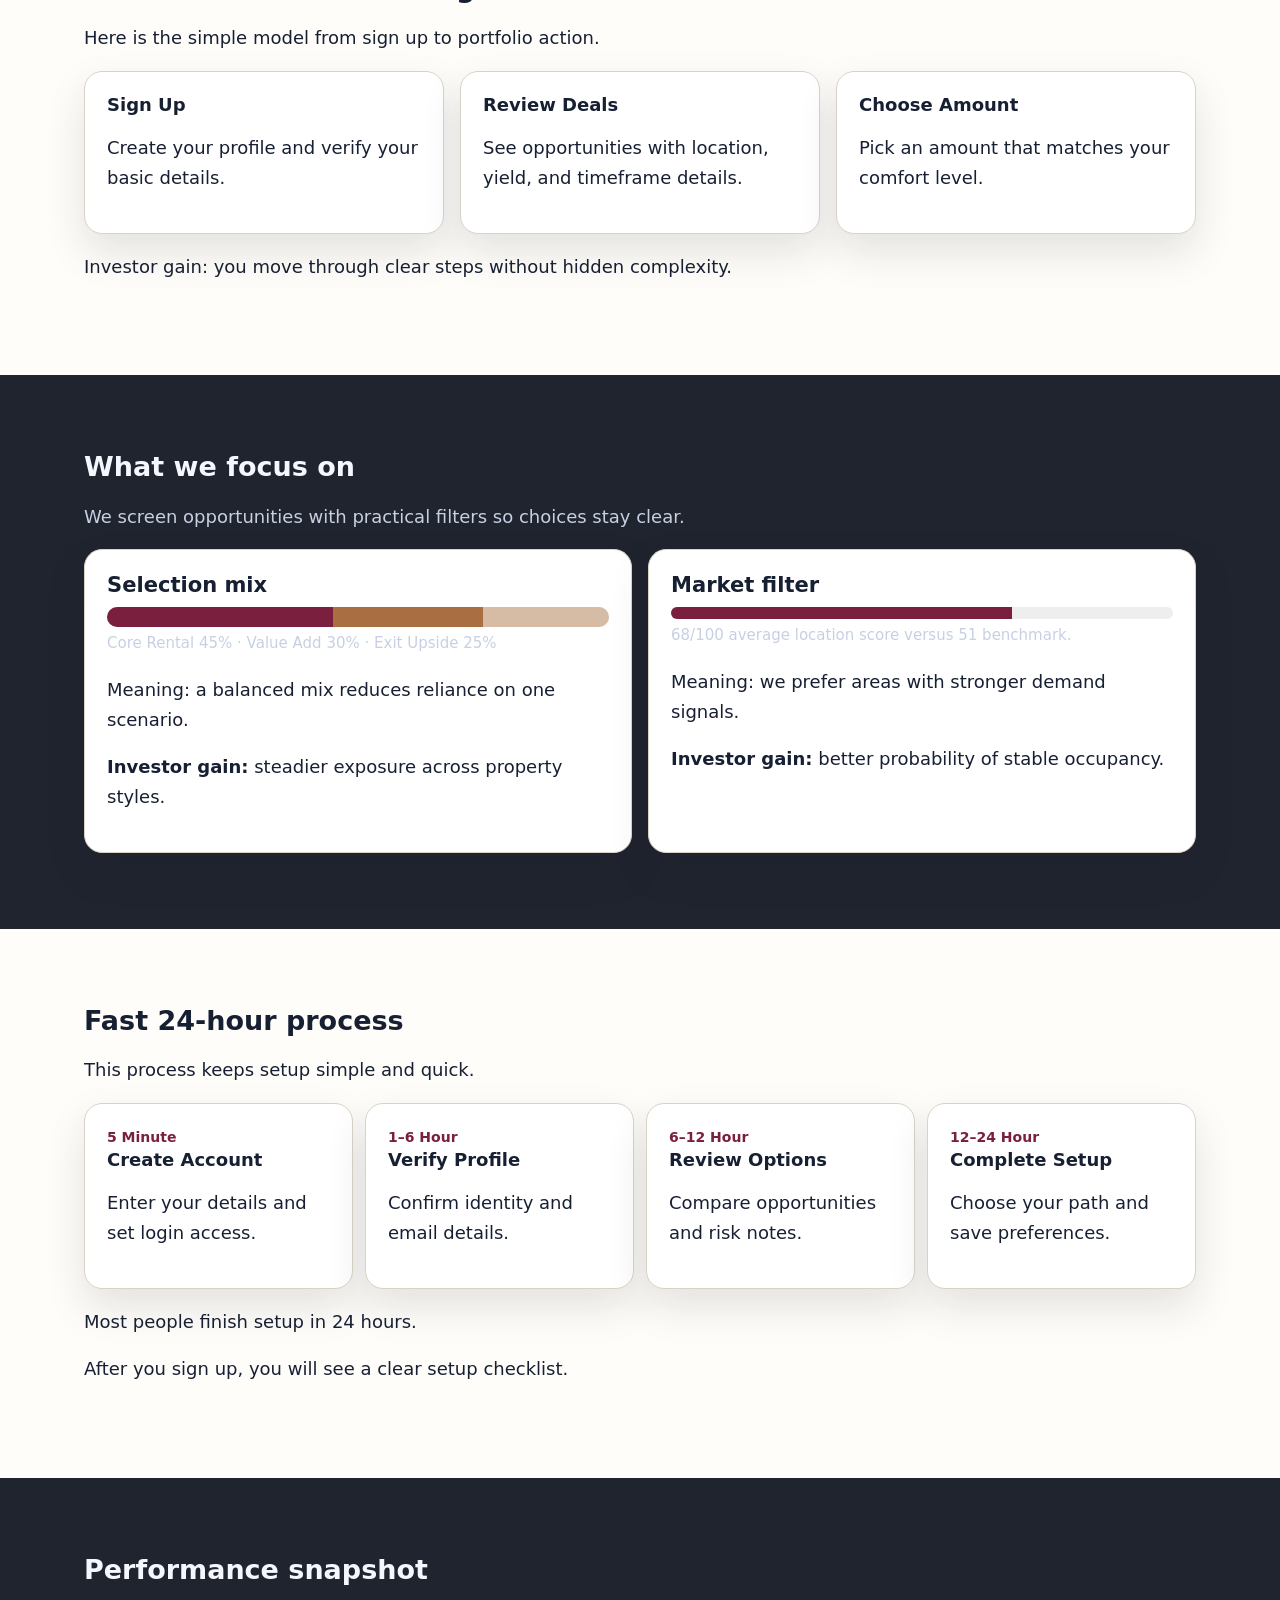
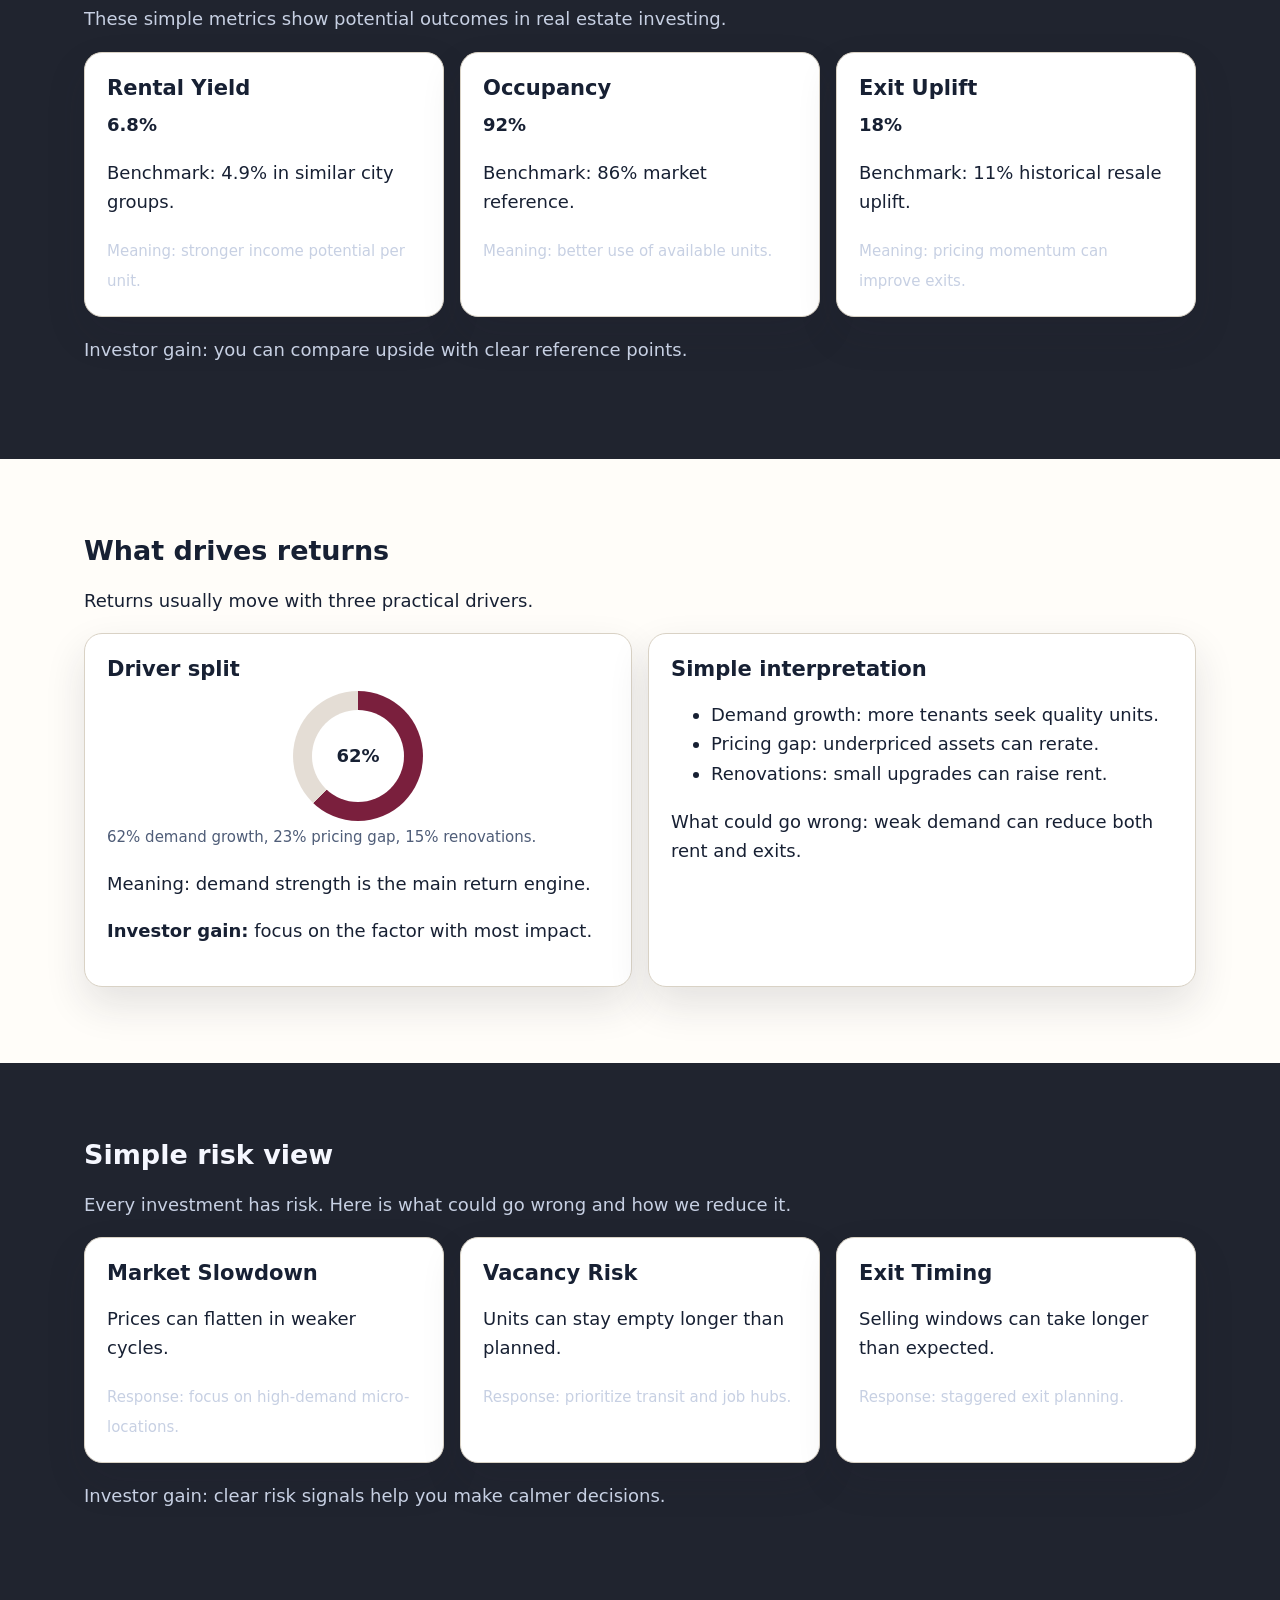
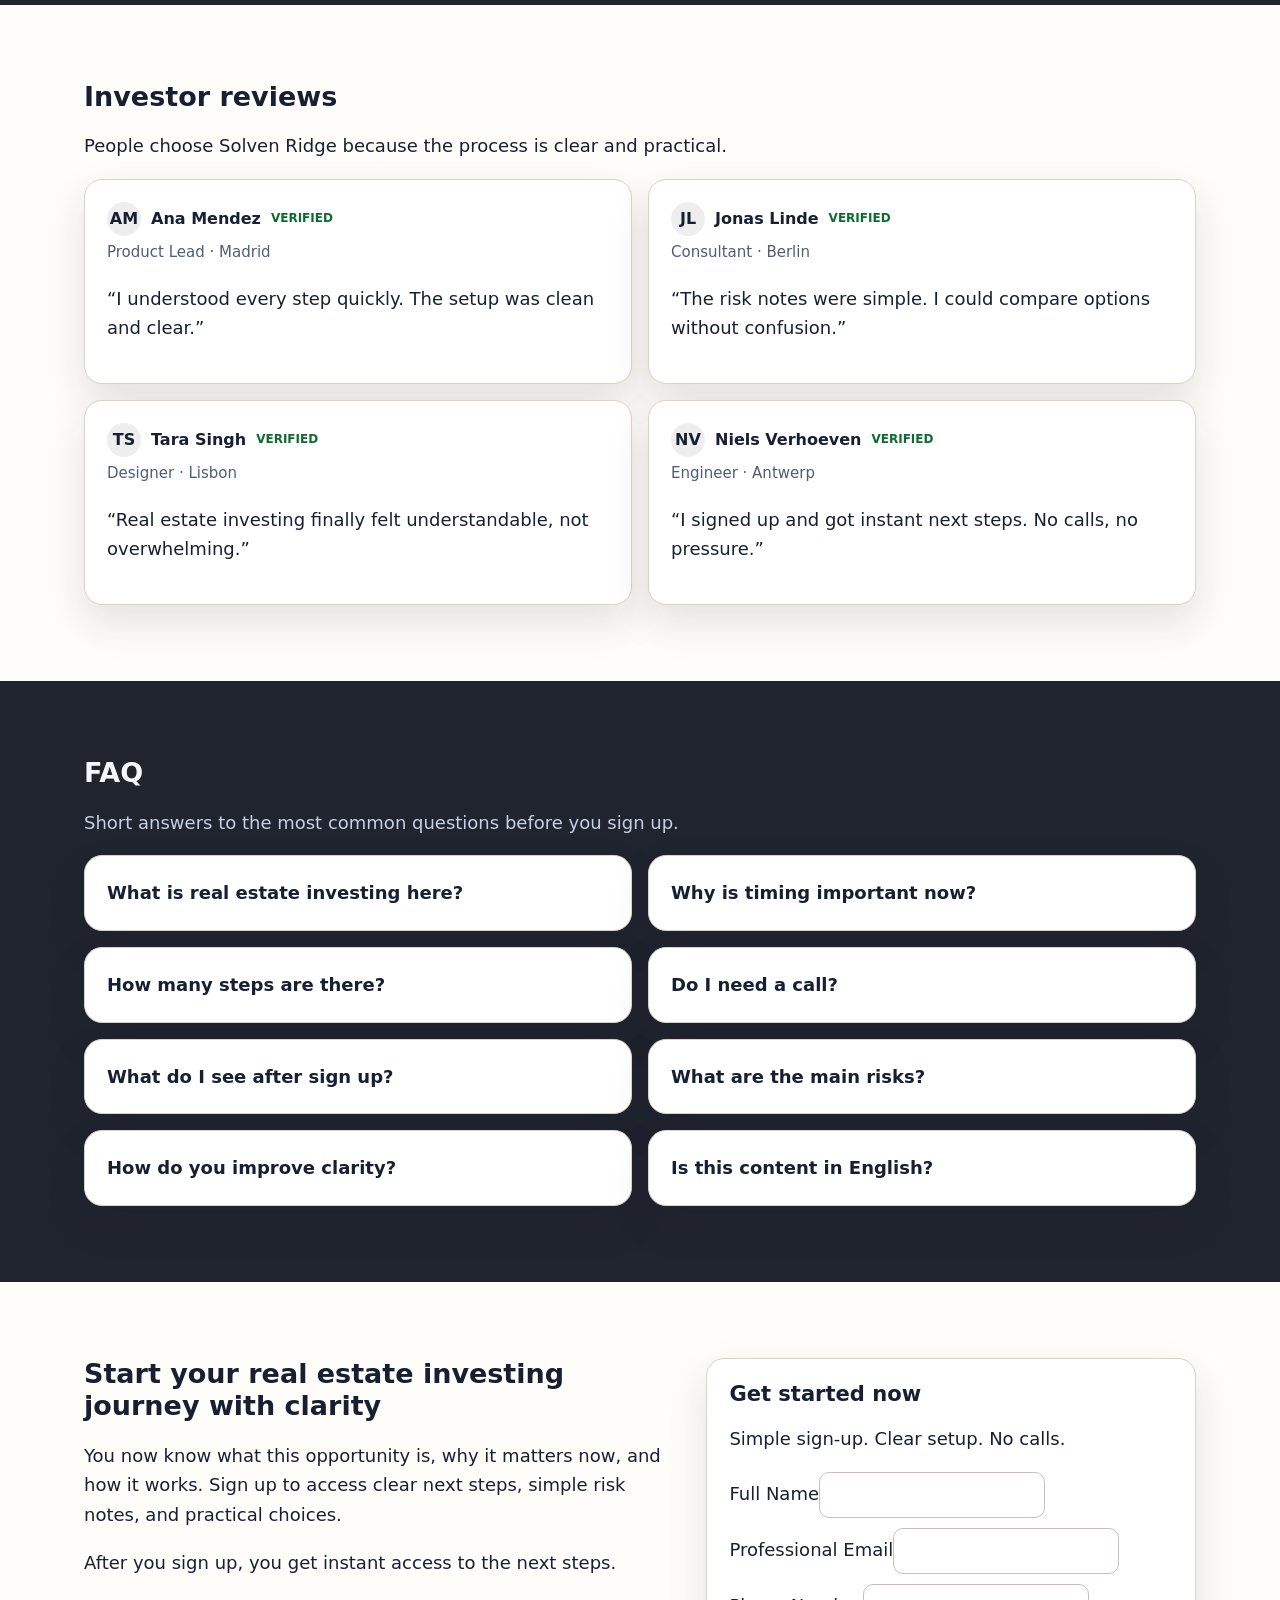
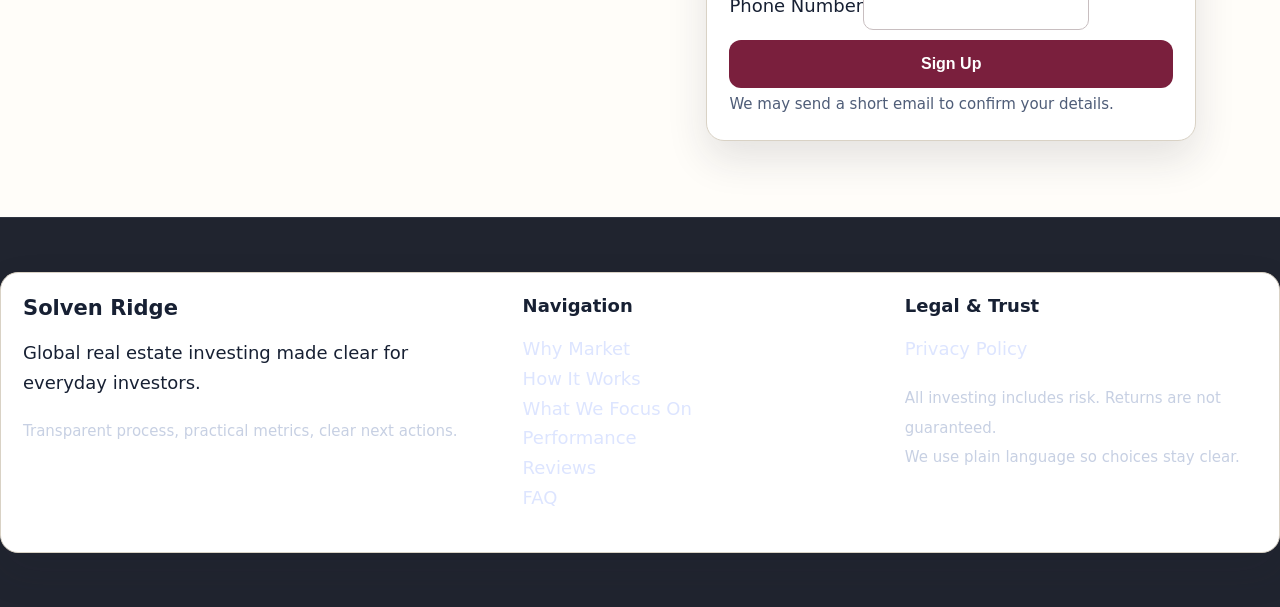
<file: sk/index.html>
<!doctype html>
<html lang="en">
<head>
  <meta charset="UTF-8" />
  <meta name="viewport" content="width=device-width, initial-scale=1" />
  <title>Solven Ridge SK | Real Estate Investing Opportunities</title>
  <meta name="description" content="English investor content about global real estate investing, performance snapshots, and signup flow." />
  <link rel="canonical" href="https://solvenridge.com/sk/index.html" />
  <link rel="alternate" hreflang="en" href="https://solvenridge.com/index.html" />
  <link rel="alternate" hreflang="de" href="https://solvenridge.com/de/index.html" />
  <link rel="alternate" hreflang="fr" href="https://solvenridge.com/fr/index.html" />
  <link rel="alternate" hreflang="es" href="https://solvenridge.com/es/index.html" />
  <link rel="alternate" hreflang="it" href="https://solvenridge.com/it/index.html" />
  <link rel="alternate" hreflang="tr" href="https://solvenridge.com/tr/index.html" />
  <link rel="alternate" hreflang="pt" href="https://solvenridge.com/pt/index.html" />
  <link rel="alternate" hreflang="ja" href="https://solvenridge.com/jp/index.html" />
  <link rel="alternate" hreflang="sk" href="https://solvenridge.com/sk/index.html" />
  <link rel="alternate" hreflang="nl-BE" href="https://solvenridge.com/be/index.html" />
  <meta property="og:title" content="Solven Ridge SK | Real Estate Investing Opportunities" />
  <meta property="og:description" content="English investor content about global real estate investing, performance snapshots, and signup flow." />
  <meta property="og:type" content="website" />
  <meta property="og:url" content="https://solvenridge.com/sk/index.html" />
  <meta name="twitter:card" content="summary_large_image" />
  <meta name="twitter:title" content="Solven Ridge SK | Real Estate Investing Opportunities" />
  <meta name="twitter:description" content="English investor content about global real estate investing, performance snapshots, and signup flow." />
  <link rel="stylesheet" href="../assets/style.css" />
  <script defer src="../assets/app.js"></script>
</head>
<body>
<header class="site-header">
  <div class="container header-inner">
    <a class="brand" href="../index.html">Solven Ridge</a>
    <nav class="desktop-nav" aria-label="Main navigation">
      <a href="#why">Why Market</a><a href="#model">How It Works</a><a href="#focus">What We Focus On</a><a href="#metrics">Metrics</a><a href="#insights">Insights</a><a href="#faq">FAQ</a>
    </nav>
    <div class="header-right">
      <div class="lang-wrap">
        <button class="lang-pill" data-lang-btn aria-label="Open language menu">Slovak</button>
        <div class="lang-menu" data-lang-menu>
          <a href="../index.html"><span class="flag"><svg viewBox="0 0 18 12" xmlns="http://www.w3.org/2000/svg"><rect width="18" height="12" fill="#012169"/></svg></span>English</a><a href="../de/index.html"><span class="flag"><svg viewBox="0 0 18 12" xmlns="http://www.w3.org/2000/svg"><rect width="18" height="4" y="0" fill="#000"/><rect width="18" height="4" y="4" fill="#dd0000"/><rect width="18" height="4" y="8" fill="#ffce00"/></svg></span>Deutsch</a><a href="../fr/index.html"><span class="flag"><svg viewBox="0 0 18 12" xmlns="http://www.w3.org/2000/svg"><rect width="6" height="12" fill="#0055a4"/><rect x="6" width="6" height="12" fill="#fff"/><rect x="12" width="6" height="12" fill="#ef4135"/></svg></span>Français</a><a href="../es/index.html"><span class="flag"><svg viewBox="0 0 18 12" xmlns="http://www.w3.org/2000/svg"><rect width="18" height="12" fill="#aa151b"/><rect y="3" width="18" height="6" fill="#f1bf00"/></svg></span>Español</a><a href="../it/index.html"><span class="flag"><svg viewBox="0 0 18 12" xmlns="http://www.w3.org/2000/svg"><rect width="6" height="12" fill="#009246"/><rect x="6" width="6" height="12" fill="#fff"/><rect x="12" width="6" height="12" fill="#ce2b37"/></svg></span>Italiano</a><a href="../tr/index.html"><span class="flag"><svg viewBox="0 0 18 12" xmlns="http://www.w3.org/2000/svg"><rect width="18" height="12" fill="#e30a17"/></svg></span>Türkçe</a><a href="../pt/index.html"><span class="flag"><svg viewBox="0 0 18 12" xmlns="http://www.w3.org/2000/svg"><rect width="7" height="12" fill="#006600"/><rect x="7" width="11" height="12" fill="#ff0000"/></svg></span>Português</a><a href="../jp/index.html"><span class="flag"><svg viewBox="0 0 18 12" xmlns="http://www.w3.org/2000/svg"><rect width="18" height="12" fill="#fff"/><circle cx="9" cy="6" r="3" fill="#bc002d"/></svg></span>日本語</a><a href="../sk/index.html"><span class="flag"><svg viewBox="0 0 18 12" xmlns="http://www.w3.org/2000/svg"><rect width="18" height="4" fill="#fff"/><rect y="4" width="18" height="4" fill="#0b4ea2"/><rect y="8" width="18" height="4" fill="#ee1c25"/></svg></span>Slovak</a><a href="../be/index.html"><span class="flag"><svg viewBox="0 0 18 12" xmlns="http://www.w3.org/2000/svg"><rect width="6" height="12" fill="#000"/><rect x="6" width="6" height="12" fill="#ffd90c"/><rect x="12" width="6" height="12" fill="#ef3340"/></svg></span>Nederlands (BE)</a>
        </div>
      </div>
      <a class="btn" href="#signup">Sign Up</a>
      <button class="burger" data-burger aria-label="Open mobile menu" aria-expanded="false">☰</button>
    </div>
  </div>
</header>
<div class="backdrop" data-backdrop></div>
<aside class="drawer" data-drawer aria-hidden="true">
  <button class="lang-pill" data-drawer-close aria-label="Close menu">✕</button>
  <a href="#why">Why Market</a><a href="#model">How It Works</a><a href="#focus">What We Focus On</a><a href="#metrics">Metrics</a><a href="#insights">Insights</a><a href="#faq">FAQ</a>
  <div class="lang-wrap">
    <button class="lang-pill" data-lang-btn aria-label="Open language menu">Slovak</button>
    <div class="lang-menu" data-lang-menu><a href="../index.html"><span class="flag"><svg viewBox="0 0 18 12" xmlns="http://www.w3.org/2000/svg"><rect width="18" height="12" fill="#012169"/></svg></span>English</a><a href="../de/index.html"><span class="flag"><svg viewBox="0 0 18 12" xmlns="http://www.w3.org/2000/svg"><rect width="18" height="4" y="0" fill="#000"/><rect width="18" height="4" y="4" fill="#dd0000"/><rect width="18" height="4" y="8" fill="#ffce00"/></svg></span>Deutsch</a><a href="../fr/index.html"><span class="flag"><svg viewBox="0 0 18 12" xmlns="http://www.w3.org/2000/svg"><rect width="6" height="12" fill="#0055a4"/><rect x="6" width="6" height="12" fill="#fff"/><rect x="12" width="6" height="12" fill="#ef4135"/></svg></span>Français</a><a href="../es/index.html"><span class="flag"><svg viewBox="0 0 18 12" xmlns="http://www.w3.org/2000/svg"><rect width="18" height="12" fill="#aa151b"/><rect y="3" width="18" height="6" fill="#f1bf00"/></svg></span>Español</a><a href="../it/index.html"><span class="flag"><svg viewBox="0 0 18 12" xmlns="http://www.w3.org/2000/svg"><rect width="6" height="12" fill="#009246"/><rect x="6" width="6" height="12" fill="#fff"/><rect x="12" width="6" height="12" fill="#ce2b37"/></svg></span>Italiano</a><a href="../tr/index.html"><span class="flag"><svg viewBox="0 0 18 12" xmlns="http://www.w3.org/2000/svg"><rect width="18" height="12" fill="#e30a17"/></svg></span>Türkçe</a><a href="../pt/index.html"><span class="flag"><svg viewBox="0 0 18 12" xmlns="http://www.w3.org/2000/svg"><rect width="7" height="12" fill="#006600"/><rect x="7" width="11" height="12" fill="#ff0000"/></svg></span>Português</a><a href="../jp/index.html"><span class="flag"><svg viewBox="0 0 18 12" xmlns="http://www.w3.org/2000/svg"><rect width="18" height="12" fill="#fff"/><circle cx="9" cy="6" r="3" fill="#bc002d"/></svg></span>日本語</a><a href="../sk/index.html"><span class="flag"><svg viewBox="0 0 18 12" xmlns="http://www.w3.org/2000/svg"><rect width="18" height="4" fill="#fff"/><rect y="4" width="18" height="4" fill="#0b4ea2"/><rect y="8" width="18" height="4" fill="#ee1c25"/></svg></span>Slovak</a><a href="../be/index.html"><span class="flag"><svg viewBox="0 0 18 12" xmlns="http://www.w3.org/2000/svg"><rect width="6" height="12" fill="#000"/><rect x="6" width="6" height="12" fill="#ffd90c"/><rect x="12" width="6" height="12" fill="#ef3340"/></svg></span>Nederlands (BE)</a></div>
  </div>
  <a class="btn" href="#signup">Sign Up</a>
</aside>

<main>
  <section class="section light hero" id="top">
    <div class="container hero-grid reveal">
      <div>
        <h1>Real estate investing with clear global opportunities</h1>
        <p>Solven Ridge helps you access real estate investing across growing cities. We focus on demand, rental strength, and exit clarity. You see simple choices, clear risks, and transparent steps. After you sign up, you get instant access to the next steps.</p>
        <div class="hero-panel performance">
          <div class="perf-box"><small>Typical monthly outcome range</small><strong>8–15%</strong><small>Monthly range</small></div>
          <div class="perf-box"><small>Observed annual range in past cycles</small><strong>80–200%</strong><small>Annual range</small></div>
          <small class="micro-copy" style="grid-column:1/-1">Returns depend on market conditions. Not guaranteed.</small>
        </div>
      </div>
      <div class="form-card" id="signup">
        <h3>Start in minutes</h3>
        <p>Sign up to review options and choose what to do next.</p>
        <form>
          <label>Full Name<input type="text" name="name" autocomplete="name" /></label>
          <label>Professional Email<input type="email" name="email" autocomplete="email" /></label>
          <label>Phone Number<input type="tel" name="phone" autocomplete="tel" /></label>
          <button class="btn" type="submit">Sign Up</button>
        </form>
        <small>We may send a short email to confirm your details.</small>
      </div>
    </div>
  </section>

  <section class="section dark" id="why"><div class="container reveal"><h2>Why real estate investing matters now</h2><p>Prices, rent trends, and migration patterns are creating fresh windows for real estate investing.</p><div class="grid-3"><article class="card"><h3>Demand Shift</h3><p>People are moving to high-growth regions with limited quality supply.</p><small>Meaning: pressure can support rent and pricing.</small></article><article class="card"><h3>Rate Reset</h3><p>New financing cycles can create better entry points for buyers.</p><small>Meaning: better timing can improve returns.</small></article><article class="card"><h3>Global Access</h3><p>Digital onboarding makes cross-border opportunities easier to review.</p><small>Meaning: you can compare choices faster.</small></article></div><p>Investor gain: you can act when timing, demand, and access align.</p></div></section>

  <section class="section light" id="model"><div class="container reveal"><h2>How real estate investing works here</h2><p>Here is the simple model from sign up to portfolio action.</p><div class="grid-3"><article class="process-card"><h3>Sign Up</h3><p>Create your profile and verify your basic details.</p></article><article class="process-card"><h3>Review Deals</h3><p>See opportunities with location, yield, and timeframe details.</p></article><article class="process-card"><h3>Choose Amount</h3><p>Pick an amount that matches your comfort level.</p></article></div><p>Investor gain: you move through clear steps without hidden complexity.</p></div></section>

  <section class="section dark" id="focus"><div class="container reveal"><h2>What we focus on</h2><p>We screen opportunities with practical filters so choices stay clear.</p><div class="grid-2"><article class="visual-card"><h3>Selection mix</h3><div class="stack"><span style="width:45%;background:#7a1f3d"></span><span style="width:30%;background:#a96f42"></span><span style="width:25%;background:#d6bca4"></span></div><small>Core Rental 45% · Value Add 30% · Exit Upside 25%</small><p>Meaning: a balanced mix reduces reliance on one scenario.</p><p><strong>Investor gain:</strong> steadier exposure across property styles.</p></article><article class="visual-card"><h3>Market filter</h3><div class="bar"><span style="width:68%;background:var(--accent)"></span></div><small>68/100 average location score versus 51 benchmark.</small><p>Meaning: we prefer areas with stronger demand signals.</p><p><strong>Investor gain:</strong> better probability of stable occupancy.</p></article></div></div></section>

  <section class="section light" id="process"><div class="container reveal"><h2>Fast 24-hour process</h2><p>This process keeps setup simple and quick.</p><div class="process-grid"><article class="process-card"><div class="time">5 Minute</div><h3>Create Account</h3><p>Enter your details and set login access.</p></article><article class="process-card"><div class="time">1–6 Hour</div><h3>Verify Profile</h3><p>Confirm identity and email details.</p></article><article class="process-card"><div class="time">6–12 Hour</div><h3>Review Options</h3><p>Compare opportunities and risk notes.</p></article><article class="process-card"><div class="time">12–24 Hour</div><h3>Complete Setup</h3><p>Choose your path and save preferences.</p></article></div><p>Most people finish setup in 24 hours.</p><p>After you sign up, you will see a clear setup checklist.</p></div></section>

  <section class="section dark" id="metrics"><div class="container reveal"><h2>Performance snapshot</h2><p>These simple metrics show potential outcomes in real estate investing.</p><div class="grid-3"><article class="kpi-card"><h3>Rental Yield</h3><strong>6.8%</strong><p>Benchmark: 4.9% in similar city groups.</p><small>Meaning: stronger income potential per unit.</small></article><article class="kpi-card"><h3>Occupancy</h3><strong>92%</strong><p>Benchmark: 86% market reference.</p><small>Meaning: better use of available units.</small></article><article class="kpi-card"><h3>Exit Uplift</h3><strong>18%</strong><p>Benchmark: 11% historical resale uplift.</p><small>Meaning: pricing momentum can improve exits.</small></article></div><p>Investor gain: you can compare upside with clear reference points.</p></div></section>

  <section class="section light" id="insights"><div class="container reveal"><h2>What drives returns</h2><p>Returns usually move with three practical drivers.</p><div class="grid-2"><article class="chart-panel"><h3>Driver split</h3><div class="ring"></div><small>62% demand growth, 23% pricing gap, 15% renovations.</small><p>Meaning: demand strength is the main return engine.</p><p><strong>Investor gain:</strong> focus on the factor with most impact.</p></article><article class="info-panel"><h3>Simple interpretation</h3><ul><li>Demand growth: more tenants seek quality units.</li><li>Pricing gap: underpriced assets can rerate.</li><li>Renovations: small upgrades can raise rent.</li></ul><p>What could go wrong: weak demand can reduce both rent and exits.</p></article></div></div></section>

  <section class="section dark" id="risk"><div class="container reveal"><h2>Simple risk view</h2><p>Every investment has risk. Here is what could go wrong and how we reduce it.</p><div class="grid-3"><article class="metric-card"><h3>Market Slowdown</h3><p>Prices can flatten in weaker cycles.</p><small>Response: focus on high-demand micro-locations.</small></article><article class="metric-card"><h3>Vacancy Risk</h3><p>Units can stay empty longer than planned.</p><small>Response: prioritize transit and job hubs.</small></article><article class="metric-card"><h3>Exit Timing</h3><p>Selling windows can take longer than expected.</p><small>Response: staggered exit planning.</small></article></div><p>Investor gain: clear risk signals help you make calmer decisions.</p></div></section>

  <section class="section light" id="reviews"><div class="container reveal"><h2>Investor reviews</h2><p>People choose Solven Ridge because the process is clear and practical.</p><div class="grid-2"><article class="review-card"><div class="review-head"><div class="avatar">AM</div><strong>Ana Mendez</strong><span class="verified">VERIFIED</span></div><small>Product Lead · Madrid</small><p>“I understood every step quickly. The setup was clean and clear.”</p></article><article class="review-card"><div class="review-head"><div class="avatar">JL</div><strong>Jonas Linde</strong><span class="verified">VERIFIED</span></div><small>Consultant · Berlin</small><p>“The risk notes were simple. I could compare options without confusion.”</p></article><article class="review-card"><div class="review-head"><div class="avatar">TS</div><strong>Tara Singh</strong><span class="verified">VERIFIED</span></div><small>Designer · Lisbon</small><p>“Real estate investing finally felt understandable, not overwhelming.”</p></article><article class="review-card"><div class="review-head"><div class="avatar">NV</div><strong>Niels Verhoeven</strong><span class="verified">VERIFIED</span></div><small>Engineer · Antwerp</small><p>“I signed up and got instant next steps. No calls, no pressure.”</p></article></div></div></section>

  <section class="section dark" id="faq"><div class="container reveal"><h2>FAQ</h2><p>Short answers to the most common questions before you sign up.</p><div class="grid-2"><details class="faq-item"><summary>What is real estate investing here?</summary><p>You invest in selected property opportunities across global growth markets.</p></details><details class="faq-item"><summary>Why is timing important now?</summary><p>Demand shifts and pricing resets can create better entry windows.</p></details><details class="faq-item"><summary>How many steps are there?</summary><p>Sign up, verify, review options, and complete setup.</p></details><details class="faq-item"><summary>Do I need a call?</summary><p>No. The journey is online and self-guided.</p></details><details class="faq-item"><summary>What do I see after sign up?</summary><p>After you sign up, you can review the options and choose what to do next.</p></details><details class="faq-item"><summary>What are the main risks?</summary><p>Market slowdown, vacancy changes, and exit timing variation.</p></details><details class="faq-item"><summary>How do you improve clarity?</summary><p>We show plain-language metrics, benchmarks, and risk notes.</p></details><details class="faq-item"><summary>Is this content in English?</summary><p>Yes. All pages and forms are English for consistency.</p></details></div></div></section>

  <section class="section light" id="final"><div class="container hero-grid reveal"><div><h2>Start your real estate investing journey with clarity</h2><p>You now know what this opportunity is, why it matters now, and how it works. Sign up to access clear next steps, simple risk notes, and practical choices.</p><p>After you sign up, you get instant access to the next steps.</p></div><div class="form-card"><h3>Get started now</h3><p>Simple sign-up. Clear setup. No calls.</p><form><label>Full Name<input type="text" /></label><label>Professional Email<input type="email" /></label><label>Phone Number<input type="tel" /></label><button class="btn" type="submit">Sign Up</button></form><small>We may send a short email to confirm your details.</small></div></div></section>
</main>

<footer class="footer section dark"><div class="container footer-inner footer-panel"><div><h3>Solven Ridge</h3><p>Global real estate investing made clear for everyday investors.</p><small>Transparent process, practical metrics, clear next actions.</small></div><div><h4>Navigation</h4><p><a href="#why">Why Market</a><br><a href="#model">How It Works</a><br><a href="#focus">What We Focus On</a><br><a href="#metrics">Performance</a><br><a href="#reviews">Reviews</a><br><a href="#faq">FAQ</a></p></div><div><h4>Legal & Trust</h4><p><a href="#" data-open-policy>Privacy Policy</a></p><small>All investing includes risk. Returns are not guaranteed.</small><br><small>We use plain language so choices stay clear.</small></div></div></footer>

<div class="backdrop" hidden data-modal>
  <div class="container" style="padding-top:40px;padding-bottom:40px">
    <div class="form-card" role="dialog" aria-modal="true" aria-label="Privacy Policy">
      <button class="lang-pill" data-close-policy aria-label="Close privacy modal" style="float:right">✕</button>
      <h3>Privacy Policy</h3>
      <p><strong>Introduction:</strong> We explain what data we collect and why.</p>
      <p><strong>Data collection:</strong> We collect name, email, phone, and website usage data.</p>
      <p><strong>Legal basis:</strong> We process data for consent, service delivery, and legal duties.</p>
      <p><strong>Cookies:</strong> Cookies help site performance and basic analytics.</p>
      <p><strong>Retention:</strong> We keep data only as long as needed.</p>
      <p><strong>Third-party sharing:</strong> We share only with secure service providers when required.</p>
      <p><strong>Security:</strong> We use technical controls to protect your information.</p>
      <p><strong>User rights:</strong> You may request access, edits, deletion, or export.</p>
      <p><strong>International transfers:</strong> Data may move across countries with safeguards.</p>
      <p><strong>Industry risk disclosure:</strong> Investing can lose value and outcomes can vary.</p>
      <p><strong>Contact:</strong> privacy@solvenridge.com</p>
      <button class="lang-pill" data-close-policy>Close</button>
    </div>
  </div>
</div>

<script type="application/ld+json">{"@context":"https://schema.org","@type":"Organization","name":"Solven Ridge","url":"https://solvenridge.com"}</script>
<script type="application/ld+json">{"@context":"https://schema.org","@type":"WebSite","name":"Solven Ridge","url":"https://solvenridge.com"}</script>
<script type="application/ld+json">{"@context":"https://schema.org","@type":"FAQPage","mainEntity":[{"@type":"Question","name":"What is real estate investing here?","acceptedAnswer":{"@type":"Answer","text":"You invest in selected property opportunities across global growth markets."}},{"@type":"Question","name":"Do I need a call?","acceptedAnswer":{"@type":"Answer","text":"No. The journey is online and self-guided."}}]}</script>
<script type="application/ld+json">{"@context":"https://schema.org","@type":"Review","author":{"@type":"Person","name":"Ana Mendez"},"reviewBody":"I understood every step quickly.","reviewRating":{"@type":"Rating","ratingValue":"5"}}</script>
</body>
</html>
</file>
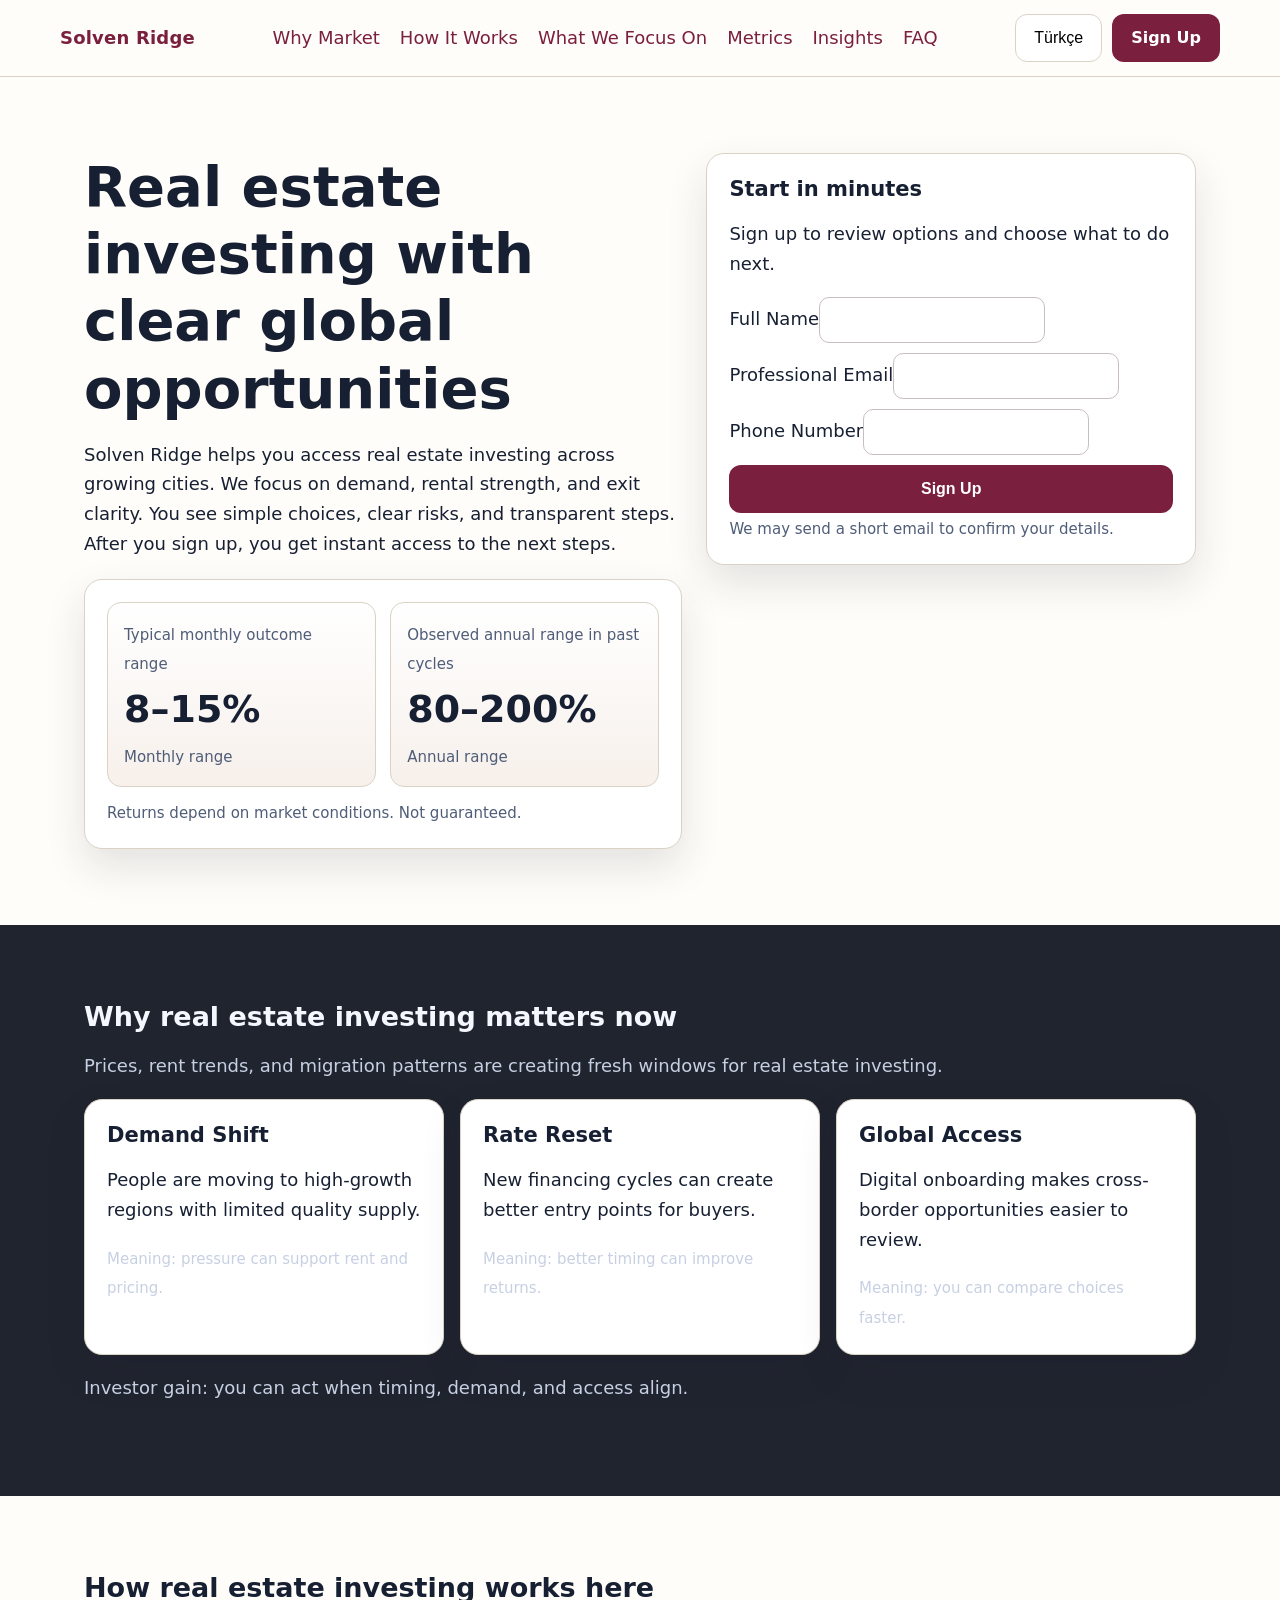
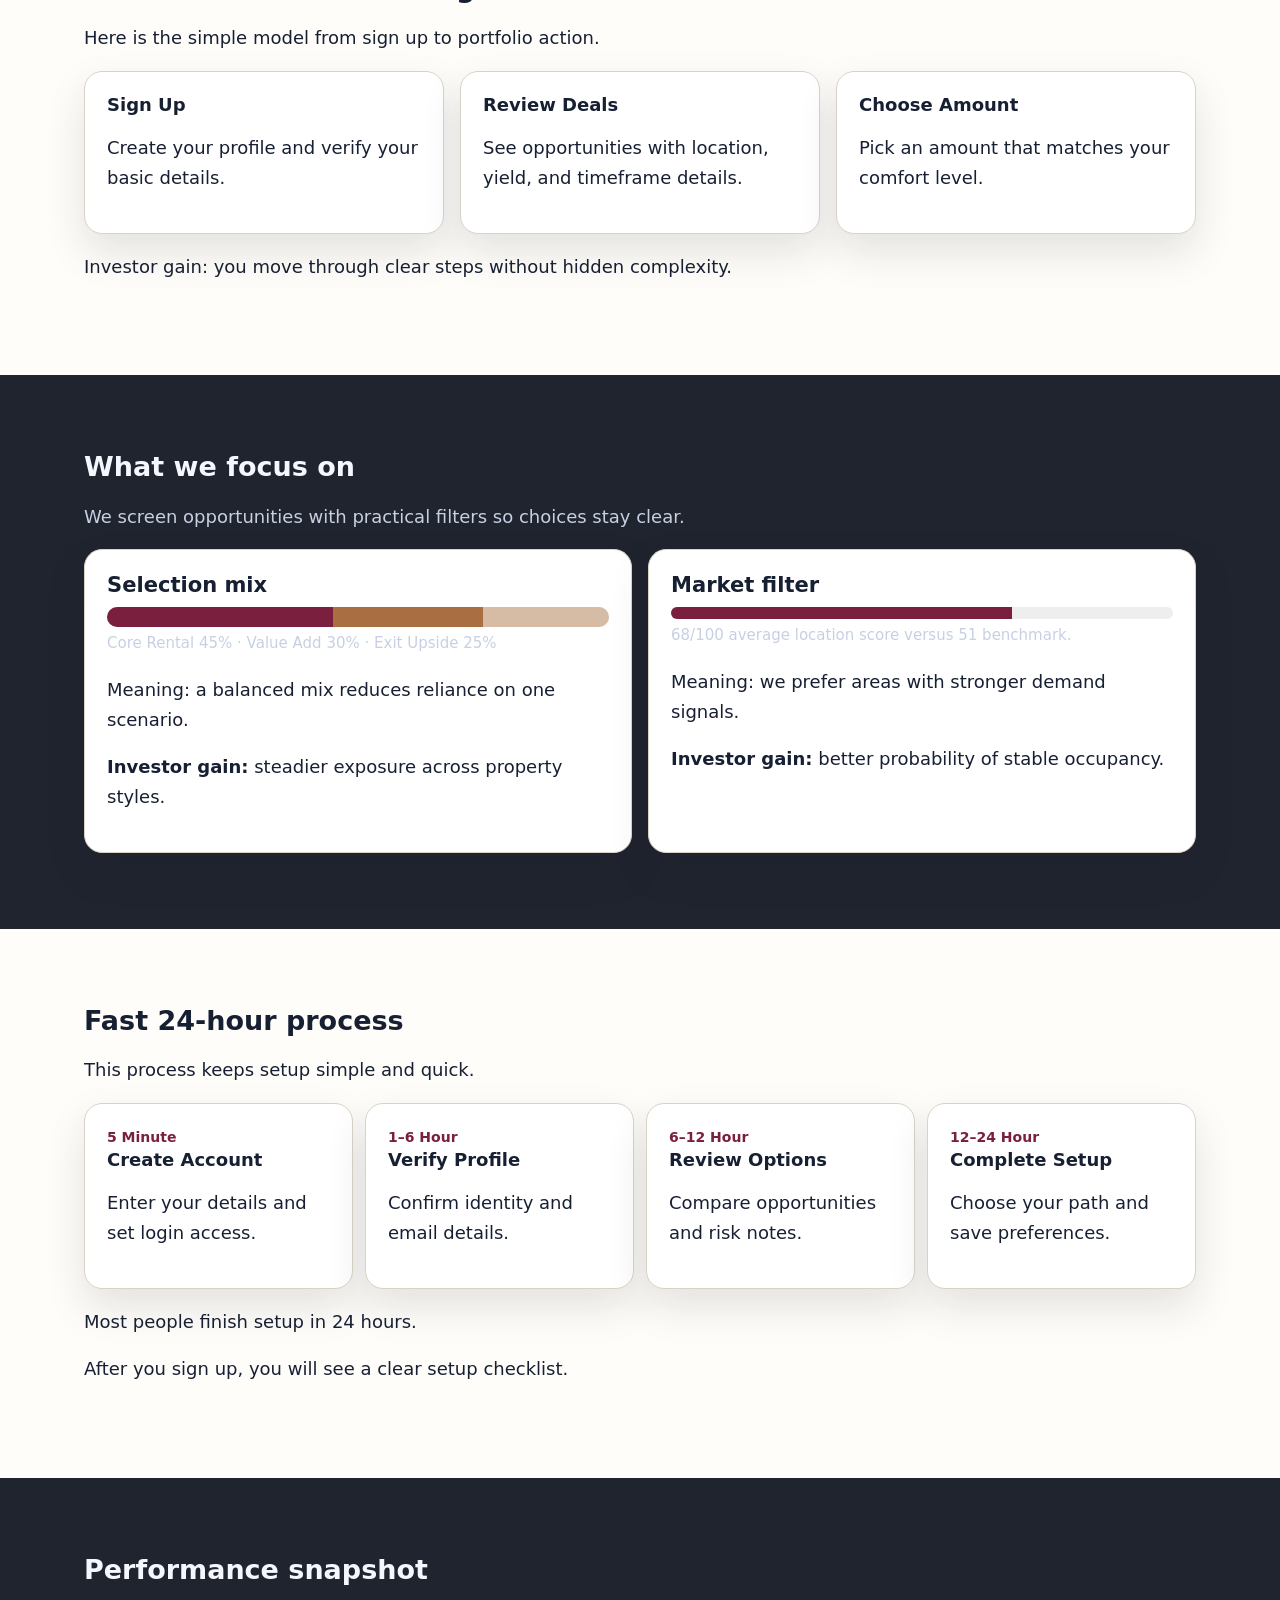
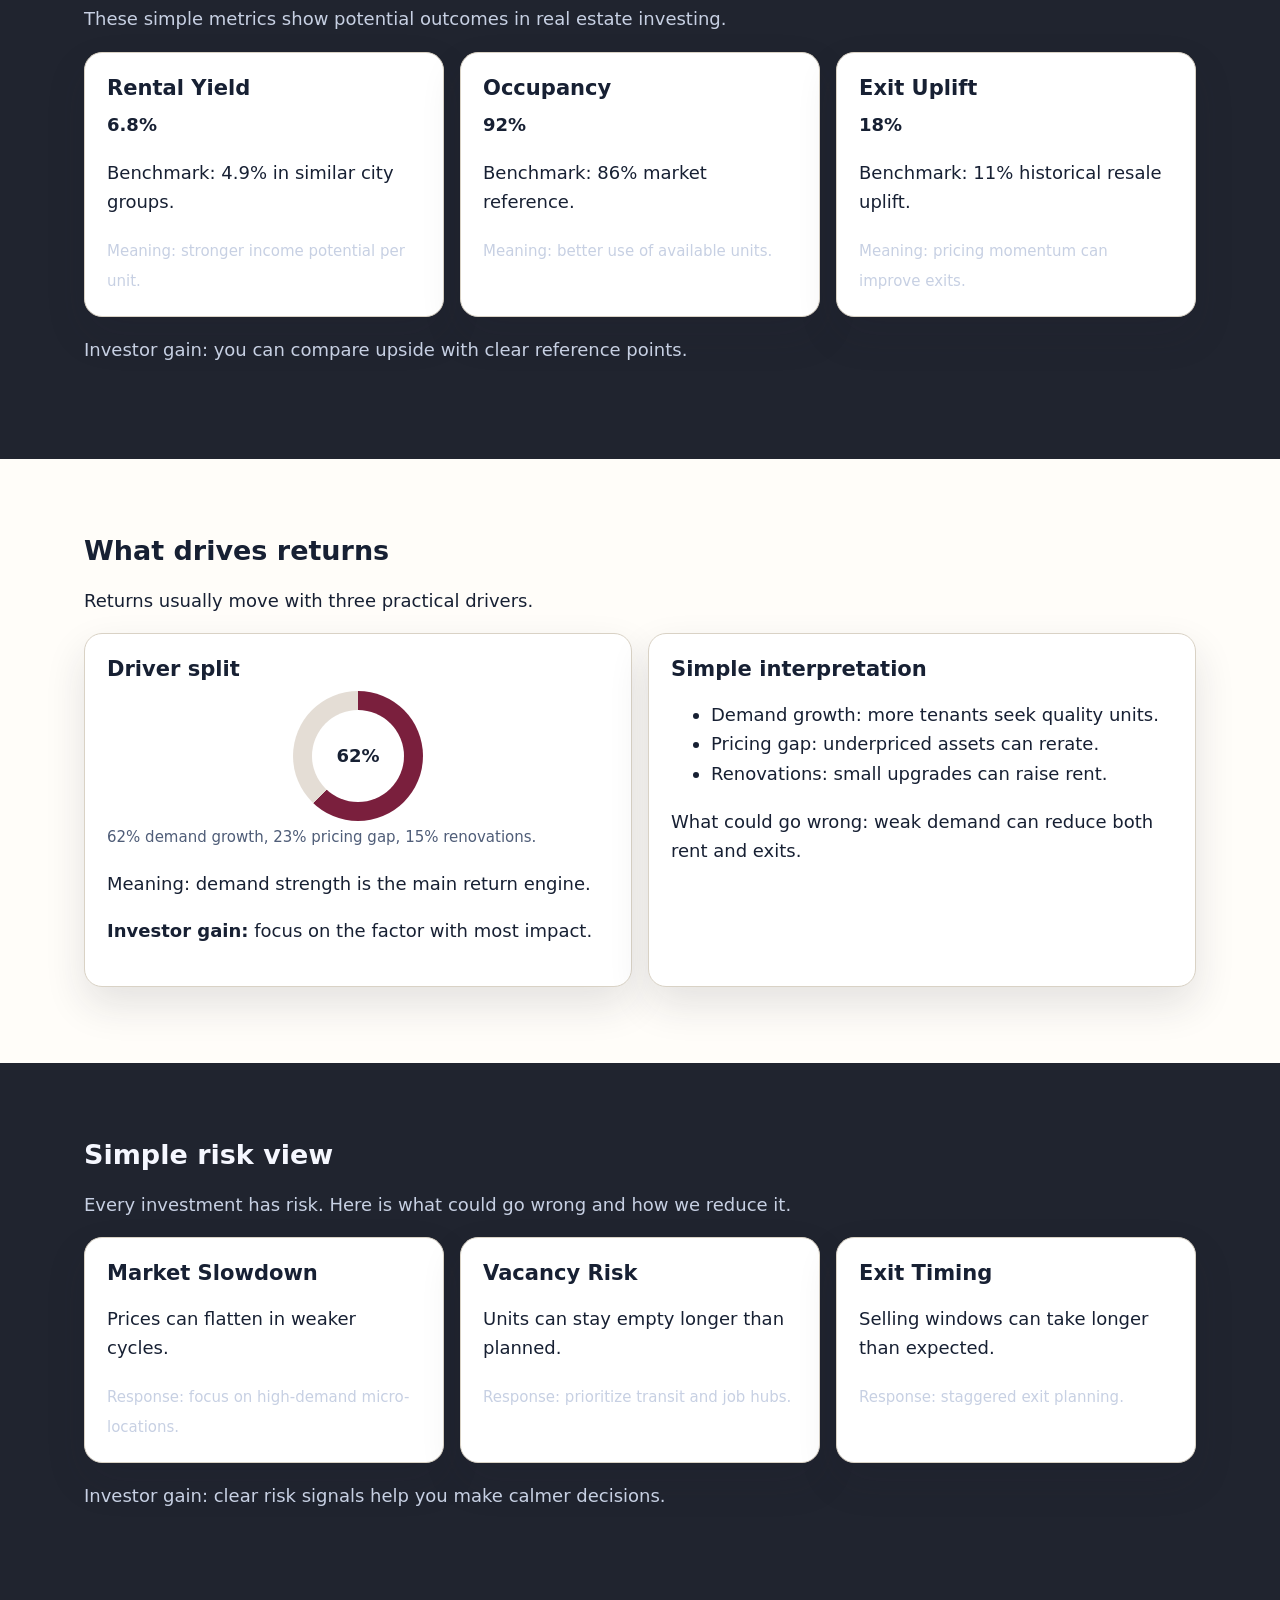
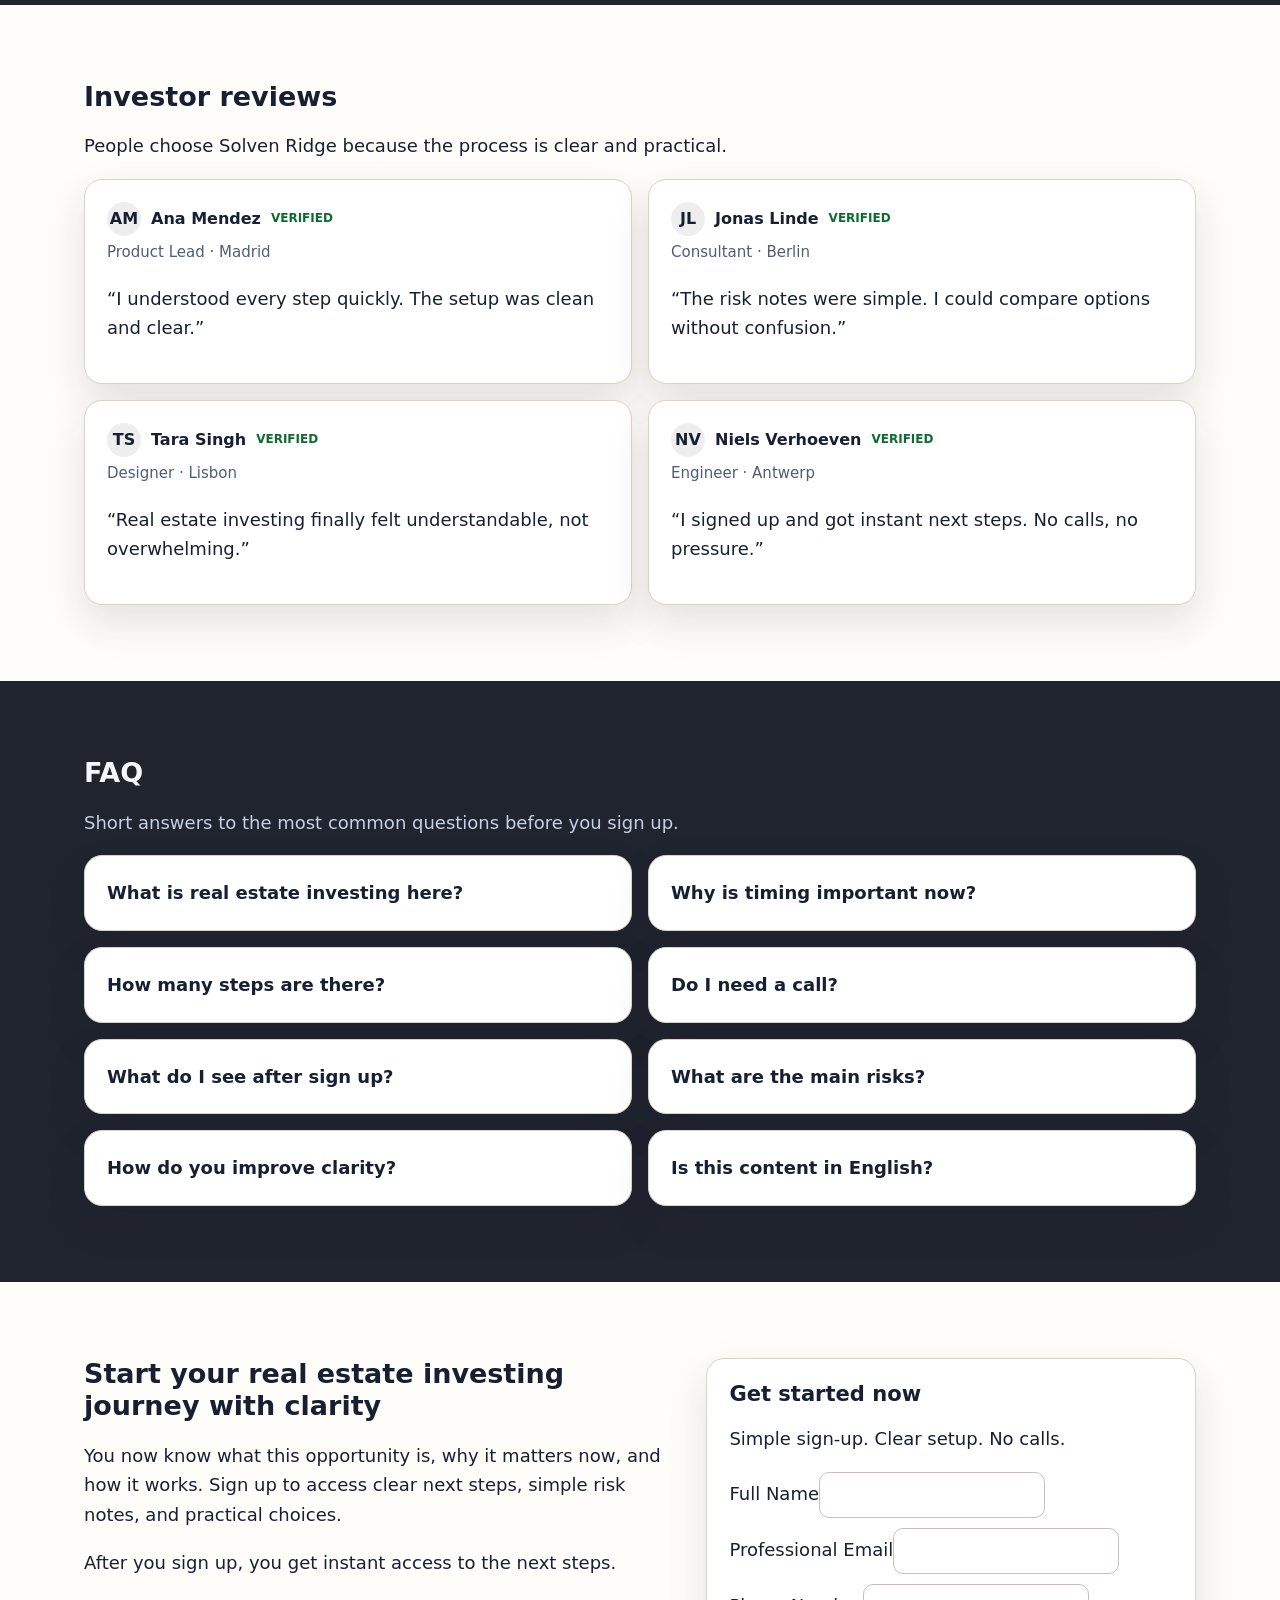
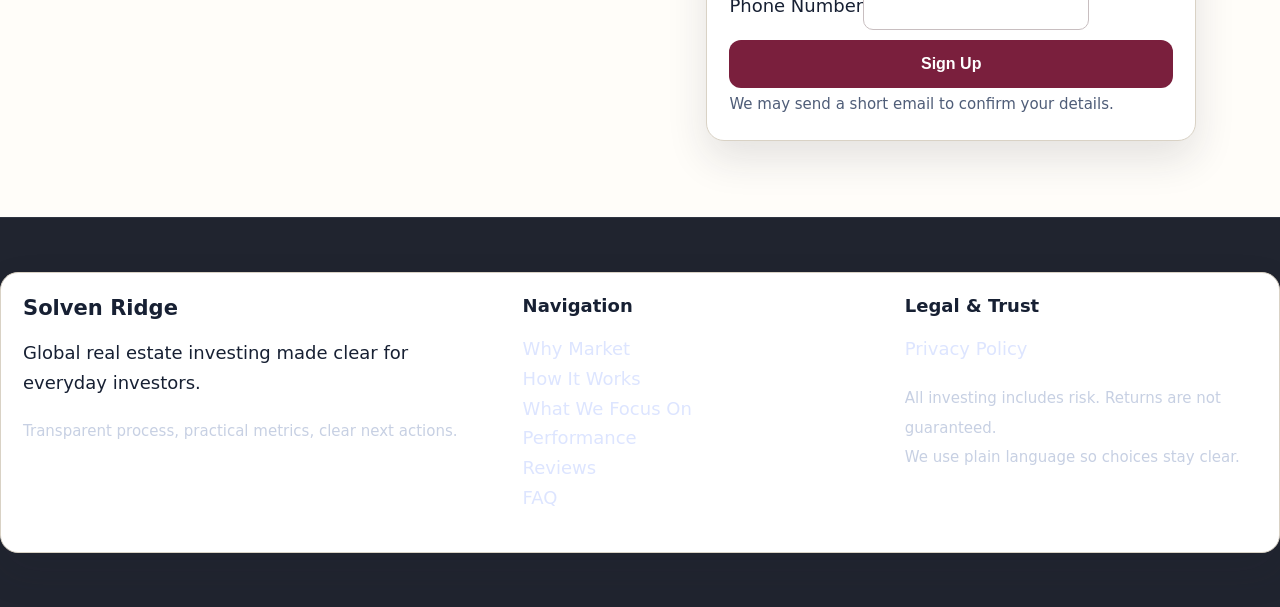
<file: tr/index.html>
<!doctype html>
<html lang="en">
<head>
  <meta charset="UTF-8" />
  <meta name="viewport" content="width=device-width, initial-scale=1" />
  <title>Solven Ridge TR | Real Estate Investing Guide</title>
  <meta name="description" content="English content with transparent real estate investing opportunities, risks, and setup checklist." />
  <link rel="canonical" href="https://solvenridge.com/tr/index.html" />
  <link rel="alternate" hreflang="en" href="https://solvenridge.com/index.html" />
  <link rel="alternate" hreflang="de" href="https://solvenridge.com/de/index.html" />
  <link rel="alternate" hreflang="fr" href="https://solvenridge.com/fr/index.html" />
  <link rel="alternate" hreflang="es" href="https://solvenridge.com/es/index.html" />
  <link rel="alternate" hreflang="it" href="https://solvenridge.com/it/index.html" />
  <link rel="alternate" hreflang="tr" href="https://solvenridge.com/tr/index.html" />
  <link rel="alternate" hreflang="pt" href="https://solvenridge.com/pt/index.html" />
  <link rel="alternate" hreflang="ja" href="https://solvenridge.com/jp/index.html" />
  <link rel="alternate" hreflang="sk" href="https://solvenridge.com/sk/index.html" />
  <link rel="alternate" hreflang="nl-BE" href="https://solvenridge.com/be/index.html" />
  <meta property="og:title" content="Solven Ridge TR | Real Estate Investing Guide" />
  <meta property="og:description" content="English content with transparent real estate investing opportunities, risks, and setup checklist." />
  <meta property="og:type" content="website" />
  <meta property="og:url" content="https://solvenridge.com/tr/index.html" />
  <meta name="twitter:card" content="summary_large_image" />
  <meta name="twitter:title" content="Solven Ridge TR | Real Estate Investing Guide" />
  <meta name="twitter:description" content="English content with transparent real estate investing opportunities, risks, and setup checklist." />
  <link rel="stylesheet" href="../assets/style.css" />
  <script defer src="../assets/app.js"></script>
</head>
<body>
<header class="site-header">
  <div class="container header-inner">
    <a class="brand" href="../index.html">Solven Ridge</a>
    <nav class="desktop-nav" aria-label="Main navigation">
      <a href="#why">Why Market</a><a href="#model">How It Works</a><a href="#focus">What We Focus On</a><a href="#metrics">Metrics</a><a href="#insights">Insights</a><a href="#faq">FAQ</a>
    </nav>
    <div class="header-right">
      <div class="lang-wrap">
        <button class="lang-pill" data-lang-btn aria-label="Open language menu">Türkçe</button>
        <div class="lang-menu" data-lang-menu>
          <a href="../index.html"><span class="flag"><svg viewBox="0 0 18 12" xmlns="http://www.w3.org/2000/svg"><rect width="18" height="12" fill="#012169"/></svg></span>English</a><a href="../de/index.html"><span class="flag"><svg viewBox="0 0 18 12" xmlns="http://www.w3.org/2000/svg"><rect width="18" height="4" y="0" fill="#000"/><rect width="18" height="4" y="4" fill="#dd0000"/><rect width="18" height="4" y="8" fill="#ffce00"/></svg></span>Deutsch</a><a href="../fr/index.html"><span class="flag"><svg viewBox="0 0 18 12" xmlns="http://www.w3.org/2000/svg"><rect width="6" height="12" fill="#0055a4"/><rect x="6" width="6" height="12" fill="#fff"/><rect x="12" width="6" height="12" fill="#ef4135"/></svg></span>Français</a><a href="../es/index.html"><span class="flag"><svg viewBox="0 0 18 12" xmlns="http://www.w3.org/2000/svg"><rect width="18" height="12" fill="#aa151b"/><rect y="3" width="18" height="6" fill="#f1bf00"/></svg></span>Español</a><a href="../it/index.html"><span class="flag"><svg viewBox="0 0 18 12" xmlns="http://www.w3.org/2000/svg"><rect width="6" height="12" fill="#009246"/><rect x="6" width="6" height="12" fill="#fff"/><rect x="12" width="6" height="12" fill="#ce2b37"/></svg></span>Italiano</a><a href="../tr/index.html"><span class="flag"><svg viewBox="0 0 18 12" xmlns="http://www.w3.org/2000/svg"><rect width="18" height="12" fill="#e30a17"/></svg></span>Türkçe</a><a href="../pt/index.html"><span class="flag"><svg viewBox="0 0 18 12" xmlns="http://www.w3.org/2000/svg"><rect width="7" height="12" fill="#006600"/><rect x="7" width="11" height="12" fill="#ff0000"/></svg></span>Português</a><a href="../jp/index.html"><span class="flag"><svg viewBox="0 0 18 12" xmlns="http://www.w3.org/2000/svg"><rect width="18" height="12" fill="#fff"/><circle cx="9" cy="6" r="3" fill="#bc002d"/></svg></span>日本語</a><a href="../sk/index.html"><span class="flag"><svg viewBox="0 0 18 12" xmlns="http://www.w3.org/2000/svg"><rect width="18" height="4" fill="#fff"/><rect y="4" width="18" height="4" fill="#0b4ea2"/><rect y="8" width="18" height="4" fill="#ee1c25"/></svg></span>Slovak</a><a href="../be/index.html"><span class="flag"><svg viewBox="0 0 18 12" xmlns="http://www.w3.org/2000/svg"><rect width="6" height="12" fill="#000"/><rect x="6" width="6" height="12" fill="#ffd90c"/><rect x="12" width="6" height="12" fill="#ef3340"/></svg></span>Nederlands (BE)</a>
        </div>
      </div>
      <a class="btn" href="#signup">Sign Up</a>
      <button class="burger" data-burger aria-label="Open mobile menu" aria-expanded="false">☰</button>
    </div>
  </div>
</header>
<div class="backdrop" data-backdrop></div>
<aside class="drawer" data-drawer aria-hidden="true">
  <button class="lang-pill" data-drawer-close aria-label="Close menu">✕</button>
  <a href="#why">Why Market</a><a href="#model">How It Works</a><a href="#focus">What We Focus On</a><a href="#metrics">Metrics</a><a href="#insights">Insights</a><a href="#faq">FAQ</a>
  <div class="lang-wrap">
    <button class="lang-pill" data-lang-btn aria-label="Open language menu">Türkçe</button>
    <div class="lang-menu" data-lang-menu><a href="../index.html"><span class="flag"><svg viewBox="0 0 18 12" xmlns="http://www.w3.org/2000/svg"><rect width="18" height="12" fill="#012169"/></svg></span>English</a><a href="../de/index.html"><span class="flag"><svg viewBox="0 0 18 12" xmlns="http://www.w3.org/2000/svg"><rect width="18" height="4" y="0" fill="#000"/><rect width="18" height="4" y="4" fill="#dd0000"/><rect width="18" height="4" y="8" fill="#ffce00"/></svg></span>Deutsch</a><a href="../fr/index.html"><span class="flag"><svg viewBox="0 0 18 12" xmlns="http://www.w3.org/2000/svg"><rect width="6" height="12" fill="#0055a4"/><rect x="6" width="6" height="12" fill="#fff"/><rect x="12" width="6" height="12" fill="#ef4135"/></svg></span>Français</a><a href="../es/index.html"><span class="flag"><svg viewBox="0 0 18 12" xmlns="http://www.w3.org/2000/svg"><rect width="18" height="12" fill="#aa151b"/><rect y="3" width="18" height="6" fill="#f1bf00"/></svg></span>Español</a><a href="../it/index.html"><span class="flag"><svg viewBox="0 0 18 12" xmlns="http://www.w3.org/2000/svg"><rect width="6" height="12" fill="#009246"/><rect x="6" width="6" height="12" fill="#fff"/><rect x="12" width="6" height="12" fill="#ce2b37"/></svg></span>Italiano</a><a href="../tr/index.html"><span class="flag"><svg viewBox="0 0 18 12" xmlns="http://www.w3.org/2000/svg"><rect width="18" height="12" fill="#e30a17"/></svg></span>Türkçe</a><a href="../pt/index.html"><span class="flag"><svg viewBox="0 0 18 12" xmlns="http://www.w3.org/2000/svg"><rect width="7" height="12" fill="#006600"/><rect x="7" width="11" height="12" fill="#ff0000"/></svg></span>Português</a><a href="../jp/index.html"><span class="flag"><svg viewBox="0 0 18 12" xmlns="http://www.w3.org/2000/svg"><rect width="18" height="12" fill="#fff"/><circle cx="9" cy="6" r="3" fill="#bc002d"/></svg></span>日本語</a><a href="../sk/index.html"><span class="flag"><svg viewBox="0 0 18 12" xmlns="http://www.w3.org/2000/svg"><rect width="18" height="4" fill="#fff"/><rect y="4" width="18" height="4" fill="#0b4ea2"/><rect y="8" width="18" height="4" fill="#ee1c25"/></svg></span>Slovak</a><a href="../be/index.html"><span class="flag"><svg viewBox="0 0 18 12" xmlns="http://www.w3.org/2000/svg"><rect width="6" height="12" fill="#000"/><rect x="6" width="6" height="12" fill="#ffd90c"/><rect x="12" width="6" height="12" fill="#ef3340"/></svg></span>Nederlands (BE)</a></div>
  </div>
  <a class="btn" href="#signup">Sign Up</a>
</aside>

<main>
  <section class="section light hero" id="top">
    <div class="container hero-grid reveal">
      <div>
        <h1>Real estate investing with clear global opportunities</h1>
        <p>Solven Ridge helps you access real estate investing across growing cities. We focus on demand, rental strength, and exit clarity. You see simple choices, clear risks, and transparent steps. After you sign up, you get instant access to the next steps.</p>
        <div class="hero-panel performance">
          <div class="perf-box"><small>Typical monthly outcome range</small><strong>8–15%</strong><small>Monthly range</small></div>
          <div class="perf-box"><small>Observed annual range in past cycles</small><strong>80–200%</strong><small>Annual range</small></div>
          <small class="micro-copy" style="grid-column:1/-1">Returns depend on market conditions. Not guaranteed.</small>
        </div>
      </div>
      <div class="form-card" id="signup">
        <h3>Start in minutes</h3>
        <p>Sign up to review options and choose what to do next.</p>
        <form>
          <label>Full Name<input type="text" name="name" autocomplete="name" /></label>
          <label>Professional Email<input type="email" name="email" autocomplete="email" /></label>
          <label>Phone Number<input type="tel" name="phone" autocomplete="tel" /></label>
          <button class="btn" type="submit">Sign Up</button>
        </form>
        <small>We may send a short email to confirm your details.</small>
      </div>
    </div>
  </section>

  <section class="section dark" id="why"><div class="container reveal"><h2>Why real estate investing matters now</h2><p>Prices, rent trends, and migration patterns are creating fresh windows for real estate investing.</p><div class="grid-3"><article class="card"><h3>Demand Shift</h3><p>People are moving to high-growth regions with limited quality supply.</p><small>Meaning: pressure can support rent and pricing.</small></article><article class="card"><h3>Rate Reset</h3><p>New financing cycles can create better entry points for buyers.</p><small>Meaning: better timing can improve returns.</small></article><article class="card"><h3>Global Access</h3><p>Digital onboarding makes cross-border opportunities easier to review.</p><small>Meaning: you can compare choices faster.</small></article></div><p>Investor gain: you can act when timing, demand, and access align.</p></div></section>

  <section class="section light" id="model"><div class="container reveal"><h2>How real estate investing works here</h2><p>Here is the simple model from sign up to portfolio action.</p><div class="grid-3"><article class="process-card"><h3>Sign Up</h3><p>Create your profile and verify your basic details.</p></article><article class="process-card"><h3>Review Deals</h3><p>See opportunities with location, yield, and timeframe details.</p></article><article class="process-card"><h3>Choose Amount</h3><p>Pick an amount that matches your comfort level.</p></article></div><p>Investor gain: you move through clear steps without hidden complexity.</p></div></section>

  <section class="section dark" id="focus"><div class="container reveal"><h2>What we focus on</h2><p>We screen opportunities with practical filters so choices stay clear.</p><div class="grid-2"><article class="visual-card"><h3>Selection mix</h3><div class="stack"><span style="width:45%;background:#7a1f3d"></span><span style="width:30%;background:#a96f42"></span><span style="width:25%;background:#d6bca4"></span></div><small>Core Rental 45% · Value Add 30% · Exit Upside 25%</small><p>Meaning: a balanced mix reduces reliance on one scenario.</p><p><strong>Investor gain:</strong> steadier exposure across property styles.</p></article><article class="visual-card"><h3>Market filter</h3><div class="bar"><span style="width:68%;background:var(--accent)"></span></div><small>68/100 average location score versus 51 benchmark.</small><p>Meaning: we prefer areas with stronger demand signals.</p><p><strong>Investor gain:</strong> better probability of stable occupancy.</p></article></div></div></section>

  <section class="section light" id="process"><div class="container reveal"><h2>Fast 24-hour process</h2><p>This process keeps setup simple and quick.</p><div class="process-grid"><article class="process-card"><div class="time">5 Minute</div><h3>Create Account</h3><p>Enter your details and set login access.</p></article><article class="process-card"><div class="time">1–6 Hour</div><h3>Verify Profile</h3><p>Confirm identity and email details.</p></article><article class="process-card"><div class="time">6–12 Hour</div><h3>Review Options</h3><p>Compare opportunities and risk notes.</p></article><article class="process-card"><div class="time">12–24 Hour</div><h3>Complete Setup</h3><p>Choose your path and save preferences.</p></article></div><p>Most people finish setup in 24 hours.</p><p>After you sign up, you will see a clear setup checklist.</p></div></section>

  <section class="section dark" id="metrics"><div class="container reveal"><h2>Performance snapshot</h2><p>These simple metrics show potential outcomes in real estate investing.</p><div class="grid-3"><article class="kpi-card"><h3>Rental Yield</h3><strong>6.8%</strong><p>Benchmark: 4.9% in similar city groups.</p><small>Meaning: stronger income potential per unit.</small></article><article class="kpi-card"><h3>Occupancy</h3><strong>92%</strong><p>Benchmark: 86% market reference.</p><small>Meaning: better use of available units.</small></article><article class="kpi-card"><h3>Exit Uplift</h3><strong>18%</strong><p>Benchmark: 11% historical resale uplift.</p><small>Meaning: pricing momentum can improve exits.</small></article></div><p>Investor gain: you can compare upside with clear reference points.</p></div></section>

  <section class="section light" id="insights"><div class="container reveal"><h2>What drives returns</h2><p>Returns usually move with three practical drivers.</p><div class="grid-2"><article class="chart-panel"><h3>Driver split</h3><div class="ring"></div><small>62% demand growth, 23% pricing gap, 15% renovations.</small><p>Meaning: demand strength is the main return engine.</p><p><strong>Investor gain:</strong> focus on the factor with most impact.</p></article><article class="info-panel"><h3>Simple interpretation</h3><ul><li>Demand growth: more tenants seek quality units.</li><li>Pricing gap: underpriced assets can rerate.</li><li>Renovations: small upgrades can raise rent.</li></ul><p>What could go wrong: weak demand can reduce both rent and exits.</p></article></div></div></section>

  <section class="section dark" id="risk"><div class="container reveal"><h2>Simple risk view</h2><p>Every investment has risk. Here is what could go wrong and how we reduce it.</p><div class="grid-3"><article class="metric-card"><h3>Market Slowdown</h3><p>Prices can flatten in weaker cycles.</p><small>Response: focus on high-demand micro-locations.</small></article><article class="metric-card"><h3>Vacancy Risk</h3><p>Units can stay empty longer than planned.</p><small>Response: prioritize transit and job hubs.</small></article><article class="metric-card"><h3>Exit Timing</h3><p>Selling windows can take longer than expected.</p><small>Response: staggered exit planning.</small></article></div><p>Investor gain: clear risk signals help you make calmer decisions.</p></div></section>

  <section class="section light" id="reviews"><div class="container reveal"><h2>Investor reviews</h2><p>People choose Solven Ridge because the process is clear and practical.</p><div class="grid-2"><article class="review-card"><div class="review-head"><div class="avatar">AM</div><strong>Ana Mendez</strong><span class="verified">VERIFIED</span></div><small>Product Lead · Madrid</small><p>“I understood every step quickly. The setup was clean and clear.”</p></article><article class="review-card"><div class="review-head"><div class="avatar">JL</div><strong>Jonas Linde</strong><span class="verified">VERIFIED</span></div><small>Consultant · Berlin</small><p>“The risk notes were simple. I could compare options without confusion.”</p></article><article class="review-card"><div class="review-head"><div class="avatar">TS</div><strong>Tara Singh</strong><span class="verified">VERIFIED</span></div><small>Designer · Lisbon</small><p>“Real estate investing finally felt understandable, not overwhelming.”</p></article><article class="review-card"><div class="review-head"><div class="avatar">NV</div><strong>Niels Verhoeven</strong><span class="verified">VERIFIED</span></div><small>Engineer · Antwerp</small><p>“I signed up and got instant next steps. No calls, no pressure.”</p></article></div></div></section>

  <section class="section dark" id="faq"><div class="container reveal"><h2>FAQ</h2><p>Short answers to the most common questions before you sign up.</p><div class="grid-2"><details class="faq-item"><summary>What is real estate investing here?</summary><p>You invest in selected property opportunities across global growth markets.</p></details><details class="faq-item"><summary>Why is timing important now?</summary><p>Demand shifts and pricing resets can create better entry windows.</p></details><details class="faq-item"><summary>How many steps are there?</summary><p>Sign up, verify, review options, and complete setup.</p></details><details class="faq-item"><summary>Do I need a call?</summary><p>No. The journey is online and self-guided.</p></details><details class="faq-item"><summary>What do I see after sign up?</summary><p>After you sign up, you can review the options and choose what to do next.</p></details><details class="faq-item"><summary>What are the main risks?</summary><p>Market slowdown, vacancy changes, and exit timing variation.</p></details><details class="faq-item"><summary>How do you improve clarity?</summary><p>We show plain-language metrics, benchmarks, and risk notes.</p></details><details class="faq-item"><summary>Is this content in English?</summary><p>Yes. All pages and forms are English for consistency.</p></details></div></div></section>

  <section class="section light" id="final"><div class="container hero-grid reveal"><div><h2>Start your real estate investing journey with clarity</h2><p>You now know what this opportunity is, why it matters now, and how it works. Sign up to access clear next steps, simple risk notes, and practical choices.</p><p>After you sign up, you get instant access to the next steps.</p></div><div class="form-card"><h3>Get started now</h3><p>Simple sign-up. Clear setup. No calls.</p><form><label>Full Name<input type="text" /></label><label>Professional Email<input type="email" /></label><label>Phone Number<input type="tel" /></label><button class="btn" type="submit">Sign Up</button></form><small>We may send a short email to confirm your details.</small></div></div></section>
</main>

<footer class="footer section dark"><div class="container footer-inner footer-panel"><div><h3>Solven Ridge</h3><p>Global real estate investing made clear for everyday investors.</p><small>Transparent process, practical metrics, clear next actions.</small></div><div><h4>Navigation</h4><p><a href="#why">Why Market</a><br><a href="#model">How It Works</a><br><a href="#focus">What We Focus On</a><br><a href="#metrics">Performance</a><br><a href="#reviews">Reviews</a><br><a href="#faq">FAQ</a></p></div><div><h4>Legal & Trust</h4><p><a href="#" data-open-policy>Privacy Policy</a></p><small>All investing includes risk. Returns are not guaranteed.</small><br><small>We use plain language so choices stay clear.</small></div></div></footer>

<div class="backdrop" hidden data-modal>
  <div class="container" style="padding-top:40px;padding-bottom:40px">
    <div class="form-card" role="dialog" aria-modal="true" aria-label="Privacy Policy">
      <button class="lang-pill" data-close-policy aria-label="Close privacy modal" style="float:right">✕</button>
      <h3>Privacy Policy</h3>
      <p><strong>Introduction:</strong> We explain what data we collect and why.</p>
      <p><strong>Data collection:</strong> We collect name, email, phone, and website usage data.</p>
      <p><strong>Legal basis:</strong> We process data for consent, service delivery, and legal duties.</p>
      <p><strong>Cookies:</strong> Cookies help site performance and basic analytics.</p>
      <p><strong>Retention:</strong> We keep data only as long as needed.</p>
      <p><strong>Third-party sharing:</strong> We share only with secure service providers when required.</p>
      <p><strong>Security:</strong> We use technical controls to protect your information.</p>
      <p><strong>User rights:</strong> You may request access, edits, deletion, or export.</p>
      <p><strong>International transfers:</strong> Data may move across countries with safeguards.</p>
      <p><strong>Industry risk disclosure:</strong> Investing can lose value and outcomes can vary.</p>
      <p><strong>Contact:</strong> privacy@solvenridge.com</p>
      <button class="lang-pill" data-close-policy>Close</button>
    </div>
  </div>
</div>

<script type="application/ld+json">{"@context":"https://schema.org","@type":"Organization","name":"Solven Ridge","url":"https://solvenridge.com"}</script>
<script type="application/ld+json">{"@context":"https://schema.org","@type":"WebSite","name":"Solven Ridge","url":"https://solvenridge.com"}</script>
<script type="application/ld+json">{"@context":"https://schema.org","@type":"FAQPage","mainEntity":[{"@type":"Question","name":"What is real estate investing here?","acceptedAnswer":{"@type":"Answer","text":"You invest in selected property opportunities across global growth markets."}},{"@type":"Question","name":"Do I need a call?","acceptedAnswer":{"@type":"Answer","text":"No. The journey is online and self-guided."}}]}</script>
<script type="application/ld+json">{"@context":"https://schema.org","@type":"Review","author":{"@type":"Person","name":"Ana Mendez"},"reviewBody":"I understood every step quickly.","reviewRating":{"@type":"Rating","ratingValue":"5"}}</script>
</body>
</html>
</file>
<file: assets/style.css>
/* PALETTE MODE: COPPER SLATE */
/* CTA COLOR FAMILY: burgundy */
/* BACKGROUND TEMPERATURE: warm */
/* VISUAL MOOD: Warm executive minimal */
:root{
  --text-strong: #172033;
  --text-muted: #4f5d78;
  --text-on-dark: #f5f7ff;
  --text-muted-on-dark: #c7d0e3;
  --surface-0:#fffaf5;
  --surface-1:#fffdf9;
  --surface-2:#20242f;
  --surface-card:#ffffff;
  --border-subtle:#d9d2c5;
  --input-bg:#ffffff;
  --input-border:#c8bec0;
  --focus-ring:#7a1f3d;
  --shadow-soft:0 18px 40px rgba(32,36,47,.12);
  --accent:#7a1f3d;
  --accent-2:#a96f42;
  --btn-height:48px;
}
*{box-sizing:border-box;min-width:0}
html,body{margin:0;padding:0;overflow-x:hidden}
body{
  font-family:Inter,system-ui,-apple-system,Segoe UI,Roboto,sans-serif;
  background:var(--surface-0);
  color: var(--text-strong);
  font-size:18px;
  line-height:1.65;
}
h1, h2, h3, h4, h5, h6{color:inherit;line-height:1.2;margin:0 0 .6rem}
p, li, label, small, span{color: inherit}
a{color:var(--accent);text-decoration:none}
a:hover{text-decoration:underline}
img{max-width:100%;display:block}
.container{max-width:1160px;margin:0 auto;padding-inline:24px;width:100%}
.section{padding:76px 0;overflow:clip}
.section.light { background: var(--surface-1); color: var(--text-strong); }
.section.light p, .section.light li { color: var(--text-muted); }
.section.dark { background: var(--surface-2); color: var(--text-on-dark); }
.section.dark p, .section.dark li { color: var(--text-muted-on-dark); }

.section.light{color:var(--text-strong)}
.section.light h1,.section.light h2,.section.light h3,.section.light h4,.section.light h5,.section.light h6,.section.light p,.section.light li,.section.light label,.section.light summary,.section.light strong{color:var(--text-strong)}
.section.light .muted,.section.light small,.section.light .micro-copy,.section.light .helper-text{color:var(--text-muted)}

.section.dark{color:var(--text-on-dark)}
.section.dark p,.section.dark li,.section.dark label,.section.dark small{color:var(--text-muted-on-dark)}

p, li, label, small, span, input, ::placeholder{opacity:1 !important;text-shadow:none !important}

.card,.form-card,.kpi-card,.metric-card,.review-card,.faq-item,.process-card,.visual-card,.hero-panel,.footer-panel,.chart-panel,.info-panel,.compare-panel{background:var(--surface-card);border:1px solid var(--border-subtle);border-radius:18px;padding:22px;box-shadow:var(--shadow-soft);color:var(--text-strong);max-width:100%}
.card p, .card li, .card small, .card label,.form-card p,.form-card li,.form-card small,.form-card label,.kpi-card p,.metric-card p,.review-card p,.review-card small,.faq-item p,.process-card p,.visual-card p,.hero-panel p,.footer-panel p,.chart-panel p,.info-panel p,.compare-panel p{color:var(--text-strong)}
.card small, .card .muted, .card .micro-copy,.form-card small, .form-card .muted, .form-card .micro-copy,.kpi-card small, .metric-card small,.review-card small,.faq-item small,.process-card small,.visual-card small,.footer-panel small,.hero-panel small,.chart-panel small,.info-panel small,.compare-panel small{color:var(--text-muted)}

.section.dark .card,.section.dark .form-card,.section.dark .kpi-card,.section.dark .metric-card,.section.dark .review-card,.section.dark .faq-item,.section.dark .process-card,.section.dark .visual-card,.section.dark .hero-panel,.section.dark .footer-panel,.section.dark .chart-panel,.section.dark .info-panel,.section.dark .compare-panel{background:var(--surface-card);color:var(--text-strong)}
.section.dark .card p,.section.dark .form-card p,.section.dark .kpi-card p,.section.dark .metric-card p,.section.dark .review-card p,.section.dark .faq-item p,.section.dark .process-card p,.section.dark .visual-card p,.section.dark .hero-panel p,.section.dark .footer-panel p,.section.dark .chart-panel p,.section.dark .info-panel p,.section.dark .compare-panel p{color:var(--text-strong)}

.text-on-image,.text-on-gradient,.text-on-glass{position:relative;z-index:2}
.text-on-image::before,.text-on-gradient::before,.text-on-glass::before{content:"";position:absolute;inset:0;background:rgba(255,255,255,.82);z-index:-1;border-radius:inherit}
.section.dark .text-on-image::before,.section.dark .text-on-gradient::before,.section.dark .text-on-glass::before{background:rgba(15,23,42,.72)}

.site-header{position:sticky;top:0;z-index:30;background:rgba(255,253,249,.95);backdrop-filter:blur(8px);border-bottom:1px solid var(--border-subtle)}
.header-inner{display:flex;justify-content:space-between;align-items:center;gap:16px;padding:14px 0}
.brand{font-weight:700;letter-spacing:.2px}
.desktop-nav{display:flex;gap:20px;align-items:center}
.header-right{display:flex;gap:10px;align-items:center}
.btn,.lang-pill{height:var(--btn-height);padding:0 18px;border-radius:12px;font-size:16px;display:inline-flex;align-items:center;justify-content:center;border:1px solid transparent}
.btn{background:var(--accent);color:#fff;font-weight:600}
.btn:hover{background:#611931;text-decoration:none}
.btn:focus-visible,.lang-pill:focus-visible,input:focus-visible{outline:3px solid var(--focus-ring);outline-offset:2px}
.lang-wrap{position:relative}
.lang-pill{background:#fff;border-color:var(--border-subtle);cursor:pointer}
.lang-menu{position:absolute;right:0;top:calc(100% + 6px);width:230px;background:#fff;border:1px solid var(--border-subtle);border-radius:12px;padding:8px;display:none;box-shadow:var(--shadow-soft)}
.lang-menu.open{display:block}
.lang-menu a{display:flex;align-items:center;gap:10px;padding:8px 10px;border-radius:8px;color:var(--text-strong)}
.lang-menu a:hover{background:#f5efe7;text-decoration:none}
.flag{width:18px;height:12px;border-radius:2px;overflow:hidden;display:inline-block;border:1px solid #b9b9b9}

.hero-grid{display:grid;grid-template-columns:1.1fr .9fr;gap:24px;align-items:start}
.hero h1{font-size:clamp(34px,5vw,56px)}
.performance{display:grid;grid-template-columns:1fr 1fr;gap:14px;margin-top:20px}
.perf-box{padding:16px;border:1px solid var(--border-subtle);border-radius:14px;background:linear-gradient(180deg,#fff,#f7f0eb)}
.perf-box strong{font-size:38px;display:block;color:var(--accent)}
.grid-3{display:grid;grid-template-columns:repeat(3,minmax(0,1fr));gap:16px}
.grid-2{display:grid;grid-template-columns:repeat(2,minmax(0,1fr));gap:16px}
.process-grid{display:grid;grid-template-columns:repeat(4,minmax(0,1fr));gap:12px}
.process-card h3{font-size:18px}
.time{font-size:14px;color:var(--accent);font-weight:700}
.bar{height:12px;border-radius:999px;background:#eee;overflow:hidden}
.bar span{display:block;height:100%}
.stack{display:flex;height:20px;border-radius:999px;overflow:hidden;background:#ede8e2}
.stack span{height:100%}
.ring{width:130px;aspect-ratio:1;border-radius:50%;background:conic-gradient(var(--accent) 0 62%,#e4ddd5 62%);display:grid;place-items:center;margin:auto}
.ring::after{content:"62%";background:#fff;border-radius:50%;width:92px;aspect-ratio:1;display:grid;place-items:center;font-weight:700}
form{display:grid;gap:10px}
input{height:46px;padding:0 12px;border:1px solid var(--input-border);border-radius:10px;background:var(--input-bg);font-size:16px;color:var(--text-strong)}
.muted{color:var(--text-muted)}
.review-head{display:flex;align-items:center;gap:10px;font-size:16px}
.avatar{width:34px;height:34px;border-radius:50%;background:#eee;display:grid;place-items:center;font-weight:700}
.verified{font-size:12px;font-weight:700;color:#0d6b2f}
.faq-item summary{cursor:pointer;list-style:none;font-weight:600}
.faq-item summary::-webkit-details-marker{display:none}
.footer{background:#171b24;color:var(--text-on-dark);border-top:1px solid #2f3542;padding:54px 0}
.footer-inner{display:grid;grid-template-columns:1.2fr .9fr .9fr;gap:30px;align-items:start}
.footer a{color:#dde5ff}
.backdrop{position:fixed;inset:0;background:rgba(0,0,0,.35);opacity:0;pointer-events:none;transition:opacity .25s}
.drawer{position:fixed;right:0;top:0;height:100dvh;width:min(90vw,360px);background:#fff;transform:translateX(100%);transition:transform .25s;padding:20px;display:flex;flex-direction:column;gap:12px;overflow:auto}
.drawer.open{transform:translateX(0)}
.backdrop.active{opacity:1;pointer-events:auto}
.burger{display:none;background:#fff;border:1px solid var(--border-subtle);height:44px;width:44px;border-radius:10px}
.no-scroll{overflow:hidden}
.reveal{opacity:0;transform:translateY(16px);transition:transform .45s,opacity .45s}
.reveal.visible{opacity:1;transform:none}
@media (max-width:900px){
  .desktop-nav{display:none}
  .burger{display:inline-grid;place-items:center}
  .header-right .btn,.header-right .lang-wrap{display:none}
  .hero-grid,.grid-3,.grid-2{grid-template-columns:1fr}
  .process-grid{grid-template-columns:1fr 1fr}
  .footer-inner{grid-template-columns:1fr}
}
</file>
